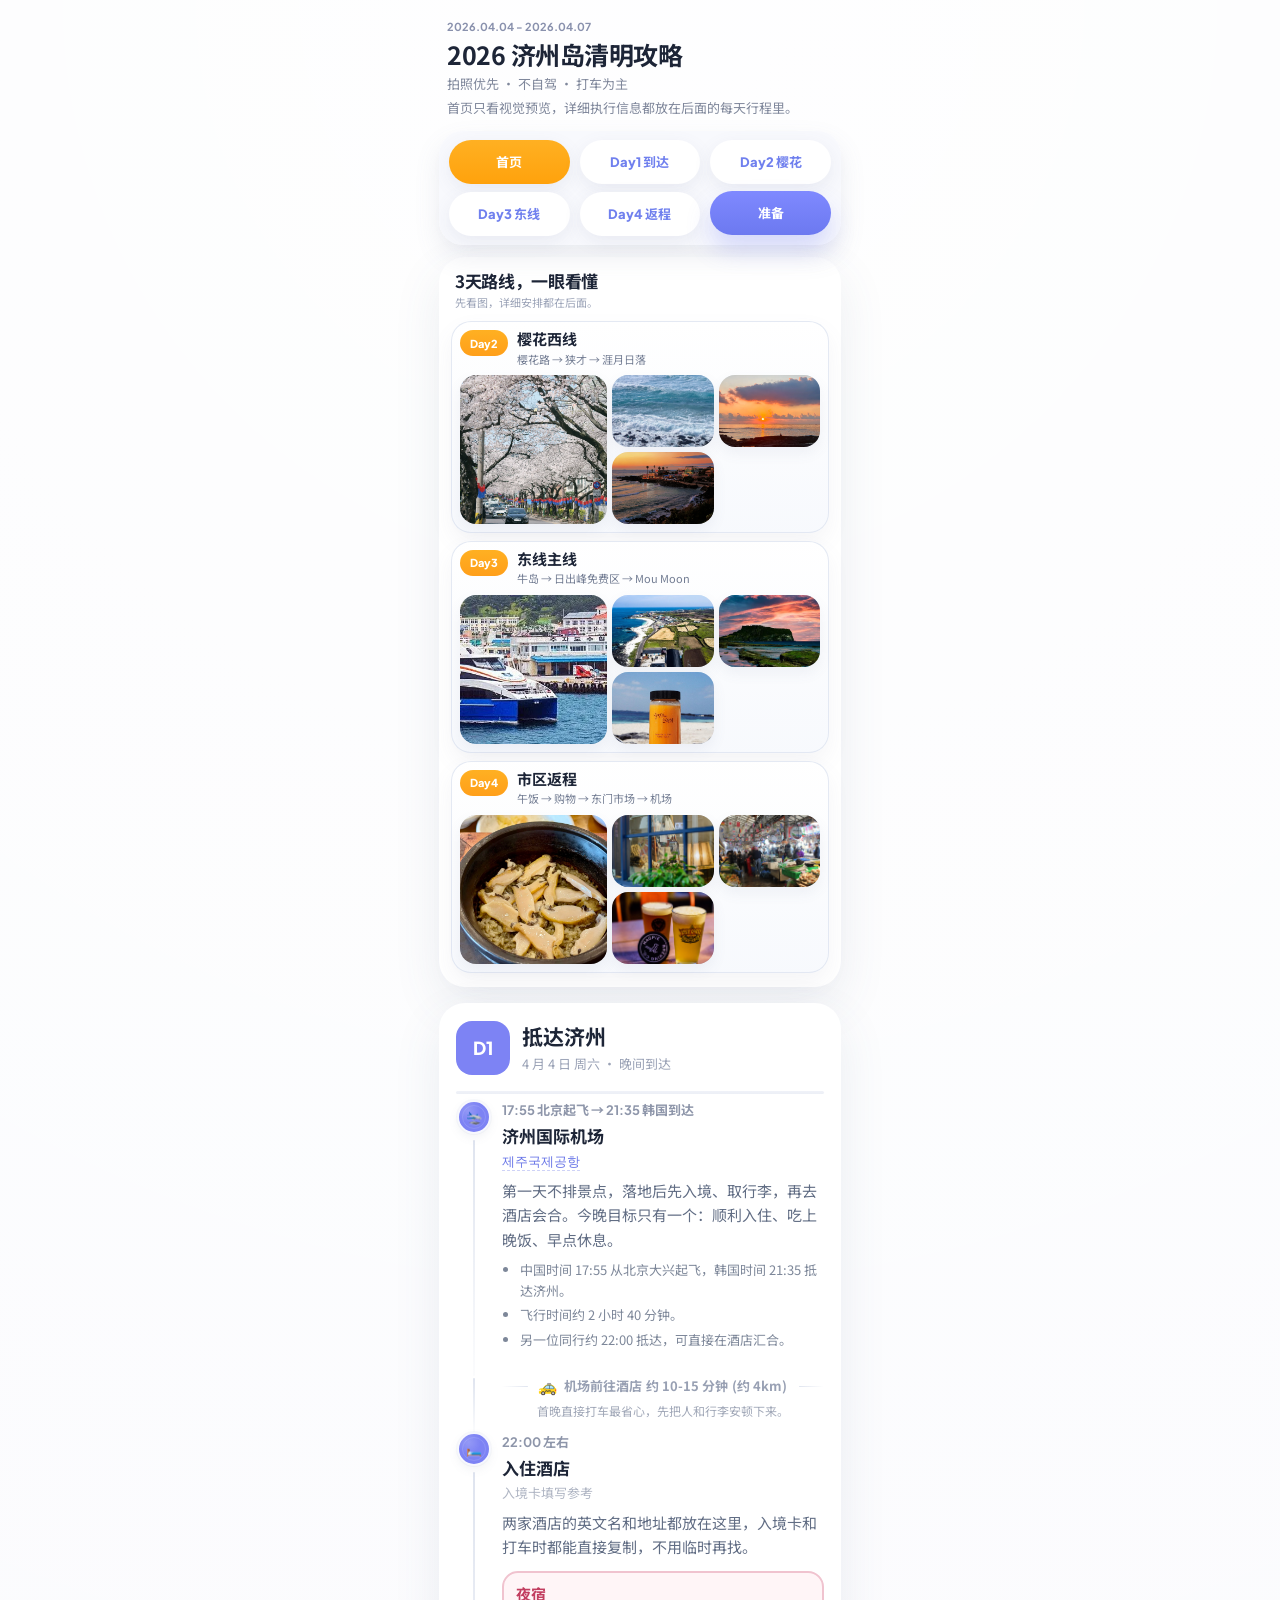
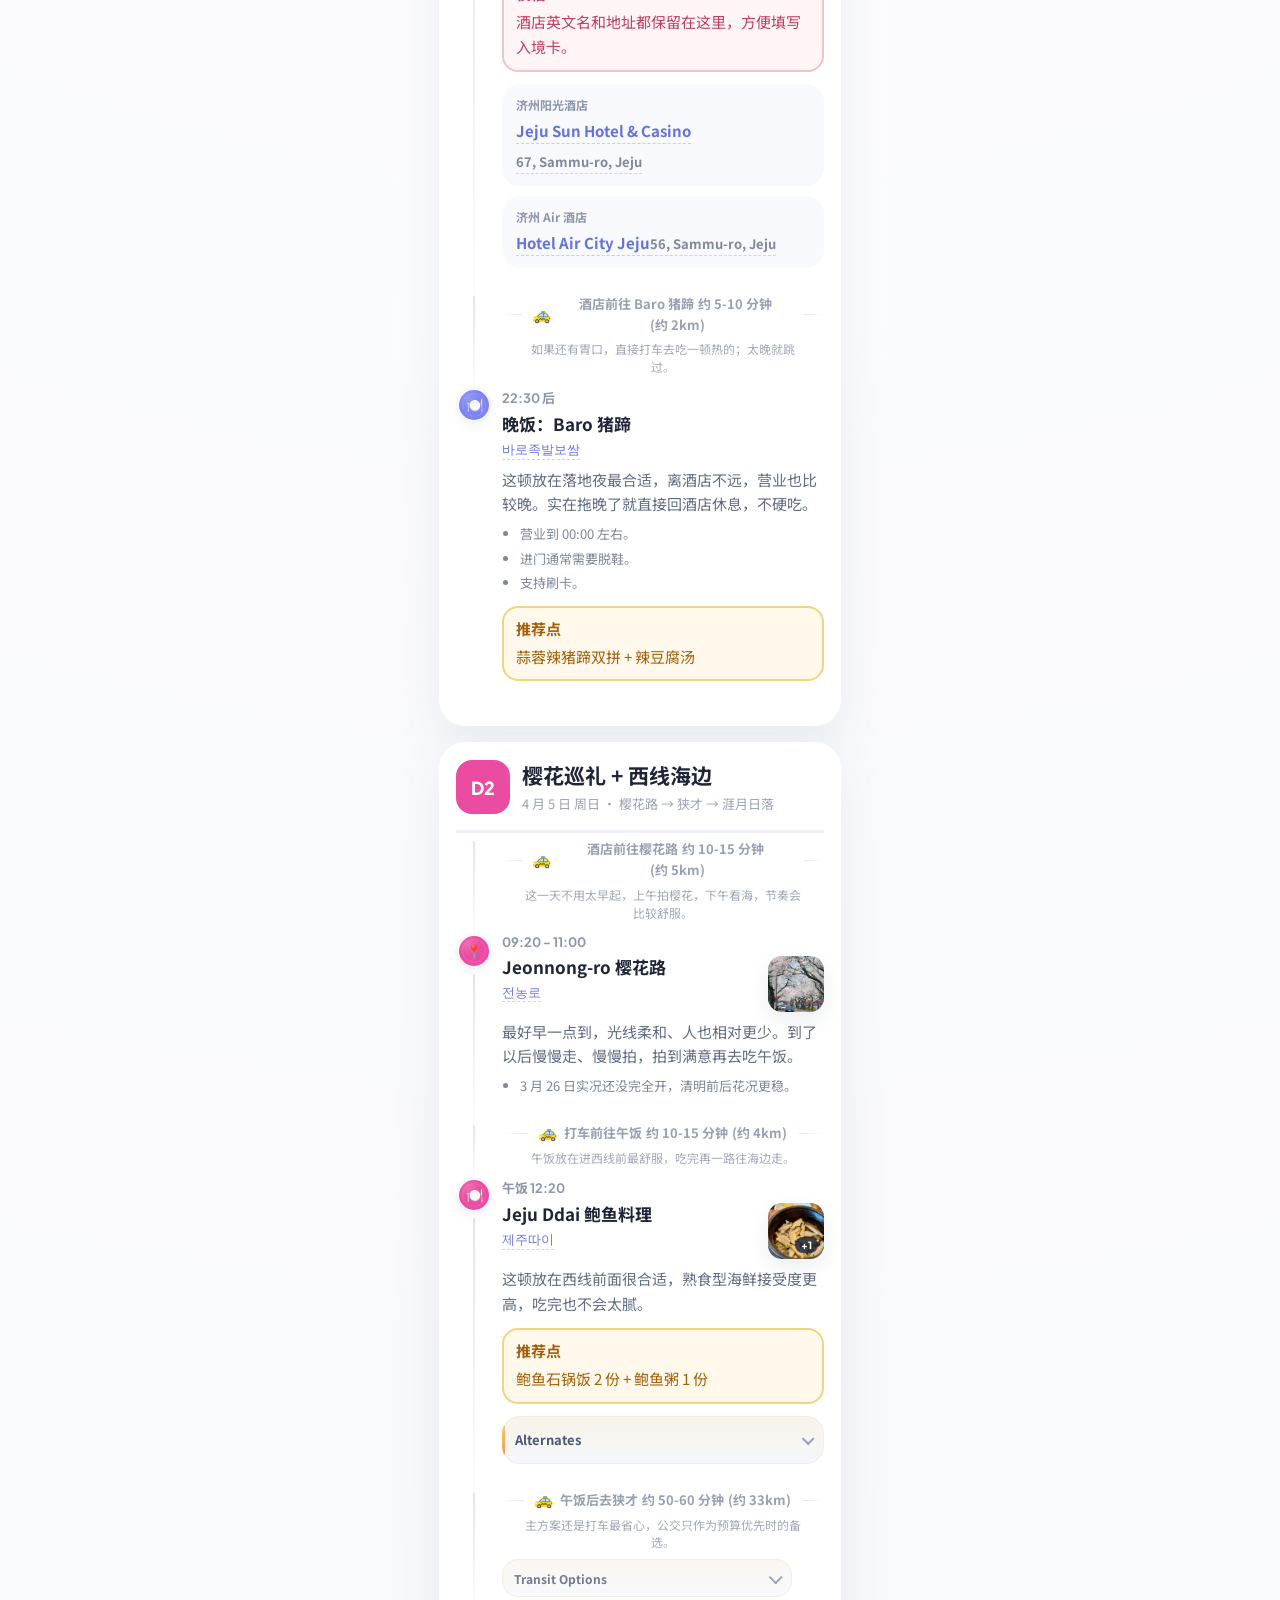
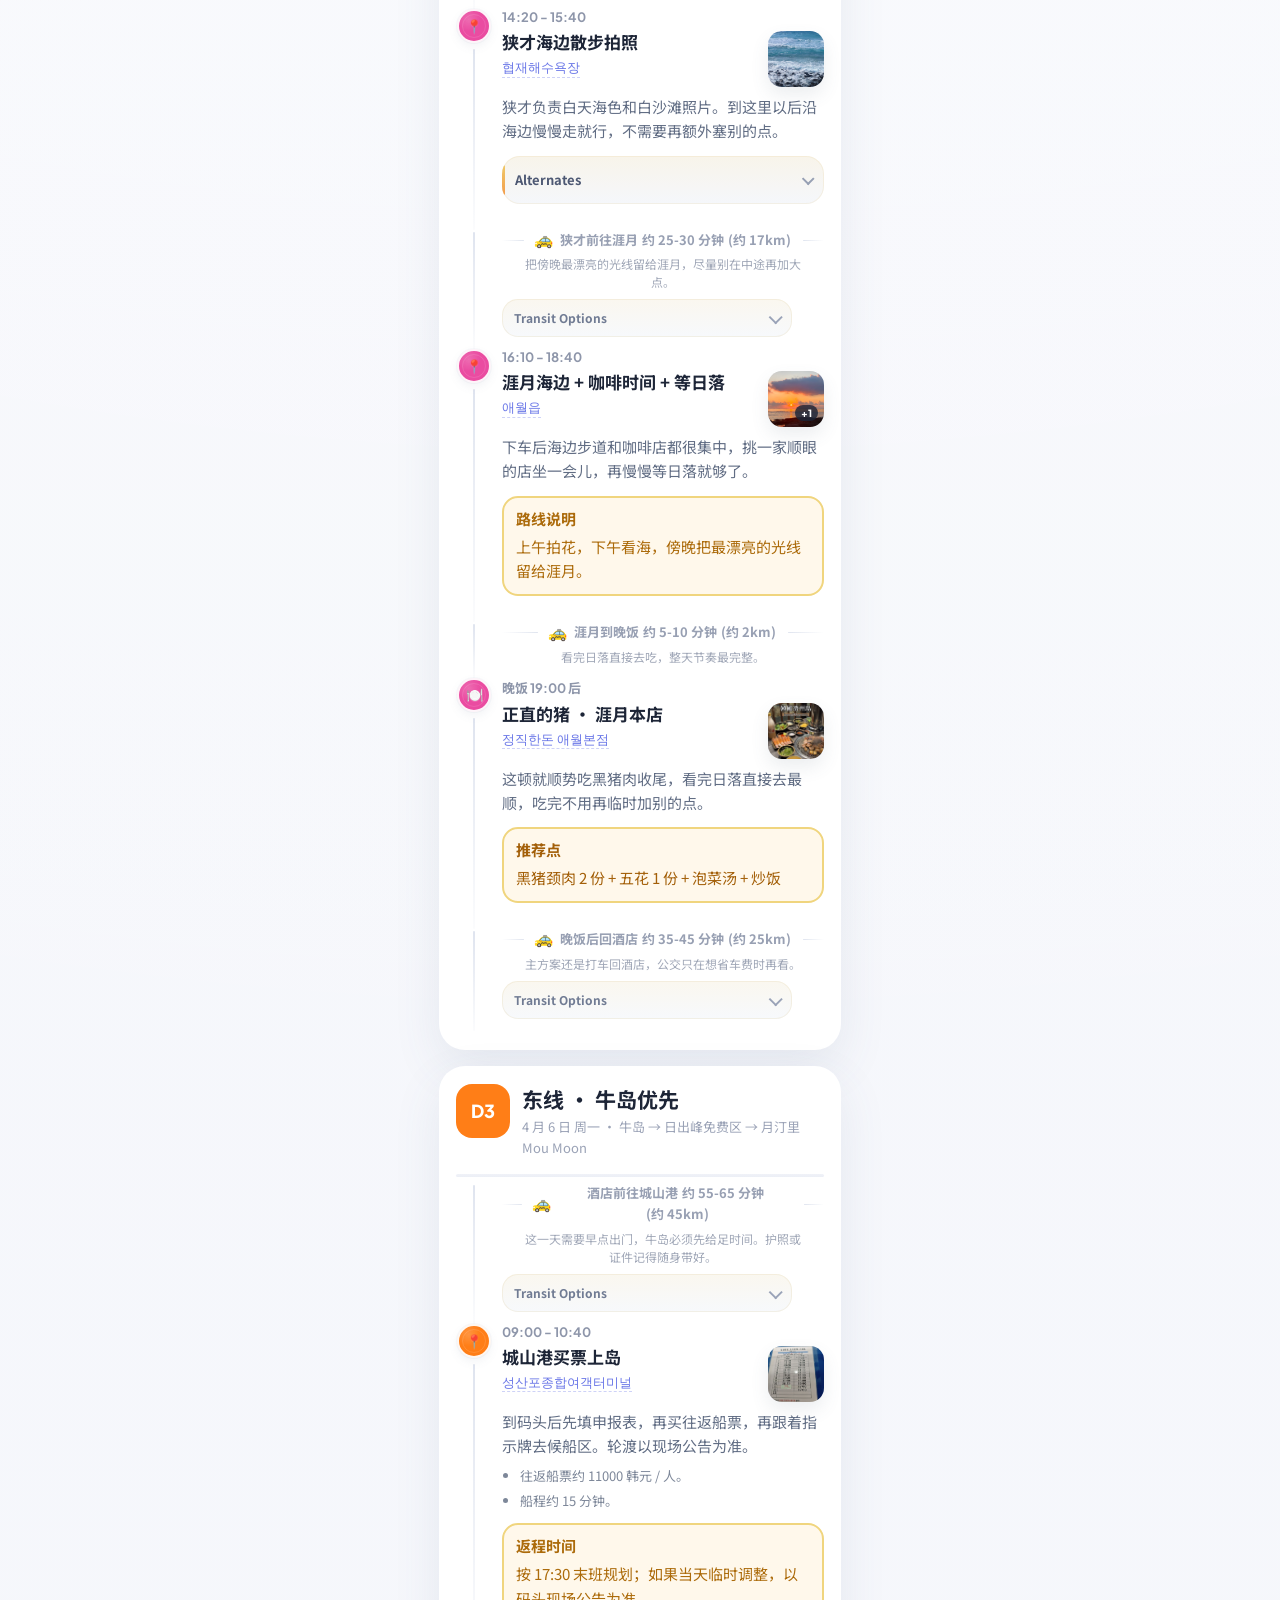
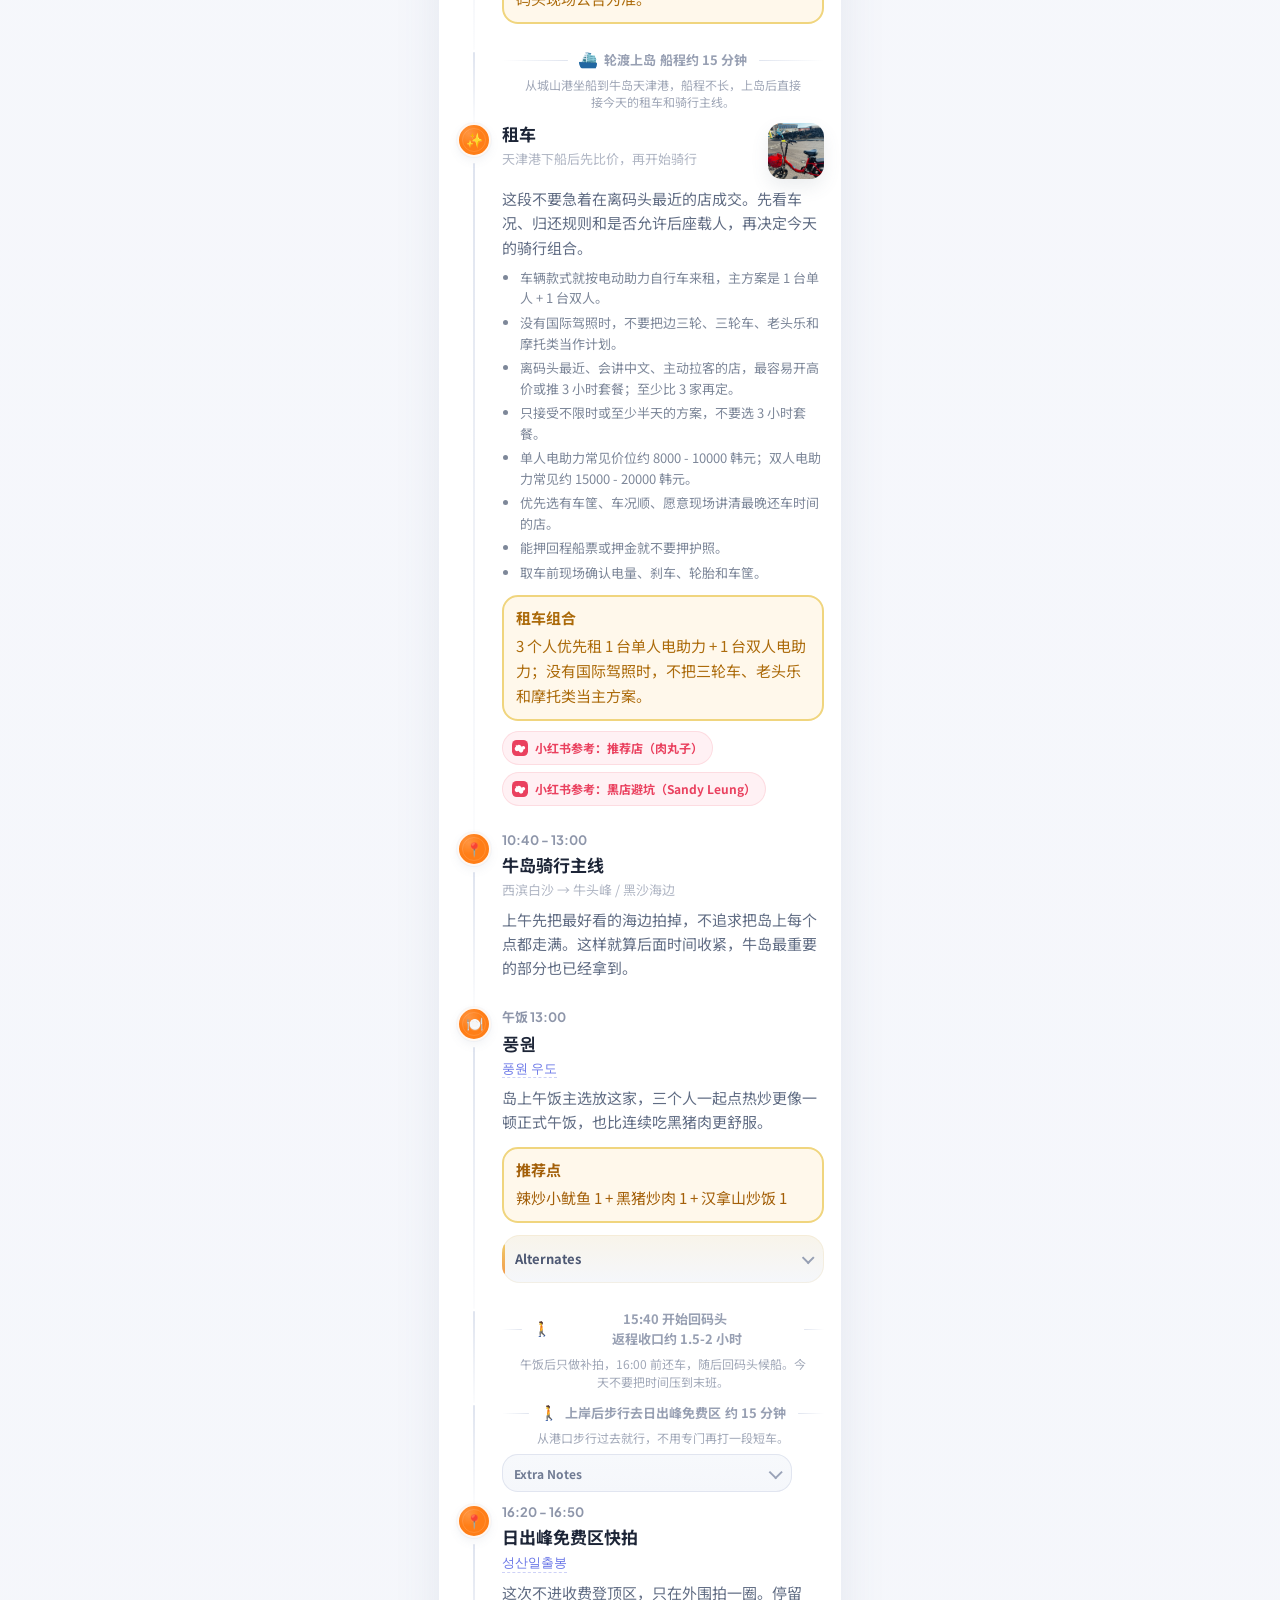
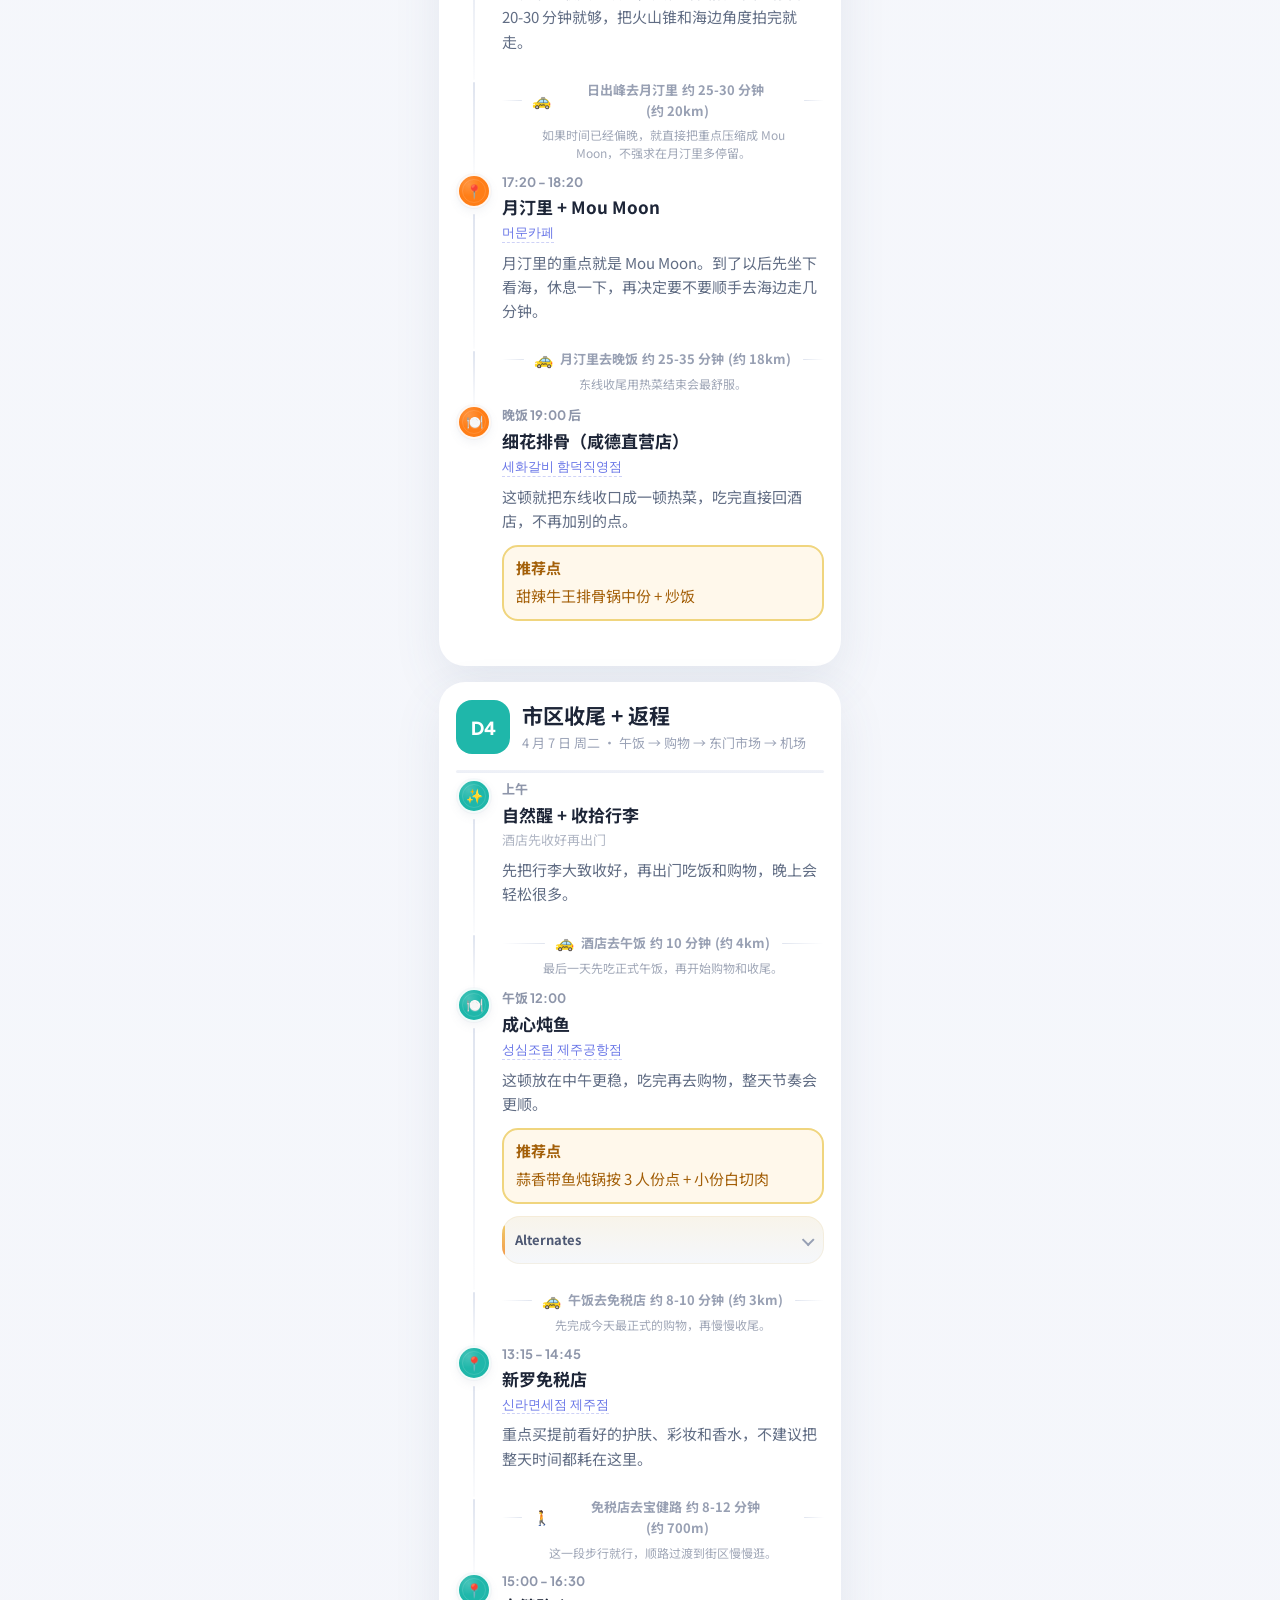
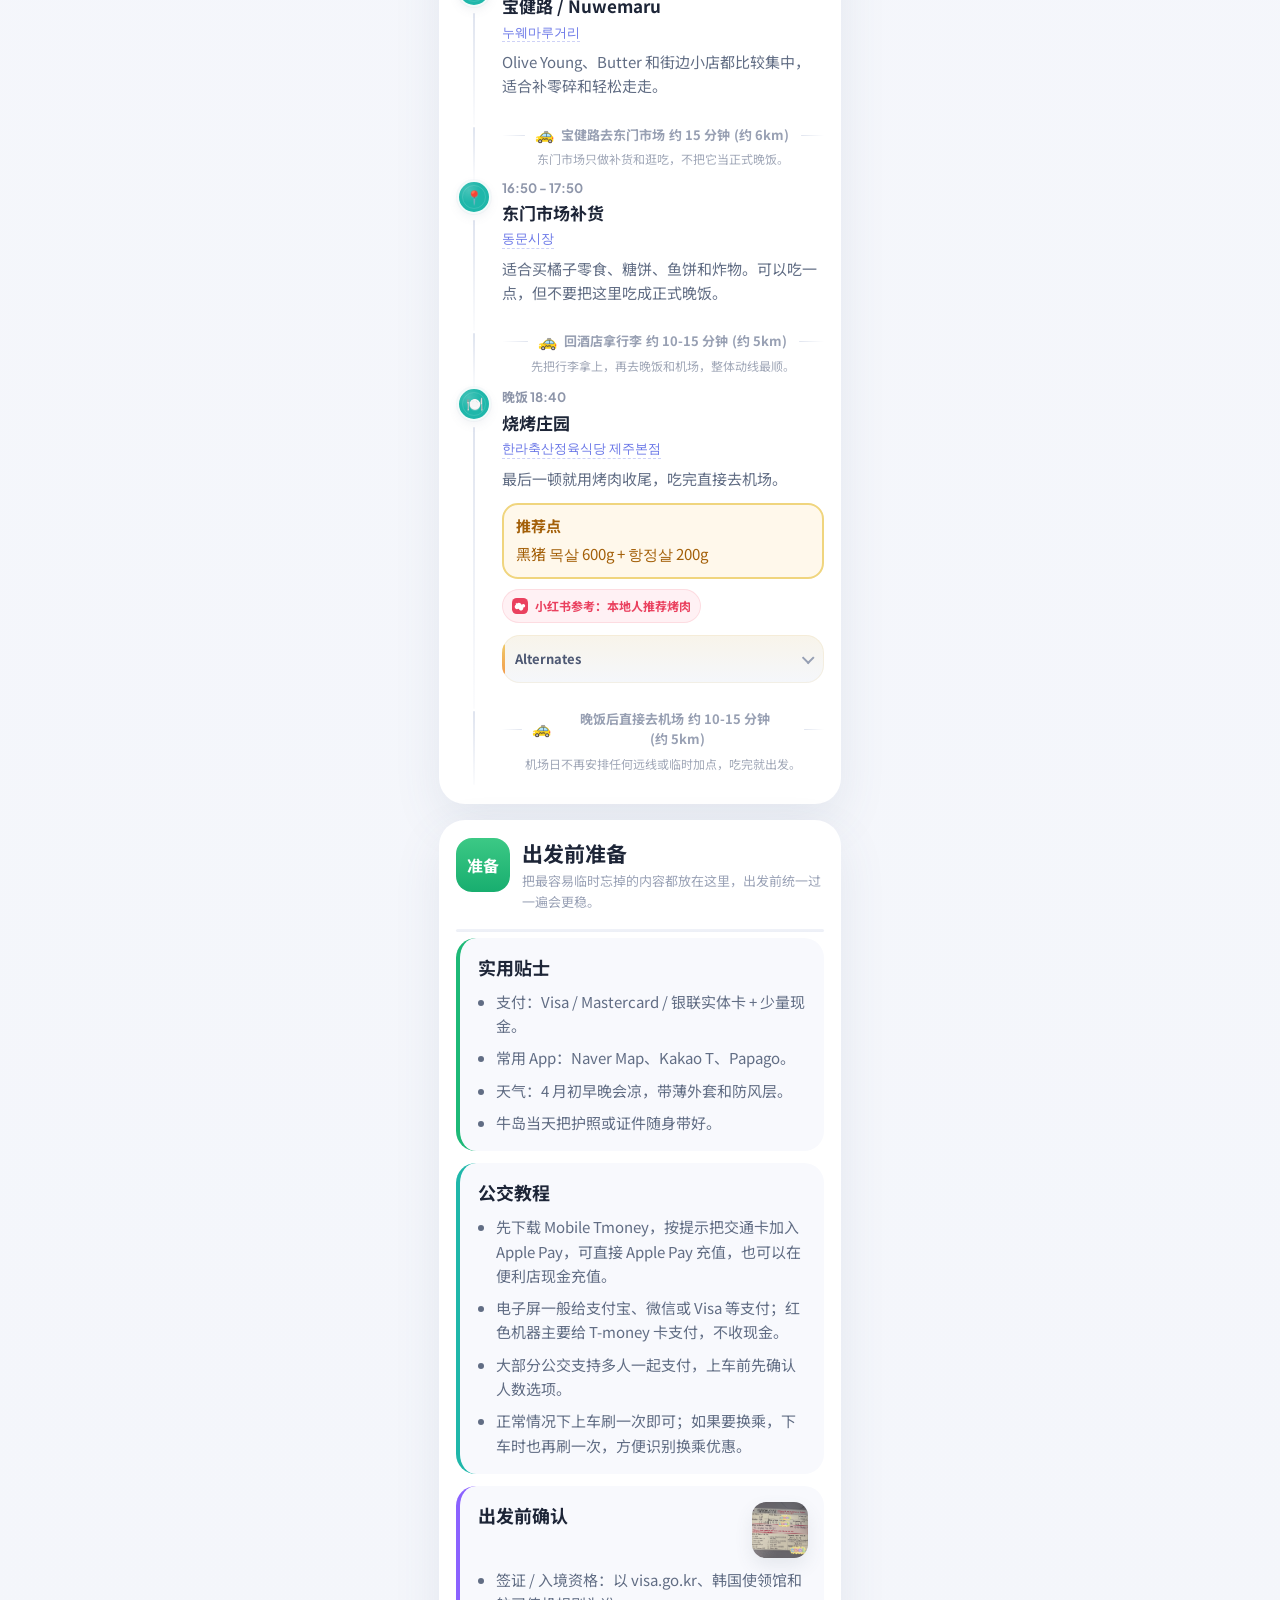
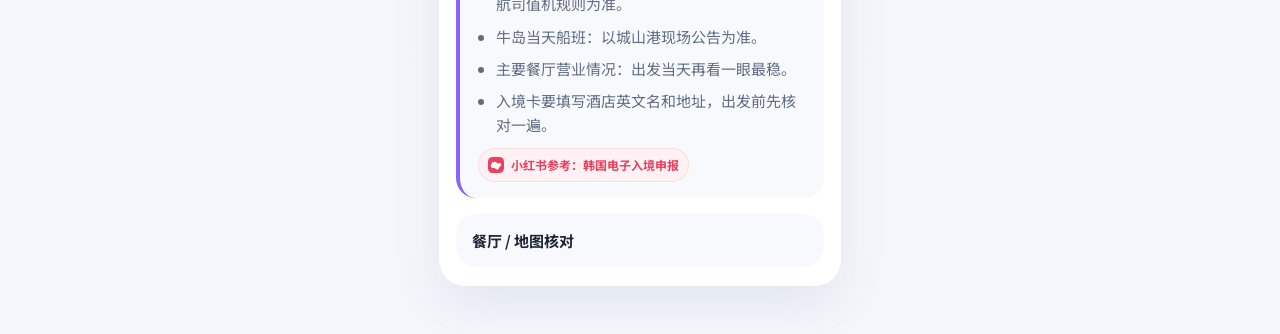
<file: jeju/index.html>
<!doctype html>
<html lang="zh-CN">
  <head>
    <meta charset="UTF-8" />
    <meta name="viewport" content="width=device-width, initial-scale=1.0, viewport-fit=cover" />
    <link rel="icon" type="image/png" sizes="32x32" href="./favicon-32.png" />
    <link rel="apple-touch-icon" sizes="180x180" href="./apple-touch-icon.png" />
    <link rel="manifest" href="./manifest.webmanifest" />
    <title>2026 济州岛清明攻略</title>
    <meta
      name="description"
      content="移动端优先的济州岛清明攻略，包含分日时间轴、打车落点、餐厅备选、购物收尾和出发前提醒。"
    />
    <meta name="theme-color" content="#9adcf7" />
    <meta name="apple-mobile-web-app-capable" content="yes" />
    <meta name="mobile-web-app-capable" content="yes" />
    <meta name="apple-mobile-web-app-title" content="Jeju攻略" />
    <meta name="application-name" content="Jeju攻略" />
    <meta name="apple-mobile-web-app-status-bar-style" content="default" />
    <script type="module" crossorigin src="./assets/index-CFVcEUNM.js"></script>
    <link rel="stylesheet" crossorigin href="./assets/index-BBR-EUDz.css">
  </head>
  <body>
    <div id="root"></div>
  </body>
</html>
</file>
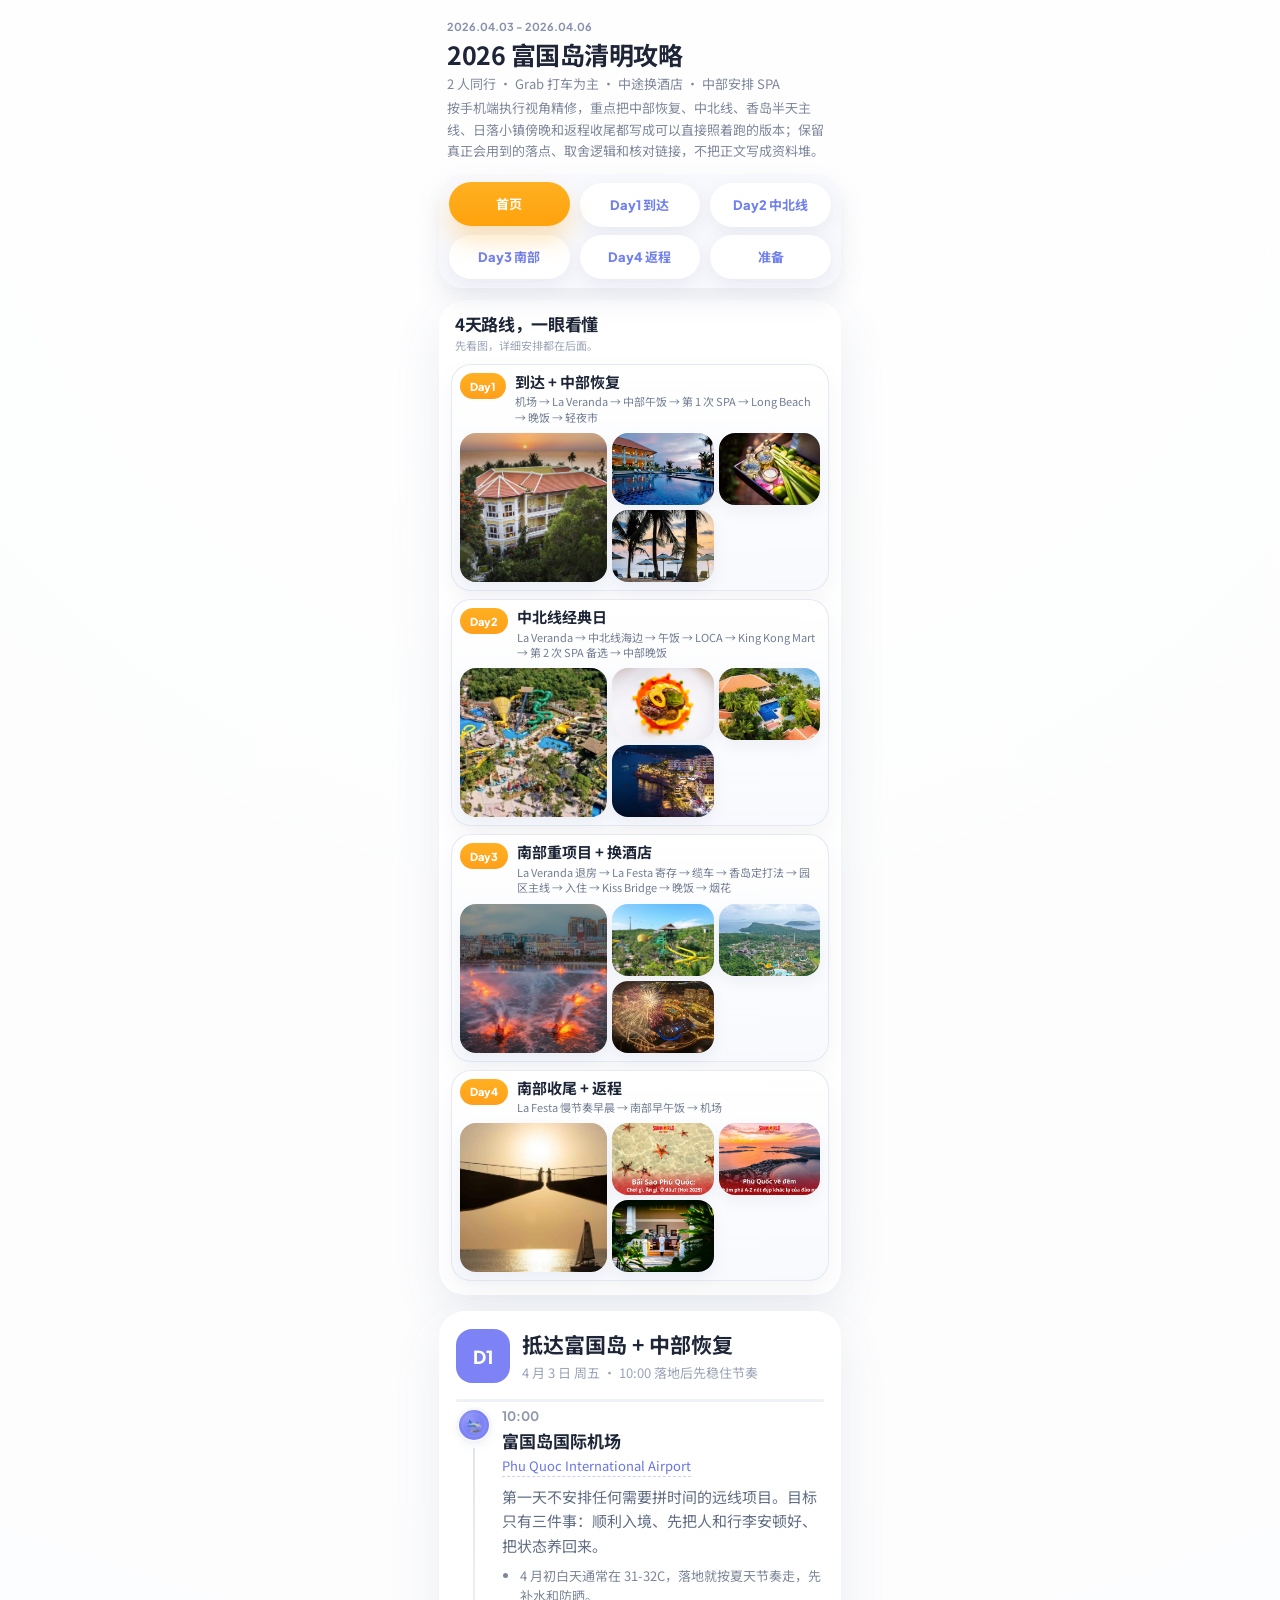
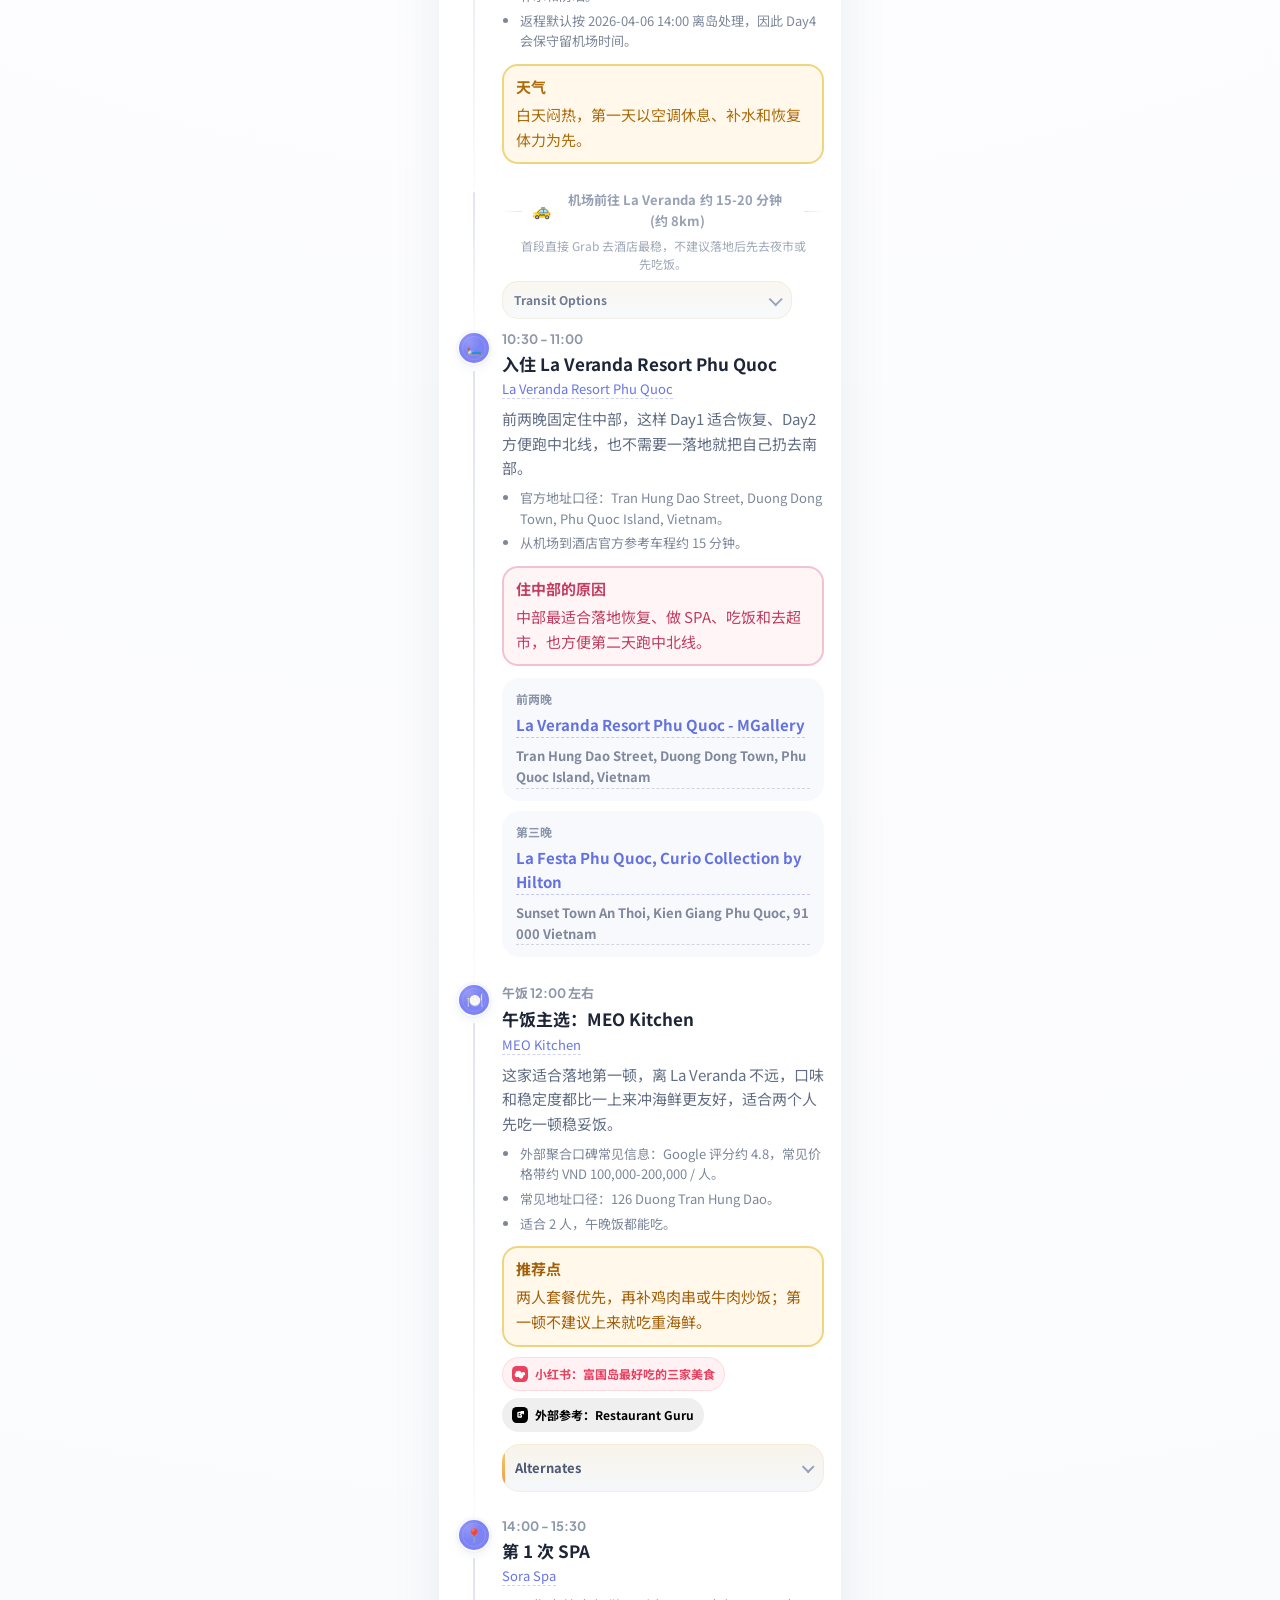
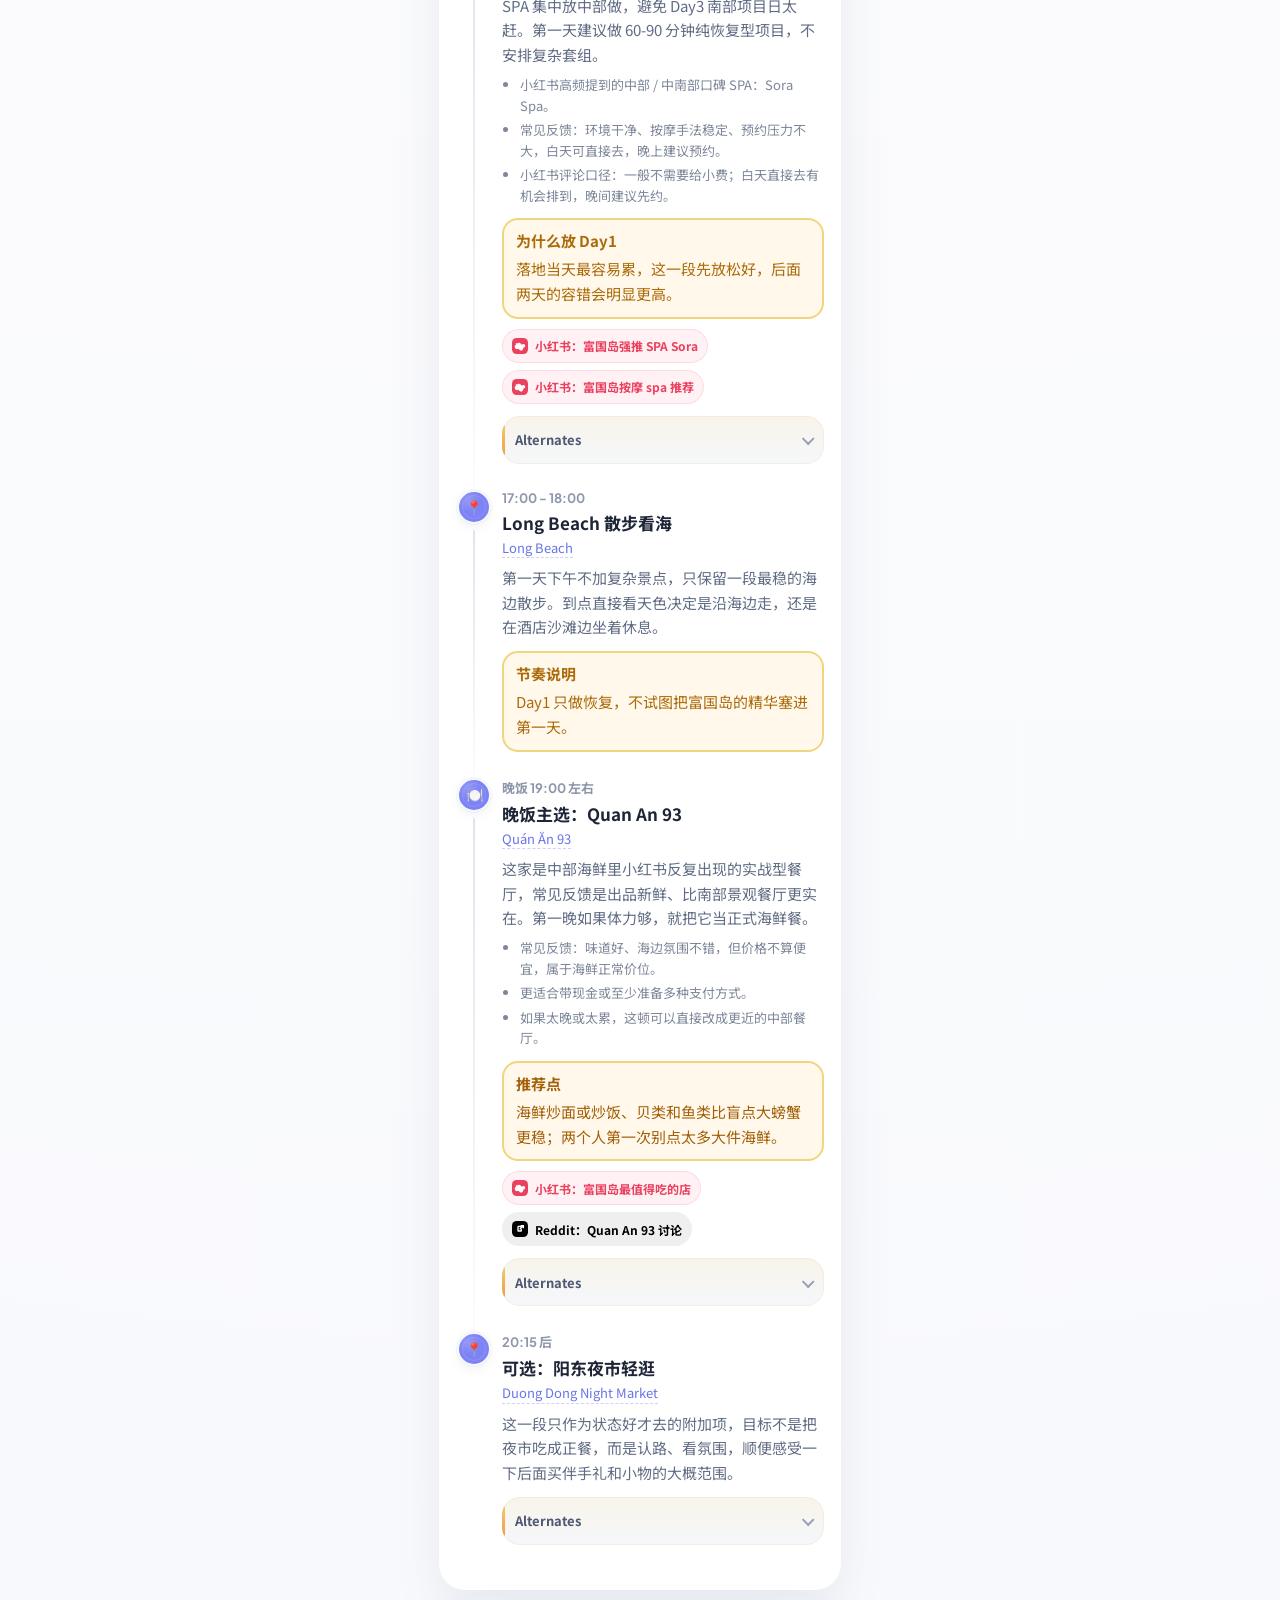
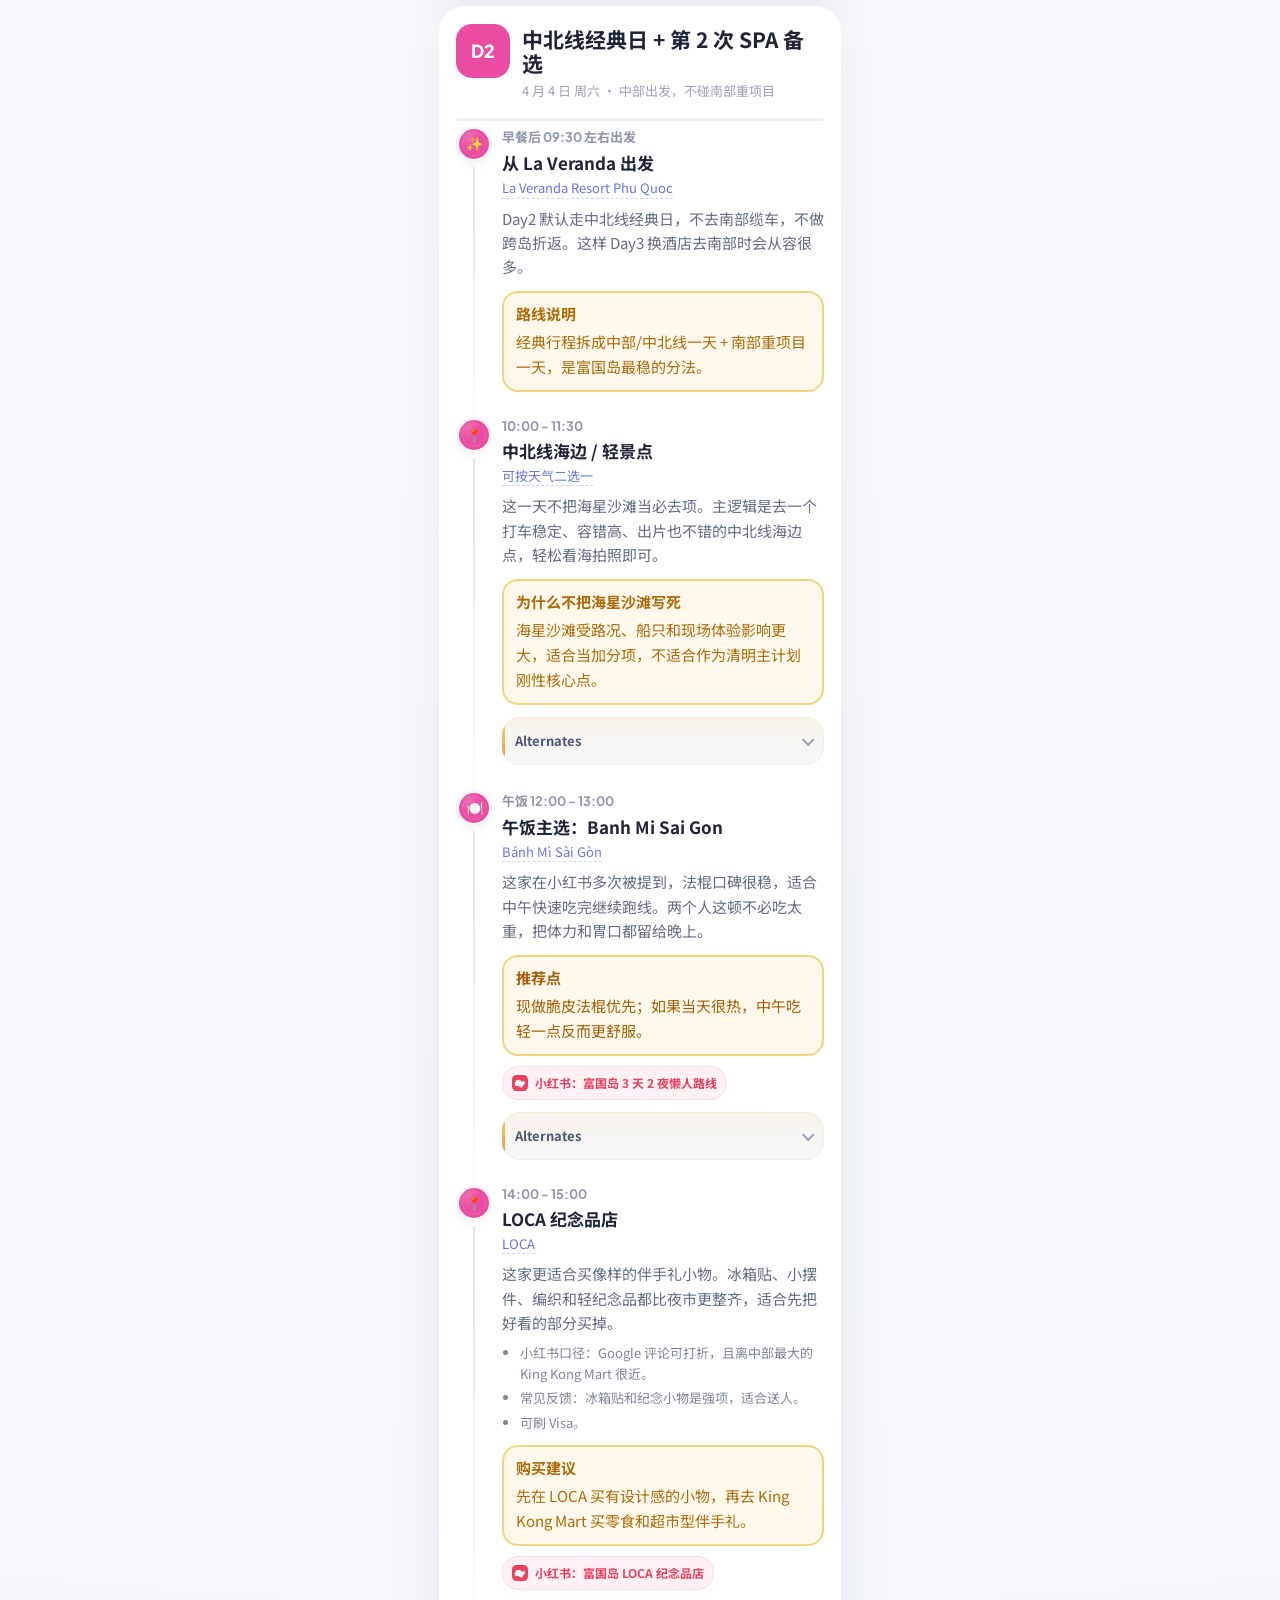
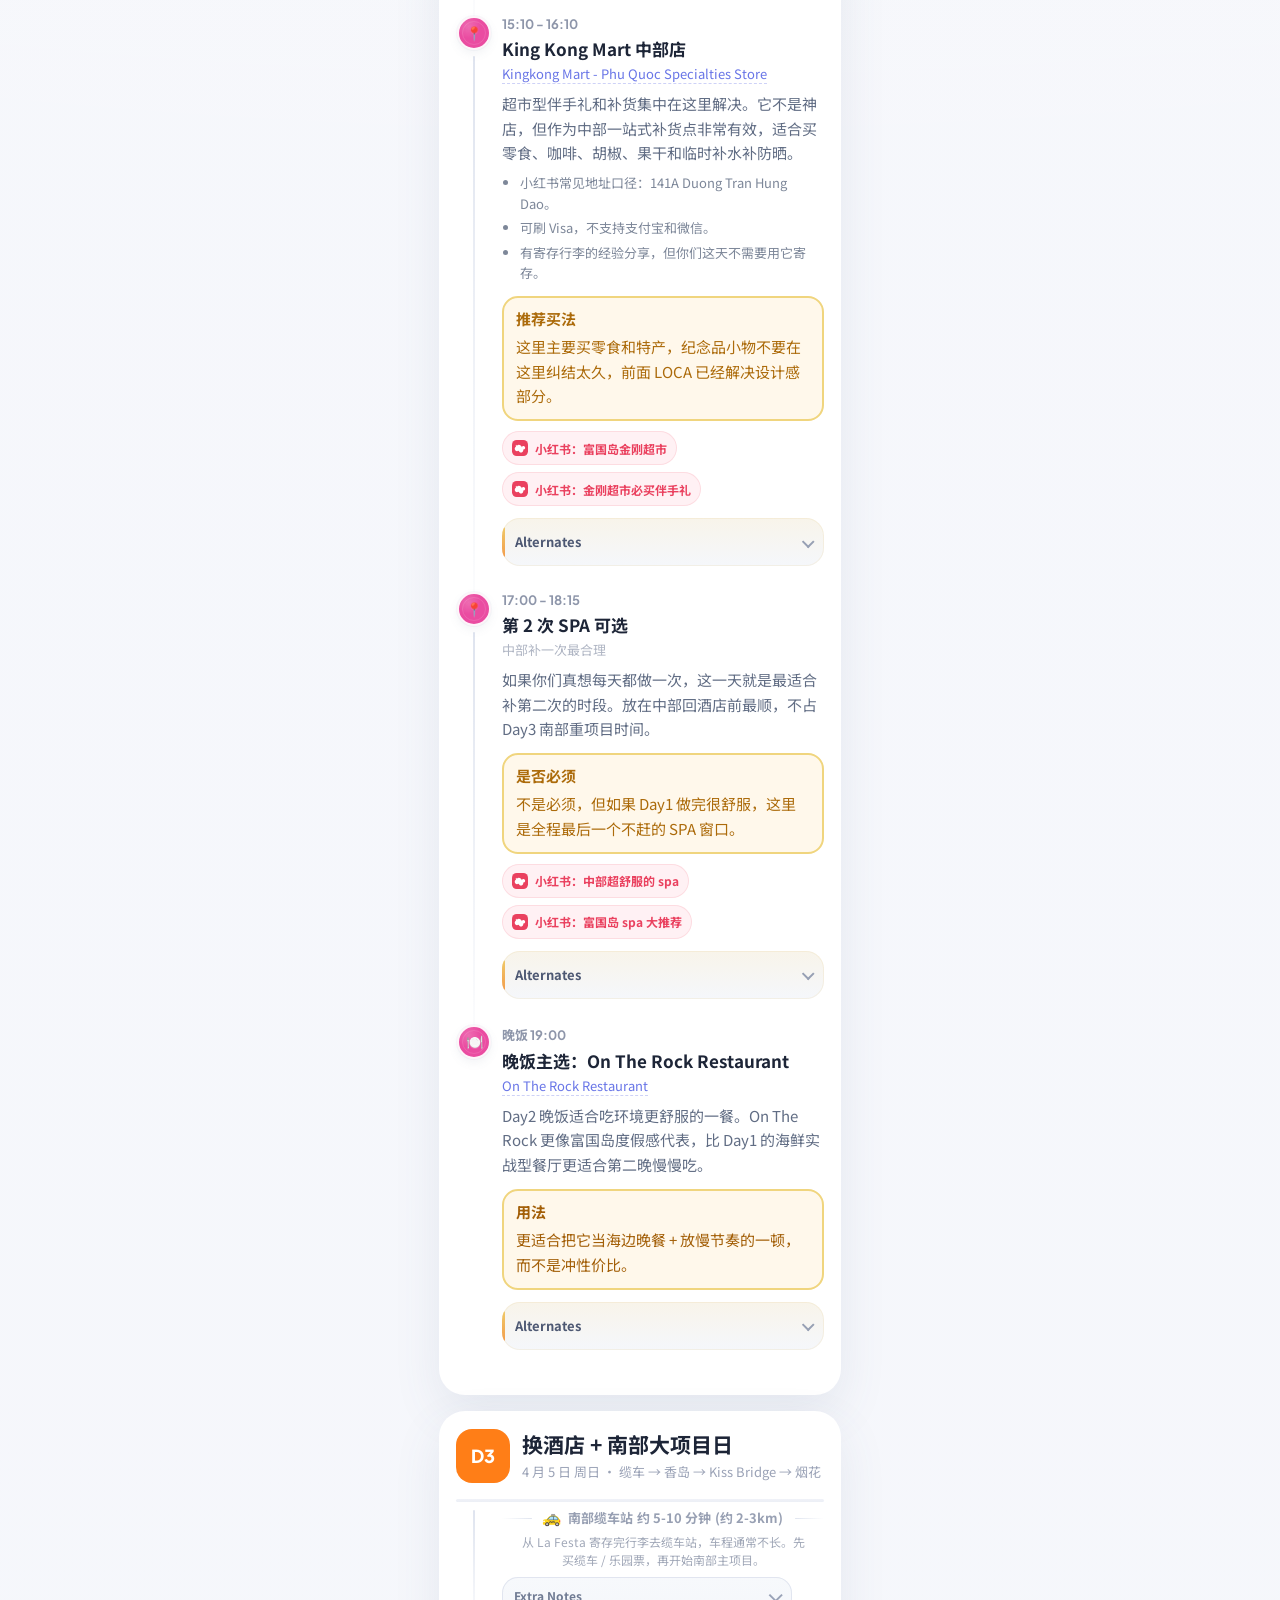
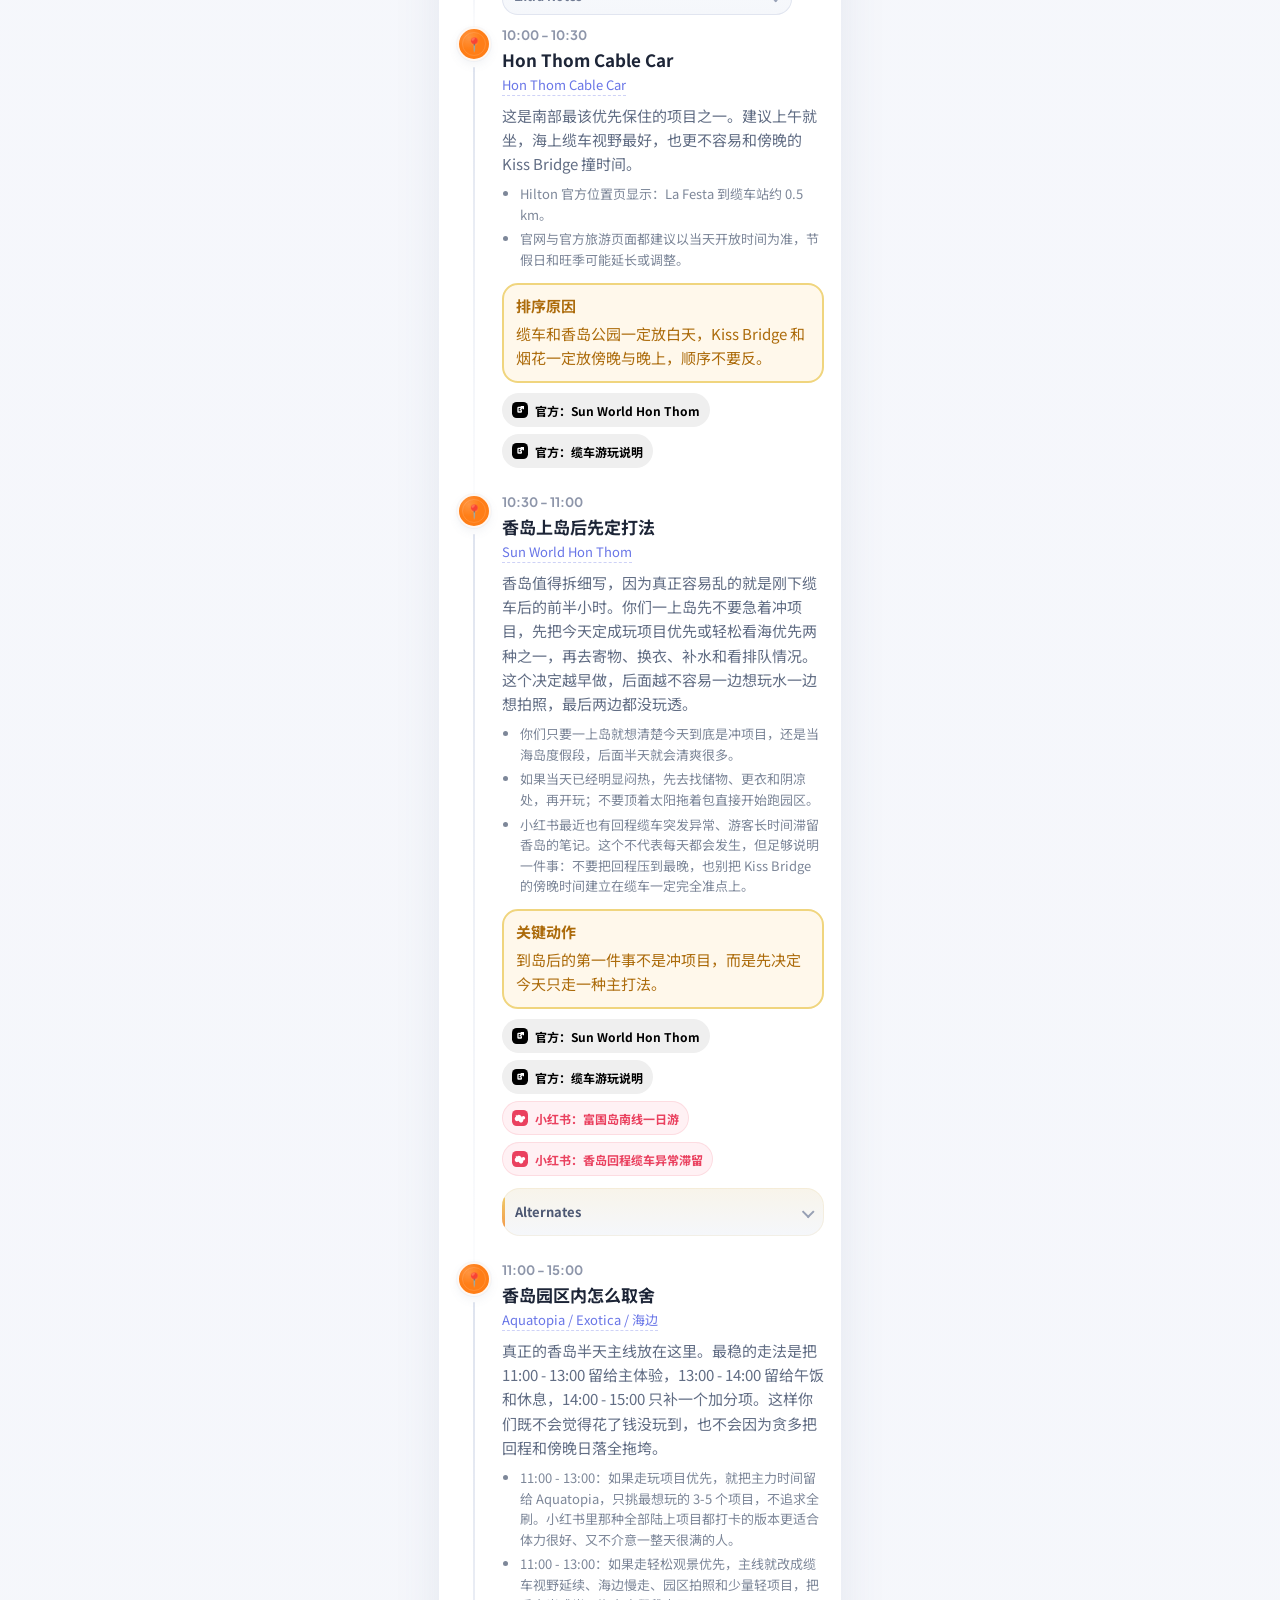
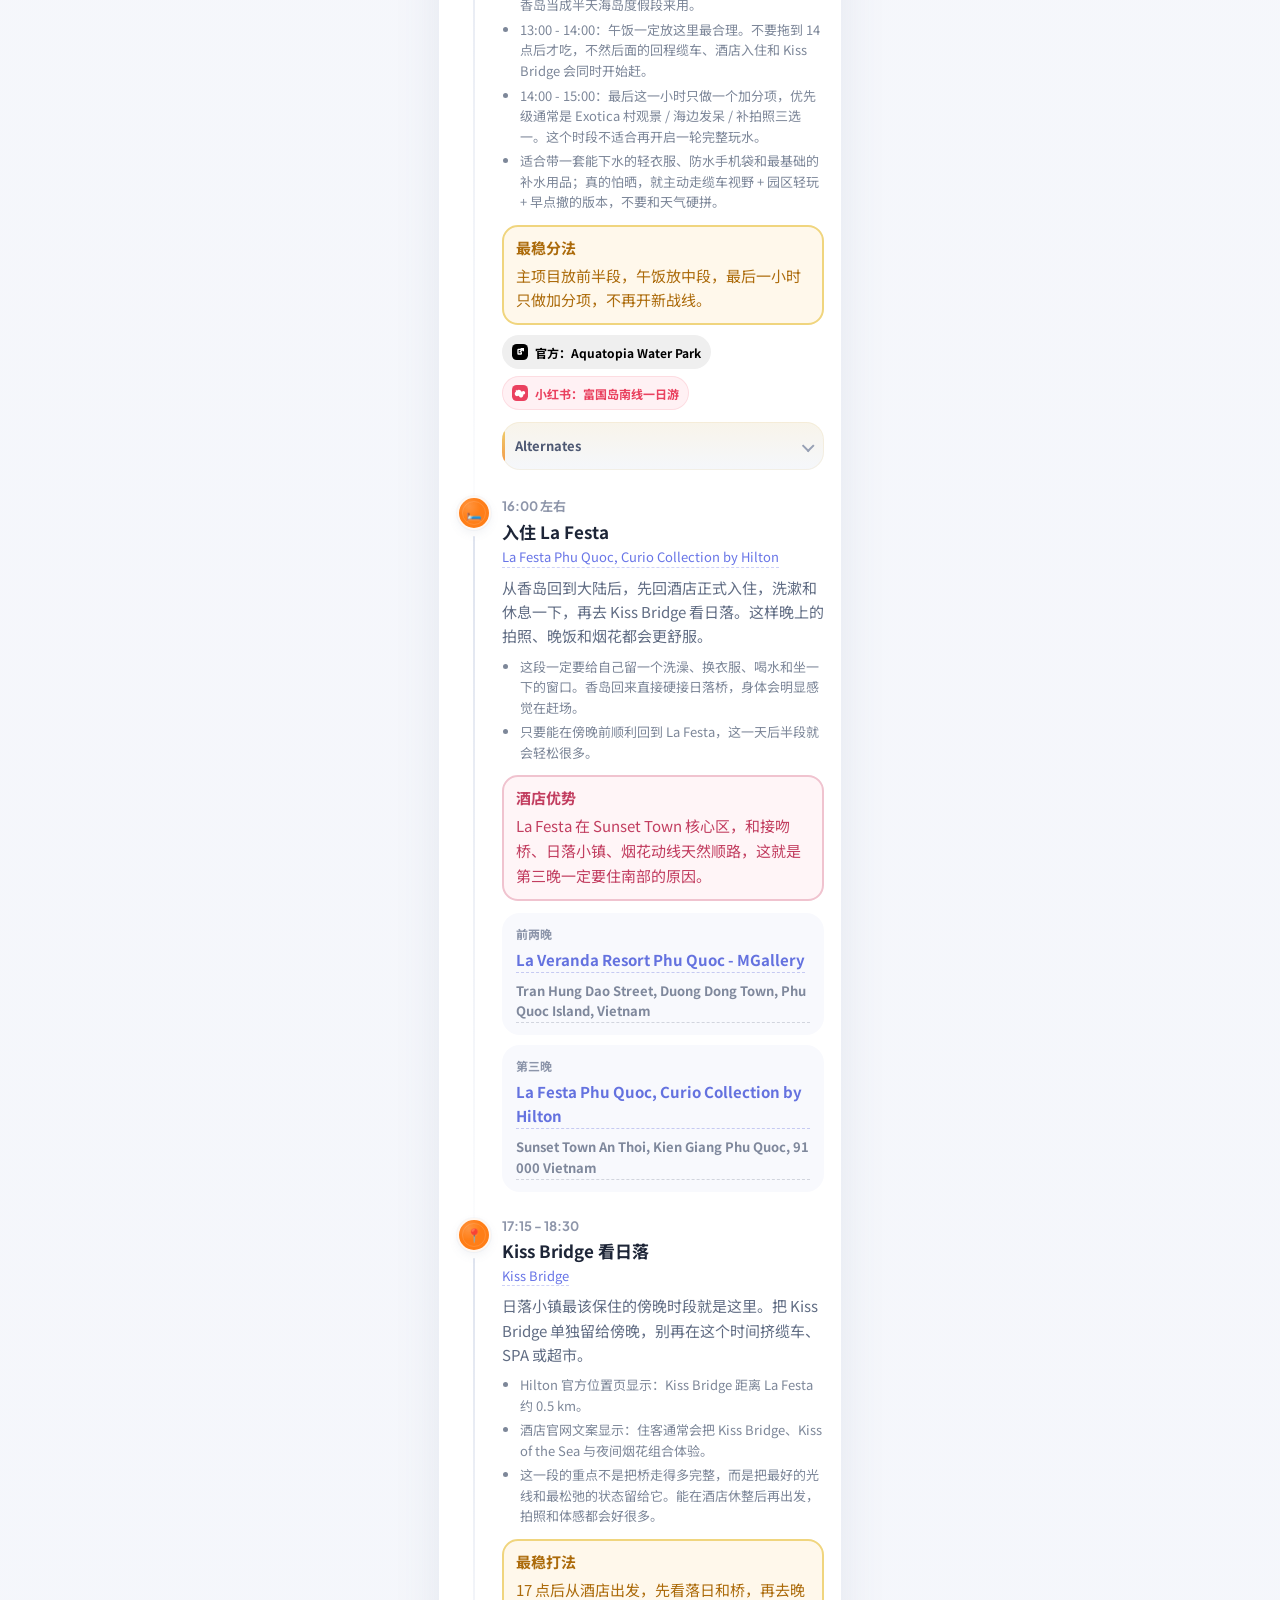
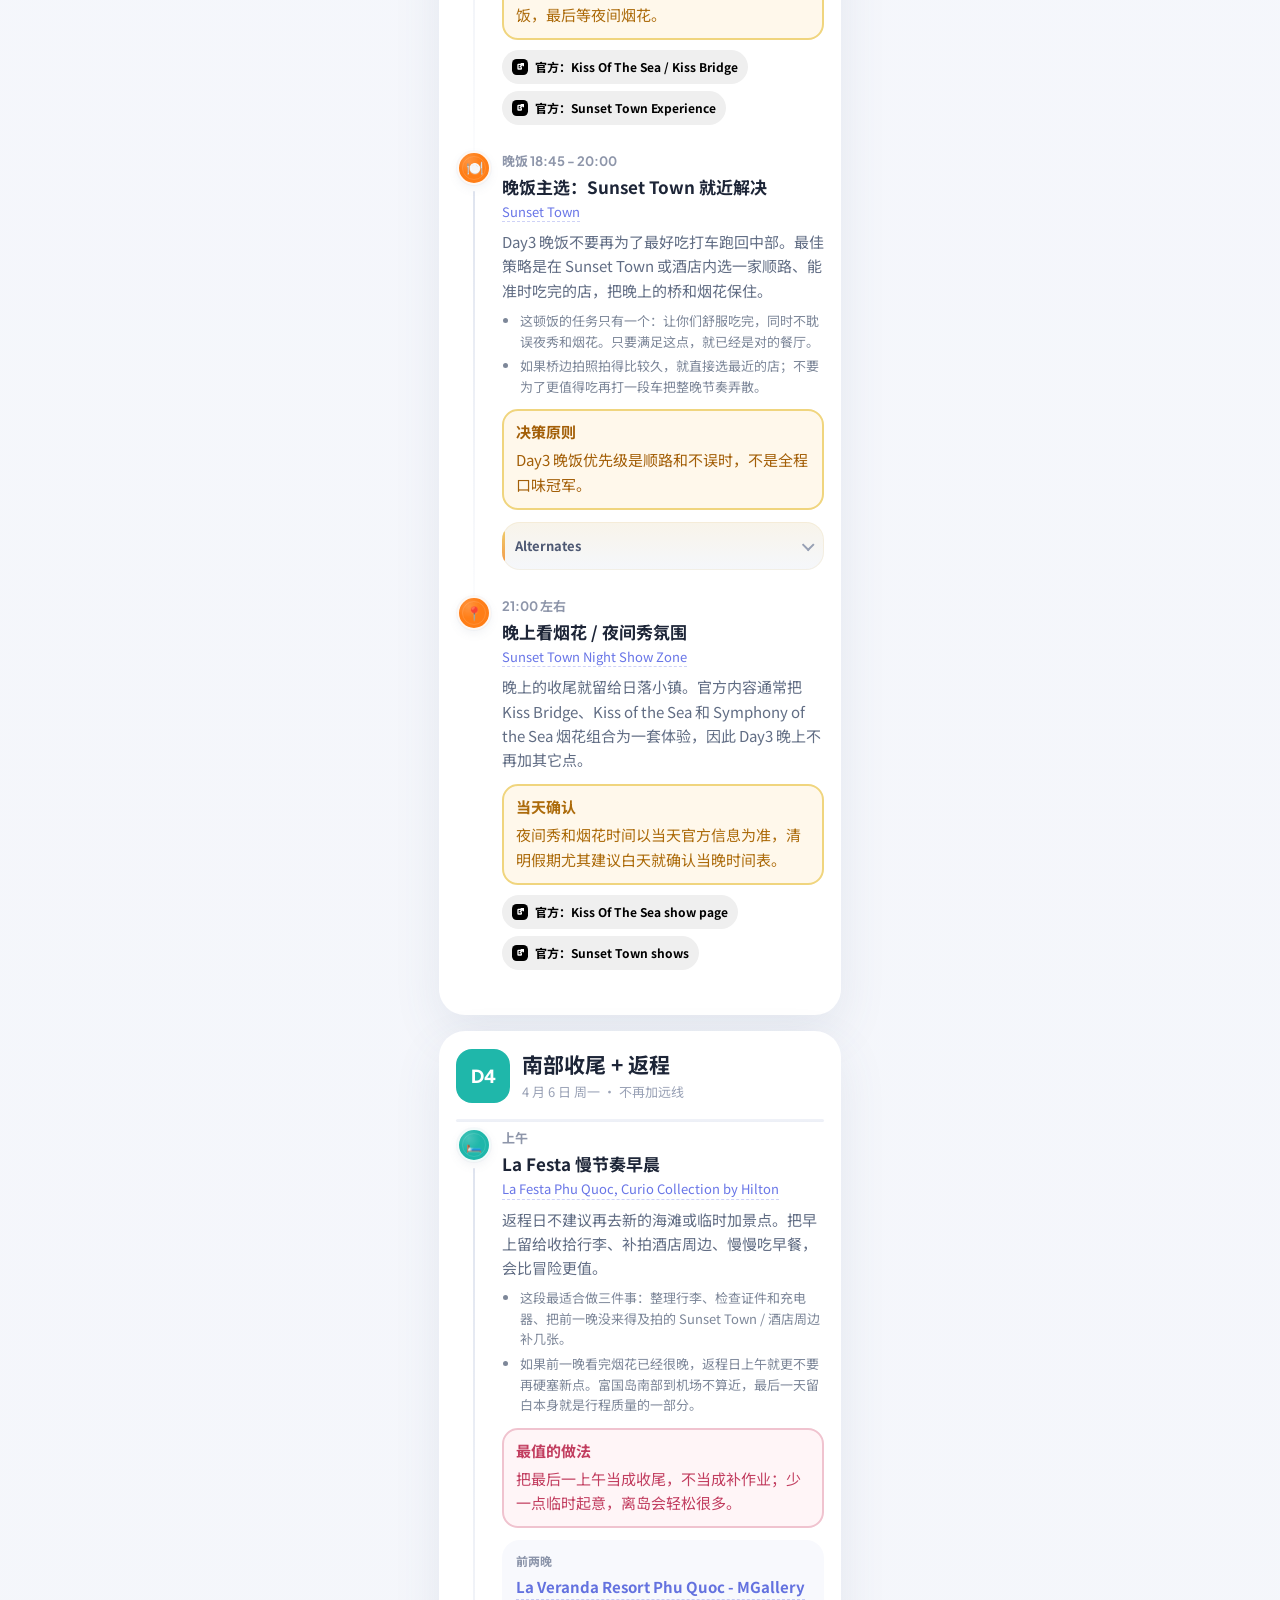
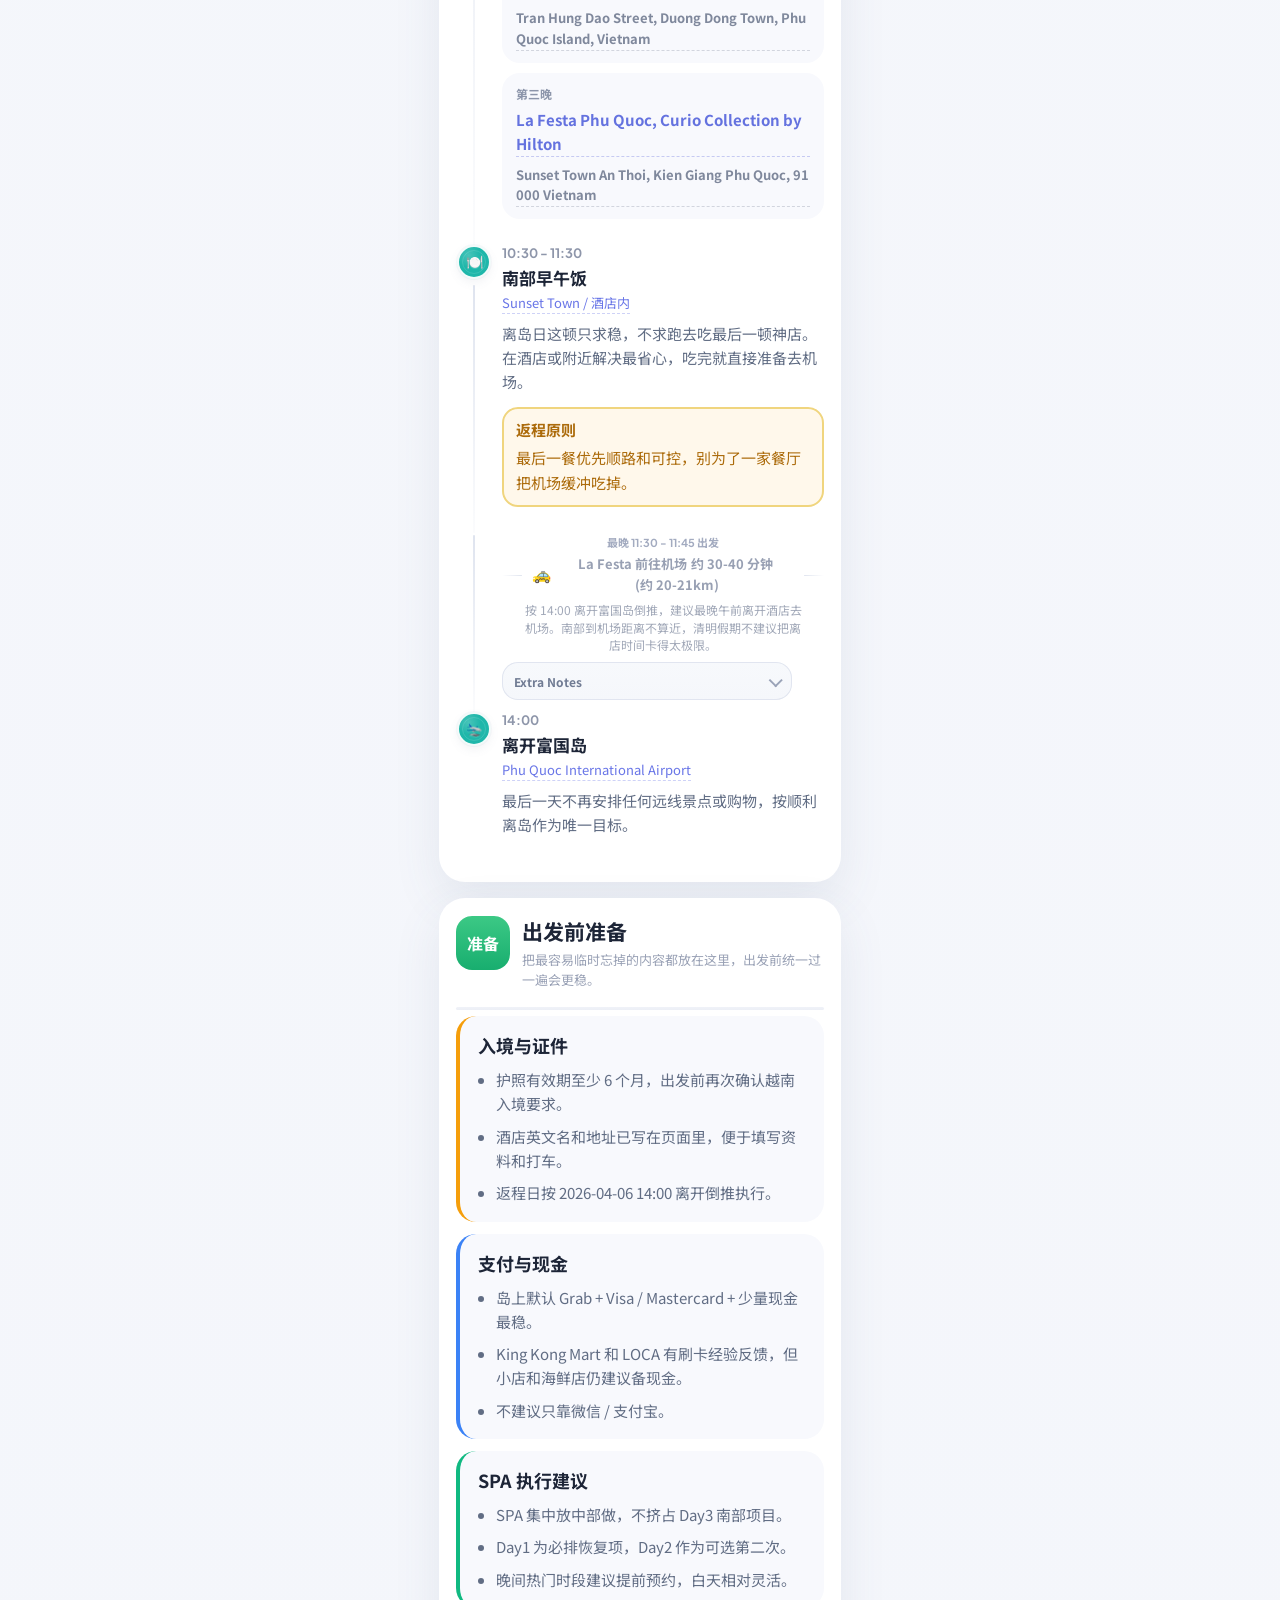
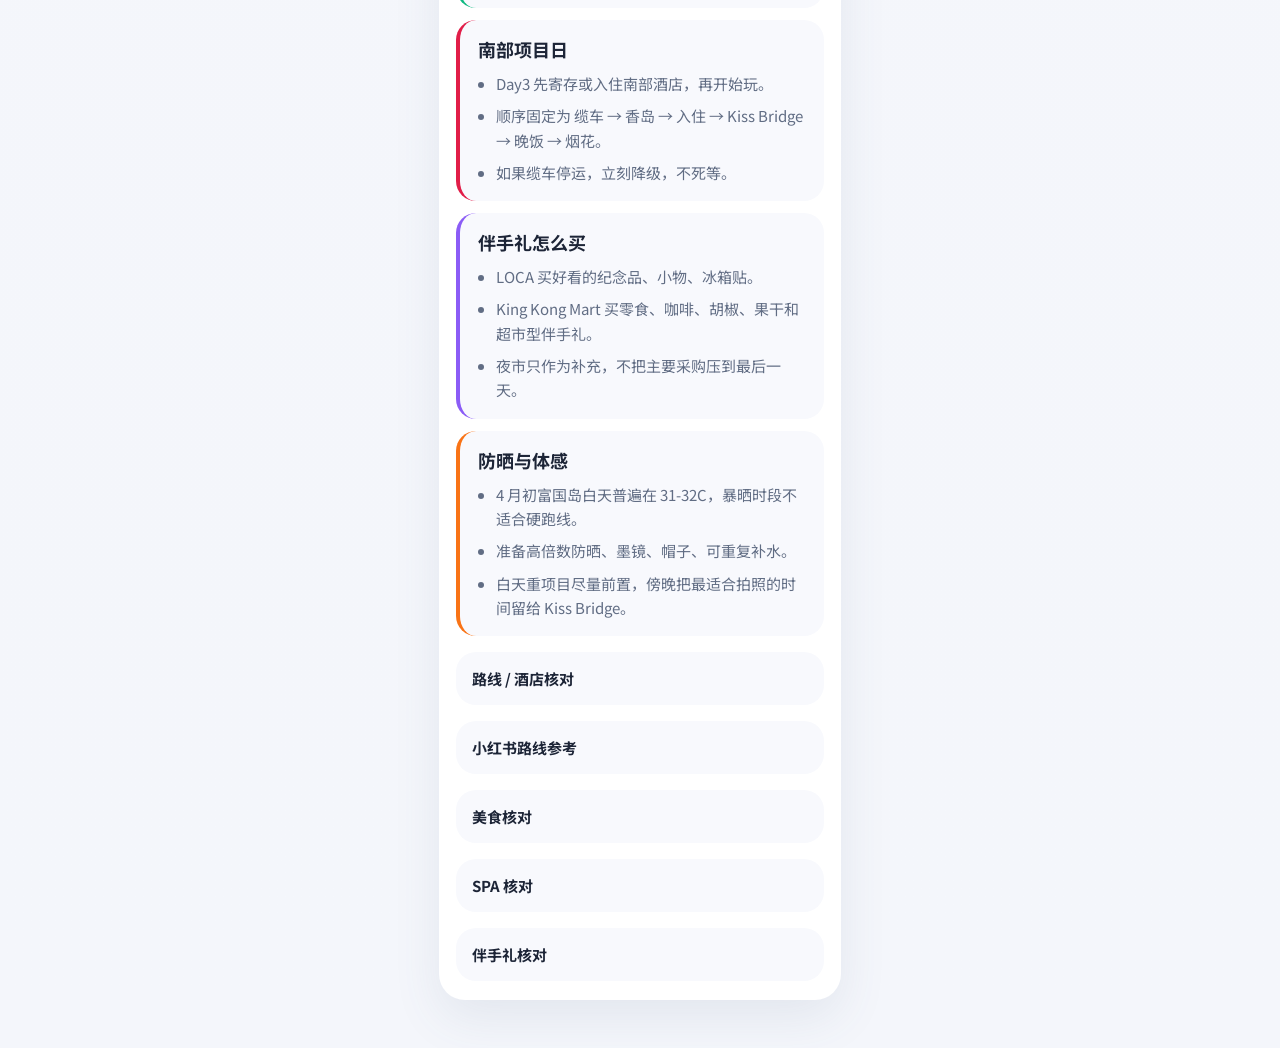
<file: phu/index.html>
<!doctype html>
<html lang="zh-CN">
  <head>
    <meta charset="UTF-8" />
    <meta name="viewport" content="width=device-width, initial-scale=1.0, viewport-fit=cover" />
    <link rel="icon" type="image/png" sizes="32x32" href="./favicon-32.png" />
    <link rel="apple-touch-icon" sizes="180x180" href="./apple-touch-icon.png" />
    <link rel="manifest" href="./manifest.webmanifest" />
    <title>2026 富国岛清明攻略</title>
    <meta
      name="description"
      content="移动端优先的富国岛清明攻略，包含分日时间轴、换酒店、香岛主线、日落小镇和返程提醒。"
    />
    <meta name="theme-color" content="#9adcf7" />
    <meta name="apple-mobile-web-app-capable" content="yes" />
    <meta name="mobile-web-app-capable" content="yes" />
    <meta name="apple-mobile-web-app-title" content="Phu攻略" />
    <meta name="application-name" content="Phu攻略" />
    <meta name="apple-mobile-web-app-status-bar-style" content="default" />
    <script type="module" crossorigin src="./assets/index-DBf4TRur.js"></script>
    <link rel="stylesheet" crossorigin href="./assets/index-BBR-EUDz.css">
  </head>
  <body>
    <div id="root"></div>
  </body>
</html>
</file>
<file: jeju/assets/index-BBR-EUDz.css>
@font-face{font-family:Plus Jakarta Sans;font-style:normal;font-display:swap;font-weight:500;src:url([data-uri]) format("woff2"),url([data-uri]) format("woff");unicode-range:U+0460-052F,U+1C80-1C8A,U+20B4,U+2DE0-2DFF,U+A640-A69F,U+FE2E-FE2F}@font-face{font-family:Plus Jakarta Sans;font-style:normal;font-display:swap;font-weight:500;src:url(./plus-jakarta-sans-vietnamese-500-normal-DiU8zqi-.woff2) format("woff2"),url(./plus-jakarta-sans-vietnamese-500-normal-CvE5C8T-.woff) format("woff");unicode-range:U+0102-0103,U+0110-0111,U+0128-0129,U+0168-0169,U+01A0-01A1,U+01AF-01B0,U+0300-0301,U+0303-0304,U+0308-0309,U+0323,U+0329,U+1EA0-1EF9,U+20AB}@font-face{font-family:Plus Jakarta Sans;font-style:normal;font-display:swap;font-weight:500;src:url(./plus-jakarta-sans-latin-ext-500-normal-9VZagAe1.woff2) format("woff2"),url(./plus-jakarta-sans-latin-ext-500-normal-CqEEAICU.woff) format("woff");unicode-range:U+0100-02BA,U+02BD-02C5,U+02C7-02CC,U+02CE-02D7,U+02DD-02FF,U+0304,U+0308,U+0329,U+1D00-1DBF,U+1E00-1E9F,U+1EF2-1EFF,U+2020,U+20A0-20AB,U+20AD-20C0,U+2113,U+2C60-2C7F,U+A720-A7FF}@font-face{font-family:Plus Jakarta Sans;font-style:normal;font-display:swap;font-weight:500;src:url(./plus-jakarta-sans-latin-500-normal-Bf-nb4oT.woff2) format("woff2"),url(./plus-jakarta-sans-latin-500-normal-DYtqi0QS.woff) format("woff");unicode-range:U+0000-00FF,U+0131,U+0152-0153,U+02BB-02BC,U+02C6,U+02DA,U+02DC,U+0304,U+0308,U+0329,U+2000-206F,U+20AC,U+2122,U+2191,U+2193,U+2212,U+2215,U+FEFF,U+FFFD}@font-face{font-family:Plus Jakarta Sans;font-style:normal;font-display:swap;font-weight:700;src:url([data-uri]) format("woff2"),url([data-uri]) format("woff");unicode-range:U+0460-052F,U+1C80-1C8A,U+20B4,U+2DE0-2DFF,U+A640-A69F,U+FE2E-FE2F}@font-face{font-family:Plus Jakarta Sans;font-style:normal;font-display:swap;font-weight:700;src:url(./plus-jakarta-sans-vietnamese-700-normal-CV6qDkkj.woff2) format("woff2"),url(./plus-jakarta-sans-vietnamese-700-normal-BCh_uG_5.woff) format("woff");unicode-range:U+0102-0103,U+0110-0111,U+0128-0129,U+0168-0169,U+01A0-01A1,U+01AF-01B0,U+0300-0301,U+0303-0304,U+0308-0309,U+0323,U+0329,U+1EA0-1EF9,U+20AB}@font-face{font-family:Plus Jakarta Sans;font-style:normal;font-display:swap;font-weight:700;src:url(./plus-jakarta-sans-latin-ext-700-normal-BajbvANd.woff2) format("woff2"),url(./plus-jakarta-sans-latin-ext-700-normal-8-d-IyIQ.woff) format("woff");unicode-range:U+0100-02BA,U+02BD-02C5,U+02C7-02CC,U+02CE-02D7,U+02DD-02FF,U+0304,U+0308,U+0329,U+1D00-1DBF,U+1E00-1E9F,U+1EF2-1EFF,U+2020,U+20A0-20AB,U+20AD-20C0,U+2113,U+2C60-2C7F,U+A720-A7FF}@font-face{font-family:Plus Jakarta Sans;font-style:normal;font-display:swap;font-weight:700;src:url(./plus-jakarta-sans-latin-700-normal-CfpNZvy6.woff2) format("woff2"),url(./plus-jakarta-sans-latin-700-normal-DqEcQeE5.woff) format("woff");unicode-range:U+0000-00FF,U+0131,U+0152-0153,U+02BB-02BC,U+02C6,U+02DA,U+02DC,U+0304,U+0308,U+0329,U+2000-206F,U+20AC,U+2122,U+2191,U+2193,U+2212,U+2215,U+FEFF,U+FFFD}@font-face{font-family:Plus Jakarta Sans;font-style:normal;font-display:swap;font-weight:800;src:url([data-uri]) format("woff2"),url([data-uri]) format("woff");unicode-range:U+0460-052F,U+1C80-1C8A,U+20B4,U+2DE0-2DFF,U+A640-A69F,U+FE2E-FE2F}@font-face{font-family:Plus Jakarta Sans;font-style:normal;font-display:swap;font-weight:800;src:url(./plus-jakarta-sans-vietnamese-800-normal-CxbopLd3.woff2) format("woff2"),url(./plus-jakarta-sans-vietnamese-800-normal-BkoGl_sr.woff) format("woff");unicode-range:U+0102-0103,U+0110-0111,U+0128-0129,U+0168-0169,U+01A0-01A1,U+01AF-01B0,U+0300-0301,U+0303-0304,U+0308-0309,U+0323,U+0329,U+1EA0-1EF9,U+20AB}@font-face{font-family:Plus Jakarta Sans;font-style:normal;font-display:swap;font-weight:800;src:url(./plus-jakarta-sans-latin-ext-800-normal-B6BjB2Ju.woff2) format("woff2"),url(./plus-jakarta-sans-latin-ext-800-normal-BPkb-LBK.woff) format("woff");unicode-range:U+0100-02BA,U+02BD-02C5,U+02C7-02CC,U+02CE-02D7,U+02DD-02FF,U+0304,U+0308,U+0329,U+1D00-1DBF,U+1E00-1E9F,U+1EF2-1EFF,U+2020,U+20A0-20AB,U+20AD-20C0,U+2113,U+2C60-2C7F,U+A720-A7FF}@font-face{font-family:Plus Jakarta Sans;font-style:normal;font-display:swap;font-weight:800;src:url(./plus-jakarta-sans-latin-800-normal-CusIZhrK.woff2) format("woff2"),url(./plus-jakarta-sans-latin-800-normal-BRNHt2w0.woff) format("woff");unicode-range:U+0000-00FF,U+0131,U+0152-0153,U+02BB-02BC,U+02C6,U+02DA,U+02DC,U+0304,U+0308,U+0329,U+2000-206F,U+20AC,U+2122,U+2191,U+2193,U+2212,U+2215,U+FEFF,U+FFFD}@font-face{font-family:Noto Sans SC;font-style:normal;font-display:swap;font-weight:400;src:url([data-uri]) format("woff2"),url([data-uri]) format("woff");unicode-range:U+1f1e9-1f1f5,U+1f1f7-1f1ff,U+1f21a,U+1f232,U+1f234-1f237,U+1f250-1f251,U+1f300,U+1f302-1f308,U+1f30a-1f311,U+1f315,U+1f319-1f320,U+1f324,U+1f327,U+1f32a,U+1f32c-1f32d,U+1f330-1f357,U+1f359-1f37e}@font-face{font-family:Noto Sans SC;font-style:normal;font-display:swap;font-weight:400;src:url(./noto-sans-sc-5-400-normal-3RzBeGhg.woff2) format("woff2"),url(./noto-sans-sc-5-400-normal-CbEP9VxY.woff) format("woff");unicode-range:U+fee3,U+fef3,U+ff03-ff04,U+ff07,U+ff0a,U+ff17-ff19,U+ff1c-ff1d,U+ff20-ff3a,U+ff3c,U+ff3e-ff5b,U+ff5d,U+ff61-ff65,U+ff67-ff6a,U+ff6c,U+ff6f-ff78,U+ff7a-ff7d,U+ff80-ff84,U+ff86,U+ff89-ff8e,U+ff92,U+ff97-ff9b,U+ff9d-ff9f,U+ffe0-ffe4,U+ffe6,U+ffe9,U+ffeb,U+ffed,U+fffc,U+1f004,U+1f170-1f171,U+1f192-1f195,U+1f198-1f19a,U+1f1e6-1f1e8}@font-face{font-family:Noto Sans SC;font-style:normal;font-display:swap;font-weight:400;src:url(./noto-sans-sc-6-400-normal-D73klzWF.woff2) format("woff2"),url(./noto-sans-sc-6-400-normal-BbNanP_g.woff) format("woff");unicode-range:U+f0a7,U+f0b2,U+f0b7,U+f0c9,U+f0d8,U+f0da,U+f0dc-f0dd,U+f0e0,U+f0e6,U+f0eb,U+f0fc,U+f101,U+f104-f105,U+f107,U+f10b,U+f11b,U+f14b,U+f18a,U+f193,U+f1d6-f1d7,U+f244,U+f27a,U+f296,U+f2ae,U+f471,U+f4b3,U+f610-f611,U+f880-f881,U+f8ec,U+f8f5,U+f8ff,U+f901,U+f90a,U+f92c-f92d,U+f934,U+f937,U+f941,U+f965,U+f967,U+f969,U+f96b,U+f96f,U+f974,U+f978-f979,U+f97e,U+f981,U+f98a,U+f98e,U+f997,U+f99c,U+f9b2,U+f9b5,U+f9ba,U+f9be,U+f9ca,U+f9d0-f9d1,U+f9dd,U+f9e0-f9e1,U+f9e4,U+f9f7,U+fa00-fa01,U+fa08,U+fa0a,U+fa11,U+fb01-fb02,U+fdfc,U+fe0e,U+fe30-fe31,U+fe33-fe44,U+fe49-fe52,U+fe54-fe57,U+fe59-fe66,U+fe68-fe6b,U+fe8e,U+fe92-fe93,U+feae,U+feb8,U+fecb-fecc,U+fee0}@font-face{font-family:Noto Sans SC;font-style:normal;font-display:swap;font-weight:400;src:url(./noto-sans-sc-21-400-normal-Bfz3Xm1a.woff2) format("woff2"),url(./noto-sans-sc-21-400-normal-B-kDkkaE.woff) format("woff");unicode-range:U+9f83,U+9f85-9f8d,U+9f90-9f91,U+9f94-9f96,U+9f98,U+9f9b-9f9c,U+9f9e,U+9fa0,U+9fa2,U+9ff0-9fff,U+a001,U+a007,U+a025,U+a046-a047,U+a057,U+a072,U+a078-a079,U+a083,U+a085,U+a100,U+a118,U+a132,U+a134,U+a1f4,U+a242,U+a4a6,U+a4aa,U+a4b0-a4b1,U+a4b3,U+a9c1-a9c2,U+ac00-ac01,U+ac04,U+ac08,U+ac10-ac11,U+ac13-ac16,U+ac19,U+ac1c-ac1d,U+ac24,U+ac70-ac71,U+ac74,U+ac77-ac78,U+ac80-ac81,U+ac83,U+ac8c,U+ac90,U+ac9f-aca0,U+aca8-aca9,U+acac,U+acb0,U+acbd,U+acc1,U+acc4,U+ace0-ace1,U+ace4,U+ace8,U+acf3,U+acf5,U+acfc-acfd,U+ad00,U+ad0c,U+ad11,U+ad1c,U+ad34,U+ad50,U+ad64,U+ad6c,U+ad70,U+ad74,U+ad7f,U+ad81,U+ad8c,U+adc0,U+adc8,U+addc,U+ade0,U+adf8-adf9,U+adfc,U+ae00,U+ae08-ae09,U+ae0b,U+ae30,U+ae34,U+ae38,U+ae40,U+ae4a,U+ae4c,U+ae54,U+ae68,U+aebc,U+aed8,U+af2c-af2d}@font-face{font-family:Noto Sans SC;font-style:normal;font-display:swap;font-weight:400;src:url(./noto-sans-sc-22-400-normal-yOvQSDF6.woff2) format("woff2"),url(./noto-sans-sc-22-400-normal-Ddldhbk8.woff) format("woff");unicode-range:U+9e30-9e33,U+9e35-9e3b,U+9e3e,U+9e40-9e44,U+9e46-9e4e,U+9e51,U+9e53,U+9e55-9e58,U+9e5a-9e5c,U+9e5e-9e63,U+9e66-9e6e,U+9e71,U+9e73,U+9e75,U+9e78-9e79,U+9e7c-9e7e,U+9e82,U+9e86-9e88,U+9e8b-9e8c,U+9e90-9e91,U+9e93,U+9e95,U+9e97,U+9e9d,U+9ea4-9ea5,U+9ea9-9eaa,U+9eb4-9eb5,U+9eb8-9eba,U+9ebc-9ebf,U+9ec3,U+9ec9,U+9ecd,U+9ed0,U+9ed2-9ed3,U+9ed5-9ed6,U+9ed9,U+9edc-9edd,U+9edf-9ee0,U+9ee2,U+9ee5,U+9ee7-9eea,U+9eef,U+9ef1,U+9ef3-9ef4,U+9ef6,U+9ef9,U+9efb-9efc,U+9efe,U+9f0b,U+9f0d,U+9f10,U+9f14,U+9f17,U+9f19,U+9f22,U+9f29,U+9f2c,U+9f2f,U+9f31,U+9f37,U+9f39,U+9f3d-9f3e,U+9f41,U+9f4a-9f4b,U+9f51-9f52,U+9f61-9f63,U+9f66-9f67,U+9f80-9f81}@font-face{font-family:Noto Sans SC;font-style:normal;font-display:swap;font-weight:400;src:url(./noto-sans-sc-23-400-normal-D0XQUkMM.woff2) format("woff2"),url(./noto-sans-sc-23-400-normal-B63mf8yb.woff) format("woff");unicode-range:U+9c82-9c83,U+9c85-9c8c,U+9c8e-9c92,U+9c94-9c9b,U+9c9e-9ca3,U+9ca5-9ca7,U+9ca9,U+9cab,U+9cad-9cae,U+9cb1-9cb7,U+9cb9-9cbd,U+9cbf-9cc0,U+9cc3,U+9cc5-9cc7,U+9cc9-9cd1,U+9cd3-9cda,U+9cdc-9cdd,U+9cdf,U+9ce1-9ce3,U+9ce5,U+9ce9,U+9cee-9cef,U+9cf3-9cf4,U+9cf6,U+9cfc-9cfd,U+9d02,U+9d08-9d09,U+9d12,U+9d1b,U+9d1e,U+9d26,U+9d28,U+9d37,U+9d3b,U+9d3f,U+9d51,U+9d59,U+9d5c-9d5d,U+9d5f-9d61,U+9d6c,U+9d70,U+9d72,U+9d7a,U+9d7e,U+9d84,U+9d89,U+9d8f,U+9d92,U+9daf,U+9db4,U+9db8,U+9dbc,U+9dc4,U+9dc7,U+9dc9,U+9dd7,U+9ddf,U+9df2,U+9df9-9dfa,U+9e0a,U+9e11,U+9e1a,U+9e1e,U+9e20,U+9e22,U+9e28-9e2c,U+9e2e-9e2f}@font-face{font-family:Noto Sans SC;font-style:normal;font-display:swap;font-weight:400;src:url(./noto-sans-sc-24-400-normal-mI4tDgE1.woff2) format("woff2"),url(./noto-sans-sc-24-400-normal-DBLAZKBQ.woff) format("woff");unicode-range:U+9a80,U+9a83,U+9a85,U+9a88-9a8a,U+9a8d-9a8e,U+9a90,U+9a92-9a93,U+9a95-9a96,U+9a98-9a99,U+9a9b-9aa2,U+9aa5,U+9aa7,U+9aaf-9ab1,U+9ab5-9ab6,U+9ab9-9aba,U+9ac0-9ac4,U+9ac8,U+9acb-9acc,U+9ace-9acf,U+9ad1-9ad2,U+9ad9,U+9adf,U+9ae1,U+9ae3,U+9aea-9aeb,U+9aed-9aef,U+9af4,U+9af9,U+9afb,U+9b03-9b04,U+9b06,U+9b08,U+9b0d,U+9b0f-9b10,U+9b13,U+9b18,U+9b1a,U+9b1f,U+9b22-9b23,U+9b25,U+9b27-9b28,U+9b2a,U+9b2f,U+9b31-9b32,U+9b3b,U+9b43,U+9b46-9b49,U+9b4d-9b4e,U+9b51,U+9b56,U+9b58,U+9b5a,U+9b5c,U+9b5f,U+9b61-9b62,U+9b6f,U+9b77,U+9b80,U+9b88,U+9b8b,U+9b8e,U+9b91,U+9b9f-9ba0,U+9ba8,U+9baa-9bab,U+9bad-9bae,U+9bb0-9bb1,U+9bb8,U+9bc9-9bca,U+9bd3,U+9bd6,U+9bdb,U+9be8,U+9bf0-9bf1,U+9c02,U+9c10,U+9c15,U+9c24,U+9c2d,U+9c32,U+9c39,U+9c3b,U+9c40,U+9c47-9c49,U+9c53,U+9c57,U+9c64,U+9c72,U+9c77-9c78,U+9c7b,U+9c7f-9c80}@font-face{font-family:Noto Sans SC;font-style:normal;font-display:swap;font-weight:400;src:url(./noto-sans-sc-25-400-normal-CD3JKveN.woff2) format("woff2"),url(./noto-sans-sc-25-400-normal-zOs-X-G_.woff) format("woff");unicode-range:U+98dd,U+98e1-98e2,U+98e7-98ea,U+98ec,U+98ee-98ef,U+98f2,U+98f4,U+98fc-98fe,U+9903,U+9905,U+9908,U+990a,U+990c-990d,U+9913-9914,U+9918,U+991a-991b,U+991e,U+9921,U+9928,U+992c,U+992e,U+9935,U+9938-9939,U+993d-993e,U+9945,U+994b-994c,U+9951-9952,U+9954-9955,U+9957,U+995e,U+9963,U+9966-9969,U+996b-996c,U+996f,U+9974-9975,U+9977-9979,U+997d-997e,U+9980-9981,U+9983-9984,U+9987,U+998a-998b,U+998d-9991,U+9993-9995,U+9997-9998,U+99a5,U+99ab,U+99ad-99ae,U+99b1,U+99b3-99b4,U+99bc,U+99bf,U+99c1,U+99c3-99c6,U+99cc,U+99d0,U+99d2,U+99d5,U+99db,U+99dd,U+99e1,U+99ed,U+99f1,U+99ff,U+9a01,U+9a03-9a04,U+9a0e-9a0f,U+9a11-9a13,U+9a19,U+9a1b,U+9a28,U+9a2b,U+9a30,U+9a32,U+9a37,U+9a40,U+9a45,U+9a4a,U+9a4d-9a4e,U+9a52,U+9a55,U+9a57,U+9a5a-9a5b,U+9a5f,U+9a62,U+9a65,U+9a69,U+9a6b,U+9a6e,U+9a75,U+9a77-9a7a,U+9a7d}@font-face{font-family:Noto Sans SC;font-style:normal;font-display:swap;font-weight:400;src:url(./noto-sans-sc-26-400-normal-B306_DcA.woff2) format("woff2"),url(./noto-sans-sc-26-400-normal-CW5LtD6m.woff) format("woff");unicode-range:U+975b-975c,U+9763,U+9765-9766,U+976c-976d,U+9773,U+9776,U+977a,U+977c,U+9784-9785,U+978e-978f,U+9791-9792,U+9794-9795,U+9798,U+979a,U+979e,U+97a3,U+97a5-97a6,U+97a8,U+97ab-97ac,U+97ae-97af,U+97b2,U+97b4,U+97c6,U+97cb-97cc,U+97d3,U+97d8,U+97dc,U+97e1,U+97ea-97eb,U+97ee,U+97fb,U+97fe-97ff,U+9801-9803,U+9805-9806,U+9808,U+980c,U+9810-9814,U+9817-9818,U+981e,U+9820-9821,U+9824,U+9828,U+982b-982d,U+9830,U+9834,U+9838-9839,U+983c,U+9846,U+984d-984f,U+9851-9852,U+9854-9855,U+9857-9858,U+985a-985b,U+9862-9863,U+9865,U+9867,U+986b,U+986f-9871,U+9877-9878,U+987c,U+9880,U+9883,U+9885,U+9889,U+988b-988f,U+9893-9895,U+9899-989b,U+989e-989f,U+98a1-98a2,U+98a5-98a7,U+98a9,U+98af,U+98b1,U+98b6,U+98ba,U+98be,U+98c3-98c4,U+98c6-98c8,U+98cf-98d6,U+98da-98db}@font-face{font-family:Noto Sans SC;font-style:normal;font-display:swap;font-weight:400;src:url(./noto-sans-sc-27-400-normal-LzZF_NqI.woff2) format("woff2"),url(./noto-sans-sc-27-400-normal-D3MarmBt.woff) format("woff");unicode-range:U+95c4-95ca,U+95cc-95cd,U+95d4-95d6,U+95d8,U+95e1-95e2,U+95e9,U+95f0-95f1,U+95f3,U+95f6,U+95fc,U+95fe-95ff,U+9602-9604,U+9606-960d,U+960f,U+9611-9613,U+9615-9617,U+9619-961b,U+961d,U+9621,U+9628,U+962f,U+963c-963e,U+9641-9642,U+9649,U+9654,U+965b-965f,U+9661,U+9663,U+9665,U+9667-9668,U+966c,U+9670,U+9672-9674,U+9678,U+967a,U+967d,U+9682,U+9685,U+9688,U+968a,U+968d-968e,U+9695,U+9697-9698,U+969e,U+96a0,U+96a3-96a4,U+96a8,U+96aa,U+96b0-96b1,U+96b3-96b4,U+96b7-96b9,U+96bb-96bd,U+96c9,U+96cb,U+96ce,U+96d1-96d2,U+96d6,U+96d9,U+96db-96dc,U+96de,U+96e0,U+96e3,U+96e9,U+96eb,U+96f0-96f2,U+96f9,U+96ff,U+9701-9702,U+9705,U+9708,U+970a,U+970e-970f,U+9711,U+9719,U+9727,U+972a,U+972d,U+9730,U+973d,U+9742,U+9744,U+9748-9749,U+9750-9751,U+975a}@font-face{font-family:Noto Sans SC;font-style:normal;font-display:swap;font-weight:400;src:url(./noto-sans-sc-28-400-normal-CEc-bbYn.woff2) format("woff2"),url(./noto-sans-sc-28-400-normal-bDrt87Cu.woff) format("woff");unicode-range:U+94f5,U+94f7,U+94f9,U+94fb-94fd,U+94ff,U+9503-9504,U+9506-9507,U+9509-950a,U+950d-950f,U+9511-9518,U+951a-9520,U+9522,U+9528-952d,U+9530-953a,U+953c-953f,U+9543-9546,U+9548-9550,U+9552-9555,U+9557-955b,U+955d-9568,U+956a-956d,U+9570-9574,U+9583,U+9586,U+9589,U+958e-958f,U+9591-9592,U+9594,U+9598-9599,U+959e-95a0,U+95a2-95a6,U+95a8-95b2,U+95b4,U+95b8-95c3}@font-face{font-family:Noto Sans SC;font-style:normal;font-display:swap;font-weight:400;src:url(./noto-sans-sc-29-400-normal-CTMIENlc.woff2) format("woff2"),url(./noto-sans-sc-29-400-normal-DcvtRzWo.woff) format("woff");unicode-range:U+941c-942b,U+942d-942e,U+9432-9433,U+9435,U+9438,U+943a,U+943e,U+9444,U+944a,U+9451-9452,U+945a,U+9462-9463,U+9465,U+9470-9487,U+948a-9492,U+9494-9498,U+949a,U+949c-949d,U+94a1,U+94a3-94a4,U+94a8,U+94aa-94ad,U+94af,U+94b2,U+94b4-94ba,U+94bc-94c0,U+94c4,U+94c6-94db,U+94de-94ec,U+94ee-94f1,U+94f3}@font-face{font-family:Noto Sans SC;font-style:normal;font-display:swap;font-weight:400;src:url(./noto-sans-sc-30-400-normal-Dzb6Zn8O.woff2) format("woff2"),url(./noto-sans-sc-30-400-normal-CkB3lx0Z.woff) format("woff");unicode-range:U+92ec-92ed,U+92f0,U+92f3,U+92f8,U+92fc,U+9304,U+9306,U+9310,U+9312,U+9315,U+9318,U+931a,U+931e,U+9320-9322,U+9324,U+9326-9329,U+932b-932c,U+932f,U+9331-9332,U+9335-9336,U+933e,U+9340-9341,U+934a-9360,U+9362-9363,U+9365-936b,U+936e,U+9375,U+937e,U+9382,U+938a,U+938c,U+938f,U+9393-9394,U+9396-9397,U+939a,U+93a2,U+93a7,U+93ac-93cd,U+93d0-93d1,U+93d6-93d8,U+93de-93df,U+93e1-93e2,U+93e4,U+93f8,U+93fb,U+93fd,U+940e-941a}@font-face{font-family:Noto Sans SC;font-style:normal;font-display:swap;font-weight:400;src:url(./noto-sans-sc-31-400-normal-Cngcbauu.woff2) format("woff2"),url(./noto-sans-sc-31-400-normal-BPTii1ve.woff) format("woff");unicode-range:U+9163-9164,U+9169,U+9170,U+9172,U+9174,U+9179-917a,U+917d-917e,U+9182-9183,U+9185,U+918c-918d,U+9190-9191,U+919a,U+919c,U+91a1-91a4,U+91a8,U+91aa-91af,U+91b4-91b5,U+91b8,U+91ba,U+91be,U+91c0-91c1,U+91c6,U+91c8,U+91cb,U+91d0,U+91d2,U+91d7-91d8,U+91dd,U+91e3,U+91e6-91e7,U+91ed,U+91f0,U+91f5,U+91f9,U+9200,U+9205,U+9207-920a,U+920d-920e,U+9210,U+9214-9215,U+921c,U+921e,U+9221,U+9223-9227,U+9229-922a,U+922d,U+9234-9235,U+9237,U+9239-923a,U+923c-9240,U+9244-9246,U+9249,U+924e-924f,U+9251,U+9253,U+9257,U+925b,U+925e,U+9262,U+9264-9266,U+9268,U+926c,U+926f,U+9271,U+927b,U+927e,U+9280,U+9283,U+9285-928a,U+928e,U+9291,U+9293,U+9296,U+9298,U+929c-929d,U+92a8,U+92ab-92ae,U+92b3,U+92b6-92b7,U+92b9,U+92c1,U+92c5-92c6,U+92c8,U+92cc,U+92d0,U+92d2,U+92e4,U+92ea}@font-face{font-family:Noto Sans SC;font-style:normal;font-display:swap;font-weight:400;src:url(./noto-sans-sc-32-400-normal-BqAPF1tT.woff2) format("woff2"),url(./noto-sans-sc-32-400-normal-Da_7IxW3.woff) format("woff");unicode-range:U+9004,U+900b,U+9011,U+9015-9016,U+901e,U+9021,U+9026,U+902d,U+902f,U+9031,U+9035-9036,U+9039-903a,U+9041,U+9044-9046,U+904a,U+904f-9052,U+9054-9055,U+9058-9059,U+905b-905e,U+9060-9062,U+9068-9069,U+906f,U+9072,U+9074,U+9076-907a,U+907c-907d,U+9081,U+9083,U+9085,U+9087-908b,U+908f,U+9095,U+9097,U+9099-909b,U+909d,U+90a0-90a1,U+90a8-90a9,U+90ac,U+90b0,U+90b2-90b4,U+90b6,U+90b8,U+90ba,U+90bd-90be,U+90c3-90c5,U+90c7-90c8,U+90cf-90d0,U+90d3,U+90d5,U+90d7,U+90da-90dc,U+90de,U+90e2,U+90e4,U+90e6-90e7,U+90ea-90eb,U+90ef,U+90f4-90f5,U+90f7,U+90fe-9100,U+9104,U+9109,U+910c,U+9112,U+9114-9115,U+9118,U+911c,U+911e,U+9120,U+9122-9123,U+9127,U+912d,U+912f-9132,U+9139-913a,U+9143,U+9146,U+9149-914a,U+914c,U+914e-9150,U+9154,U+9157,U+915a,U+915d-915e,U+9161-9162}@font-face{font-family:Noto Sans SC;font-style:normal;font-display:swap;font-weight:400;src:url(./noto-sans-sc-33-400-normal-CUXtFK-t.woff2) format("woff2"),url(./noto-sans-sc-33-400-normal-Cd3lI6aO.woff) format("woff");unicode-range:U+8e41-8e42,U+8e47,U+8e49-8e4b,U+8e50-8e53,U+8e59-8e5a,U+8e5f-8e60,U+8e64,U+8e69,U+8e6c,U+8e70,U+8e74,U+8e76,U+8e7a-8e7c,U+8e7f,U+8e84-8e85,U+8e87,U+8e89,U+8e8b,U+8e8d,U+8e8f-8e90,U+8e94,U+8e99,U+8e9c,U+8e9e,U+8eaa,U+8eac,U+8eb0,U+8eb6,U+8ec0,U+8ec6,U+8eca-8ece,U+8ed2,U+8eda,U+8edf,U+8ee2,U+8eeb,U+8ef8,U+8efb-8efe,U+8f03,U+8f09,U+8f0b,U+8f12-8f15,U+8f1b,U+8f1d,U+8f1f,U+8f29-8f2a,U+8f2f,U+8f36,U+8f38,U+8f3b,U+8f3e-8f3f,U+8f44-8f45,U+8f49,U+8f4d-8f4e,U+8f5f,U+8f6b,U+8f6d,U+8f71-8f73,U+8f75-8f76,U+8f78-8f7a,U+8f7c,U+8f7e,U+8f81-8f82,U+8f84,U+8f87,U+8f8a-8f8b,U+8f8d-8f8f,U+8f94-8f95,U+8f97-8f9a,U+8fa6,U+8fad-8faf,U+8fb2,U+8fb5-8fb7,U+8fba-8fbc,U+8fbf,U+8fc2,U+8fcb,U+8fcd,U+8fd3,U+8fd5,U+8fd7,U+8fda,U+8fe2-8fe5,U+8fe8-8fe9,U+8fee,U+8ff3-8ff4,U+8ff8,U+8ffa}@font-face{font-family:Noto Sans SC;font-style:normal;font-display:swap;font-weight:400;src:url(./noto-sans-sc-34-400-normal-Djw1IAuw.woff2) format("woff2"),url(./noto-sans-sc-34-400-normal-BN6nGe8Q.woff) format("woff");unicode-range:U+8cbd,U+8cbf-8cc4,U+8cc7-8cc8,U+8cca,U+8ccd,U+8cd1,U+8cd3,U+8cdb-8cdc,U+8cde,U+8ce0,U+8ce2-8ce4,U+8ce6-8ce8,U+8cea,U+8ced,U+8cf4,U+8cf8,U+8cfa,U+8cfc-8cfd,U+8d04-8d05,U+8d07-8d08,U+8d0a,U+8d0d,U+8d0f,U+8d13-8d14,U+8d16,U+8d1b,U+8d20,U+8d30,U+8d32-8d33,U+8d36,U+8d3b,U+8d3d,U+8d40,U+8d42-8d43,U+8d45-8d46,U+8d48-8d4a,U+8d4d,U+8d51,U+8d53,U+8d55,U+8d59,U+8d5c-8d5d,U+8d5f,U+8d61,U+8d66-8d67,U+8d6a,U+8d6d,U+8d71,U+8d73,U+8d84,U+8d90-8d91,U+8d94-8d95,U+8d99,U+8da8,U+8daf,U+8db1,U+8db5,U+8db8,U+8dba,U+8dbc,U+8dbf,U+8dc2,U+8dc4,U+8dc6,U+8dcb,U+8dce-8dcf,U+8dd6-8dd7,U+8dda-8ddb,U+8dde,U+8de1,U+8de3-8de4,U+8de9,U+8deb-8dec,U+8df0-8df1,U+8df6-8dfd,U+8e05,U+8e07,U+8e09-8e0a,U+8e0c,U+8e0e,U+8e10,U+8e14,U+8e1d-8e1f,U+8e23,U+8e26,U+8e2b-8e31,U+8e34-8e35,U+8e39-8e3a,U+8e3d,U+8e40}@font-face{font-family:Noto Sans SC;font-style:normal;font-display:swap;font-weight:400;src:url(./noto-sans-sc-35-400-normal-Chgyqx1E.woff2) format("woff2"),url(./noto-sans-sc-35-400-normal-BFozhrPD.woff) format("woff");unicode-range:U+8b80,U+8b83,U+8b8a,U+8b8c,U+8b90,U+8b93,U+8b99-8b9a,U+8ba0,U+8ba3,U+8ba5-8ba7,U+8baa-8bac,U+8bb4-8bb5,U+8bb7,U+8bb9,U+8bc2-8bc3,U+8bc5,U+8bcb-8bcc,U+8bce-8bd0,U+8bd2-8bd4,U+8bd6,U+8bd8-8bd9,U+8bdc,U+8bdf,U+8be3-8be4,U+8be7-8be9,U+8beb-8bec,U+8bee,U+8bf0,U+8bf2-8bf3,U+8bf6,U+8bf9,U+8bfc-8bfd,U+8bff-8c00,U+8c02,U+8c04,U+8c06-8c07,U+8c0c,U+8c0f,U+8c11-8c12,U+8c14-8c1b,U+8c1d-8c21,U+8c24-8c25,U+8c27,U+8c2a-8c2c,U+8c2e-8c30,U+8c32-8c36,U+8c3f,U+8c47-8c4c,U+8c4e-8c50,U+8c54-8c56,U+8c62,U+8c68,U+8c6c,U+8c73,U+8c78,U+8c7a,U+8c82,U+8c85,U+8c89-8c8a,U+8c8d-8c8e,U+8c90,U+8c93-8c94,U+8c98,U+8c9d-8c9e,U+8ca0-8ca2,U+8ca7-8cac,U+8caf-8cb0,U+8cb3-8cb4,U+8cb6-8cb9,U+8cbb-8cbc}@font-face{font-family:Noto Sans SC;font-style:normal;font-display:swap;font-weight:400;src:url(./noto-sans-sc-36-400-normal-BxBT42kb.woff2) format("woff2"),url(./noto-sans-sc-36-400-normal-DN0g7scF.woff) format("woff");unicode-range:U+8a15-8a18,U+8a1a-8a1b,U+8a1d,U+8a1f,U+8a22-8a23,U+8a25,U+8a2b,U+8a2d,U+8a31,U+8a33-8a34,U+8a36-8a38,U+8a3a,U+8a3c,U+8a3e,U+8a40-8a41,U+8a46,U+8a48,U+8a50,U+8a52,U+8a54-8a55,U+8a58,U+8a5b,U+8a5d-8a63,U+8a66,U+8a69-8a6b,U+8a6d-8a6e,U+8a70,U+8a72-8a73,U+8a7a,U+8a85,U+8a87,U+8a8a,U+8a8c-8a8d,U+8a90-8a92,U+8a95,U+8a98,U+8aa0-8aa1,U+8aa3-8aa6,U+8aa8-8aa9,U+8aac-8aae,U+8ab0,U+8ab2,U+8ab8-8ab9,U+8abc,U+8abe-8abf,U+8ac7,U+8acf,U+8ad2,U+8ad6-8ad7,U+8adb-8adc,U+8adf,U+8ae1,U+8ae6-8ae8,U+8aeb,U+8aed-8aee,U+8af1,U+8af3-8af4,U+8af7-8af8,U+8afa,U+8afe,U+8b00-8b02,U+8b07,U+8b0a,U+8b0c,U+8b0e,U+8b10,U+8b17,U+8b19,U+8b1b,U+8b1d,U+8b20-8b21,U+8b26,U+8b28,U+8b2c,U+8b33,U+8b39,U+8b3e-8b3f,U+8b41,U+8b45,U+8b49,U+8b4c,U+8b4f,U+8b57-8b58,U+8b5a,U+8b5c,U+8b5e,U+8b60,U+8b6c,U+8b6f-8b70,U+8b72,U+8b74,U+8b77,U+8b7d}@font-face{font-family:Noto Sans SC;font-style:normal;font-display:swap;font-weight:400;src:url(./noto-sans-sc-37-400-normal-CjshmOwp.woff2) format("woff2"),url(./noto-sans-sc-37-400-normal-DU1y2gli.woff) format("woff");unicode-range:U+8882,U+8884-8886,U+8888,U+888f,U+8892-8893,U+889b,U+88a2,U+88a4,U+88a6,U+88a8,U+88aa,U+88ae,U+88b1,U+88b4,U+88b7,U+88bc,U+88c0,U+88c6-88c9,U+88ce-88cf,U+88d1-88d3,U+88d8,U+88db-88dd,U+88df,U+88e1-88e3,U+88e5,U+88e8,U+88ec,U+88f0-88f1,U+88f3-88f4,U+88fc-88fe,U+8900,U+8902,U+8906-8907,U+8909-890c,U+8912-8915,U+8918-891b,U+8921,U+8925,U+892b,U+8930,U+8932,U+8934,U+8936,U+893b,U+893d,U+8941,U+894c,U+8955-8956,U+8959,U+895c,U+895e-8960,U+8966,U+896a,U+896c,U+896f-8970,U+8972,U+897b,U+897e,U+8980,U+8983,U+8985,U+8987-8988,U+898c,U+898f,U+8993,U+8997,U+899a,U+89a1,U+89a7,U+89a9-89aa,U+89b2-89b3,U+89b7,U+89c0,U+89c7,U+89ca-89cc,U+89ce-89d1,U+89d6,U+89da,U+89dc,U+89de,U+89e5,U+89e7,U+89eb,U+89ef,U+89f1,U+89f3-89f4,U+89f8,U+89ff,U+8a01-8a03,U+8a07-8a0a,U+8a0e-8a0f,U+8a13}@font-face{font-family:Noto Sans SC;font-style:normal;font-display:swap;font-weight:400;src:url(./noto-sans-sc-38-400-normal-D0ErwWLV.woff2) format("woff2"),url(./noto-sans-sc-38-400-normal-ChDAhN8Z.woff) format("woff");unicode-range:U+86f4,U+86f8-86f9,U+86fb,U+86fe,U+8703,U+8706-870a,U+870d,U+8711-8713,U+871a,U+871e,U+8722-8723,U+8725,U+8729,U+872e,U+8731,U+8734,U+8737,U+873a-873b,U+873e-8740,U+8742,U+8747-8748,U+8753,U+8755,U+8757-8758,U+875d,U+875f,U+8762-8766,U+8768,U+876e,U+8770,U+8772,U+8775,U+8778,U+877b-877e,U+8782,U+8785,U+8788,U+878b,U+8793,U+8797,U+879a,U+879e-87a0,U+87a2-87a3,U+87a8,U+87ab-87ad,U+87af,U+87b3,U+87b5,U+87bd,U+87c0,U+87c4,U+87c6,U+87ca-87cb,U+87d1-87d2,U+87db-87dc,U+87de,U+87e0,U+87e5,U+87ea,U+87ec,U+87ee,U+87f2-87f3,U+87fb,U+87fd-87fe,U+8802-8803,U+8805,U+880a-880b,U+880d,U+8813-8816,U+8819,U+881b,U+881f,U+8821,U+8823,U+8831-8832,U+8835-8836,U+8839,U+883b-883c,U+8844,U+8846,U+884a,U+884e,U+8852-8853,U+8855,U+8859,U+885b,U+885d-885e,U+8862,U+8864,U+8869-886a,U+886e-886f,U+8872,U+8879,U+887d-887f}@font-face{font-family:Noto Sans SC;font-style:normal;font-display:swap;font-weight:400;src:url(./noto-sans-sc-39-400-normal-CNreqa8s.woff2) format("woff2"),url(./noto-sans-sc-39-400-normal-C6Ht4xV2.woff) format("woff");unicode-range:U+8548,U+854e,U+8553,U+8556-8557,U+8559,U+855e,U+8561,U+8564-8565,U+8568-856a,U+856d,U+856f-8570,U+8572,U+8576,U+8579-857b,U+8580,U+8585-8586,U+8588,U+858a,U+858f,U+8591,U+8594,U+8599,U+859c,U+85a2,U+85a4,U+85a6,U+85a8-85a9,U+85ab-85ac,U+85ae,U+85b7-85b9,U+85be,U+85c1,U+85c7,U+85cd,U+85d0,U+85d3,U+85d5,U+85dc-85dd,U+85df-85e0,U+85e5-85e6,U+85e8-85ea,U+85f4,U+85f9,U+85fe-85ff,U+8602,U+8605-8607,U+860a-860b,U+8616,U+8618,U+861a,U+8627,U+8629,U+862d,U+8638,U+863c,U+863f,U+864d,U+864f,U+8652-8655,U+865b-865c,U+865f,U+8662,U+8667,U+866c,U+866e,U+8671,U+8675,U+867a-867c,U+867f,U+868b,U+868d,U+8693,U+869c-869d,U+86a1,U+86a3-86a4,U+86a7-86a9,U+86ac,U+86af-86b1,U+86b4-86b6,U+86ba,U+86c0,U+86c4,U+86c6,U+86c9-86ca,U+86cd-86d1,U+86d4,U+86d8,U+86de-86df,U+86e4,U+86e6,U+86e9,U+86ed,U+86ef-86f3}@font-face{font-family:Noto Sans SC;font-style:normal;font-display:swap;font-weight:400;src:url(./noto-sans-sc-40-400-normal-DcIMWQiP.woff2) format("woff2"),url(./noto-sans-sc-40-400-normal-BD7DpqBx.woff) format("woff");unicode-range:U+83c5,U+83c8-83c9,U+83cb,U+83d1,U+83d3-83d6,U+83d8,U+83db,U+83dd,U+83df,U+83e1,U+83e5,U+83ea-83eb,U+83f0,U+83f4,U+83f8-83f9,U+83fb,U+83fd,U+83ff,U+8401,U+8406,U+840a-840b,U+840f,U+8411,U+8418,U+841c,U+8420,U+8422-8424,U+8426,U+8429,U+842c,U+8438-8439,U+843b-843c,U+843f,U+8446-8447,U+8449,U+844e,U+8451-8452,U+8456,U+8459-845a,U+845c,U+8462,U+8466,U+846d,U+846f-8470,U+8473,U+8476-8478,U+847a,U+847d,U+8484-8485,U+8487,U+8489,U+848c,U+848e,U+8490,U+8493-8494,U+8497,U+849b,U+849e-849f,U+84a1,U+84a5,U+84a8,U+84af,U+84b4,U+84b9-84bf,U+84c1-84c2,U+84c5-84c7,U+84ca-84cb,U+84cd,U+84d0-84d1,U+84d3,U+84d6,U+84df-84e0,U+84e2-84e3,U+84e5-84e7,U+84ee,U+84f3,U+84f6,U+84fa,U+84fc,U+84ff-8500,U+850c,U+8511,U+8514-8515,U+8517-8518,U+851f,U+8523,U+8525-8526,U+8529,U+852b,U+852d,U+8532,U+8534-8535,U+8538-853a,U+853c,U+8543,U+8545}@font-face{font-family:Noto Sans SC;font-style:normal;font-display:swap;font-weight:400;src:url(./noto-sans-sc-41-400-normal-CwF0ysup.woff2) format("woff2"),url(./noto-sans-sc-41-400-normal-vQF1biVP.woff) format("woff");unicode-range:U+82bc,U+82be,U+82c0-82c2,U+82c4-82c8,U+82ca-82cc,U+82ce,U+82d0,U+82d2-82d3,U+82d5-82d6,U+82d8-82d9,U+82dc-82de,U+82e0-82e4,U+82e7,U+82e9-82eb,U+82ed-82ee,U+82f3-82f4,U+82f7-82f8,U+82fa-8301,U+8306-8308,U+830c-830d,U+830f,U+8311,U+8313-8315,U+8318,U+831a-831b,U+831d,U+8324,U+8327,U+832a,U+832c-832d,U+832f,U+8331-8334,U+833a-833c,U+8340,U+8343-8345,U+8347-8348,U+834a,U+834c,U+834f,U+8351,U+8356,U+8358-835c,U+835e,U+8360,U+8364-8366,U+8368-836a,U+836c-836e,U+8373,U+8378,U+837b-837d,U+837f-8380,U+8382,U+8388,U+838a-838b,U+8392,U+8394,U+8396,U+8398-8399,U+839b-839c,U+83a0,U+83a2-83a3,U+83a8-83aa,U+83ae-83b0,U+83b3-83b4,U+83b6,U+83b8,U+83ba,U+83bc-83bd,U+83bf-83c0,U+83c2}@font-face{font-family:Noto Sans SC;font-style:normal;font-display:swap;font-weight:400;src:url(./noto-sans-sc-42-400-normal-ZKOUmsTa.woff2) format("woff2"),url(./noto-sans-sc-42-400-normal-B14lEgGt.woff) format("woff");unicode-range:U+8166-8169,U+816b,U+816d,U+8171,U+8173-8174,U+8178,U+817c-817d,U+8182,U+8188,U+8191,U+8198-819b,U+81a0,U+81a3,U+81a5-81a6,U+81a9,U+81b6,U+81ba-81bb,U+81bd,U+81bf,U+81c1,U+81c3,U+81c6,U+81c9-81ca,U+81cc-81cd,U+81d1,U+81d3-81d4,U+81d8,U+81db-81dc,U+81de-81df,U+81e5,U+81e7-81e9,U+81eb-81ec,U+81ee-81ef,U+81f5,U+81f8,U+81fa,U+81fc,U+81fe,U+8200-8202,U+8204,U+8208-820a,U+820e-8210,U+8216-8218,U+821b-821c,U+8221-8224,U+8226-8228,U+822b,U+822d,U+822f,U+8232-8234,U+8237-8238,U+823a-823b,U+823e,U+8244,U+8249,U+824b,U+824f,U+8259-825a,U+825f,U+8266,U+8268,U+826e,U+8271,U+8276-8279,U+827d,U+827f,U+8283-8284,U+8288-828a,U+828d-8291,U+8293-8294,U+8296-8298,U+829f-82a1,U+82a3-82a4,U+82a7-82ab,U+82ae,U+82b0,U+82b2,U+82b4-82b6}@font-face{font-family:Noto Sans SC;font-style:normal;font-display:swap;font-weight:400;src:url(./noto-sans-sc-43-400-normal-WDsqqjmk.woff2) format("woff2"),url(./noto-sans-sc-43-400-normal-CZXCb8ks.woff) format("woff");unicode-range:U+8016,U+8018-8019,U+801c,U+801e,U+8026-802a,U+8031,U+8034-8035,U+8037,U+8043,U+804b,U+804d,U+8052,U+8056,U+8059,U+805e,U+8061,U+8068-8069,U+806e-8074,U+8076-8078,U+807c-8080,U+8082,U+8084-8085,U+8088,U+808f,U+8093,U+809c,U+809f,U+80ab,U+80ad-80ae,U+80b1,U+80b6-80b8,U+80bc-80bd,U+80c2,U+80c4,U+80ca,U+80cd,U+80d1,U+80d4,U+80d7,U+80d9-80db,U+80dd,U+80e0,U+80e4-80e5,U+80e7-80ed,U+80ef-80f1,U+80f3-80f4,U+80fc,U+8101,U+8104-8105,U+8107-8108,U+810c-810e,U+8112-8115,U+8117-8119,U+811b-811f,U+8121-8130,U+8132-8134,U+8137,U+8139,U+813f-8140,U+8142,U+8146,U+8148,U+814d-814e,U+8151,U+8153,U+8158-815a,U+815e,U+8160}@font-face{font-family:Noto Sans SC;font-style:normal;font-display:swap;font-weight:400;src:url(./noto-sans-sc-44-400-normal-wq9JI-iJ.woff2) format("woff2"),url(./noto-sans-sc-44-400-normal-DnbJBllz.woff) format("woff");unicode-range:U+7ef0-7ef2,U+7ef6,U+7efa-7efb,U+7efe,U+7f01-7f04,U+7f08,U+7f0a-7f12,U+7f17,U+7f19,U+7f1b-7f1c,U+7f1f,U+7f21-7f23,U+7f25-7f28,U+7f2a-7f33,U+7f35-7f37,U+7f3d,U+7f42,U+7f44-7f45,U+7f4c-7f4d,U+7f52,U+7f54,U+7f58-7f59,U+7f5d,U+7f5f-7f61,U+7f63,U+7f65,U+7f68,U+7f70-7f71,U+7f73-7f75,U+7f77,U+7f79,U+7f7d-7f7e,U+7f85-7f86,U+7f88-7f89,U+7f8b-7f8c,U+7f90-7f91,U+7f94-7f96,U+7f98-7f9b,U+7f9d,U+7f9f,U+7fa3,U+7fa7-7fa9,U+7fac-7fb2,U+7fb4,U+7fb6,U+7fb8,U+7fbc,U+7fbf-7fc0,U+7fc3,U+7fca,U+7fcc,U+7fce,U+7fd2,U+7fd5,U+7fd9-7fdb,U+7fdf,U+7fe3,U+7fe5-7fe7,U+7fe9,U+7feb-7fec,U+7fee-7fef,U+7ff1,U+7ff3-7ff4,U+7ff9-7ffa,U+7ffe,U+8004,U+8006,U+800b,U+800e,U+8011-8012,U+8014}@font-face{font-family:Noto Sans SC;font-style:normal;font-display:swap;font-weight:400;src:url(./noto-sans-sc-45-400-normal-DdOuPp0S.woff2) format("woff2"),url(./noto-sans-sc-45-400-normal-CHTNLOI-.woff) format("woff");unicode-range:U+7dd2,U+7dd4,U+7dd6-7dd8,U+7dda-7de0,U+7de2-7de6,U+7de8-7ded,U+7def,U+7df1-7df5,U+7df7,U+7df9,U+7dfb-7dfc,U+7dfe-7e02,U+7e04,U+7e08-7e0b,U+7e12,U+7e1b,U+7e1e,U+7e20,U+7e22-7e23,U+7e26,U+7e29,U+7e2b,U+7e2e-7e2f,U+7e31,U+7e37,U+7e39-7e3e,U+7e40,U+7e43-7e44,U+7e46-7e47,U+7e4a-7e4b,U+7e4d-7e4e,U+7e51,U+7e54-7e56,U+7e58-7e5b,U+7e5d-7e5e,U+7e61,U+7e66-7e67,U+7e69-7e6b,U+7e6d,U+7e70,U+7e73,U+7e77,U+7e79,U+7e7b-7e7d,U+7e81-7e82,U+7e8c-7e8d,U+7e8f,U+7e92-7e94,U+7e96,U+7e98,U+7e9a-7e9c,U+7e9e-7e9f,U+7ea1,U+7ea3,U+7ea5,U+7ea8-7ea9,U+7eab,U+7ead-7eae,U+7eb0,U+7ebb,U+7ebe,U+7ec0-7ec2,U+7ec9,U+7ecb-7ecc,U+7ed0,U+7ed4,U+7ed7,U+7edb,U+7ee0-7ee2,U+7ee5-7ee6,U+7ee8,U+7eeb}@font-face{font-family:Noto Sans SC;font-style:normal;font-display:swap;font-weight:400;src:url(./noto-sans-sc-46-400-normal-DxQ4Lw-z.woff2) format("woff2"),url(./noto-sans-sc-46-400-normal-BWwPqlLB.woff) format("woff");unicode-range:U+7ce8,U+7cec,U+7cf0,U+7cf5-7cf9,U+7cfc,U+7cfe,U+7d00,U+7d04-7d0b,U+7d0d,U+7d10-7d14,U+7d17-7d19,U+7d1b-7d1f,U+7d21,U+7d24-7d26,U+7d28-7d2a,U+7d2c-7d2e,U+7d30-7d31,U+7d33,U+7d35-7d36,U+7d38-7d3a,U+7d40,U+7d42-7d44,U+7d46,U+7d4b-7d4c,U+7d4f,U+7d51,U+7d54-7d56,U+7d58,U+7d5b-7d5c,U+7d5e,U+7d61-7d63,U+7d66,U+7d68,U+7d6a-7d6c,U+7d6f,U+7d71-7d73,U+7d75-7d77,U+7d79-7d7a,U+7d7e,U+7d81,U+7d84-7d8b,U+7d8d,U+7d8f,U+7d91,U+7d94,U+7d96,U+7d98-7d9a,U+7d9c-7da0,U+7da2,U+7da6,U+7daa-7db1,U+7db4-7db8,U+7dba-7dbf,U+7dc1,U+7dc4,U+7dc7-7dc8,U+7dca-7dcd,U+7dcf,U+7dd1}@font-face{font-family:Noto Sans SC;font-style:normal;font-display:swap;font-weight:400;src:url(./noto-sans-sc-47-400-normal-CZbI_HNG.woff2) format("woff2"),url(./noto-sans-sc-47-400-normal-CCY4VgJL.woff) format("woff");unicode-range:U+7bd3-7bd4,U+7bd9-7bda,U+7bdd,U+7be0-7be1,U+7be4-7be6,U+7be9-7bea,U+7bef,U+7bf4,U+7bf6,U+7bfc,U+7bfe,U+7c01,U+7c03,U+7c07-7c08,U+7c0a-7c0d,U+7c0f,U+7c11,U+7c15-7c16,U+7c19,U+7c1e-7c21,U+7c23-7c24,U+7c26,U+7c28-7c33,U+7c35,U+7c37-7c3b,U+7c3d-7c3e,U+7c40-7c41,U+7c43,U+7c47-7c48,U+7c4c,U+7c50,U+7c53-7c54,U+7c59,U+7c5f-7c60,U+7c63-7c65,U+7c6c,U+7c6e,U+7c72,U+7c74,U+7c79-7c7a,U+7c7c,U+7c81-7c82,U+7c84-7c85,U+7c88,U+7c8a-7c91,U+7c93-7c96,U+7c99,U+7c9b-7c9e,U+7ca0-7ca2,U+7ca6-7ca9,U+7cac,U+7caf-7cb3,U+7cb5-7cb7,U+7cba-7cbd,U+7cbf-7cc2,U+7cc5,U+7cc7-7cc9,U+7ccc-7ccd,U+7cd7,U+7cdc,U+7cde,U+7ce0,U+7ce4-7ce5,U+7ce7}@font-face{font-family:Noto Sans SC;font-style:normal;font-display:swap;font-weight:400;src:url(./noto-sans-sc-48-400-normal-JHdMabvg.woff2) format("woff2"),url(./noto-sans-sc-48-400-normal-C9-20xHo.woff) format("woff");unicode-range:U+7ae6,U+7af4-7af7,U+7afa-7afb,U+7afd-7b0a,U+7b0c,U+7b0e-7b0f,U+7b13,U+7b15-7b16,U+7b18-7b19,U+7b1e-7b20,U+7b22-7b25,U+7b29-7b2b,U+7b2d-7b2e,U+7b30-7b3b,U+7b3e-7b3f,U+7b41-7b42,U+7b44-7b47,U+7b4a,U+7b4c-7b50,U+7b58,U+7b5a,U+7b5c,U+7b60,U+7b66-7b67,U+7b69,U+7b6c-7b6f,U+7b72-7b76,U+7b7b-7b7d,U+7b7f,U+7b82,U+7b85,U+7b87,U+7b8b-7b96,U+7b98-7b99,U+7b9b-7b9f,U+7ba2-7ba4,U+7ba6-7bac,U+7bae-7bb0,U+7bb4,U+7bb7-7bb9,U+7bbb,U+7bc0-7bc1,U+7bc3-7bc4,U+7bc6,U+7bc8-7bcc,U+7bd1}@font-face{font-family:Noto Sans SC;font-style:normal;font-display:swap;font-weight:400;src:url(./noto-sans-sc-49-400-normal-B43LfYL1.woff2) format("woff2"),url(./noto-sans-sc-49-400-normal-CPbXvy0J.woff) format("woff");unicode-range:U+798b-798e,U+7992,U+7994-7995,U+7997-7998,U+799a-799c,U+799f,U+79a3-79a6,U+79a8-79ac,U+79ae-79b1,U+79b3-79b5,U+79b8,U+79ba,U+79bf,U+79c2,U+79c6,U+79c8,U+79cf,U+79d5-79d6,U+79dd-79de,U+79e3,U+79e7-79e8,U+79eb,U+79ed,U+79f4,U+79f7-79f8,U+79fa,U+79fe,U+7a02-7a03,U+7a05,U+7a0a,U+7a14,U+7a17,U+7a19,U+7a1c,U+7a1e-7a1f,U+7a23,U+7a25-7a26,U+7a2c,U+7a2e,U+7a30-7a32,U+7a36-7a37,U+7a39,U+7a3c,U+7a40,U+7a42,U+7a47,U+7a49,U+7a4c-7a4f,U+7a51,U+7a55,U+7a5b,U+7a5d-7a5e,U+7a62-7a63,U+7a66,U+7a68-7a69,U+7a6b,U+7a70,U+7a78,U+7a80,U+7a85-7a88,U+7a8a,U+7a90,U+7a93-7a96,U+7a98,U+7a9b-7a9c,U+7a9e,U+7aa0-7aa1,U+7aa3,U+7aa8-7aaa,U+7aac-7ab0,U+7ab3,U+7ab8,U+7aba,U+7abd-7abf,U+7ac4-7ac5,U+7ac7-7ac8,U+7aca,U+7ad1-7ad2,U+7ada-7add,U+7ae1,U+7ae4}@font-face{font-family:Noto Sans SC;font-style:normal;font-display:swap;font-weight:400;src:url(./noto-sans-sc-50-400-normal-BeYaGcbF.woff2) format("woff2"),url(./noto-sans-sc-50-400-normal-CqgE5jGq.woff) format("woff");unicode-range:U+784c,U+784e-7854,U+7856-7857,U+7859-785a,U+7865,U+7869-786a,U+786d,U+786f,U+7876-7877,U+787c,U+787e-787f,U+7881,U+7887-7889,U+7893-7894,U+7898-789e,U+78a1,U+78a3,U+78a5,U+78a9,U+78ad,U+78b2,U+78b4,U+78b6,U+78b9-78ba,U+78bc,U+78bf,U+78c3,U+78c9,U+78cb,U+78d0-78d2,U+78d4,U+78d9-78da,U+78dc,U+78de,U+78e1,U+78e5-78e6,U+78ea,U+78ec,U+78ef,U+78f1-78f2,U+78f4,U+78fa-78fb,U+78fe,U+7901-7902,U+7905,U+7907,U+7909,U+790b-790c,U+790e,U+7910,U+7913,U+7919-791b,U+791e-791f,U+7921,U+7924,U+7926,U+792a-792b,U+7934,U+7936,U+7939,U+793b,U+793d,U+7940,U+7942-7943,U+7945-7947,U+7949-794a,U+794c,U+794e-7951,U+7953-7955,U+7957-795a,U+795c,U+795f-7960,U+7962,U+7964,U+7966-7967,U+7969,U+796b,U+796f,U+7972,U+7974,U+7979,U+797b-797c,U+797e-7980,U+7982,U+7986-7987,U+7989-798a}@font-face{font-family:Noto Sans SC;font-style:normal;font-display:swap;font-weight:400;src:url(./noto-sans-sc-51-400-normal-BXmprHGd.woff2) format("woff2"),url(./noto-sans-sc-51-400-normal-CdQwHzNj.woff) format("woff");unicode-range:U+7722,U+7726,U+7728,U+772b-7730,U+7732-7736,U+7739-773a,U+773d-773f,U+7743,U+7746-7747,U+774c-774f,U+7751-7752,U+7758-775a,U+775c-775e,U+7762,U+7765-7766,U+7768-776a,U+776c-776d,U+7771-7772,U+777a,U+777c-777e,U+7780,U+7785,U+7787,U+778b-778d,U+778f-7791,U+7793,U+779e-77a0,U+77a2,U+77a5,U+77ad,U+77af,U+77b4-77b7,U+77bd-77c0,U+77c2,U+77c5,U+77c7,U+77cd,U+77d6-77d7,U+77d9-77da,U+77dd-77de,U+77e7,U+77ea,U+77ec,U+77ef,U+77f8,U+77fb,U+77fd-77fe,U+7800,U+7803,U+7806,U+7809,U+780f-7812,U+7815,U+7817-7818,U+781a-781f,U+7821-7823,U+7825-7827,U+7829,U+782b-7830,U+7832-7833,U+7835,U+7837,U+7839-783c,U+783e,U+7841-7844,U+7847-7849,U+784b}@font-face{font-family:Noto Sans SC;font-style:normal;font-display:swap;font-weight:400;src:url(./noto-sans-sc-52-400-normal-D6TC2b36.woff2) format("woff2"),url(./noto-sans-sc-52-400-normal-BnqQ1THd.woff) format("woff");unicode-range:U+7613-7619,U+761b-761d,U+761f-7622,U+7625,U+7627-762a,U+762e-7630,U+7632-7635,U+7638-763a,U+763c-763d,U+763f-7640,U+7642-7643,U+7647-7648,U+764d-764e,U+7652,U+7654,U+7658,U+765a,U+765c,U+765e-765f,U+7661-7663,U+7665,U+7669,U+766c,U+766e-766f,U+7671-7673,U+7675-7676,U+7678-767a,U+767f,U+7681,U+7683,U+7688,U+768a-768c,U+768e,U+7690-7692,U+7695,U+7698,U+769a-769b,U+769d-76a0,U+76a2,U+76a4-76a7,U+76ab-76ac,U+76af-76b0,U+76b2,U+76b4-76b5,U+76ba-76bb,U+76bf,U+76c2-76c3,U+76c5,U+76c9,U+76cc-76ce,U+76dc-76de,U+76e1-76ea,U+76f1,U+76f9-76fb,U+76fd,U+76ff-7700,U+7703-7704,U+7707-7708,U+770c-770f,U+7712,U+7714,U+7716,U+7719-771b,U+771e,U+7721}@font-face{font-family:Noto Sans SC;font-style:normal;font-display:swap;font-weight:400;src:url(./noto-sans-sc-53-400-normal-DpzojyPN.woff2) format("woff2"),url(./noto-sans-sc-53-400-normal-BGkD8B0l.woff) format("woff");unicode-range:U+750d,U+750f,U+7511,U+7513,U+7515,U+7517,U+7519,U+7521-7527,U+752a,U+752c-752d,U+752f,U+7534,U+7536,U+753a,U+753e,U+7540,U+7544,U+7547-754b,U+754d-754e,U+7550-7553,U+7556-7557,U+755a-755b,U+755d-755e,U+7560,U+7562,U+7564,U+7566-7568,U+756b-756c,U+756f-7573,U+7575,U+7579-757c,U+757e-757f,U+7581-7584,U+7587,U+7589-758e,U+7590,U+7592,U+7594,U+7596,U+7599-759a,U+759d,U+759f-75a0,U+75a3,U+75a5,U+75a8,U+75ac-75ad,U+75b0-75b1,U+75b3-75b5,U+75b8,U+75bd,U+75c1-75c4,U+75c8-75ca,U+75cc-75cd,U+75d4,U+75d6,U+75d9,U+75de,U+75e0,U+75e2-75e4,U+75e6-75ea,U+75f1-75f3,U+75f7,U+75f9-75fa,U+75fc,U+75fe-7601,U+7603,U+7605-7606,U+7608-760e,U+7610-7612}@font-face{font-family:Noto Sans SC;font-style:normal;font-display:swap;font-weight:400;src:url(./noto-sans-sc-54-400-normal-B9QLYnEh.woff2) format("woff2"),url(./noto-sans-sc-54-400-normal-Uc93Hfze.woff) format("woff");unicode-range:U+73f0,U+73f2,U+73f4-73f5,U+73f7,U+73f9-73fa,U+73fc-73fd,U+73ff-7402,U+7404,U+7407-7408,U+740a-740f,U+7418,U+741a-741c,U+741e,U+7424-7425,U+7428-7429,U+742c-7430,U+7432,U+7435-7436,U+7438-743b,U+743e-7441,U+7443-7446,U+7448,U+744a-744b,U+7452,U+7457,U+745b,U+745d,U+7460,U+7462-7465,U+7467-746a,U+746d,U+746f,U+7471,U+7473-7474,U+7477,U+747a,U+747e,U+7481-7482,U+7484,U+7486,U+7488-748b,U+748e-748f,U+7493,U+7498,U+749a,U+749c-74a0,U+74a3,U+74a6,U+74a9-74aa,U+74ae,U+74b0-74b2,U+74b6,U+74b8-74ba,U+74bd,U+74bf,U+74c1,U+74c3,U+74c5,U+74c8,U+74ca,U+74cc,U+74cf,U+74d1-74d2,U+74d4-74d5,U+74d8-74db,U+74de-74e0,U+74e2,U+74e4-74e5,U+74e7-74e9,U+74ee-74ef,U+74f4,U+74ff,U+7501,U+7503,U+7505,U+7508}@font-face{font-family:Noto Sans SC;font-style:normal;font-display:swap;font-weight:400;src:url(./noto-sans-sc-55-400-normal-CYV3hjnq.woff2) format("woff2"),url(./noto-sans-sc-55-400-normal-BF6C8o6G.woff) format("woff");unicode-range:U+72e6,U+72e8,U+72ef-72f0,U+72f2-72f4,U+72f6-72f7,U+72f9-72fb,U+72fd,U+7300-7304,U+7307,U+730a-730c,U+7313-7317,U+731d-7322,U+7327,U+7329,U+732c-732d,U+7330-7331,U+7333,U+7335-7337,U+7339,U+733d-733e,U+7340,U+7342,U+7344-7345,U+734a,U+734d-7350,U+7352,U+7355,U+7357,U+7359,U+735f-7360,U+7362-7363,U+7365,U+7368,U+736c-736d,U+736f-7370,U+7372,U+7374-7376,U+7378,U+737a-737b,U+737d-737e,U+7382-7383,U+7386,U+7388,U+738a,U+738c-7393,U+7395,U+7397-739a,U+739c,U+739e,U+73a0-73a3,U+73a5-73a8,U+73aa,U+73ad,U+73b1,U+73b3,U+73b6-73b7,U+73b9,U+73c2,U+73c5-73c9,U+73cc,U+73ce-73d0,U+73d2,U+73d6,U+73d9,U+73db-73de,U+73e3,U+73e5-73ea,U+73ee-73ef}@font-face{font-family:Noto Sans SC;font-style:normal;font-display:swap;font-weight:400;src:url(./noto-sans-sc-56-400-normal-B57fiM3p.woff2) format("woff2"),url(./noto-sans-sc-56-400-normal-Bg-NSr13.woff) format("woff");unicode-range:U+71a8,U+71af,U+71b1-71bc,U+71be,U+71c1-71c2,U+71c4,U+71c8-71cb,U+71ce-71d0,U+71d2,U+71d4,U+71d9-71da,U+71dc,U+71df-71e0,U+71e6-71e8,U+71ea,U+71ed-71ee,U+71f4,U+71f6,U+71f9,U+71fb-71fc,U+71ff-7200,U+7207,U+720c-720d,U+7210,U+7216,U+721a-721e,U+7223,U+7228,U+722b,U+722d-722e,U+7230,U+7232,U+723a-723c,U+723e-7242,U+7246,U+724b,U+724d-724e,U+7252,U+7256,U+7258,U+725a,U+725c-725d,U+7260,U+7264-7266,U+726a,U+726c,U+726e-726f,U+7271,U+7273-7274,U+7278,U+727b,U+727d-727e,U+7281-7282,U+7284,U+7287,U+728a,U+728d,U+728f,U+7292,U+729b,U+729f-72a0,U+72a7,U+72ad-72ae,U+72b0-72b5,U+72b7-72b8,U+72ba-72be,U+72c0-72c1,U+72c3,U+72c5-72c6,U+72c8,U+72cc-72ce,U+72d2,U+72d6,U+72db,U+72dd-72df,U+72e1,U+72e5}@font-face{font-family:Noto Sans SC;font-style:normal;font-display:swap;font-weight:400;src:url(./noto-sans-sc-57-400-normal-0KJcqtwa.woff2) format("woff2"),url(./noto-sans-sc-57-400-normal-CW2-fu7m.woff) format("woff");unicode-range:U+700b,U+700d,U+7015,U+7018,U+701b,U+701d-701f,U+7023,U+7026-7028,U+702c,U+702e-7030,U+7035,U+7037,U+7039-703a,U+703c-703e,U+7044,U+7049-704b,U+704f,U+7051,U+7058,U+705a,U+705c-705e,U+7061,U+7064,U+7066,U+706c,U+707d,U+7080-7081,U+7085-7086,U+708a,U+708f,U+7091,U+7094-7095,U+7098-7099,U+709c-709d,U+709f,U+70a4,U+70a9-70aa,U+70af-70b2,U+70b4-70b7,U+70bb,U+70c0,U+70c3,U+70c7,U+70cb,U+70ce-70cf,U+70d4,U+70d9-70da,U+70dc-70dd,U+70e0,U+70e9,U+70ec,U+70f7,U+70fa,U+70fd,U+70ff,U+7104,U+7108-7109,U+710c,U+7110,U+7113-7114,U+7116-7118,U+711c,U+711e,U+7120,U+712e-712f,U+7131,U+713c,U+7142,U+7144-7147,U+7149-714b,U+7150,U+7152,U+7155-7156,U+7159-715a,U+715c,U+7161,U+7165-7166,U+7168-7169,U+716d,U+7173-7174,U+7176,U+7178,U+717a,U+717d,U+717f-7180,U+7184,U+7186-7188,U+7192,U+7198,U+719c,U+71a0,U+71a4-71a5}@font-face{font-family:Noto Sans SC;font-style:normal;font-display:swap;font-weight:400;src:url(./noto-sans-sc-58-400-normal-DHIustpc.woff2) format("woff2"),url(./noto-sans-sc-58-400-normal-BDlalWDa.woff) format("woff");unicode-range:U+6ed9,U+6edb,U+6edd,U+6edf-6ee0,U+6ee2,U+6ee6,U+6eea,U+6eec,U+6eee-6eef,U+6ef2-6ef3,U+6ef7-6efa,U+6efe,U+6f01,U+6f03,U+6f08-6f09,U+6f15-6f16,U+6f19,U+6f22-6f25,U+6f28-6f2a,U+6f2c-6f2d,U+6f2f,U+6f32,U+6f36-6f38,U+6f3f,U+6f43-6f46,U+6f48,U+6f4b,U+6f4e-6f4f,U+6f51,U+6f54-6f57,U+6f59-6f5b,U+6f5e-6f5f,U+6f61,U+6f64-6f67,U+6f69-6f6c,U+6f6f-6f72,U+6f74-6f76,U+6f78-6f7e,U+6f80-6f83,U+6f86,U+6f89,U+6f8b-6f8d,U+6f90,U+6f92,U+6f94,U+6f97-6f98,U+6f9b,U+6fa3-6fa5,U+6fa7,U+6faa,U+6faf,U+6fb1,U+6fb4,U+6fb6,U+6fb9,U+6fc1-6fcb,U+6fd1-6fd3,U+6fd5,U+6fdb,U+6fde-6fe1,U+6fe4,U+6fe9,U+6feb-6fec,U+6fee-6ff1,U+6ffa,U+6ffe,U+7005-7006,U+7009}@font-face{font-family:Noto Sans SC;font-style:normal;font-display:swap;font-weight:400;src:url(./noto-sans-sc-59-400-normal-D7wWmpIm.woff2) format("woff2"),url(./noto-sans-sc-59-400-normal-BiAYxQsU.woff) format("woff");unicode-range:U+6dc3,U+6dc5-6dc6,U+6dc9,U+6dcc,U+6dcf,U+6dd2-6dd3,U+6dd6,U+6dd9-6dde,U+6de0,U+6de4,U+6de6,U+6de8-6dea,U+6dec,U+6def-6df0,U+6df5-6df6,U+6df8,U+6dfa,U+6dfc,U+6e03-6e04,U+6e07-6e09,U+6e0b-6e0c,U+6e0e,U+6e11,U+6e13,U+6e15-6e16,U+6e19-6e1b,U+6e1e-6e1f,U+6e22,U+6e25-6e27,U+6e2b-6e2c,U+6e36-6e37,U+6e39-6e3a,U+6e3c-6e41,U+6e44-6e45,U+6e47,U+6e49-6e4b,U+6e4d-6e4e,U+6e51,U+6e53-6e55,U+6e5c-6e5f,U+6e61-6e63,U+6e65-6e67,U+6e6a-6e6b,U+6e6d-6e70,U+6e72-6e74,U+6e76-6e78,U+6e7c,U+6e80-6e82,U+6e86-6e87,U+6e89,U+6e8d,U+6e8f,U+6e96,U+6e98,U+6e9d-6e9f,U+6ea1,U+6ea5-6ea7,U+6eab,U+6eb1-6eb2,U+6eb4,U+6eb7,U+6ebb-6ebd,U+6ebf-6ec6,U+6ec8-6ec9,U+6ecc,U+6ecf-6ed0,U+6ed3-6ed4,U+6ed7-6ed8}@font-face{font-family:Noto Sans SC;font-style:normal;font-display:swap;font-weight:400;src:url(./noto-sans-sc-60-400-normal-BkgLo8ii.woff2) format("woff2"),url(./noto-sans-sc-60-400-normal-DJkFqFe-.woff) format("woff");unicode-range:U+6cb1-6cb2,U+6cb4-6cb5,U+6cb7,U+6cba,U+6cbc-6cbd,U+6cc1-6cc3,U+6cc5-6cc7,U+6cd0-6cd4,U+6cd6-6cd7,U+6cd9-6cda,U+6cde-6ce0,U+6ce4,U+6ce6,U+6ce9,U+6ceb-6cef,U+6cf1-6cf2,U+6cf6-6cf7,U+6cfa,U+6cfe,U+6d03-6d05,U+6d07-6d08,U+6d0a,U+6d0c,U+6d0e-6d11,U+6d13-6d14,U+6d16,U+6d18-6d1a,U+6d1c,U+6d1f,U+6d22-6d23,U+6d26-6d29,U+6d2b,U+6d2e-6d30,U+6d33,U+6d35-6d36,U+6d38-6d3a,U+6d3c,U+6d3f,U+6d42-6d44,U+6d48-6d49,U+6d4d,U+6d50,U+6d52,U+6d54,U+6d56-6d58,U+6d5a-6d5c,U+6d5e,U+6d60-6d61,U+6d63-6d65,U+6d67,U+6d6c-6d6d,U+6d6f,U+6d75,U+6d7b-6d7d,U+6d87,U+6d8a,U+6d8e,U+6d90-6d9a,U+6d9c-6da0,U+6da2-6da3,U+6da7,U+6daa-6dac,U+6dae,U+6db3-6db4,U+6db6,U+6db8,U+6dbc,U+6dbf,U+6dc2}@font-face{font-family:Noto Sans SC;font-style:normal;font-display:swap;font-weight:400;src:url(./noto-sans-sc-61-400-normal-ggoUFMmb.woff2) format("woff2"),url(./noto-sans-sc-61-400-normal-Yc1oyJEY.woff) format("woff");unicode-range:U+6b83-6b86,U+6b89,U+6b8d,U+6b91-6b93,U+6b95,U+6b97-6b98,U+6b9a-6b9b,U+6b9e,U+6ba1-6ba4,U+6ba9-6baa,U+6bad,U+6baf-6bb0,U+6bb2-6bb3,U+6bba-6bbd,U+6bc0,U+6bc2,U+6bc6,U+6bca-6bcc,U+6bce,U+6bd0-6bd1,U+6bd3,U+6bd6-6bd8,U+6bda,U+6be1,U+6be6,U+6bec,U+6bf1,U+6bf3-6bf5,U+6bf9,U+6bfd,U+6c05-6c08,U+6c0d,U+6c10,U+6c15-6c1a,U+6c21,U+6c23-6c26,U+6c29-6c2d,U+6c30-6c33,U+6c35-6c37,U+6c39-6c3a,U+6c3c-6c3f,U+6c46,U+6c4a-6c4c,U+6c4e-6c50,U+6c54,U+6c56,U+6c59-6c5c,U+6c5e,U+6c63,U+6c67-6c69,U+6c6b,U+6c6d,U+6c6f,U+6c72-6c74,U+6c78-6c7a,U+6c7c,U+6c84-6c87,U+6c8b-6c8c,U+6c8f,U+6c91,U+6c93-6c96,U+6c98,U+6c9a,U+6c9d,U+6ca2-6ca4,U+6ca8-6ca9,U+6cac-6cae}@font-face{font-family:Noto Sans SC;font-style:normal;font-display:swap;font-weight:400;src:url(./noto-sans-sc-62-400-normal-ytbDME29.woff2) format("woff2"),url(./noto-sans-sc-62-400-normal-dP33Mln4.woff) format("woff");unicode-range:U+69fe-6a01,U+6a06,U+6a09,U+6a0b,U+6a11,U+6a13,U+6a17-6a19,U+6a1b,U+6a1e,U+6a23,U+6a28-6a29,U+6a2b,U+6a2f-6a30,U+6a35,U+6a38-6a40,U+6a46-6a48,U+6a4a-6a4b,U+6a4e,U+6a50,U+6a52,U+6a5b,U+6a5e,U+6a62,U+6a65-6a67,U+6a6b,U+6a79,U+6a7c,U+6a7e-6a7f,U+6a84,U+6a86,U+6a8e,U+6a90-6a91,U+6a94,U+6a97,U+6a9c,U+6a9e,U+6aa0,U+6aa2,U+6aa4,U+6aa9,U+6aab,U+6aae-6ab0,U+6ab2-6ab3,U+6ab5,U+6ab7-6ab8,U+6aba-6abb,U+6abd,U+6abf,U+6ac2-6ac4,U+6ac6,U+6ac8,U+6acc,U+6ace,U+6ad2-6ad3,U+6ad8-6adc,U+6adf-6ae0,U+6ae4-6ae5,U+6ae7-6ae8,U+6afb,U+6b04-6b05,U+6b0d-6b13,U+6b16-6b17,U+6b19,U+6b24-6b25,U+6b2c,U+6b37-6b39,U+6b3b,U+6b3d,U+6b43,U+6b46,U+6b4e,U+6b50,U+6b53-6b54,U+6b58-6b59,U+6b5b,U+6b60,U+6b69,U+6b6d,U+6b6f-6b70,U+6b73-6b74,U+6b77-6b7a,U+6b80-6b82}@font-face{font-family:Noto Sans SC;font-style:normal;font-display:swap;font-weight:400;src:url(./noto-sans-sc-63-400-normal-BYQsjKYd.woff2) format("woff2"),url(./noto-sans-sc-63-400-normal-43E68TXB.woff) format("woff");unicode-range:U+68d3,U+68d7,U+68dd,U+68df,U+68e1,U+68e3-68e4,U+68e6-68ed,U+68ef-68f0,U+68f2,U+68f4,U+68f6-68f7,U+68f9,U+68fb-68fd,U+68ff-6902,U+6906-6908,U+690b,U+6910,U+691a-691c,U+691f-6920,U+6924-6925,U+692a,U+692d,U+6934,U+6939,U+693c-6945,U+694a-694b,U+6952-6954,U+6957,U+6959,U+695b,U+695d,U+695f,U+6962-6964,U+6966,U+6968-696c,U+696e-696f,U+6971,U+6973-6974,U+6978-6979,U+697d,U+697f-6980,U+6985,U+6987-698a,U+698d-698e,U+6994-6999,U+699b,U+69a3-69a4,U+69a6-69a7,U+69ab,U+69ad-69ae,U+69b1,U+69b7,U+69bb-69bc,U+69c1,U+69c3-69c5,U+69c7,U+69ca-69ce,U+69d0-69d1,U+69d3-69d4,U+69d7-69da,U+69e0,U+69e4,U+69e6,U+69ec-69ed,U+69f1-69f3,U+69f8,U+69fa-69fc}@font-face{font-family:Noto Sans SC;font-style:normal;font-display:swap;font-weight:400;src:url(./noto-sans-sc-64-400-normal-9n4RwFjr.woff2) format("woff2"),url(./noto-sans-sc-64-400-normal-BdSyTeU5.woff) format("woff");unicode-range:U+678b-678d,U+678f,U+6792-6793,U+6796,U+6798,U+679e-67a1,U+67a5,U+67a7-67a9,U+67ac-67ad,U+67b0-67b1,U+67b3,U+67b5,U+67b7,U+67b9,U+67bb-67bc,U+67c0-67c1,U+67c3,U+67c5-67ca,U+67d1-67d2,U+67d7-67d9,U+67dd-67df,U+67e2-67e4,U+67e6-67e9,U+67f0,U+67f5,U+67f7-67f8,U+67fa-67fb,U+67fd-67fe,U+6800-6801,U+6803-6804,U+6806,U+6809-680a,U+680c,U+680e,U+6812,U+681d-681f,U+6822,U+6824-6829,U+682b-682d,U+6831-6835,U+683b,U+683e,U+6840-6841,U+6844-6845,U+6849,U+684e,U+6853,U+6855-6856,U+685c-685d,U+685f-6862,U+6864,U+6866-6868,U+686b,U+686f,U+6872,U+6874,U+6877,U+687f,U+6883,U+6886,U+688f,U+689b,U+689f-68a0,U+68a2-68a3,U+68b1,U+68b6,U+68b9-68ba,U+68bc-68bf,U+68c1-68c4,U+68c6,U+68c8,U+68ca,U+68cc,U+68d0-68d1}@font-face{font-family:Noto Sans SC;font-style:normal;font-display:swap;font-weight:400;src:url(./noto-sans-sc-65-400-normal-Co4l6Z_j.woff2) format("woff2"),url(./noto-sans-sc-65-400-normal-CZvN3Y2R.woff) format("woff");unicode-range:U+6631,U+6633-6634,U+6636,U+663a-663b,U+663d,U+6641,U+6644-6645,U+6649,U+664c,U+664f,U+6654,U+6659,U+665b,U+665d-665e,U+6660-6667,U+6669,U+666b-666c,U+6671,U+6673,U+6677-6679,U+667c,U+6680-6681,U+6684-6685,U+6688-6689,U+668b-668e,U+6690,U+6692,U+6695,U+6698,U+669a,U+669d,U+669f-66a0,U+66a2-66a3,U+66a6,U+66aa-66ab,U+66b1-66b2,U+66b5,U+66b8-66b9,U+66bb,U+66be,U+66c1,U+66c6-66c9,U+66cc,U+66d5-66d8,U+66da-66dc,U+66de-66e2,U+66e8-66ea,U+66ec,U+66f1,U+66f3,U+66f7,U+66fa,U+66fd,U+6702,U+6705,U+670a,U+670f-6710,U+6713,U+6715,U+6719,U+6722-6723,U+6725-6727,U+6729,U+672d-672e,U+6732-6733,U+6736,U+6739,U+673b,U+673f,U+6744,U+6748,U+674c-674d,U+6753,U+6755,U+6762,U+6767,U+6769-676c,U+676e,U+6772-6773,U+6775,U+6777,U+677a-677d,U+6782-6783,U+6787,U+678a}@font-face{font-family:Noto Sans SC;font-style:normal;font-display:swap;font-weight:400;src:url(./noto-sans-sc-66-400-normal-BELuybXz.woff2) format("woff2"),url(./noto-sans-sc-66-400-normal-p6pVtSnw.woff) format("woff");unicode-range:U+64f1-64f2,U+64f4,U+64f7-64f8,U+64fa,U+64fc,U+64fe-64ff,U+6503,U+6509,U+650f,U+6514,U+6518,U+651c-651e,U+6522-6525,U+652a-652c,U+652e,U+6530-6532,U+6534-6535,U+6537-6538,U+653a,U+653c-653d,U+6542,U+6549-654b,U+654d-654e,U+6553-6555,U+6557-6558,U+655d,U+6564,U+6569,U+656b,U+656d-656f,U+6571,U+6573,U+6575-6576,U+6578-657e,U+6581-6583,U+6585-6586,U+6589,U+658e-658f,U+6592-6593,U+6595-6596,U+659b,U+659d,U+659f-65a1,U+65a3,U+65ab-65ac,U+65b2,U+65b6-65b7,U+65ba-65bb,U+65be-65c0,U+65c2-65c4,U+65c6-65c8,U+65cc,U+65ce,U+65d0,U+65d2-65d3,U+65d6,U+65db,U+65dd,U+65e1,U+65e3,U+65ee-65f0,U+65f3-65f5,U+65f8,U+65fb-65fc,U+65fe-6600,U+6603,U+6607,U+6609,U+660b,U+6610-6611,U+6619-661a,U+661c-661e,U+6621,U+6624,U+6626,U+662a-662c,U+662e,U+6630}@font-face{font-family:Noto Sans SC;font-style:normal;font-display:swap;font-weight:400;src:url(./noto-sans-sc-67-400-normal-BS_2ddPd.woff2) format("woff2"),url(./noto-sans-sc-67-400-normal-CAq65l33.woff) format("woff");unicode-range:U+63b8-63bc,U+63be,U+63c0,U+63c3-63c4,U+63c6,U+63c8,U+63cd-63ce,U+63d1,U+63d6,U+63da-63db,U+63de,U+63e0,U+63e3,U+63e9-63ea,U+63ee,U+63f2,U+63f5-63fa,U+63fc,U+63fe-6400,U+6406,U+640b-640d,U+6410,U+6414,U+6416-6417,U+641b,U+6420-6423,U+6425-6428,U+642a,U+6431-6432,U+6434-6437,U+643d-6442,U+6445,U+6448,U+6450-6452,U+645b-645f,U+6462,U+6465,U+6468,U+646d,U+646f-6471,U+6473,U+6477,U+6479-647d,U+6482-6485,U+6487-6488,U+648c,U+6490,U+6493,U+6496-649a,U+649d,U+64a0,U+64a5,U+64ab-64ac,U+64b1-64b7,U+64b9-64bb,U+64be-64c1,U+64c4,U+64c7,U+64c9-64cb,U+64d0,U+64d4,U+64d7-64d8,U+64da,U+64de,U+64e0-64e2,U+64e4,U+64e9,U+64ec,U+64f0}@font-face{font-family:Noto Sans SC;font-style:normal;font-display:swap;font-weight:400;src:url(./noto-sans-sc-68-400-normal-DhhAKUnY.woff2) format("woff2"),url(./noto-sans-sc-68-400-normal-CKNCGw77.woff) format("woff");unicode-range:U+622c,U+622e-6230,U+6232,U+6238,U+623b,U+623d-623e,U+6243,U+6246,U+6248-6249,U+624c,U+6255,U+6259,U+625e,U+6260-6261,U+6265-6266,U+626a,U+6271,U+627a,U+627c-627d,U+6283,U+6286,U+6289,U+628e,U+6294,U+629c,U+629e-629f,U+62a1,U+62a8,U+62ba-62bb,U+62bf,U+62c2,U+62c4,U+62c8,U+62ca-62cb,U+62cf,U+62d1,U+62d7,U+62d9-62da,U+62dd,U+62e0-62e1,U+62e3-62e4,U+62e7,U+62eb,U+62ee,U+62f0,U+62f4-62f6,U+6308,U+630a-630e,U+6310,U+6312-6313,U+6317,U+6319,U+631b,U+631d-631f,U+6322,U+6326,U+6329,U+6331-6332,U+6334-6337,U+6339,U+633b-633c,U+633e-6340,U+6343,U+6347,U+634b-634e,U+6354,U+635c-635d,U+6368-6369,U+636d,U+636f-6372,U+6376,U+637a-637b,U+637d,U+6382-6383,U+6387,U+638a-638b,U+638d-638e,U+6391,U+6393-6397,U+6399,U+639b,U+639e-639f,U+63a1,U+63a3-63a4,U+63ac-63ae,U+63b1-63b5}@font-face{font-family:Noto Sans SC;font-style:normal;font-display:swap;font-weight:400;src:url(./noto-sans-sc-69-400-normal-o5cK7hs4.woff2) format("woff2"),url(./noto-sans-sc-69-400-normal-CVwnf7oH.woff) format("woff");unicode-range:U+60ed-60ee,U+60f0-60f1,U+60f4,U+60f6,U+60fa,U+6100,U+6106,U+610d-610e,U+6112,U+6114-6115,U+6119,U+611c,U+6120,U+6122-6123,U+6126,U+6128-6130,U+6136-6137,U+613a,U+613d-613e,U+6144,U+6146-6147,U+614a-614b,U+6151,U+6153,U+6158,U+615a,U+615c-615d,U+615f,U+6161,U+6163-6165,U+616b-616c,U+616e,U+6171,U+6173-6177,U+617e,U+6182,U+6187,U+618a,U+618d-618e,U+6190-6191,U+6194,U+6199-619a,U+619c,U+619f,U+61a1,U+61a3-61a4,U+61a7-61a9,U+61ab-61ad,U+61b2-61b3,U+61b5-61b7,U+61ba-61bb,U+61bf,U+61c3-61c4,U+61c6-61c7,U+61c9-61cb,U+61d0-61d1,U+61d3-61d4,U+61d7,U+61da,U+61df-61e1,U+61e6,U+61ee,U+61f0,U+61f2,U+61f6-61f8,U+61fa,U+61fc-61fe,U+6200,U+6206-6207,U+6209,U+620b,U+620d-620e,U+6213-6215,U+6217,U+6219,U+621b-6223,U+6225-6226}@font-face{font-family:Noto Sans SC;font-style:normal;font-display:swap;font-weight:400;src:url(./noto-sans-sc-70-400-normal-BlWmkfgH.woff2) format("woff2"),url(./noto-sans-sc-70-400-normal-Bj2ymydL.woff) format("woff");unicode-range:U+5fc4,U+5fc9,U+5fcb,U+5fce-5fd6,U+5fda-5fde,U+5fe1-5fe2,U+5fe4-5fe5,U+5fea,U+5fed-5fee,U+5ff1-5ff3,U+5ff6,U+5ff8,U+5ffb,U+5ffe-5fff,U+6002-6006,U+600a,U+600d,U+600f,U+6014,U+6019,U+601b,U+6020,U+6023,U+6026,U+6029,U+602b,U+602e-602f,U+6031,U+6033,U+6035,U+6039,U+603f,U+6041-6043,U+6046,U+604f,U+6053-6054,U+6058-605b,U+605d-605e,U+6060,U+6063,U+6065,U+6067,U+606a-606c,U+6075,U+6078-6079,U+607b,U+607d,U+607f,U+6083,U+6085-6087,U+608a,U+608c,U+608e-608f,U+6092-6093,U+6095-6097,U+609b-609d,U+60a2,U+60a7,U+60a9-60ab,U+60ad,U+60af-60b1,U+60b3-60b6,U+60b8,U+60bb,U+60bd-60be,U+60c0-60c3,U+60c6-60c9,U+60cb,U+60ce,U+60d3-60d4,U+60d7-60db,U+60dd,U+60e1-60e4,U+60e6,U+60ea,U+60ec}@font-face{font-family:Noto Sans SC;font-style:normal;font-display:swap;font-weight:400;src:url(./noto-sans-sc-71-400-normal-HYJki_zr.woff2) format("woff2"),url(./noto-sans-sc-71-400-normal-CiT500S9.woff) format("woff");unicode-range:U+5e98,U+5e9b,U+5e9d,U+5ea0-5ea5,U+5ea8,U+5eab,U+5eaf,U+5eb3,U+5eb5-5eb6,U+5eb9,U+5ebe,U+5ec1-5ec3,U+5ec6,U+5ec8,U+5ecb-5ecc,U+5ed1-5ed2,U+5ed4,U+5ed9-5edb,U+5edd,U+5edf-5ee0,U+5ee2-5ee3,U+5ee8,U+5eea,U+5eec,U+5eef-5ef0,U+5ef3-5ef4,U+5ef8,U+5efb-5efc,U+5efe-5eff,U+5f01,U+5f07,U+5f0b-5f0e,U+5f10-5f12,U+5f14,U+5f1a,U+5f22,U+5f28-5f29,U+5f2c-5f2d,U+5f35-5f36,U+5f38,U+5f3b-5f43,U+5f45-5f4a,U+5f4c-5f4e,U+5f50,U+5f54,U+5f56-5f59,U+5f5b-5f5f,U+5f61,U+5f63,U+5f65,U+5f67-5f68,U+5f6b,U+5f6e-5f6f,U+5f72-5f78,U+5f7a,U+5f7e-5f7f,U+5f82-5f83,U+5f87,U+5f89-5f8a,U+5f8d,U+5f91,U+5f93,U+5f95,U+5f98-5f99,U+5f9c,U+5f9e,U+5fa0,U+5fa6-5fa9,U+5fac-5fad,U+5faf,U+5fb3-5fb5,U+5fb9,U+5fbc}@font-face{font-family:Noto Sans SC;font-style:normal;font-display:swap;font-weight:400;src:url(./noto-sans-sc-72-400-normal-BLx1zxYv.woff2) format("woff2"),url(./noto-sans-sc-72-400-normal-Cov3RN_O.woff) format("woff");unicode-range:U+5d26-5d27,U+5d2e-5d34,U+5d3c-5d3e,U+5d41-5d44,U+5d46-5d48,U+5d4a-5d4b,U+5d4e,U+5d50,U+5d52,U+5d55-5d58,U+5d5a-5d5d,U+5d68-5d69,U+5d6b-5d6c,U+5d6f,U+5d74,U+5d7f,U+5d82-5d89,U+5d8b-5d8c,U+5d8f,U+5d92-5d93,U+5d99,U+5d9d,U+5db2,U+5db6-5db7,U+5dba,U+5dbc-5dbd,U+5dc2-5dc3,U+5dc6-5dc7,U+5dc9,U+5dcc,U+5dd2,U+5dd4,U+5dd6-5dd8,U+5ddb-5ddc,U+5de3,U+5ded,U+5def,U+5df3,U+5df6,U+5dfa-5dfd,U+5dff-5e00,U+5e07,U+5e0f,U+5e11,U+5e13-5e14,U+5e19-5e1b,U+5e22,U+5e25,U+5e28,U+5e2a,U+5e2f-5e31,U+5e33-5e34,U+5e36,U+5e39-5e3c,U+5e3e,U+5e40,U+5e44,U+5e46-5e48,U+5e4c,U+5e4f,U+5e53-5e54,U+5e57,U+5e59,U+5e5b,U+5e5e-5e5f,U+5e61,U+5e63,U+5e6a-5e6b,U+5e75,U+5e77,U+5e79-5e7a,U+5e7e,U+5e80-5e81,U+5e83,U+5e85,U+5e87,U+5e8b,U+5e91-5e92,U+5e96}@font-face{font-family:Noto Sans SC;font-style:normal;font-display:swap;font-weight:400;src:url(./noto-sans-sc-73-400-normal-tzRZHUkU.woff2) format("woff2"),url(./noto-sans-sc-73-400-normal-B1YbkDe7.woff) format("woff");unicode-range:U+5bec,U+5bee-5bf0,U+5bf2-5bf3,U+5bf5-5bf6,U+5bfe,U+5c02-5c03,U+5c05,U+5c07-5c09,U+5c0b-5c0c,U+5c0e,U+5c10,U+5c12-5c13,U+5c15,U+5c17,U+5c19,U+5c1b-5c1c,U+5c1e-5c1f,U+5c22,U+5c25,U+5c28,U+5c2a-5c2b,U+5c2f-5c30,U+5c37,U+5c3b,U+5c43-5c44,U+5c46-5c47,U+5c4d,U+5c50,U+5c59,U+5c5b-5c5c,U+5c62-5c64,U+5c66,U+5c6c,U+5c6e,U+5c74,U+5c78-5c7e,U+5c80,U+5c83-5c84,U+5c88,U+5c8b-5c8d,U+5c91,U+5c94-5c96,U+5c98-5c99,U+5c9c,U+5c9e,U+5ca1-5ca3,U+5cab-5cac,U+5cb1,U+5cb5,U+5cb7,U+5cba,U+5cbd-5cbf,U+5cc1,U+5cc3-5cc4,U+5cc7,U+5ccb,U+5cd2,U+5cd8-5cd9,U+5cdf-5ce0,U+5ce3-5ce6,U+5ce8-5cea,U+5ced,U+5cef,U+5cf3-5cf4,U+5cf6,U+5cf8,U+5cfd,U+5d00-5d04,U+5d06,U+5d08,U+5d0b-5d0d,U+5d0f-5d13,U+5d15,U+5d17-5d1a,U+5d1d-5d22,U+5d24-5d25}@font-face{font-family:Noto Sans SC;font-style:normal;font-display:swap;font-weight:400;src:url(./noto-sans-sc-74-400-normal-C40Ur-xi.woff2) format("woff2"),url(./noto-sans-sc-74-400-normal-CkWbRQMz.woff) format("woff");unicode-range:U+5aa0,U+5aa3-5aa4,U+5aaa,U+5aae-5aaf,U+5ab1-5ab2,U+5ab4-5ab5,U+5ab7-5aba,U+5abd-5abf,U+5ac3-5ac4,U+5ac6-5ac8,U+5aca-5acb,U+5acd,U+5acf-5ad2,U+5ad4,U+5ad8-5ada,U+5adc,U+5adf-5ae2,U+5ae4,U+5ae6,U+5ae8,U+5aea-5aed,U+5af0-5af3,U+5af5,U+5af9-5afb,U+5afd,U+5b01,U+5b05,U+5b08,U+5b0b-5b0c,U+5b11,U+5b16-5b17,U+5b1b,U+5b21-5b22,U+5b24,U+5b27-5b2e,U+5b30,U+5b32,U+5b34,U+5b36-5b38,U+5b3e-5b40,U+5b43,U+5b45,U+5b4a-5b4b,U+5b51-5b53,U+5b56,U+5b5a-5b5b,U+5b62,U+5b65,U+5b67,U+5b6a-5b6e,U+5b70-5b71,U+5b73,U+5b7a-5b7b,U+5b7f-5b80,U+5b84,U+5b8d,U+5b91,U+5b93-5b95,U+5b9f,U+5ba5-5ba6,U+5bac,U+5bae,U+5bb8,U+5bc0,U+5bc3,U+5bcb,U+5bd0-5bd1,U+5bd4-5bd8,U+5bda-5bdc,U+5be2,U+5be4-5be5,U+5be7,U+5be9,U+5beb}@font-face{font-family:Noto Sans SC;font-style:normal;font-display:swap;font-weight:400;src:url(./noto-sans-sc-75-400-normal-CUYSz9vA.woff2) format("woff2"),url(./noto-sans-sc-75-400-normal-jdP8Zj87.woff) format("woff");unicode-range:U+596a,U+596c-596e,U+5977,U+597b-597c,U+5981,U+598f,U+5997-5998,U+599a,U+599c-599d,U+59a0-59a1,U+59a3-59a4,U+59a7,U+59aa-59ad,U+59af,U+59b2-59b3,U+59b5-59b6,U+59b8,U+59ba,U+59bd-59be,U+59c0-59c1,U+59c3-59c4,U+59c7-59ca,U+59cc-59cd,U+59cf,U+59d2,U+59d5-59d6,U+59d8-59d9,U+59db,U+59dd-59e0,U+59e2-59e7,U+59e9-59eb,U+59ee,U+59f1,U+59f3,U+59f5,U+59f7-59f9,U+59fd,U+5a06,U+5a08-5a0a,U+5a0c-5a0d,U+5a11-5a13,U+5a15-5a16,U+5a1a-5a1b,U+5a21-5a23,U+5a2d-5a2f,U+5a32,U+5a38,U+5a3c,U+5a3e-5a45,U+5a47,U+5a4a,U+5a4c-5a4d,U+5a4f-5a51,U+5a53,U+5a55-5a57,U+5a5e,U+5a60,U+5a62,U+5a65-5a67,U+5a6a,U+5a6c-5a6d,U+5a72-5a73,U+5a75-5a76,U+5a79-5a7c,U+5a81-5a84,U+5a8c,U+5a8e,U+5a93,U+5a96-5a97,U+5a9c,U+5a9e}@font-face{font-family:Noto Sans SC;font-style:normal;font-display:swap;font-weight:400;src:url(./noto-sans-sc-76-400-normal-JtvMmeCp.woff2) format("woff2"),url(./noto-sans-sc-76-400-normal-DuR1bff8.woff) format("woff");unicode-range:U+5820,U+5822-5823,U+5825-5826,U+582c,U+582f,U+5831,U+583a,U+583d,U+583f-5842,U+5844-5846,U+5848,U+584a,U+584d,U+5852,U+5857,U+5859-585a,U+585c-585d,U+5862,U+5868-5869,U+586c-586d,U+586f-5873,U+5875,U+5879,U+587d-587e,U+5880-5881,U+5888-588a,U+588d,U+5892,U+5896-5898,U+589a,U+589c-589d,U+58a0-58a1,U+58a3,U+58a6,U+58a9,U+58ab-58ae,U+58b0,U+58b3,U+58bb-58bf,U+58c2-58c3,U+58c5-58c8,U+58ca,U+58cc,U+58ce,U+58d1-58d3,U+58d5,U+58d8-58d9,U+58de-58df,U+58e2,U+58e9,U+58ec,U+58ef,U+58f1-58f2,U+58f5,U+58f7-58f8,U+58fa,U+58fd,U+5900,U+5902,U+5906,U+5908-590c,U+590e,U+5910,U+5914,U+5919,U+591b,U+591d-591e,U+5920,U+5922-5925,U+5928,U+592c-592d,U+592f,U+5932,U+5936,U+593c,U+593e,U+5940-5942,U+5944,U+594c-594d,U+5950,U+5953,U+5958,U+595a,U+5961,U+5966-5968}@font-face{font-family:Noto Sans SC;font-style:normal;font-display:swap;font-weight:400;src:url(./noto-sans-sc-77-400-normal-CxYpJvkI.woff2) format("woff2"),url(./noto-sans-sc-77-400-normal-vrZaEvff.woff) format("woff");unicode-range:U+56f9,U+56fc,U+56ff-5700,U+5703-5704,U+5709-570a,U+570c-570d,U+570f,U+5712-5713,U+5718-5719,U+571c,U+571e,U+5725,U+5727,U+5729-572a,U+572c,U+572e-572f,U+5734-5735,U+5739,U+573b,U+5741,U+5743,U+5745,U+5749,U+574c-574d,U+575c,U+5763,U+5768-5769,U+576b,U+576d-576e,U+5770,U+5773,U+5775,U+5777,U+577b-577c,U+5785-5786,U+5788,U+578c,U+578e-578f,U+5793-5795,U+5799-57a1,U+57a3-57a4,U+57a6-57aa,U+57ac-57ad,U+57af-57b2,U+57b4-57b6,U+57b8-57b9,U+57bd-57bf,U+57c2,U+57c4-57c8,U+57cc-57cd,U+57cf,U+57d2,U+57d5-57de,U+57e1-57e2,U+57e4-57e5,U+57e7,U+57eb,U+57ed,U+57ef,U+57f4-57f8,U+57fc-57fd,U+5800-5801,U+5803,U+5805,U+5807,U+5809,U+580b-580e,U+5811,U+5814,U+5819,U+581b-581f}@font-face{font-family:Noto Sans SC;font-style:normal;font-display:swap;font-weight:400;src:url(./noto-sans-sc-78-400-normal-AGz1p3mV.woff2) format("woff2"),url(./noto-sans-sc-78-400-normal-Ci_1_oIA.woff) format("woff");unicode-range:U+55f5-55f7,U+55fb,U+55fe,U+5600-5601,U+5605-5606,U+5608,U+560c-560d,U+560f,U+5614,U+5616-5617,U+561a,U+561c,U+561e,U+5621-5625,U+5627,U+5629,U+562b-5630,U+5636,U+5638-563a,U+563c,U+5640-5642,U+5649,U+564c-5650,U+5653-5655,U+5657-565b,U+5660,U+5663-5664,U+5666,U+566b,U+566f-5671,U+5673-567c,U+567e,U+5684-5687,U+568c,U+568e-5693,U+5695,U+5697,U+569b-569c,U+569e-569f,U+56a1-56a2,U+56a4-56a9,U+56ac-56af,U+56b1,U+56b4,U+56b6-56b8,U+56bf,U+56c1-56c3,U+56c9,U+56cd,U+56d1,U+56d4,U+56d6-56d9,U+56dd,U+56df,U+56e1,U+56e3-56e6,U+56e8-56ec,U+56ee-56ef,U+56f1-56f3,U+56f5,U+56f7-56f8}@font-face{font-family:Noto Sans SC;font-style:normal;font-display:swap;font-weight:400;src:url(./noto-sans-sc-79-400-normal-Bs84SZW2.woff2) format("woff2"),url(./noto-sans-sc-79-400-normal-DdgS4gu-.woff) format("woff");unicode-range:U+550f,U+5511-5514,U+5516-5517,U+5519,U+551b,U+551d-551e,U+5520,U+5522-5523,U+5526-5527,U+552a-552c,U+5530,U+5532-5535,U+5537-5538,U+553b-5541,U+5543-5544,U+5547-5549,U+554b,U+554d,U+5550,U+5553,U+5555-5558,U+555b-555f,U+5567-5569,U+556b-5572,U+5574-5577,U+557b-557c,U+557e-557f,U+5581,U+5583,U+5585-5586,U+5588,U+558b-558c,U+558e-5591,U+5593,U+5599-559a,U+559f,U+55a5-55a6,U+55a8-55ac,U+55ae,U+55b0-55b3,U+55b6,U+55b9-55ba,U+55bc-55be,U+55c4,U+55c6-55c7,U+55c9,U+55cc-55d2,U+55d4-55db,U+55dd-55df,U+55e1,U+55e3-55e6,U+55ea-55ee,U+55f0-55f3}@font-face{font-family:Noto Sans SC;font-style:normal;font-display:swap;font-weight:400;src:url(./noto-sans-sc-80-400-normal-psViYwkz.woff2) format("woff2"),url(./noto-sans-sc-80-400-normal-Dwrnaqm2.woff) format("woff");unicode-range:U+53e7-53e9,U+53f1,U+53f4-53f5,U+53fa-5400,U+5402,U+5405-5407,U+540b,U+540f,U+5412,U+5414,U+5416,U+5418-541a,U+541d,U+5420-5423,U+5425,U+5429-542a,U+542d-542e,U+5431-5433,U+5436,U+543d,U+543f,U+5442-5443,U+5449,U+544b-544c,U+544e,U+5451-5454,U+5456,U+5459,U+545b-545c,U+5461,U+5463-5464,U+546a-5472,U+5474,U+5476-5478,U+547a,U+547e-5484,U+5486,U+548a,U+548d-548e,U+5490-5491,U+5494,U+5497-5499,U+549b,U+549d,U+54a1-54a7,U+54a9,U+54ab,U+54ad,U+54b4-54b5,U+54b9,U+54bb,U+54be-54bf,U+54c2-54c3,U+54c9-54cc,U+54cf-54d0,U+54d3,U+54d5-54d6,U+54d9-54da,U+54dc-54de,U+54e2,U+54e7,U+54f3-54f4,U+54f8-54f9,U+54fd-54ff,U+5501,U+5504-5506,U+550c-550e}@font-face{font-family:Noto Sans SC;font-style:normal;font-display:swap;font-weight:400;src:url(./noto-sans-sc-81-400-normal-BImDXGMr.woff2) format("woff2"),url(./noto-sans-sc-81-400-normal-DYBc8XmL.woff) format("woff");unicode-range:U+5289,U+528b,U+528d,U+528f,U+5291-5293,U+529a,U+52a2,U+52a6-52a7,U+52ac-52ad,U+52af,U+52b4-52b5,U+52b9,U+52bb-52bc,U+52be,U+52c1,U+52c5,U+52ca,U+52cd,U+52d0,U+52d6-52d7,U+52d9,U+52db,U+52dd-52de,U+52e0,U+52e2-52e3,U+52e5,U+52e7-52f0,U+52f2-52f3,U+52f5-52f9,U+52fb-52fc,U+5302,U+5304,U+530b,U+530d,U+530f-5310,U+5315,U+531a,U+531c-531d,U+5321,U+5323,U+5326,U+532e-5331,U+5338,U+533c-533e,U+5344-5345,U+534b-534d,U+5350,U+5354,U+5358,U+535d-535f,U+5363,U+5368-5369,U+536c,U+536e-536f,U+5372,U+5379-537b,U+537d,U+538d-538e,U+5390,U+5393-5394,U+5396,U+539b-539d,U+53a0-53a1,U+53a3-53a5,U+53a9,U+53ad-53ae,U+53b0,U+53b2-53b3,U+53b5-53b8,U+53bc,U+53be,U+53c1,U+53c3-53c7,U+53ce-53cf,U+53d2-53d3,U+53d5,U+53da,U+53de-53df,U+53e1-53e2}@font-face{font-family:Noto Sans SC;font-style:normal;font-display:swap;font-weight:400;src:url(./noto-sans-sc-82-400-normal-BZZDzro0.woff2) format("woff2"),url(./noto-sans-sc-82-400-normal-DQBY4i_c.woff) format("woff");unicode-range:U+5104,U+5106-5107,U+5109-510b,U+510d,U+510f-5110,U+5113,U+5115,U+5117-5118,U+511a-511c,U+511e-511f,U+5121,U+5128,U+512b-512d,U+5131-5135,U+5137-5139,U+513c,U+5140,U+5142,U+5147,U+514c,U+514e-5150,U+5155-5158,U+5162,U+5169,U+5172,U+517f,U+5181-5184,U+5186-5187,U+518b,U+518f,U+5191,U+5195-5197,U+519a,U+51a2-51a3,U+51a6-51ab,U+51ad-51ae,U+51b1,U+51b4,U+51bc-51bd,U+51bf,U+51c3,U+51c7-51c8,U+51ca-51cb,U+51cd-51ce,U+51d4,U+51d6,U+51db-51dc,U+51e6,U+51e8-51eb,U+51f1,U+51f5,U+51fc,U+51ff,U+5202,U+5205,U+5208,U+520b,U+520d-520e,U+5215-5216,U+5228,U+522a,U+522c-522d,U+5233,U+523c-523d,U+523f-5240,U+5245,U+5247,U+5249,U+524b-524c,U+524e,U+5250,U+525b-525f,U+5261,U+5263-5264,U+5270,U+5273,U+5275,U+5277,U+527d,U+527f,U+5281-5285,U+5287}@font-face{font-family:Noto Sans SC;font-style:normal;font-display:swap;font-weight:400;src:url(./noto-sans-sc-83-400-normal-cx8M2qMo.woff2) format("woff2"),url(./noto-sans-sc-83-400-normal-DFsfcicZ.woff) format("woff");unicode-range:U+4fd1,U+4fd3,U+4fda-4fdc,U+4fdf-4fe0,U+4fe2-4fe4,U+4fe6,U+4fe8,U+4feb-4fed,U+4ff3,U+4ff5-4ff6,U+4ff8,U+4ffe,U+5001,U+5005-5006,U+5009,U+500c,U+500f,U+5013-5018,U+501b-501e,U+5022-5025,U+5027-5028,U+502b-502e,U+5030,U+5033-5034,U+5036-5039,U+503b,U+5041-5043,U+5045-5046,U+5048-504a,U+504c-504e,U+5051,U+5053,U+5055-5057,U+505b,U+505e,U+5060,U+5062-5063,U+5067,U+506a,U+506c,U+5070-5072,U+5074-5075,U+5078,U+507b,U+507d-507e,U+5080,U+5088-5089,U+5091-5092,U+5095,U+5097-509e,U+50a2-50a3,U+50a5-50a7,U+50a9,U+50ad,U+50b3,U+50b5,U+50b7,U+50ba,U+50be,U+50c4-50c5,U+50c7,U+50ca,U+50cd,U+50d1,U+50d5-50d6,U+50da,U+50de,U+50e5-50e6,U+50ec-50ee,U+50f0-50f1,U+50f3,U+50f9-50fb,U+50fe-5102}@font-face{font-family:Noto Sans SC;font-style:normal;font-display:swap;font-weight:400;src:url(./noto-sans-sc-84-400-normal-BtmNIfry.woff2) format("woff2"),url(./noto-sans-sc-84-400-normal-BYc3ckpR.woff) format("woff");unicode-range:U+4ea3,U+4ea5,U+4eb0-4eb1,U+4eb3-4eb6,U+4eb8-4eb9,U+4ebb-4ebe,U+4ec2-4ec4,U+4ec8-4ec9,U+4ecc,U+4ecf-4ed0,U+4ed2,U+4eda-4edb,U+4edd-4ee1,U+4ee6-4ee9,U+4eeb,U+4eee-4eef,U+4ef3-4ef5,U+4ef8-4efa,U+4efc,U+4f00,U+4f03-4f05,U+4f08-4f09,U+4f0b,U+4f0e,U+4f12-4f13,U+4f15,U+4f1b,U+4f1d,U+4f21-4f22,U+4f25,U+4f27-4f29,U+4f2b-4f2e,U+4f31-4f33,U+4f36-4f37,U+4f39,U+4f3e,U+4f40-4f41,U+4f43,U+4f47-4f49,U+4f54,U+4f57-4f58,U+4f5d-4f5e,U+4f61-4f62,U+4f64-4f65,U+4f67,U+4f6a,U+4f6e-4f6f,U+4f72,U+4f74-4f7e,U+4f80-4f82,U+4f84,U+4f89-4f8a,U+4f8e-4f98,U+4f9e,U+4fa1,U+4fa5,U+4fa9-4faa,U+4fac,U+4fb3,U+4fb6-4fb8,U+4fbd,U+4fc2,U+4fc5-4fc6,U+4fcd-4fce,U+4fd0}@font-face{font-family:Noto Sans SC;font-style:normal;font-display:swap;font-weight:400;src:url(./noto-sans-sc-85-400-normal-CNc66YTY.woff2) format("woff2"),url(./noto-sans-sc-85-400-normal-DMllyR_f.woff) format("woff");unicode-range:U+3129,U+3131,U+3134,U+3137,U+3139,U+3141-3142,U+3145,U+3147-3148,U+314b,U+314d-314e,U+315c,U+3160-3161,U+3163-3164,U+3186,U+318d,U+3192,U+3196-3198,U+319e-319f,U+3220-3229,U+3231,U+3268,U+3297,U+3299,U+32a3,U+338e-338f,U+3395,U+339c-339e,U+33c4,U+33d1-33d2,U+33d5,U+3434,U+34dc,U+34ee,U+353e,U+355d,U+3566,U+3575,U+3592,U+35a0-35a1,U+35ad,U+35ce,U+36a2,U+36ab,U+38a8,U+3dab,U+3de7,U+3deb,U+3e1a,U+3f1b,U+3f6d,U+4495,U+4723,U+48fa,U+4ca3,U+4db6-4dbf,U+4e02,U+4e04-4e06,U+4e0c,U+4e0f,U+4e15,U+4e17,U+4e1f-4e21,U+4e26,U+4e29,U+4e2c,U+4e2f,U+4e31,U+4e35,U+4e37,U+4e3c,U+4e3f-4e42,U+4e44,U+4e46-4e47,U+4e57,U+4e5a-4e5c,U+4e64-4e65,U+4e67,U+4e69,U+4e6d,U+4e78,U+4e7f-4e82,U+4e85,U+4e87,U+4e8a,U+4e8d,U+4e93,U+4e96,U+4e98-4e99,U+4e9c,U+4e9e-4ea0,U+4ea2}@font-face{font-family:Noto Sans SC;font-style:normal;font-display:swap;font-weight:400;src:url(./noto-sans-sc-86-400-normal-Cs9yXoGU.woff2) format("woff2"),url(./noto-sans-sc-86-400-normal-BsrXDN1H.woff) format("woff");unicode-range:U+279f-27a2,U+27a4-27a5,U+27a8,U+27b0,U+27b2-27b3,U+27b9,U+27e8-27e9,U+27f6,U+2800,U+28ec,U+2913,U+2921-2922,U+2934-2935,U+2a2f,U+2b05-2b07,U+2b50,U+2b55,U+2bc5-2bc6,U+2e1c-2e1d,U+2ebb,U+2f00,U+2f08,U+2f24,U+2f2d,U+2f2f-2f30,U+2f3c,U+2f45,U+2f63-2f64,U+2f74,U+2f83,U+2f8f,U+2fbc,U+3003,U+3005-3007,U+3012-3013,U+301c-301e,U+3021,U+3023-3024,U+3030,U+3034-3035,U+3041,U+3043,U+3045,U+3047,U+3049,U+3056,U+3058,U+305c,U+305e,U+3062,U+306c,U+3074,U+3077,U+307a,U+307c-307d,U+3080,U+308e,U+3090-3091,U+3099-309b,U+309d-309e,U+30a5,U+30bc,U+30be,U+30c2,U+30c5,U+30cc,U+30d8,U+30e2,U+30e8,U+30ee,U+30f0-30f2,U+30f4-30f6,U+30fd-30fe,U+3105-3126,U+3128}@font-face{font-family:Noto Sans SC;font-style:normal;font-display:swap;font-weight:400;src:url(./noto-sans-sc-87-400-normal-BGelIZWt.woff2) format("woff2"),url(./noto-sans-sc-87-400-normal-DQpLjSpx.woff) format("woff");unicode-range:U+2651-2655,U+2658,U+265a-265b,U+265d-265e,U+2660-266d,U+266f,U+267b,U+2688,U+2693-2696,U+2698-2699,U+269c,U+26a0-26a1,U+26a4,U+26aa-26ab,U+26bd-26be,U+26c4-26c5,U+26d4,U+26e9,U+26f0-26f1,U+26f3,U+26f5,U+26fd,U+2702,U+2704-2706,U+2708-270f,U+2712-2718,U+271a-271b,U+271d,U+271f,U+2721,U+2724-2730,U+2732-2734,U+273a,U+273d-2744,U+2747-2749,U+274c,U+274e-274f,U+2753-2757,U+275b,U+275d-275e,U+2763,U+2765-2767,U+276e-276f,U+2776-277e,U+2780-2782,U+278a-278c,U+278e,U+2794-2796,U+279c}@font-face{font-family:Noto Sans SC;font-style:normal;font-display:swap;font-weight:400;src:url(./noto-sans-sc-88-400-normal-D3GwXLyo.woff2) format("woff2"),url(./noto-sans-sc-88-400-normal-qxvR3bf2.woff) format("woff");unicode-range:U+2550-2551,U+2554,U+2557,U+255a-255b,U+255d,U+255f-2560,U+2562-2563,U+2565-2567,U+2569-256a,U+256c-2572,U+2579,U+2580-2595,U+25a1,U+25a3,U+25a9-25ad,U+25b0,U+25b3-25bb,U+25bd-25c2,U+25c4,U+25c8-25cb,U+25cd,U+25d0-25d1,U+25d4-25d5,U+25d8,U+25dc-25e6,U+25ea-25eb,U+25ef,U+25fe,U+2600-2604,U+2609,U+260e-260f,U+2611,U+2614-2615,U+2618,U+261a-2620,U+2622-2623,U+262a,U+262d-2630,U+2639-2640,U+2642,U+2648-2650}@font-face{font-family:Noto Sans SC;font-style:normal;font-display:swap;font-weight:400;src:url(./noto-sans-sc-89-400-normal-acup1U1Z.woff2) format("woff2"),url(./noto-sans-sc-89-400-normal-CdB4uotv.woff) format("woff");unicode-range:U+23f0,U+23f3,U+2445,U+2449,U+2465-2471,U+2474-249b,U+24b8,U+24c2,U+24c7,U+24c9,U+24d0,U+24d2,U+24d4,U+24d8,U+24dd-24de,U+24e3,U+24e6,U+24e8,U+2500-2509,U+250b-2526,U+2528-2534,U+2536-2537,U+253b-2548,U+254a-254b}@font-face{font-family:Noto Sans SC;font-style:normal;font-display:swap;font-weight:400;src:url(./noto-sans-sc-90-400-normal-DRuAc-VY.woff2) format("woff2"),url(./noto-sans-sc-90-400-normal-5erHZz-U.woff) format("woff");unicode-range:U+207c-2083,U+208c-208e,U+2092,U+20a6,U+20a8-20ad,U+20af,U+20b1,U+20b4-20b5,U+20b8-20ba,U+20bd,U+20db,U+20dd,U+20e0,U+20e3,U+2105,U+2109,U+2113,U+2116-2117,U+2120-2121,U+2126,U+212b,U+2133,U+2139,U+2194,U+2196-2199,U+21a0,U+21a9-21aa,U+21af,U+21b3,U+21b5,U+21ba-21bb,U+21c4,U+21ca,U+21cc,U+21d0-21d4,U+21e1,U+21e6-21e9,U+2200,U+2202,U+2205-2208,U+220f,U+2211-2212,U+2215,U+2217-2219,U+221d-2220,U+2223,U+2225,U+2227-222b,U+222e,U+2234-2237,U+223c-223d,U+2248,U+224c,U+2252,U+2256,U+2260-2261,U+2266-2267,U+226a-226b,U+226e-226f,U+2282-2283,U+2295,U+2297,U+2299,U+22a5,U+22b0-22b1,U+22b9,U+22bf,U+22c5-22c6,U+22ef,U+2304,U+2307,U+230b,U+2312-2314,U+2318,U+231a-231b,U+2323,U+239b,U+239d-239e,U+23a0,U+23e9}@font-face{font-family:Noto Sans SC;font-style:normal;font-display:swap;font-weight:400;src:url(./noto-sans-sc-91-400-normal-BdbNZCTz.woff2) format("woff2"),url(./noto-sans-sc-91-400-normal-C6Qii8Vp.woff) format("woff");unicode-range:U+1d34-1d35,U+1d38-1d3a,U+1d3c,U+1d3f-1d40,U+1d49,U+1d4e-1d4f,U+1d52,U+1d55,U+1d5b,U+1d5e,U+1d9c,U+1da0,U+1dc4-1dc5,U+1e69,U+1e73,U+1ea0-1ea9,U+1eab-1ead,U+1eaf,U+1eb1,U+1eb3,U+1eb5,U+1eb7,U+1eb9,U+1ebb,U+1ebd-1ebe,U+1ec0-1ec3,U+1ec5-1ec6,U+1ec9-1ecd,U+1ecf-1ed3,U+1ed5,U+1ed7-1edf,U+1ee1,U+1ee3,U+1ee5-1eeb,U+1eed,U+1eef-1ef1,U+1ef3,U+1ef7,U+1ef9,U+1f62,U+1f7b,U+2001-2002,U+2004-2006,U+2009-200a,U+200c-2012,U+2015-2016,U+201a,U+201e-2021,U+2023,U+2025,U+2028,U+202a-202d,U+202f-2030,U+2032-2033,U+2035,U+2038,U+203c,U+203e-203f,U+2043-2044,U+2049,U+204d-204e,U+2060-2061,U+2070,U+2074-2078,U+207a-207b}@font-face{font-family:Noto Sans SC;font-style:normal;font-display:swap;font-weight:400;src:url([data-uri]) format("woff2"),url([data-uri]) format("woff");unicode-range:U+2ae-2b3,U+2b5-2bf,U+2c2-2c3,U+2c6-2d1,U+2d8-2da,U+2dc,U+2e1-2e3,U+2e5,U+2eb,U+2ee-2f0,U+2f2-2f7,U+2f9-2ff,U+302-30d,U+311,U+31b,U+321-325,U+327-329,U+32b-32c,U+32e-32f,U+331-339,U+33c-33d,U+33f,U+348,U+352,U+35c,U+35e-35f,U+361,U+363,U+368,U+36c,U+36f,U+530-540,U+55d-55e,U+561,U+563,U+565,U+56b,U+56e-579}@font-face{font-family:Noto Sans SC;font-style:normal;font-display:swap;font-weight:400;src:url([data-uri]) format("woff2"),url([data-uri]) format("woff");unicode-range:U+176-17f,U+192,U+194,U+19a-19b,U+19d,U+1a0-1a1,U+1a3-1a4,U+1aa,U+1ac-1ad,U+1af-1bf,U+1d2,U+1d4,U+1d6,U+1d8,U+1da,U+1dc,U+1e3,U+1e7,U+1e9,U+1ee,U+1f0-1f1,U+1f3,U+1f5-1ff,U+219-21b,U+221,U+223-226,U+228,U+22b,U+22f,U+231,U+234-237,U+23a-23b,U+23d,U+250-252,U+254-255,U+259-25e,U+261-263,U+265,U+268,U+26a-26b,U+26f-277,U+279,U+27b-280,U+282-283,U+285,U+28a,U+28c,U+28f,U+292,U+294-296,U+298-29a,U+29c,U+29f,U+2a1-2a4,U+2a6-2a7,U+2a9,U+2ab}@font-face{font-family:Noto Sans SC;font-style:normal;font-display:swap;font-weight:400;src:url(./noto-sans-sc-99-400-normal-BTAaudar.woff2) format("woff2"),url(./noto-sans-sc-99-400-normal-Cm8xLDap.woff) format("woff");unicode-range:U+a1-a4,U+a6-a8,U+aa,U+ac,U+af,U+b1,U+b3-b6,U+b8-ba,U+bc-d6,U+d8-de,U+e6,U+eb,U+ee-f0,U+f5,U+f7-f8,U+fb,U+fd-100,U+102,U+104-107,U+10d,U+10f-112,U+115,U+117,U+119,U+11b,U+11e-11f,U+121,U+123,U+125-127,U+129-12a,U+12d,U+12f-13f,U+141-142,U+144,U+146,U+14b-14c,U+14f-153,U+158-15b,U+15e-160,U+163-165,U+168-16a,U+16d-175}@font-face{font-family:Noto Sans SC;font-style:normal;font-display:swap;font-weight:400;src:url(./noto-sans-sc-100-400-normal-CX-7pUk_.woff2) format("woff2"),url(./noto-sans-sc-100-400-normal-CJZg4ujK.woff) format("woff");unicode-range:U+221a,U+2264,U+2464,U+25a0,U+3008,U+4e10,U+512a,U+5152,U+5201,U+5241,U+5340,U+5352,U+549a,U+54b2,U+54c6,U+54d7,U+54e1,U+5509,U+55c5,U+5618,U+5716,U+576f,U+5784,U+57a2,U+589f,U+5a20,U+5a25,U+5a29,U+5a34,U+5a7f,U+5ad6,U+5b09,U+5b5c,U+5bc7,U+5be6,U+5c27,U+5d2d,U+5dcd,U+5f1b,U+5f37,U+604d,U+6055,U+6073,U+60eb,U+61ff,U+62ce,U+62ed,U+6345,U+6390,U+63b0,U+63b7,U+64ae,U+64c2,U+64d2,U+6556,U+663c,U+667e,U+66d9,U+66f8,U+6756,U+6789,U+689d,U+68f1,U+695e,U+6975,U+6a1f,U+6b0a,U+6b61,U+6b87,U+6c5d,U+6c7e,U+6c92,U+6d31,U+6df9,U+6e0d,U+6e2d,U+6f31,U+6f3e,U+70b3,U+70bd,U+70ca,U+70e8,U+725f,U+733f,U+7396,U+739f,U+7459,U+74a7,U+75a1,U+75f0,U+76cf,U+76d4,U+7729,U+77aa,U+77b0,U+77e3,U+780c,U+78d5,U+7941,U+7977,U+797a,U+79c3,U+7a20,U+7a92,U+7b71,U+7bf1,U+7c9f,U+7eb6,U+7eca,U+7ef7,U+7f07,U+7f09,U+7f15,U+7f81,U+7fb9,U+8038,U+8098,U+80b4,U+8110,U+814b-814c,U+816e,U+818a,U+8205,U+8235,U+828b,U+82a5,U+82b7,U+82d4,U+82db,U+82df,U+8317,U+8338,U+8385-8386,U+83c1,U+83cf,U+8537,U+853b,U+854a,U+8715,U+8783,U+892a,U+8a71,U+8bb3,U+8d2e,U+8d58,U+8dbe,U+8f67,U+8fab,U+8fc4,U+8fe6,U+9023,U+9084,U+9091,U+916a,U+91c9,U+91dc,U+94b3,U+9502,U+9523,U+9551,U+956f,U+960e,U+962a,U+962e,U+9647,U+96f3,U+9739,U+97a0,U+97ed,U+983b,U+985e,U+988a,U+99ac,U+9a6f,U+9a87,U+9a8b,U+9ab7,U+9abc,U+9ac5,U+9e25,U+e608,U+e621,U+ff06,U+ff14-ff16}@font-face{font-family:Noto Sans SC;font-style:normal;font-display:swap;font-weight:400;src:url(./noto-sans-sc-101-400-normal-DYFU5ahq.woff2) format("woff2"),url(./noto-sans-sc-101-400-normal-Dq3acU6l.woff) format("woff");unicode-range:U+161,U+926,U+928,U+939,U+93f-940,U+94d,U+e17,U+e22,U+e44,U+25c7,U+25ce,U+2764,U+3009,U+3016-3017,U+4e4d,U+4e53,U+4f5a,U+4f70,U+4fae,U+4fd8,U+4ffa,U+5011,U+501a,U+51c4,U+5225,U+547b,U+5495,U+54e8,U+54ee,U+5594,U+55d3,U+55dc,U+55fd,U+560e,U+565c,U+5662,U+5669,U+566c,U+56bc,U+5742,U+5824,U+5834,U+598a,U+5992,U+59a9,U+5a04,U+5ac9,U+5b75,U+5b7d,U+5bc5,U+5c49,U+5c90,U+5e1c,U+5e27,U+5e2b,U+5e37,U+5e90,U+618b,U+61f5,U+620a,U+620c,U+6273,U+62c7,U+62f7,U+6320,U+6342,U+6401-6402,U+6413,U+6512,U+655b,U+65a7,U+65f1,U+65f7,U+665f,U+6687,U+66a7,U+673d,U+67b8,U+6854,U+68d8,U+68fa,U+696d,U+6a02,U+6a0a,U+6a80,U+6b7c,U+6bd9,U+6c2e,U+6c76,U+6cf8,U+6d4a,U+6d85,U+6e24,U+6e32,U+6ec7,U+6f88,U+700f,U+701a,U+7078,U+707c,U+70ac,U+70c1,U+72e9,U+7409,U+7422,U+745a,U+7480,U+74a8,U+752b,U+7574,U+7656,U+7699,U+7737,U+785d,U+78be,U+79b9,U+7a3d,U+7a91,U+7a9f,U+7ae3,U+7b77,U+7c3f,U+7d1a,U+7d50,U+7d93,U+8042,U+808b,U+8236,U+82b8-82b9,U+82ef,U+8309,U+836b,U+83ef,U+8431,U+85c9,U+865e,U+868c,U+8759,U+8760,U+8845,U+89ba,U+8a2a,U+8aaa,U+8c41,U+8d2c,U+8d4e,U+8e66,U+8e6d,U+8eaf,U+902e,U+914b,U+916e,U+919b,U+949b,U+94a0,U+94b0,U+9541-9542,U+9556,U+95eb,U+95f5,U+964b,U+968b,U+96cc-96cd,U+96cf,U+9713,U+9890,U+98a8,U+9985,U+9992,U+9a6d,U+9a81,U+9a86,U+9ab8,U+9ca4,U+e606-e607,U+e60a,U+e60c,U+e60e,U+fe0f,U+ff02,U+ff1e}@font-face{font-family:Noto Sans SC;font-style:normal;font-display:swap;font-weight:400;src:url(./noto-sans-sc-102-400-normal-lPQNp5DG.woff2) format("woff2"),url(./noto-sans-sc-102-400-normal-Bh9JnXUa.woff) format("woff");unicode-range:U+10c,U+627-629,U+639,U+644,U+64a,U+203b,U+2265,U+2463,U+2573,U+25b2,U+3448-3449,U+4e1e,U+4e5e,U+4f3a,U+4f5f,U+4fea,U+5026,U+508d,U+516e,U+5189,U+5254,U+5288,U+52d8,U+52fa,U+5306,U+5308,U+5364,U+5384,U+53ed,U+543c,U+5450,U+5455,U+5466,U+54c4,U+5578,U+55a7,U+561f,U+5631,U+572d,U+575f,U+57ae,U+57e0,U+5830,U+594e,U+5984,U+5993,U+5bdd,U+5c0d,U+5c7f,U+5c82,U+5e62,U+5ed3,U+5f08,U+607a,U+60bc,U+625b,U+6292,U+62e2,U+6363,U+6467,U+6714,U+675e,U+6771,U+67a2,U+67ff,U+6805,U+68a7,U+68e0,U+6930,U+6986,U+69a8,U+69df,U+6a44,U+6a5f,U+6c13,U+6c1f,U+6c22,U+6c2f,U+6c40,U+6c81,U+6c9b,U+6ca5,U+6da4,U+6df3,U+6e85,U+6eba,U+6ed5,U+6f13,U+6f33,U+6f62,U+715e,U+72c4,U+73d1,U+7405,U+7487,U+7578,U+75a4,U+75eb,U+7693,U+7738,U+7741,U+776b,U+7792,U+77a7,U+77a9,U+77b3,U+788c,U+7984,U+79a7,U+79e4,U+7a1a,U+7a57,U+7aa6,U+7b0b,U+7b5d,U+7c27,U+7c7d,U+7caa,U+7cd9,U+7cef,U+7eda,U+7ede,U+7f24,U+803f,U+8046,U+80fa,U+81fb,U+8207,U+8258,U+8335,U+8339,U+8354,U+840e,U+85b0,U+85fb,U+8695,U+86aa,U+8717,U+8749,U+874c,U+8996,U+89bd,U+89c5,U+8bdb,U+8bf5,U+8c5a,U+8cec,U+8d3f,U+8d9f,U+8e44,U+8fed,U+9005,U+9019,U+9082,U+90af,U+90dd,U+90e1,U+90f8,U+916f,U+9176,U+949e,U+94a7,U+94c2,U+9525,U+9580,U+95dc,U+96e2,U+96fb,U+9704,U+9a7c,U+9a7f,U+9b41,U+9ca8,U+9cc4,U+9cde,U+9e92,U+9ede,U+9f9a,U+e60b,U+e610,U+ff10,U+ff13,U+ff3b,U+ff3d,U+f012b}@font-face{font-family:Noto Sans SC;font-style:normal;font-display:swap;font-weight:400;src:url(./noto-sans-sc-103-400-normal-DrxRoDmn.woff2) format("woff2"),url(./noto-sans-sc-103-400-normal-DwzII0uz.woff) format("woff");unicode-range:U+60,U+631,U+2606,U+3014-3015,U+309c,U+33a1,U+4e52,U+4ec6,U+4f86,U+4f8d,U+4fde,U+4fef,U+500b,U+502a,U+515c,U+518a,U+51a5,U+51f3,U+5243,U+52c9,U+52d5,U+53a2,U+53ee,U+54ce,U+54fa,U+54fc,U+5580,U+5587,U+563f,U+56da,U+5792,U+5815,U+5960,U+59d7,U+5b78,U+5b9b,U+5be1,U+5c4e,U+5c51,U+5c6f,U+5c9a,U+5cfb,U+5d16,U+5ed6,U+5f27,U+5f6a,U+609a,U+60df,U+6168,U+61c8,U+6236,U+62f1,U+62fd,U+631a,U+6328,U+632b,U+6346,U+638f,U+63a0,U+63c9,U+655e,U+6590,U+6615,U+6627,U+66ae,U+66e6,U+66f0,U+67da,U+67ec,U+6813,U+6816,U+6869,U+6893,U+68ad,U+68f5,U+6977,U+6984,U+69db,U+6b72,U+6bb7,U+6ce3,U+6cfb,U+6d47,U+6da1,U+6dc4,U+6e43,U+6eaf,U+6eff,U+6f8e,U+7011,U+7063,U+7076,U+7096,U+70ba,U+70db,U+70ef,U+7119-711a,U+7172,U+718f,U+7194,U+727a,U+72d9,U+72ed,U+7325,U+73ae,U+73ba,U+73c0,U+73fe,U+7410,U+7426,U+7455,U+7554,U+7576,U+75ae,U+75b9,U+762b,U+766b,U+7682,U+7750,U+7779,U+7784,U+77eb,U+77ee,U+78f7,U+79e9,U+7a79,U+7b1b,U+7b28,U+7bf7,U+7db2,U+7ec5,U+7eee,U+7f14,U+7f1a,U+7fe1,U+8087,U+809b,U+81b3,U+8231,U+830e,U+835f,U+83e9,U+849c,U+851a,U+868a,U+8718,U+874e,U+8822,U+8910,U+8944,U+8a3b,U+8bb6,U+8bbc,U+8e72,U+8f9c,U+900d,U+904b,U+904e,U+9063,U+90a2,U+90b9,U+9119,U+94f2,U+952f,U+9576-9577,U+9593,U+95f8,U+961c,U+969b,U+96a7,U+96c1,U+9716,U+9761,U+97ad,U+97e7,U+98a4,U+997a,U+9a73,U+9b44,U+9e3d,U+9ecf,U+9ed4,U+ff11-ff12,U+fffd}@font-face{font-family:Noto Sans SC;font-style:normal;font-display:swap;font-weight:400;src:url(./noto-sans-sc-104-400-normal-DbzfdvQ5.woff2) format("woff2"),url(./noto-sans-sc-104-400-normal-9L_BvGGN.woff) format("woff");unicode-range:U+2003,U+2193,U+2462,U+4e19,U+4e2b,U+4e36,U+4ea8,U+4ed1,U+4ed7,U+4f51,U+4f63,U+4f83,U+50e7,U+5112,U+5167,U+51a4,U+51b6,U+5239,U+5265,U+532a,U+5351,U+537f,U+5401,U+548f,U+5492,U+54af,U+54b3,U+54bd,U+54d1,U+54df,U+554f,U+5564,U+5598,U+5632,U+56a3,U+56e7,U+574e,U+575d-575e,U+57d4,U+584c,U+58e4,U+5937,U+5955,U+5a05,U+5a1f,U+5a49,U+5ac2,U+5c39,U+5c61,U+5d0e,U+5de9,U+5e9a,U+5eb8,U+5f0a,U+5f13,U+5f6c,U+5f8c,U+603c,U+608d,U+611b,U+6127,U+62a0,U+62d0,U+634f,U+635e,U+63fd,U+6577,U+658b,U+65bc,U+660a,U+6643,U+6656,U+6703,U+6760,U+67af,U+67c4,U+67e0,U+6817,U+68cd,U+690e,U+6960,U+69b4,U+6a71,U+6aac,U+6b67,U+6bb4,U+6c55,U+6c70,U+6c82,U+6ca6,U+6cb8,U+6cbe,U+6ede,U+6ee5,U+6f4d,U+6f84,U+6f9c,U+7115,U+7121,U+722a,U+7261,U+7272,U+7280,U+72f8,U+7504,U+754f,U+75d8,U+767c,U+76ef,U+778e,U+77bb,U+77f6,U+786b,U+78b1,U+7948,U+7985,U+79be,U+7a83,U+7a8d,U+7eac,U+7eef,U+7ef8,U+7efd,U+7f00,U+803d,U+8086,U+810a,U+8165,U+819d,U+81a8,U+8214,U+829c,U+831c,U+832b,U+8367,U+83e0,U+83f1,U+8403,U+846b,U+8475,U+84b2,U+8513,U+8574,U+85af,U+86d9,U+86db,U+8acb,U+8bbd,U+8be0-8be1,U+8c0e,U+8d29,U+8d50,U+8d63,U+8f7f,U+9032,U+9042,U+90b1,U+90b5,U+9165,U+9175,U+94a6,U+94c5,U+950c,U+9610,U+9631,U+9699,U+973e,U+978d,U+97ec,U+97f6,U+984c,U+987d,U+9882,U+9965,U+996a,U+9972,U+9a8f,U+9ad3,U+9ae6,U+9cb8,U+9edb,U+e600,U+e60f,U+e611,U+ff05,U+ff0b}@font-face{font-family:Noto Sans SC;font-style:normal;font-display:swap;font-weight:400;src:url(./noto-sans-sc-105-400-normal-BiKizsW3.woff2) format("woff2"),url(./noto-sans-sc-105-400-normal-DqDMVLHo.woff) format("woff");unicode-range:U+5e,U+2190,U+250a,U+25bc,U+25cf,U+4e56,U+4ea9,U+4f3d,U+4f6c,U+4f88,U+4fa8,U+4fcf,U+5029,U+5188,U+51f9,U+5203,U+524a,U+5256,U+529d,U+5375,U+53db,U+541f,U+5435,U+5457,U+548b,U+54c7,U+54d4,U+54e9,U+556a,U+5589,U+55bb,U+55e8,U+55ef,U+563b,U+566a,U+576a,U+58f9,U+598d,U+599e,U+59a8,U+5a9b,U+5ae3,U+5bb0,U+5bde,U+5c4c,U+5c60,U+5d1b,U+5deb,U+5df7,U+5e18,U+5f26,U+5f64,U+601c,U+6084,U+60e9,U+614c,U+6208,U+621a,U+6233,U+6254,U+62d8,U+62e6,U+62ef,U+6323,U+632a,U+633d,U+6361,U+6405,U+640f,U+6614,U+6642,U+6657,U+67a3,U+6808,U+683d,U+6850,U+6897,U+68b3,U+68b5,U+68d5,U+6a58,U+6b47,U+6b6a,U+6c28,U+6c90,U+6ca7,U+6cf5,U+6d51,U+6da9,U+6dc7,U+6dd1,U+6e0a,U+6e5b,U+6e9c,U+6f47,U+6f6d,U+70ad,U+70f9,U+710a,U+7130,U+71ac,U+745f,U+7476,U+7490,U+7529,U+7538,U+75d2,U+7696,U+76b1,U+76fc,U+777f,U+77dc,U+789f,U+795b,U+79bd,U+79c9,U+7a3b,U+7a46,U+7aa5,U+7ad6,U+7ca5,U+7cb9,U+7cdf,U+7d6e,U+7f06,U+7f38,U+7fa1,U+7fc1,U+8015,U+803b,U+80a2,U+80aa,U+8116,U+813e,U+82bd,U+8305,U+8328,U+8346,U+846c,U+8549,U+859b,U+8611,U+8680,U+87f9,U+884d,U+8877,U+888d,U+88d4,U+898b,U+8a79,U+8a93,U+8c05,U+8c0d,U+8c26,U+8d1e,U+8d31,U+8d81,U+8e22,U+8e81,U+8f90,U+8f96,U+90ca,U+916c,U+917f,U+9187,U+918b,U+9499,U+94a9,U+9524,U+9540,U+958b,U+9600,U+9640,U+96b6,U+96c7,U+96ef,U+98d9,U+9976,U+997f,U+9a74,U+9a84,U+9c8d,U+9e26,U+9e9f,U+ad6d,U+c5b4,U+d55c,U+ff0f}@font-face{font-family:Noto Sans SC;font-style:normal;font-display:swap;font-weight:400;src:url(./noto-sans-sc-106-400-normal-DDMMORp2.woff2) format("woff2"),url(./noto-sans-sc-106-400-normal-Uusbi0kF.woff) format("woff");unicode-range:U+b0,U+2191,U+2460-2461,U+25c6,U+300e-300f,U+4e1b,U+4e7e,U+4ed5,U+4ef2,U+4f10,U+4f1e,U+4f50,U+4fa6,U+4faf,U+5021,U+50f5,U+5179,U+5180,U+51d1,U+522e,U+52a3,U+52c3,U+52cb,U+5300,U+5319,U+5320,U+5349,U+5395,U+53d9,U+541e,U+5428,U+543e,U+54b1,U+54c0,U+54d2,U+570b,U+5858,U+58f6,U+5974,U+59a5,U+59e8,U+59ec,U+5a36,U+5a9a,U+5ab3,U+5b99,U+5baa,U+5ce1,U+5d14,U+5d4c,U+5dc5,U+5de2,U+5e99,U+5e9e,U+5f18,U+5f66,U+5f70,U+6070,U+60d5,U+60e7,U+6101,U+611a,U+61be,U+6241,U+6252,U+626f,U+6296,U+62bc,U+62cc,U+6380,U+63a9,U+644a,U+6454,U+64a9,U+64b8,U+6500,U+6572,U+65a5,U+65a9,U+65ec,U+660f,U+6749,U+6795,U+67ab,U+68da,U+6912,U+6bbf,U+6bef,U+6cab,U+6cca,U+6ccc,U+6cfc,U+6d3d,U+6d78,U+6dee,U+6e17,U+6e34,U+6e83,U+6ea2,U+6eb6,U+6f20,U+6fa1,U+707f,U+70d8,U+70eb,U+714c,U+714e,U+7235,U+7239,U+73ca,U+743c,U+745c,U+7624,U+763e,U+76f2,U+77db,U+77e9,U+780d,U+7838,U+7845,U+78ca,U+796d,U+7a84,U+7aed,U+7b3c,U+7eb2,U+7f05,U+7f20,U+7f34,U+7f62,U+7fc5,U+7fd8,U+7ff0,U+800d,U+8036,U+80ba,U+80be,U+80c0-80c1,U+8155,U+817a,U+8180,U+81e3,U+8206,U+8247,U+8270,U+8299,U+82ad,U+8304,U+8393,U+83b9,U+840d,U+8427,U+8469,U+8471,U+84c4,U+84ec,U+853d,U+8681-8682,U+8721,U+8854,U+88d5,U+88f9,U+8bc0,U+8c0a,U+8c29,U+8c2d,U+8d41,U+8dea,U+8eb2,U+8f9f,U+903b,U+903e,U+9102,U+9493,U+94a5,U+94f8,U+95f7,U+9706,U+9709,U+9774,U+98a0,U+9e64,U+9f9f,U+e603}@font-face{font-family:Noto Sans SC;font-style:normal;font-display:swap;font-weight:400;src:url(./noto-sans-sc-107-400-normal-DUS2YNa3.woff2) format("woff2"),url(./noto-sans-sc-107-400-normal-C2BeKKK_.woff) format("woff");unicode-range:U+200b,U+2103,U+4e18,U+4e27-4e28,U+4e38,U+4e59,U+4e8f,U+4ead,U+4ec7,U+4fe9,U+503a,U+5085,U+5146,U+51af,U+51f8,U+52ab,U+5339,U+535c,U+5378,U+538c,U+5398,U+53f9,U+5415,U+5475,U+54aa,U+54ac,U+54b8,U+5582,U+5760,U+5764,U+57cb,U+5835,U+5885,U+5951,U+5983,U+59da,U+5a77,U+5b5d,U+5b5f,U+5bb5,U+5bc2,U+5be8,U+5bfa,U+5c2c,U+5c34,U+5c41,U+5c48,U+5c65,U+5cad,U+5e06,U+5e42,U+5ef7,U+5f17,U+5f25,U+5f6d,U+5f79,U+6028,U+6064,U+6068,U+606d,U+607c,U+6094,U+6109,U+6124,U+6247,U+626d,U+6291,U+629a,U+62ac,U+62b9,U+62fe,U+6324,U+6349,U+6367,U+6398,U+6495,U+64a4,U+64b0,U+64bc,U+64ce,U+658c,U+65ed,U+6602,U+6674,U+6691,U+66a8,U+674f,U+679a,U+67ef,U+67f4,U+680b,U+6876,U+68a8,U+6a59,U+6a61,U+6b20,U+6bc5,U+6d12,U+6d46,U+6d8c,U+6dc0,U+6e14,U+6e23,U+6f06,U+7164,U+716e,U+7199,U+71e5,U+72ac,U+742a,U+755c,U+75ab,U+75b2,U+75f4,U+7897,U+78b3,U+78c5,U+7978,U+79fd,U+7a74,U+7b4b,U+7b5b,U+7ece,U+7ed2,U+7ee3,U+7ef3,U+7f50,U+7f55,U+7f9e,U+7fe0,U+809d,U+8106,U+814a,U+8154,U+817b,U+818f,U+81c2,U+81ed,U+821f,U+82a6,U+82d1,U+8302,U+83c7,U+83ca,U+845b,U+848b,U+84c9,U+85e4,U+86ee,U+8700,U+8774,U+8881,U+8c1c,U+8c79,U+8d2a,U+8d3c,U+8eba,U+8f70,U+8fa9,U+8fb1,U+900a,U+9017,U+901d,U+9022,U+906e,U+946b,U+94dd,U+94ed,U+953b,U+95ef,U+95fa,U+95fd,U+96c0,U+971e,U+9753,U+9756,U+97e6,U+9881,U+9887,U+9b4f,U+9e2d,U+9f0e,U+e601-e602,U+e604-e605,U+ff5c}@font-face{font-family:Noto Sans SC;font-style:normal;font-display:swap;font-weight:400;src:url(./noto-sans-sc-108-400-normal-D80tGT87.woff2) format("woff2"),url(./noto-sans-sc-108-400-normal-C8R9Wka9.woff) format("woff");unicode-range:U+24,U+4e08,U+4e43,U+4e4f,U+4ef0,U+4f2a,U+507f,U+50ac,U+50bb,U+5151,U+51bb,U+51f6,U+51fd,U+5272,U+52fe,U+5362,U+53c9,U+53d4,U+53e0,U+543b,U+54f2,U+5507,U+5524,U+558a,U+55b5,U+561b,U+56ca,U+5782,U+57c3,U+5893,U+5915,U+5949,U+5962,U+59ae,U+59dc,U+59fb,U+5bd3,U+5c38,U+5cb3,U+5d07,U+5d29,U+5de1,U+5dfe,U+5e15,U+5eca,U+5f2f,U+5f7c,U+5fcc,U+6021,U+609f,U+60f9,U+6108,U+6148,U+6155,U+6170,U+61d2,U+6251,U+629b,U+62ab,U+62e8,U+62f3,U+6321,U+6350,U+6566,U+659c,U+65e8,U+6635,U+6655,U+6670,U+66f9,U+6734,U+679d,U+6851,U+6905,U+6b49,U+6b96,U+6c1b,U+6c41,U+6c6a,U+6c83,U+6cf3,U+6d9b,U+6dcb,U+6e1d,U+6e20-6e21,U+6eaa,U+6ee4,U+6ee9,U+6f58,U+70e4,U+722c,U+7262,U+7267,U+72b9,U+72e0,U+72ee,U+72f1,U+7334,U+73ab,U+7433,U+7470,U+758f,U+75d5,U+764c,U+7686,U+76c6,U+76fe,U+7720,U+77e2,U+7802,U+7816,U+788d,U+7891,U+7a00,U+7a9d,U+7b52,U+7bad,U+7c98,U+7cca,U+7eba,U+7eea,U+7ef5,U+7f1d,U+7f69,U+806a,U+809a,U+80bf,U+80c3,U+81c0,U+820c,U+82ac,U+82af,U+82cd,U+82d7,U+838e,U+839e,U+8404,U+84b8,U+852c,U+8587,U+8650,U+8679,U+86c7,U+8702,U+87ba,U+886b-886c,U+8870,U+8c10,U+8c23,U+8c6b,U+8d3e,U+8d4b-8d4c,U+8d64,U+8d6b,U+8d74,U+8e29,U+8f69,U+8f74,U+8fb0,U+8fdf,U+901b,U+9038,U+9093,U+9171,U+9489,U+94ae,U+94c3,U+9508,U+9510,U+9601,U+9614,U+964c,U+9675,U+971c,U+97f5,U+9888,U+98d8,U+9971,U+9aa4,U+9e3f,U+9e45,U+9e4f,U+9e70,U+9f7f,U+e715}@font-face{font-family:Noto Sans SC;font-style:normal;font-display:swap;font-weight:400;src:url(./noto-sans-sc-109-400-normal-ZEHPyOzB.woff2) format("woff2"),url(./noto-sans-sc-109-400-normal-D2D79WYY.woff) format("woff");unicode-range:U+a5,U+2192,U+2605,U+4e11,U+4e22,U+4e32,U+4f0d,U+4f0f,U+4f69,U+4ff1,U+50b2,U+5154,U+51dd,U+51f0,U+5211,U+5269,U+533f,U+5366-5367,U+5389,U+5413,U+5440,U+5446,U+5561,U+574a,U+5751,U+57ab,U+5806,U+5821,U+582a,U+58f3,U+5938,U+5948,U+5978,U+59d1,U+5a03,U+5a07,U+5ac1,U+5acc,U+5ae9,U+5bb4,U+5bc4,U+5c3f,U+5e3d,U+5e7d,U+5f92,U+5faa,U+5fe0,U+5ffd,U+6016,U+60a0,U+60dc,U+60e8,U+614e,U+6212,U+6284,U+62c6,U+62d3-62d4,U+63f4,U+642c,U+6478,U+6491-6492,U+64e6,U+6591,U+65a4,U+664b,U+6735,U+6746,U+67f1,U+67f3,U+6842,U+68af,U+68c9,U+68cb,U+6a31,U+6b3a,U+6bc1,U+6c0f,U+6c27,U+6c57,U+6cc4,U+6ce5,U+6d2a,U+6d66,U+6d69,U+6daf,U+6e58,U+6ecb,U+6ef4,U+707e,U+7092,U+70ab,U+71d5,U+7275,U+7384,U+73b2,U+7434,U+74e6,U+74f7,U+75bc,U+76c8,U+76d0,U+7709,U+77ac,U+7855,U+78a7,U+78c1,U+7a77,U+7b79,U+7c92,U+7cae,U+7cd5,U+7ea4,U+7eb5,U+7ebd,U+7f5a,U+7fd4,U+7ffc,U+8083,U+8096,U+80a0,U+80d6,U+80de,U+8102,U+8109,U+810f,U+8179,U+8292,U+82b3,U+8352,U+8361,U+83cc,U+841d,U+8461,U+8482,U+8521,U+857e,U+85aa,U+866b,U+8776,U+8896,U+889c,U+88f8,U+8a9e,U+8bc8,U+8bf8,U+8c0b,U+8c28,U+8d2b,U+8d2f,U+8d37,U+8d3a,U+8d54,U+8dc3,U+8dcc,U+8df5,U+8e0f,U+8e48,U+8f86,U+8f88,U+8f9e,U+8fc1,U+8fc8,U+8feb,U+9065,U+90a6,U+90aa,U+90bb,U+90c1,U+94dc,U+9521,U+9676,U+96d5,U+970d,U+9897,U+997c,U+9a70,U+9a76,U+9a9a,U+9ad4,U+9e23,U+9e7f,U+9f3b,U+e675,U+e6b9,U+ffe5}@font-face{font-family:Noto Sans SC;font-style:normal;font-display:swap;font-weight:400;src:url(./noto-sans-sc-110-400-normal-D1IYcvpb.woff2) format("woff2"),url(./noto-sans-sc-110-400-normal-DC8b8TiM.woff) format("woff");unicode-range:U+300c-300d,U+4e54,U+4e58,U+4e95,U+4ec1,U+4f2f,U+4f38,U+4fa3,U+4fca,U+503e,U+5141,U+5144,U+517c,U+51cc,U+51ed,U+5242,U+52b2,U+52d2,U+52e4,U+540a,U+5439,U+5448,U+5496,U+54ed,U+5565,U+5761,U+5766,U+58ee,U+593a,U+594b,U+594f,U+5954,U+5996,U+59c6,U+59ff,U+5b64,U+5bff,U+5c18,U+5c1d,U+5c97,U+5ca9,U+5cb8,U+5e9f,U+5ec9,U+5f04,U+5f7b,U+5fa1,U+5fcd,U+6012,U+60a6,U+60ac,U+60b2,U+60ef,U+626e,U+6270,U+6276,U+62d6,U+62dc,U+6316,U+632f,U+633a,U+6355,U+63aa,U+6447,U+649e,U+64c5,U+654c,U+65c1,U+65cb,U+65e6,U+6606,U+6731,U+675c,U+67cf,U+67dc,U+6846,U+6b8b,U+6beb,U+6c61,U+6c88,U+6cbf,U+6cdb,U+6cea,U+6d45,U+6d53,U+6d74,U+6d82,U+6da8,U+6db5,U+6deb,U+6eda,U+6ee8,U+6f0f,U+706d,U+708e,U+70ae,U+70bc,U+70c2,U+70e6,U+7237-7238,U+72fc,U+730e,U+731b,U+739b,U+73bb,U+7483,U+74dc,U+74f6,U+7586,U+7626,U+775b,U+77ff,U+788e,U+78b0,U+7956,U+7965,U+79e6,U+7af9,U+7bee,U+7c97,U+7eb1,U+7eb7,U+7ed1,U+7ed5,U+7f6a,U+7f72,U+7fbd,U+8017,U+808c,U+80a9,U+80c6,U+80ce,U+8150,U+8170,U+819c,U+820d,U+8230,U+8239,U+827e,U+8377,U+8389,U+83b2,U+8428,U+8463,U+867e,U+88c2,U+88d9,U+8986,U+8bca,U+8bde,U+8c13,U+8c8c,U+8d21,U+8d24,U+8d56,U+8d60,U+8d8b,U+8db4,U+8e2a,U+8f68,U+8f89,U+8f9b,U+8fa8,U+8fbd,U+9003,U+90ce,U+90ed,U+9189,U+94bb,U+9505,U+95f9,U+963b,U+9655,U+966a,U+9677,U+96fe,U+9896,U+99a8,U+9a71,U+9a82,U+9a91,U+9b45,U+9ece,U+9f20,U+feff,U+ff0d}@font-face{font-family:Noto Sans SC;font-style:normal;font-display:swap;font-weight:400;src:url(./noto-sans-sc-111-400-normal-C5Xi9UGz.woff2) format("woff2"),url(./noto-sans-sc-111-400-normal-23lX9UBL.woff) format("woff");unicode-range:U+4e4c,U+4e88,U+4ea1,U+4ea6,U+4ed3-4ed4,U+4eff,U+4f30,U+4fa7,U+4fc4,U+4fd7,U+500d,U+504f,U+5076-5077,U+517d,U+5192,U+51c9,U+51ef,U+5238,U+5251,U+526a,U+52c7,U+52df,U+52ff,U+53a6,U+53a8,U+53ec,U+5410,U+559d,U+55b7,U+5634,U+573e,U+5783,U+585e,U+586b,U+58a8,U+5999,U+59d3,U+5a1c,U+5a46,U+5b54-5b55,U+5b85,U+5b8b,U+5b8f,U+5bbf,U+5bd2,U+5c16,U+5c24,U+5e05,U+5e45,U+5e7c,U+5e84,U+5f03,U+5f1f,U+5f31,U+5f84,U+5f90,U+5fbd,U+5fc6,U+5fd9,U+5fe7,U+6052,U+6062,U+6089,U+60a3,U+60d1,U+6167,U+622a,U+6234,U+624e,U+6269,U+626c,U+62b5,U+62d2,U+6325,U+63e1,U+643a,U+6446,U+6562,U+656c,U+65e2,U+65fa,U+660c,U+6628,U+6652,U+6668,U+6676,U+66fc,U+66ff,U+6717,U+676d,U+67aa,U+67d4,U+6843,U+6881,U+68d2,U+695a,U+69fd,U+6a2a,U+6b8a,U+6c60,U+6c64,U+6c9f,U+6caa,U+6cc9,U+6ce1,U+6cfd,U+6d1b,U+6d1e,U+6d6e,U+6de1,U+6e10,U+6e7f,U+6f5c,U+704c,U+7070,U+7089,U+70b8,U+718a,U+71c3,U+723d,U+732a,U+73cd,U+7518,U+756a,U+75af,U+75be,U+75c7,U+76d2,U+76d7,U+7763,U+78e8,U+795d,U+79df,U+7c4d,U+7d2f,U+7ee9,U+7f13,U+7f8a,U+8000,U+8010,U+80af,U+80f6,U+80f8,U+8212,U+8273,U+82f9,U+83ab,U+83b1,U+83f2,U+8584,U+871c,U+8861,U+888b,U+88c1,U+88e4,U+8bd1,U+8bf1,U+8c31,U+8d5a,U+8d75-8d76,U+8de8,U+8f85,U+8fa3,U+8fc5,U+9006,U+903c,U+904d,U+9075,U+9178,U+9274,U+950b,U+9526,U+95ea,U+9636,U+9686,U+978b,U+987f,U+9a7e,U+9b42,U+9e1f,U+9ea6,U+9f13,U+9f84,U+ff5e}@font-face{font-family:Noto Sans SC;font-style:normal;font-display:swap;font-weight:400;src:url(./noto-sans-sc-112-400-normal-F9zvXQVU.woff2) format("woff2"),url(./noto-sans-sc-112-400-normal-B-VskpJl.woff) format("woff");unicode-range:U+23,U+3d,U+4e01,U+4e39,U+4e73,U+4ecd,U+4ed9,U+4eea,U+4f0a,U+4f1f,U+4f5b,U+4fa0,U+4fc3,U+501f,U+50a8,U+515a,U+5175,U+51a0,U+51c0,U+51e1,U+51e4,U+5200,U+520a,U+5224,U+523a,U+52aa,U+52b1,U+52b3,U+5348,U+5353,U+5360,U+5371,U+5377,U+539a,U+541b,U+5434,U+547c,U+54e6,U+5510,U+5531,U+5609,U+56f0,U+56fa,U+5733,U+574f,U+5851,U+5854,U+5899,U+58c1,U+592e,U+5939,U+5976,U+5986,U+59bb,U+5a18,U+5a74,U+5b59,U+5b87,U+5b97,U+5ba0,U+5bab,U+5bbd-5bbe,U+5bf8,U+5c0a,U+5c3a,U+5c4a,U+5e16,U+5e1d,U+5e2d,U+5e8a,U+6015,U+602a,U+6050,U+6069,U+6162,U+61c2,U+6293,U+6297,U+62b1,U+62bd,U+62df,U+62fc,U+6302,U+635f,U+638c,U+63ed,U+6458,U+6469,U+6563,U+6620,U+6653,U+6696-6697,U+66dd,U+675f,U+676f-6770,U+67d0,U+67d3,U+684c,U+6865,U+6885,U+68b0,U+68ee,U+690d,U+6b23,U+6b32,U+6bd5,U+6c89,U+6d01,U+6d25,U+6d89,U+6da6,U+6db2,U+6df7,U+6ed1,U+6f02,U+70c8,U+70df,U+70e7,U+7126,U+7236,U+7259,U+731c,U+745e,U+74e3,U+751a,U+751c,U+7532,U+7545,U+75db,U+7761,U+7a0d,U+7b51,U+7ca4,U+7cd6,U+7d2b,U+7ea0,U+7eb9,U+7ed8,U+7f18,U+7f29,U+8033,U+804a,U+80a4-80a5,U+80e1,U+817f,U+829d,U+82e6,U+8336,U+840c,U+8499,U+864e,U+8651,U+865a,U+88ad,U+89e6,U+8bd7,U+8bfa,U+8c37,U+8d25,U+8d38,U+8ddd,U+8fea,U+9010,U+9012,U+906d,U+907f-9080,U+90d1,U+9177,U+91ca,U+94fa,U+9501,U+9634-9635,U+9694,U+9707,U+9738,U+9769,U+9a7b,U+9a97,U+9aa8,U+9b3c,U+9c81,U+9ed8}@font-face{font-family:Noto Sans SC;font-style:normal;font-display:swap;font-weight:400;src:url(./noto-sans-sc-113-400-normal-DZoqVzDv.woff2) format("woff2"),url(./noto-sans-sc-113-400-normal-B7cJXcYC.woff) format("woff");unicode-range:U+26,U+3c,U+d7,U+4e4e,U+4e61,U+4e71,U+4ebf,U+4f26,U+5012,U+51ac,U+51b0,U+51b2,U+51b7,U+5218,U+521a,U+5220,U+5237,U+523b,U+526f,U+5385,U+53bf,U+53e5,U+53eb,U+53f3,U+53f6,U+5409,U+5438,U+54c8,U+54e5,U+552f,U+5584,U+5706,U+5723,U+5750,U+575a,U+5987-5988,U+59b9,U+59d0,U+59d4,U+5b88,U+5b9c,U+5bdf,U+5bfb,U+5c01,U+5c04,U+5c3e,U+5c4b,U+5c4f,U+5c9b,U+5cf0,U+5ddd,U+5de6,U+5de8,U+5e01,U+5e78,U+5e7b,U+5e9c,U+5ead,U+5ef6,U+5f39,U+5fd8,U+6000,U+6025,U+604b,U+6076,U+613f,U+6258,U+6263,U+6267,U+6298,U+62a2,U+62e5,U+62ec,U+6311,U+6377,U+6388-6389,U+63a2,U+63d2,U+641e,U+642d,U+654f,U+6551,U+6597,U+65cf,U+65d7,U+65e7,U+6682,U+66f2,U+671d,U+672b,U+6740,U+6751,U+6768,U+6811,U+6863,U+6982,U+6bd2,U+6cf0,U+6d0b,U+6d17,U+6d59,U+6dd8,U+6dfb,U+6e7e,U+6f6e,U+6fb3,U+706f,U+719f,U+72af,U+72d0,U+72d7,U+732b,U+732e,U+7389,U+73e0,U+7530,U+7687,U+76d6,U+76db,U+7840,U+786c,U+79cb,U+79d2,U+7a0e,U+7a33,U+7a3f,U+7a97,U+7ade-7adf,U+7b26,U+7e41,U+7ec3,U+7f3a,U+8089,U+80dc,U+811a,U+8131,U+8138,U+821e,U+8349,U+83dc,U+8457,U+867d,U+86cb,U+8a89,U+8ba8,U+8bad,U+8bef,U+8bfe,U+8c6a,U+8d1d,U+8d4f,U+8d62,U+8dd1,U+8df3,U+8f6e,U+8ff9,U+900f,U+9014,U+9057,U+9192,U+91ce,U+9488,U+94a2,U+9547,U+955c,U+95f2,U+9644,U+964d,U+96c4-96c5,U+96e8,U+96f6-96f7,U+9732,U+9759,U+9760,U+987a,U+989c,U+9910,U+996d-996e,U+9b54,U+9e21,U+9ebb,U+9f50}@font-face{font-family:Noto Sans SC;font-style:normal;font-display:swap;font-weight:400;src:url(./noto-sans-sc-114-400-normal-CZUMxNv_.woff2) format("woff2"),url(./noto-sans-sc-114-400-normal-DlU15Lsl.woff) format("woff");unicode-range:U+7e,U+2026,U+4e03,U+4e25,U+4e30,U+4e34,U+4e45,U+4e5d,U+4e89,U+4eae,U+4ed8,U+4f11,U+4f19,U+4f24,U+4f34,U+4f59,U+4f73,U+4f9d,U+4fb5,U+5047,U+505c,U+5170,U+519c,U+51cf,U+5267,U+5356,U+5374,U+5382,U+538b,U+53e6,U+5426,U+542b,U+542f,U+5462,U+5473,U+554a,U+5566,U+5708,U+571f,U+5757,U+57df,U+57f9,U+5802,U+590f,U+591c,U+591f,U+592b,U+5965,U+5979,U+5a01,U+5a5a,U+5b63,U+5b69,U+5b81,U+5ba1,U+5ba3,U+5c3c,U+5c42,U+5c81,U+5de7,U+5dee,U+5e0c,U+5e10,U+5e55,U+5e86,U+5e8f,U+5ea7,U+5f02,U+5f52,U+5f81,U+5ff5,U+60ca,U+60e0,U+6279,U+62c5,U+62ff,U+63cf,U+6444,U+64cd,U+653b,U+65bd,U+65e9,U+665a,U+66b4,U+66fe,U+6728,U+6742,U+677e,U+67b6,U+680f,U+68a6,U+68c0,U+699c,U+6b4c,U+6b66,U+6b7b,U+6bcd,U+6bdb,U+6c38,U+6c47,U+6c49,U+6cb3,U+6cb9,U+6ce2,U+6d32,U+6d3e,U+6d4f,U+6e56,U+6fc0,U+7075,U+7206,U+725b,U+72c2,U+73ed,U+7565,U+7591,U+7597,U+75c5,U+76ae,U+76d1,U+76df,U+7834,U+7968,U+7981,U+79c0,U+7a7f,U+7a81,U+7ae5,U+7b14,U+7c89,U+7d27,U+7eaf,U+7eb3,U+7eb8,U+7ec7,U+7ee7,U+7eff,U+7f57,U+7ffb,U+805a,U+80a1,U+822c,U+82cf,U+82e5,U+8363,U+836f,U+84dd,U+878d,U+8840,U+8857,U+8863,U+8865,U+8b66,U+8bb2,U+8bda,U+8c01,U+8c08,U+8c46,U+8d1f,U+8d35,U+8d5b,U+8d5e,U+8da3,U+8ddf,U+8f93,U+8fdd,U+8ff0,U+8ff7,U+8ffd,U+9000,U+9047,U+9152,U+949f,U+94c1,U+94f6,U+9646,U+9648,U+9669,U+969c,U+96ea,U+97e9,U+987b,U+987e,U+989d,U+9970,U+9986,U+9c7c,U+9c9c}@font-face{font-family:Noto Sans SC;font-style:normal;font-display:swap;font-weight:400;src:url(./noto-sans-sc-115-400-normal-BQfWDt6M.woff2) format("woff2"),url(./noto-sans-sc-115-400-normal-BmtvHPLK.woff) format("woff");unicode-range:U+25,U+4e14,U+4e1d,U+4e3d,U+4e49,U+4e60,U+4e9a,U+4eb2,U+4ec5,U+4efd,U+4f3c,U+4f4f,U+4f8b,U+4fbf,U+5019,U+5145,U+514b,U+516b,U+516d,U+5174,U+5178,U+517b,U+5199,U+519b,U+51b3,U+51b5,U+5207,U+5212,U+5219,U+521d,U+52bf,U+533b,U+5343,U+5347,U+534a,U+536b,U+5370,U+53e4,U+53f2,U+5403,U+542c,U+547d,U+54a8,U+54cd,U+54ea,U+552e,U+56f4,U+5747,U+575b,U+5883,U+589e,U+5931,U+5947,U+5956-5957,U+5a92,U+5b83,U+5ba4,U+5bb3,U+5bcc,U+5c14,U+5c1a,U+5c3d,U+5c40,U+5c45,U+5c5e,U+5df4,U+5e72,U+5e95,U+5f80,U+5f85,U+5fb7,U+5fd7,U+601d,U+626b,U+627f,U+62c9,U+62cd,U+6309,U+63a7,U+6545,U+65ad,U+65af,U+65c5,U+666e,U+667a,U+670b,U+671b,U+674e,U+677f,U+6781,U+6790,U+6797,U+6821,U+6838-6839,U+697c,U+6b27,U+6b62,U+6bb5,U+6c7d,U+6c99,U+6d4b,U+6d4e,U+6d6a,U+6e29,U+6e2f,U+6ee1,U+6f14,U+6f2b,U+72b6,U+72ec,U+7387,U+7533,U+753b,U+76ca,U+76d8,U+7701,U+773c,U+77ed,U+77f3,U+7814,U+793c,U+79bb,U+79c1,U+79d8,U+79ef,U+79fb,U+7a76,U+7b11,U+7b54,U+7b56,U+7b97,U+7bc7,U+7c73,U+7d20,U+7eaa,U+7ec8,U+7edd,U+7eed,U+7efc,U+7fa4,U+804c,U+8058,U+80cc,U+8111,U+817e,U+826f,U+8303,U+843d,U+89c9,U+89d2,U+8ba2,U+8bbf,U+8bc9,U+8bcd,U+8be6,U+8c22,U+8c61,U+8d22,U+8d26-8d27,U+8d8a,U+8f6f,U+8f7b,U+8f83,U+8f91,U+8fb9,U+8fd4,U+8fdc,U+9002,U+94b1,U+9519,U+95ed,U+961f,U+9632-9633,U+963f,U+968f-9690,U+96be,U+9876,U+9884,U+98de,U+9988,U+9999,U+9ec4,U+ff1b}@font-face{font-family:Noto Sans SC;font-style:normal;font-display:swap;font-weight:400;src:url(./noto-sans-sc-116-400-normal-B9rv4EzF.woff2) format("woff2"),url(./noto-sans-sc-116-400-normal-gCBeyT9X.woff) format("woff");unicode-range:U+2b,U+40,U+3000,U+300a-300b,U+4e16,U+4e66,U+4e70,U+4e91-4e92,U+4e94,U+4e9b,U+4ec0,U+4eca,U+4f01,U+4f17-4f18,U+4f46,U+4f4e,U+4f9b,U+4fee,U+503c,U+5065,U+50cf,U+513f,U+5148,U+518d,U+51c6,U+51e0,U+5217,U+529e-529f,U+5341,U+534f,U+5361,U+5386,U+53c2,U+53c8,U+53cc,U+53d7-53d8,U+53ea,U+5404,U+5411,U+5417,U+5427,U+5468,U+559c,U+5668,U+56e0,U+56e2,U+56ed,U+5740,U+57fa,U+58eb,U+5904,U+592a,U+59cb,U+5a31,U+5b58,U+5b9d,U+5bc6,U+5c71,U+5dde,U+5df1,U+5e08,U+5e26,U+5e2e,U+5e93,U+5e97,U+5eb7,U+5f15,U+5f20,U+5f3a,U+5f62,U+5f69,U+5f88,U+5f8b,U+5fc5,U+600e,U+620f,U+6218,U+623f,U+627e,U+628a,U+62a4,U+62db,U+62e9,U+6307,U+6362,U+636e,U+64ad,U+6539,U+653f,U+6548,U+6574,U+6613,U+6625,U+663e,U+666f,U+672a,U+6750,U+6784,U+6a21,U+6b3e,U+6b65,U+6bcf,U+6c11,U+6c5f,U+6df1,U+706b,U+7167,U+724c,U+738b,U+73a9,U+73af,U+7403,U+7537,U+754c,U+7559,U+767d,U+7740,U+786e,U+795e,U+798f,U+79f0,U+7aef,U+7b7e,U+7bb1,U+7ea2,U+7ea6,U+7ec4,U+7ec6,U+7ecd,U+7edc,U+7ef4,U+8003,U+80b2,U+81f3-81f4,U+822a,U+827a,U+82f1,U+83b7,U+8425,U+89c2,U+89c8,U+8ba9,U+8bb8,U+8bc6,U+8bd5,U+8be2,U+8be5,U+8bed,U+8c03,U+8d23,U+8d2d,U+8d34,U+8d70,U+8db3,U+8fbe,U+8fce,U+8fd1,U+8fde,U+9001,U+901f-9020,U+90a3,U+914d,U+91c7,U+94fe,U+9500,U+952e,U+9605,U+9645,U+9662,U+9664,U+9700,U+9752,U+975e,U+97f3,U+9879,U+9886,U+98df,U+9a6c,U+9a8c,U+9ed1,U+9f99}@font-face{font-family:Noto Sans SC;font-style:normal;font-display:swap;font-weight:400;src:url(./noto-sans-sc-117-400-normal-QPrBdlQO.woff2) format("woff2"),url(./noto-sans-sc-117-400-normal-Bbe_I_Wd.woff) format("woff");unicode-range:U+4e,U+201c-201d,U+3010-3011,U+4e07,U+4e1c,U+4e24,U+4e3e,U+4e48,U+4e50,U+4e5f,U+4e8b-4e8c,U+4ea4,U+4eab-4eac,U+4ecb,U+4ece,U+4ed6,U+4ee3,U+4ef6-4ef7,U+4efb,U+4f20,U+4f55,U+4f7f,U+4fdd,U+505a,U+5143,U+5149,U+514d,U+5171,U+5177,U+518c,U+51fb,U+521b,U+5229,U+522b,U+52a9,U+5305,U+5317,U+534e,U+5355,U+5357,U+535a,U+5373,U+539f,U+53bb,U+53ca,U+53cd,U+53d6,U+53e3,U+53f0,U+5458,U+5546,U+56db,U+573a,U+578b,U+57ce,U+58f0,U+590d,U+5934,U+5973,U+5b57,U+5b8c,U+5b98,U+5bb9,U+5bfc,U+5c06,U+5c11,U+5c31,U+5c55,U+5df2,U+5e03,U+5e38,U+5e76,U+5e94,U+5efa,U+5f71,U+5f97,U+5feb,U+6001,U+603b,U+60f3,U+611f,U+6216,U+624d,U+6253,U+6295,U+6301,U+6392,U+641c,U+652f,U+653e,U+6559,U+6599,U+661f,U+671f,U+672f,U+6761,U+67e5,U+6807,U+6837,U+683c,U+6848,U+6b22,U+6b64,U+6bd4,U+6c14,U+6c34,U+6c42,U+6ca1,U+6d41,U+6d77,U+6d88,U+6e05,U+6e38,U+6e90,U+7136,U+7231,U+7531,U+767e,U+76ee,U+76f4,U+771f,U+7801,U+793a,U+79cd,U+7a0b,U+7a7a,U+7acb,U+7ae0,U+7b2c,U+7b80,U+7ba1,U+7cbe,U+7d22,U+7ea7,U+7ed3,U+7ed9,U+7edf,U+7f16,U+7f6e,U+8001,U+800c,U+8272,U+8282,U+82b1,U+8350,U+88ab,U+88c5,U+897f,U+89c1,U+89c4,U+89e3,U+8a00,U+8ba1,U+8ba4,U+8bae-8bb0,U+8bbe,U+8bc1,U+8bc4,U+8bfb,U+8d28,U+8d39,U+8d77,U+8d85,U+8def,U+8eab,U+8f66,U+8f6c,U+8f7d,U+8fd0,U+9009,U+90ae,U+90fd,U+91cc-91cd,U+91cf,U+95fb,U+9650,U+96c6,U+9891,U+98ce,U+ff1f}@font-face{font-family:Noto Sans SC;font-style:normal;font-display:swap;font-weight:400;src:url(./noto-sans-sc-118-400-normal-CqQ_A8sl.woff2) format("woff2"),url(./noto-sans-sc-118-400-normal-DVWlknTu.woff) format("woff");unicode-range:U+d,U+3e,U+5f,U+7c,U+a0,U+a9,U+4e09-4e0b,U+4e0d-4e0e,U+4e13,U+4e1a,U+4e2a,U+4e3a-4e3b,U+4e4b,U+4e86,U+4e8e,U+4ea7,U+4eba,U+4ee4-4ee5,U+4eec,U+4f1a,U+4f4d,U+4f53,U+4f5c,U+4f60,U+4fe1,U+5165,U+5168,U+516c,U+5173,U+5176,U+5185,U+51fa,U+5206,U+5230,U+5236,U+524d,U+529b,U+52a0-52a1,U+52a8,U+5316,U+533a,U+53cb,U+53d1,U+53ef,U+53f7-53f8,U+5408,U+540c-540e,U+544a,U+548c,U+54c1,U+56de,U+56fd-56fe,U+5728,U+5730,U+5907,U+5916,U+591a,U+5927,U+5929,U+597d,U+5982,U+5b50,U+5b66,U+5b89,U+5b9a,U+5b9e,U+5ba2,U+5bb6,U+5bf9,U+5c0f,U+5de5,U+5e02,U+5e73-5e74,U+5e7f,U+5ea6,U+5f00,U+5f0f,U+5f53,U+5f55,U+5fae,U+5fc3,U+6027,U+606f,U+60a8,U+60c5,U+610f,U+6210-6211,U+6237,U+6240,U+624b,U+6280,U+62a5,U+63a5,U+63a8,U+63d0,U+6536,U+6570,U+6587,U+65b9,U+65e0,U+65f6,U+660e,U+662d,U+662f,U+66f4,U+6700,U+670d,U+672c,U+673a,U+6743,U+6765,U+679c,U+682a,U+6b21,U+6b63,U+6cbb,U+6cd5,U+6ce8,U+6d3b,U+70ed,U+7247-7248,U+7269,U+7279,U+73b0,U+7406,U+751f,U+7528,U+7535,U+767b,U+76f8,U+770b,U+77e5,U+793e,U+79d1,U+7ad9,U+7b49,U+7c7b,U+7cfb,U+7ebf,U+7ecf,U+7f8e,U+8005,U+8054,U+80fd,U+81ea,U+85cf,U+884c,U+8868,U+8981,U+89c6,U+8bba,U+8bdd,U+8bf4,U+8bf7,U+8d44,U+8fc7,U+8fd8-8fd9,U+8fdb,U+901a,U+9053,U+90e8,U+91d1,U+957f,U+95e8,U+95ee,U+95f4,U+9762,U+9875,U+9898,U+9996,U+9ad8,U+ff01,U+ff08-ff09}@font-face{font-family:Noto Sans SC;font-style:normal;font-display:swap;font-weight:400;src:url(./noto-sans-sc-119-400-normal-flOVnW3A.woff2) format("woff2"),url(./noto-sans-sc-119-400-normal-D625KYTf.woff) format("woff");unicode-range:U+20-22,U+27-2a,U+2c-3b,U+3f,U+41-4d,U+4f-5d,U+61-7b,U+7d,U+ab,U+ae,U+b2,U+b7,U+bb,U+df-e5,U+e7-ea,U+ec-ed,U+f1-f4,U+f6,U+f9-fa,U+fc,U+101,U+103,U+113,U+12b,U+148,U+14d,U+16b,U+1ce,U+1d0,U+300-301,U+1ebf,U+1ec7,U+2013-2014,U+2022,U+2027,U+2039-203a,U+2122,U+3001-3002,U+3042,U+3044,U+3046,U+3048,U+304a-3055,U+3057,U+3059-305b,U+305d,U+305f-3061,U+3063-306b,U+306d-3073,U+3075-3076,U+3078-3079,U+307b,U+307e-307f,U+3081-308d,U+308f,U+3092-3093,U+30a1-30a4,U+30a6-30bb,U+30bd,U+30bf-30c1,U+30c3-30c4,U+30c6-30cb,U+30cd-30d7,U+30d9-30e1,U+30e3-30e7,U+30e9-30ed,U+30ef,U+30f3,U+30fb-30fc,U+3127,U+4e00,U+4e2d,U+65b0,U+65e5,U+6708-6709,U+70b9,U+7684,U+7f51,U+ff0c,U+ff0e,U+ff1a}@font-face{font-family:Noto Sans SC;font-style:normal;font-display:swap;font-weight:400;src:url(./noto-sans-sc-cyrillic-400-normal-CgZvxLpU.woff2) format("woff2"),url(./noto-sans-sc-cyrillic-400-normal-CxeT_sQD.woff) format("woff");unicode-range:U+0301,U+0400-045F,U+0490-0491,U+04B0-04B1,U+2116}@font-face{font-family:Noto Sans SC;font-style:normal;font-display:swap;font-weight:400;src:url(./noto-sans-sc-vietnamese-400-normal-Bi2eM1Po.woff2) format("woff2"),url(./noto-sans-sc-vietnamese-400-normal-DSLtAGFP.woff) format("woff");unicode-range:U+0102-0103,U+0110-0111,U+0128-0129,U+0168-0169,U+01A0-01A1,U+01AF-01B0,U+0300-0301,U+0303-0304,U+0308-0309,U+0323,U+0329,U+1EA0-1EF9,U+20AB}@font-face{font-family:Noto Sans SC;font-style:normal;font-display:swap;font-weight:400;src:url(./noto-sans-sc-latin-ext-400-normal-KRK7eeLK.woff2) format("woff2"),url(./noto-sans-sc-latin-ext-400-normal-BZA_LfXq.woff) format("woff");unicode-range:U+0100-02BA,U+02BD-02C5,U+02C7-02CC,U+02CE-02D7,U+02DD-02FF,U+0304,U+0308,U+0329,U+1D00-1DBF,U+1E00-1E9F,U+1EF2-1EFF,U+2020,U+20A0-20AB,U+20AD-20C0,U+2113,U+2C60-2C7F,U+A720-A7FF}@font-face{font-family:Noto Sans SC;font-style:normal;font-display:swap;font-weight:400;src:url(./noto-sans-sc-latin-400-normal-C8q2FS1w.woff2) format("woff2"),url(./noto-sans-sc-latin-400-normal-ned8RRXO.woff) format("woff");unicode-range:U+0000-00FF,U+0131,U+0152-0153,U+02BB-02BC,U+02C6,U+02DA,U+02DC,U+0304,U+0308,U+0329,U+2000-206F,U+20AC,U+2122,U+2191,U+2193,U+2212,U+2215,U+FEFF,U+FFFD}@font-face{font-family:Noto Sans SC;font-style:normal;font-display:swap;font-weight:500;src:url([data-uri]) format("woff2"),url([data-uri]) format("woff");unicode-range:U+1f1e9-1f1f5,U+1f1f7-1f1ff,U+1f21a,U+1f232,U+1f234-1f237,U+1f250-1f251,U+1f300,U+1f302-1f308,U+1f30a-1f311,U+1f315,U+1f319-1f320,U+1f324,U+1f327,U+1f32a,U+1f32c-1f32d,U+1f330-1f357,U+1f359-1f37e}@font-face{font-family:Noto Sans SC;font-style:normal;font-display:swap;font-weight:500;src:url(./noto-sans-sc-5-500-normal-BdqLNb8-.woff2) format("woff2"),url(./noto-sans-sc-5-500-normal-m39LDTOV.woff) format("woff");unicode-range:U+fee3,U+fef3,U+ff03-ff04,U+ff07,U+ff0a,U+ff17-ff19,U+ff1c-ff1d,U+ff20-ff3a,U+ff3c,U+ff3e-ff5b,U+ff5d,U+ff61-ff65,U+ff67-ff6a,U+ff6c,U+ff6f-ff78,U+ff7a-ff7d,U+ff80-ff84,U+ff86,U+ff89-ff8e,U+ff92,U+ff97-ff9b,U+ff9d-ff9f,U+ffe0-ffe4,U+ffe6,U+ffe9,U+ffeb,U+ffed,U+fffc,U+1f004,U+1f170-1f171,U+1f192-1f195,U+1f198-1f19a,U+1f1e6-1f1e8}@font-face{font-family:Noto Sans SC;font-style:normal;font-display:swap;font-weight:500;src:url(./noto-sans-sc-6-500-normal-ClybqCn5.woff2) format("woff2"),url(./noto-sans-sc-6-500-normal-B1ik41kx.woff) format("woff");unicode-range:U+f0a7,U+f0b2,U+f0b7,U+f0c9,U+f0d8,U+f0da,U+f0dc-f0dd,U+f0e0,U+f0e6,U+f0eb,U+f0fc,U+f101,U+f104-f105,U+f107,U+f10b,U+f11b,U+f14b,U+f18a,U+f193,U+f1d6-f1d7,U+f244,U+f27a,U+f296,U+f2ae,U+f471,U+f4b3,U+f610-f611,U+f880-f881,U+f8ec,U+f8f5,U+f8ff,U+f901,U+f90a,U+f92c-f92d,U+f934,U+f937,U+f941,U+f965,U+f967,U+f969,U+f96b,U+f96f,U+f974,U+f978-f979,U+f97e,U+f981,U+f98a,U+f98e,U+f997,U+f99c,U+f9b2,U+f9b5,U+f9ba,U+f9be,U+f9ca,U+f9d0-f9d1,U+f9dd,U+f9e0-f9e1,U+f9e4,U+f9f7,U+fa00-fa01,U+fa08,U+fa0a,U+fa11,U+fb01-fb02,U+fdfc,U+fe0e,U+fe30-fe31,U+fe33-fe44,U+fe49-fe52,U+fe54-fe57,U+fe59-fe66,U+fe68-fe6b,U+fe8e,U+fe92-fe93,U+feae,U+feb8,U+fecb-fecc,U+fee0}@font-face{font-family:Noto Sans SC;font-style:normal;font-display:swap;font-weight:500;src:url(./noto-sans-sc-21-500-normal-Dsw-xocd.woff2) format("woff2"),url(./noto-sans-sc-21-500-normal-WlgWrgNw.woff) format("woff");unicode-range:U+9f83,U+9f85-9f8d,U+9f90-9f91,U+9f94-9f96,U+9f98,U+9f9b-9f9c,U+9f9e,U+9fa0,U+9fa2,U+9ff0-9fff,U+a001,U+a007,U+a025,U+a046-a047,U+a057,U+a072,U+a078-a079,U+a083,U+a085,U+a100,U+a118,U+a132,U+a134,U+a1f4,U+a242,U+a4a6,U+a4aa,U+a4b0-a4b1,U+a4b3,U+a9c1-a9c2,U+ac00-ac01,U+ac04,U+ac08,U+ac10-ac11,U+ac13-ac16,U+ac19,U+ac1c-ac1d,U+ac24,U+ac70-ac71,U+ac74,U+ac77-ac78,U+ac80-ac81,U+ac83,U+ac8c,U+ac90,U+ac9f-aca0,U+aca8-aca9,U+acac,U+acb0,U+acbd,U+acc1,U+acc4,U+ace0-ace1,U+ace4,U+ace8,U+acf3,U+acf5,U+acfc-acfd,U+ad00,U+ad0c,U+ad11,U+ad1c,U+ad34,U+ad50,U+ad64,U+ad6c,U+ad70,U+ad74,U+ad7f,U+ad81,U+ad8c,U+adc0,U+adc8,U+addc,U+ade0,U+adf8-adf9,U+adfc,U+ae00,U+ae08-ae09,U+ae0b,U+ae30,U+ae34,U+ae38,U+ae40,U+ae4a,U+ae4c,U+ae54,U+ae68,U+aebc,U+aed8,U+af2c-af2d}@font-face{font-family:Noto Sans SC;font-style:normal;font-display:swap;font-weight:500;src:url(./noto-sans-sc-22-500-normal-Duo_NxTl.woff2) format("woff2"),url(./noto-sans-sc-22-500-normal-Cxl44hxS.woff) format("woff");unicode-range:U+9e30-9e33,U+9e35-9e3b,U+9e3e,U+9e40-9e44,U+9e46-9e4e,U+9e51,U+9e53,U+9e55-9e58,U+9e5a-9e5c,U+9e5e-9e63,U+9e66-9e6e,U+9e71,U+9e73,U+9e75,U+9e78-9e79,U+9e7c-9e7e,U+9e82,U+9e86-9e88,U+9e8b-9e8c,U+9e90-9e91,U+9e93,U+9e95,U+9e97,U+9e9d,U+9ea4-9ea5,U+9ea9-9eaa,U+9eb4-9eb5,U+9eb8-9eba,U+9ebc-9ebf,U+9ec3,U+9ec9,U+9ecd,U+9ed0,U+9ed2-9ed3,U+9ed5-9ed6,U+9ed9,U+9edc-9edd,U+9edf-9ee0,U+9ee2,U+9ee5,U+9ee7-9eea,U+9eef,U+9ef1,U+9ef3-9ef4,U+9ef6,U+9ef9,U+9efb-9efc,U+9efe,U+9f0b,U+9f0d,U+9f10,U+9f14,U+9f17,U+9f19,U+9f22,U+9f29,U+9f2c,U+9f2f,U+9f31,U+9f37,U+9f39,U+9f3d-9f3e,U+9f41,U+9f4a-9f4b,U+9f51-9f52,U+9f61-9f63,U+9f66-9f67,U+9f80-9f81}@font-face{font-family:Noto Sans SC;font-style:normal;font-display:swap;font-weight:500;src:url(./noto-sans-sc-23-500-normal-BvADtLGk.woff2) format("woff2"),url(./noto-sans-sc-23-500-normal-CeoVwp7h.woff) format("woff");unicode-range:U+9c82-9c83,U+9c85-9c8c,U+9c8e-9c92,U+9c94-9c9b,U+9c9e-9ca3,U+9ca5-9ca7,U+9ca9,U+9cab,U+9cad-9cae,U+9cb1-9cb7,U+9cb9-9cbd,U+9cbf-9cc0,U+9cc3,U+9cc5-9cc7,U+9cc9-9cd1,U+9cd3-9cda,U+9cdc-9cdd,U+9cdf,U+9ce1-9ce3,U+9ce5,U+9ce9,U+9cee-9cef,U+9cf3-9cf4,U+9cf6,U+9cfc-9cfd,U+9d02,U+9d08-9d09,U+9d12,U+9d1b,U+9d1e,U+9d26,U+9d28,U+9d37,U+9d3b,U+9d3f,U+9d51,U+9d59,U+9d5c-9d5d,U+9d5f-9d61,U+9d6c,U+9d70,U+9d72,U+9d7a,U+9d7e,U+9d84,U+9d89,U+9d8f,U+9d92,U+9daf,U+9db4,U+9db8,U+9dbc,U+9dc4,U+9dc7,U+9dc9,U+9dd7,U+9ddf,U+9df2,U+9df9-9dfa,U+9e0a,U+9e11,U+9e1a,U+9e1e,U+9e20,U+9e22,U+9e28-9e2c,U+9e2e-9e2f}@font-face{font-family:Noto Sans SC;font-style:normal;font-display:swap;font-weight:500;src:url(./noto-sans-sc-24-500-normal-DMJ84PR8.woff2) format("woff2"),url(./noto-sans-sc-24-500-normal-BKgjshnM.woff) format("woff");unicode-range:U+9a80,U+9a83,U+9a85,U+9a88-9a8a,U+9a8d-9a8e,U+9a90,U+9a92-9a93,U+9a95-9a96,U+9a98-9a99,U+9a9b-9aa2,U+9aa5,U+9aa7,U+9aaf-9ab1,U+9ab5-9ab6,U+9ab9-9aba,U+9ac0-9ac4,U+9ac8,U+9acb-9acc,U+9ace-9acf,U+9ad1-9ad2,U+9ad9,U+9adf,U+9ae1,U+9ae3,U+9aea-9aeb,U+9aed-9aef,U+9af4,U+9af9,U+9afb,U+9b03-9b04,U+9b06,U+9b08,U+9b0d,U+9b0f-9b10,U+9b13,U+9b18,U+9b1a,U+9b1f,U+9b22-9b23,U+9b25,U+9b27-9b28,U+9b2a,U+9b2f,U+9b31-9b32,U+9b3b,U+9b43,U+9b46-9b49,U+9b4d-9b4e,U+9b51,U+9b56,U+9b58,U+9b5a,U+9b5c,U+9b5f,U+9b61-9b62,U+9b6f,U+9b77,U+9b80,U+9b88,U+9b8b,U+9b8e,U+9b91,U+9b9f-9ba0,U+9ba8,U+9baa-9bab,U+9bad-9bae,U+9bb0-9bb1,U+9bb8,U+9bc9-9bca,U+9bd3,U+9bd6,U+9bdb,U+9be8,U+9bf0-9bf1,U+9c02,U+9c10,U+9c15,U+9c24,U+9c2d,U+9c32,U+9c39,U+9c3b,U+9c40,U+9c47-9c49,U+9c53,U+9c57,U+9c64,U+9c72,U+9c77-9c78,U+9c7b,U+9c7f-9c80}@font-face{font-family:Noto Sans SC;font-style:normal;font-display:swap;font-weight:500;src:url(./noto-sans-sc-25-500-normal-DKB1lxHE.woff2) format("woff2"),url(./noto-sans-sc-25-500-normal-q9nJXXPW.woff) format("woff");unicode-range:U+98dd,U+98e1-98e2,U+98e7-98ea,U+98ec,U+98ee-98ef,U+98f2,U+98f4,U+98fc-98fe,U+9903,U+9905,U+9908,U+990a,U+990c-990d,U+9913-9914,U+9918,U+991a-991b,U+991e,U+9921,U+9928,U+992c,U+992e,U+9935,U+9938-9939,U+993d-993e,U+9945,U+994b-994c,U+9951-9952,U+9954-9955,U+9957,U+995e,U+9963,U+9966-9969,U+996b-996c,U+996f,U+9974-9975,U+9977-9979,U+997d-997e,U+9980-9981,U+9983-9984,U+9987,U+998a-998b,U+998d-9991,U+9993-9995,U+9997-9998,U+99a5,U+99ab,U+99ad-99ae,U+99b1,U+99b3-99b4,U+99bc,U+99bf,U+99c1,U+99c3-99c6,U+99cc,U+99d0,U+99d2,U+99d5,U+99db,U+99dd,U+99e1,U+99ed,U+99f1,U+99ff,U+9a01,U+9a03-9a04,U+9a0e-9a0f,U+9a11-9a13,U+9a19,U+9a1b,U+9a28,U+9a2b,U+9a30,U+9a32,U+9a37,U+9a40,U+9a45,U+9a4a,U+9a4d-9a4e,U+9a52,U+9a55,U+9a57,U+9a5a-9a5b,U+9a5f,U+9a62,U+9a65,U+9a69,U+9a6b,U+9a6e,U+9a75,U+9a77-9a7a,U+9a7d}@font-face{font-family:Noto Sans SC;font-style:normal;font-display:swap;font-weight:500;src:url(./noto-sans-sc-26-500-normal-Bc3Q36GO.woff2) format("woff2"),url(./noto-sans-sc-26-500-normal-BW3UcLnD.woff) format("woff");unicode-range:U+975b-975c,U+9763,U+9765-9766,U+976c-976d,U+9773,U+9776,U+977a,U+977c,U+9784-9785,U+978e-978f,U+9791-9792,U+9794-9795,U+9798,U+979a,U+979e,U+97a3,U+97a5-97a6,U+97a8,U+97ab-97ac,U+97ae-97af,U+97b2,U+97b4,U+97c6,U+97cb-97cc,U+97d3,U+97d8,U+97dc,U+97e1,U+97ea-97eb,U+97ee,U+97fb,U+97fe-97ff,U+9801-9803,U+9805-9806,U+9808,U+980c,U+9810-9814,U+9817-9818,U+981e,U+9820-9821,U+9824,U+9828,U+982b-982d,U+9830,U+9834,U+9838-9839,U+983c,U+9846,U+984d-984f,U+9851-9852,U+9854-9855,U+9857-9858,U+985a-985b,U+9862-9863,U+9865,U+9867,U+986b,U+986f-9871,U+9877-9878,U+987c,U+9880,U+9883,U+9885,U+9889,U+988b-988f,U+9893-9895,U+9899-989b,U+989e-989f,U+98a1-98a2,U+98a5-98a7,U+98a9,U+98af,U+98b1,U+98b6,U+98ba,U+98be,U+98c3-98c4,U+98c6-98c8,U+98cf-98d6,U+98da-98db}@font-face{font-family:Noto Sans SC;font-style:normal;font-display:swap;font-weight:500;src:url(./noto-sans-sc-27-500-normal-8q_kP--H.woff2) format("woff2"),url(./noto-sans-sc-27-500-normal-CuKXBDWb.woff) format("woff");unicode-range:U+95c4-95ca,U+95cc-95cd,U+95d4-95d6,U+95d8,U+95e1-95e2,U+95e9,U+95f0-95f1,U+95f3,U+95f6,U+95fc,U+95fe-95ff,U+9602-9604,U+9606-960d,U+960f,U+9611-9613,U+9615-9617,U+9619-961b,U+961d,U+9621,U+9628,U+962f,U+963c-963e,U+9641-9642,U+9649,U+9654,U+965b-965f,U+9661,U+9663,U+9665,U+9667-9668,U+966c,U+9670,U+9672-9674,U+9678,U+967a,U+967d,U+9682,U+9685,U+9688,U+968a,U+968d-968e,U+9695,U+9697-9698,U+969e,U+96a0,U+96a3-96a4,U+96a8,U+96aa,U+96b0-96b1,U+96b3-96b4,U+96b7-96b9,U+96bb-96bd,U+96c9,U+96cb,U+96ce,U+96d1-96d2,U+96d6,U+96d9,U+96db-96dc,U+96de,U+96e0,U+96e3,U+96e9,U+96eb,U+96f0-96f2,U+96f9,U+96ff,U+9701-9702,U+9705,U+9708,U+970a,U+970e-970f,U+9711,U+9719,U+9727,U+972a,U+972d,U+9730,U+973d,U+9742,U+9744,U+9748-9749,U+9750-9751,U+975a}@font-face{font-family:Noto Sans SC;font-style:normal;font-display:swap;font-weight:500;src:url(./noto-sans-sc-28-500-normal-CivsKE7T.woff2) format("woff2"),url(./noto-sans-sc-28-500-normal-BL3cgMas.woff) format("woff");unicode-range:U+94f5,U+94f7,U+94f9,U+94fb-94fd,U+94ff,U+9503-9504,U+9506-9507,U+9509-950a,U+950d-950f,U+9511-9518,U+951a-9520,U+9522,U+9528-952d,U+9530-953a,U+953c-953f,U+9543-9546,U+9548-9550,U+9552-9555,U+9557-955b,U+955d-9568,U+956a-956d,U+9570-9574,U+9583,U+9586,U+9589,U+958e-958f,U+9591-9592,U+9594,U+9598-9599,U+959e-95a0,U+95a2-95a6,U+95a8-95b2,U+95b4,U+95b8-95c3}@font-face{font-family:Noto Sans SC;font-style:normal;font-display:swap;font-weight:500;src:url(./noto-sans-sc-29-500-normal-BTXg8v_Z.woff2) format("woff2"),url(./noto-sans-sc-29-500-normal-BEBtMOtk.woff) format("woff");unicode-range:U+941c-942b,U+942d-942e,U+9432-9433,U+9435,U+9438,U+943a,U+943e,U+9444,U+944a,U+9451-9452,U+945a,U+9462-9463,U+9465,U+9470-9487,U+948a-9492,U+9494-9498,U+949a,U+949c-949d,U+94a1,U+94a3-94a4,U+94a8,U+94aa-94ad,U+94af,U+94b2,U+94b4-94ba,U+94bc-94c0,U+94c4,U+94c6-94db,U+94de-94ec,U+94ee-94f1,U+94f3}@font-face{font-family:Noto Sans SC;font-style:normal;font-display:swap;font-weight:500;src:url(./noto-sans-sc-30-500-normal-BvVSvPAW.woff2) format("woff2"),url(./noto-sans-sc-30-500-normal--r7G7aYC.woff) format("woff");unicode-range:U+92ec-92ed,U+92f0,U+92f3,U+92f8,U+92fc,U+9304,U+9306,U+9310,U+9312,U+9315,U+9318,U+931a,U+931e,U+9320-9322,U+9324,U+9326-9329,U+932b-932c,U+932f,U+9331-9332,U+9335-9336,U+933e,U+9340-9341,U+934a-9360,U+9362-9363,U+9365-936b,U+936e,U+9375,U+937e,U+9382,U+938a,U+938c,U+938f,U+9393-9394,U+9396-9397,U+939a,U+93a2,U+93a7,U+93ac-93cd,U+93d0-93d1,U+93d6-93d8,U+93de-93df,U+93e1-93e2,U+93e4,U+93f8,U+93fb,U+93fd,U+940e-941a}@font-face{font-family:Noto Sans SC;font-style:normal;font-display:swap;font-weight:500;src:url(./noto-sans-sc-31-500-normal-CXR93Yl5.woff2) format("woff2"),url(./noto-sans-sc-31-500-normal-DQa8xzJN.woff) format("woff");unicode-range:U+9163-9164,U+9169,U+9170,U+9172,U+9174,U+9179-917a,U+917d-917e,U+9182-9183,U+9185,U+918c-918d,U+9190-9191,U+919a,U+919c,U+91a1-91a4,U+91a8,U+91aa-91af,U+91b4-91b5,U+91b8,U+91ba,U+91be,U+91c0-91c1,U+91c6,U+91c8,U+91cb,U+91d0,U+91d2,U+91d7-91d8,U+91dd,U+91e3,U+91e6-91e7,U+91ed,U+91f0,U+91f5,U+91f9,U+9200,U+9205,U+9207-920a,U+920d-920e,U+9210,U+9214-9215,U+921c,U+921e,U+9221,U+9223-9227,U+9229-922a,U+922d,U+9234-9235,U+9237,U+9239-923a,U+923c-9240,U+9244-9246,U+9249,U+924e-924f,U+9251,U+9253,U+9257,U+925b,U+925e,U+9262,U+9264-9266,U+9268,U+926c,U+926f,U+9271,U+927b,U+927e,U+9280,U+9283,U+9285-928a,U+928e,U+9291,U+9293,U+9296,U+9298,U+929c-929d,U+92a8,U+92ab-92ae,U+92b3,U+92b6-92b7,U+92b9,U+92c1,U+92c5-92c6,U+92c8,U+92cc,U+92d0,U+92d2,U+92e4,U+92ea}@font-face{font-family:Noto Sans SC;font-style:normal;font-display:swap;font-weight:500;src:url(./noto-sans-sc-32-500-normal-bEbagM5b.woff2) format("woff2"),url(./noto-sans-sc-32-500-normal-B17XySA0.woff) format("woff");unicode-range:U+9004,U+900b,U+9011,U+9015-9016,U+901e,U+9021,U+9026,U+902d,U+902f,U+9031,U+9035-9036,U+9039-903a,U+9041,U+9044-9046,U+904a,U+904f-9052,U+9054-9055,U+9058-9059,U+905b-905e,U+9060-9062,U+9068-9069,U+906f,U+9072,U+9074,U+9076-907a,U+907c-907d,U+9081,U+9083,U+9085,U+9087-908b,U+908f,U+9095,U+9097,U+9099-909b,U+909d,U+90a0-90a1,U+90a8-90a9,U+90ac,U+90b0,U+90b2-90b4,U+90b6,U+90b8,U+90ba,U+90bd-90be,U+90c3-90c5,U+90c7-90c8,U+90cf-90d0,U+90d3,U+90d5,U+90d7,U+90da-90dc,U+90de,U+90e2,U+90e4,U+90e6-90e7,U+90ea-90eb,U+90ef,U+90f4-90f5,U+90f7,U+90fe-9100,U+9104,U+9109,U+910c,U+9112,U+9114-9115,U+9118,U+911c,U+911e,U+9120,U+9122-9123,U+9127,U+912d,U+912f-9132,U+9139-913a,U+9143,U+9146,U+9149-914a,U+914c,U+914e-9150,U+9154,U+9157,U+915a,U+915d-915e,U+9161-9162}@font-face{font-family:Noto Sans SC;font-style:normal;font-display:swap;font-weight:500;src:url(./noto-sans-sc-33-500-normal-Co2VsUhm.woff2) format("woff2"),url(./noto-sans-sc-33-500-normal-Cn8IAQqY.woff) format("woff");unicode-range:U+8e41-8e42,U+8e47,U+8e49-8e4b,U+8e50-8e53,U+8e59-8e5a,U+8e5f-8e60,U+8e64,U+8e69,U+8e6c,U+8e70,U+8e74,U+8e76,U+8e7a-8e7c,U+8e7f,U+8e84-8e85,U+8e87,U+8e89,U+8e8b,U+8e8d,U+8e8f-8e90,U+8e94,U+8e99,U+8e9c,U+8e9e,U+8eaa,U+8eac,U+8eb0,U+8eb6,U+8ec0,U+8ec6,U+8eca-8ece,U+8ed2,U+8eda,U+8edf,U+8ee2,U+8eeb,U+8ef8,U+8efb-8efe,U+8f03,U+8f09,U+8f0b,U+8f12-8f15,U+8f1b,U+8f1d,U+8f1f,U+8f29-8f2a,U+8f2f,U+8f36,U+8f38,U+8f3b,U+8f3e-8f3f,U+8f44-8f45,U+8f49,U+8f4d-8f4e,U+8f5f,U+8f6b,U+8f6d,U+8f71-8f73,U+8f75-8f76,U+8f78-8f7a,U+8f7c,U+8f7e,U+8f81-8f82,U+8f84,U+8f87,U+8f8a-8f8b,U+8f8d-8f8f,U+8f94-8f95,U+8f97-8f9a,U+8fa6,U+8fad-8faf,U+8fb2,U+8fb5-8fb7,U+8fba-8fbc,U+8fbf,U+8fc2,U+8fcb,U+8fcd,U+8fd3,U+8fd5,U+8fd7,U+8fda,U+8fe2-8fe5,U+8fe8-8fe9,U+8fee,U+8ff3-8ff4,U+8ff8,U+8ffa}@font-face{font-family:Noto Sans SC;font-style:normal;font-display:swap;font-weight:500;src:url(./noto-sans-sc-34-500-normal-Bs1nGgXz.woff2) format("woff2"),url(./noto-sans-sc-34-500-normal-CQXas5iD.woff) format("woff");unicode-range:U+8cbd,U+8cbf-8cc4,U+8cc7-8cc8,U+8cca,U+8ccd,U+8cd1,U+8cd3,U+8cdb-8cdc,U+8cde,U+8ce0,U+8ce2-8ce4,U+8ce6-8ce8,U+8cea,U+8ced,U+8cf4,U+8cf8,U+8cfa,U+8cfc-8cfd,U+8d04-8d05,U+8d07-8d08,U+8d0a,U+8d0d,U+8d0f,U+8d13-8d14,U+8d16,U+8d1b,U+8d20,U+8d30,U+8d32-8d33,U+8d36,U+8d3b,U+8d3d,U+8d40,U+8d42-8d43,U+8d45-8d46,U+8d48-8d4a,U+8d4d,U+8d51,U+8d53,U+8d55,U+8d59,U+8d5c-8d5d,U+8d5f,U+8d61,U+8d66-8d67,U+8d6a,U+8d6d,U+8d71,U+8d73,U+8d84,U+8d90-8d91,U+8d94-8d95,U+8d99,U+8da8,U+8daf,U+8db1,U+8db5,U+8db8,U+8dba,U+8dbc,U+8dbf,U+8dc2,U+8dc4,U+8dc6,U+8dcb,U+8dce-8dcf,U+8dd6-8dd7,U+8dda-8ddb,U+8dde,U+8de1,U+8de3-8de4,U+8de9,U+8deb-8dec,U+8df0-8df1,U+8df6-8dfd,U+8e05,U+8e07,U+8e09-8e0a,U+8e0c,U+8e0e,U+8e10,U+8e14,U+8e1d-8e1f,U+8e23,U+8e26,U+8e2b-8e31,U+8e34-8e35,U+8e39-8e3a,U+8e3d,U+8e40}@font-face{font-family:Noto Sans SC;font-style:normal;font-display:swap;font-weight:500;src:url(./noto-sans-sc-35-500-normal-_sfdXfug.woff2) format("woff2"),url(./noto-sans-sc-35-500-normal-CdekmrfQ.woff) format("woff");unicode-range:U+8b80,U+8b83,U+8b8a,U+8b8c,U+8b90,U+8b93,U+8b99-8b9a,U+8ba0,U+8ba3,U+8ba5-8ba7,U+8baa-8bac,U+8bb4-8bb5,U+8bb7,U+8bb9,U+8bc2-8bc3,U+8bc5,U+8bcb-8bcc,U+8bce-8bd0,U+8bd2-8bd4,U+8bd6,U+8bd8-8bd9,U+8bdc,U+8bdf,U+8be3-8be4,U+8be7-8be9,U+8beb-8bec,U+8bee,U+8bf0,U+8bf2-8bf3,U+8bf6,U+8bf9,U+8bfc-8bfd,U+8bff-8c00,U+8c02,U+8c04,U+8c06-8c07,U+8c0c,U+8c0f,U+8c11-8c12,U+8c14-8c1b,U+8c1d-8c21,U+8c24-8c25,U+8c27,U+8c2a-8c2c,U+8c2e-8c30,U+8c32-8c36,U+8c3f,U+8c47-8c4c,U+8c4e-8c50,U+8c54-8c56,U+8c62,U+8c68,U+8c6c,U+8c73,U+8c78,U+8c7a,U+8c82,U+8c85,U+8c89-8c8a,U+8c8d-8c8e,U+8c90,U+8c93-8c94,U+8c98,U+8c9d-8c9e,U+8ca0-8ca2,U+8ca7-8cac,U+8caf-8cb0,U+8cb3-8cb4,U+8cb6-8cb9,U+8cbb-8cbc}@font-face{font-family:Noto Sans SC;font-style:normal;font-display:swap;font-weight:500;src:url(./noto-sans-sc-36-500-normal-CaI-3T3h.woff2) format("woff2"),url(./noto-sans-sc-36-500-normal-B2QtfesO.woff) format("woff");unicode-range:U+8a15-8a18,U+8a1a-8a1b,U+8a1d,U+8a1f,U+8a22-8a23,U+8a25,U+8a2b,U+8a2d,U+8a31,U+8a33-8a34,U+8a36-8a38,U+8a3a,U+8a3c,U+8a3e,U+8a40-8a41,U+8a46,U+8a48,U+8a50,U+8a52,U+8a54-8a55,U+8a58,U+8a5b,U+8a5d-8a63,U+8a66,U+8a69-8a6b,U+8a6d-8a6e,U+8a70,U+8a72-8a73,U+8a7a,U+8a85,U+8a87,U+8a8a,U+8a8c-8a8d,U+8a90-8a92,U+8a95,U+8a98,U+8aa0-8aa1,U+8aa3-8aa6,U+8aa8-8aa9,U+8aac-8aae,U+8ab0,U+8ab2,U+8ab8-8ab9,U+8abc,U+8abe-8abf,U+8ac7,U+8acf,U+8ad2,U+8ad6-8ad7,U+8adb-8adc,U+8adf,U+8ae1,U+8ae6-8ae8,U+8aeb,U+8aed-8aee,U+8af1,U+8af3-8af4,U+8af7-8af8,U+8afa,U+8afe,U+8b00-8b02,U+8b07,U+8b0a,U+8b0c,U+8b0e,U+8b10,U+8b17,U+8b19,U+8b1b,U+8b1d,U+8b20-8b21,U+8b26,U+8b28,U+8b2c,U+8b33,U+8b39,U+8b3e-8b3f,U+8b41,U+8b45,U+8b49,U+8b4c,U+8b4f,U+8b57-8b58,U+8b5a,U+8b5c,U+8b5e,U+8b60,U+8b6c,U+8b6f-8b70,U+8b72,U+8b74,U+8b77,U+8b7d}@font-face{font-family:Noto Sans SC;font-style:normal;font-display:swap;font-weight:500;src:url(./noto-sans-sc-37-500-normal-B98IgClf.woff2) format("woff2"),url(./noto-sans-sc-37-500-normal-Vc9y1M8J.woff) format("woff");unicode-range:U+8882,U+8884-8886,U+8888,U+888f,U+8892-8893,U+889b,U+88a2,U+88a4,U+88a6,U+88a8,U+88aa,U+88ae,U+88b1,U+88b4,U+88b7,U+88bc,U+88c0,U+88c6-88c9,U+88ce-88cf,U+88d1-88d3,U+88d8,U+88db-88dd,U+88df,U+88e1-88e3,U+88e5,U+88e8,U+88ec,U+88f0-88f1,U+88f3-88f4,U+88fc-88fe,U+8900,U+8902,U+8906-8907,U+8909-890c,U+8912-8915,U+8918-891b,U+8921,U+8925,U+892b,U+8930,U+8932,U+8934,U+8936,U+893b,U+893d,U+8941,U+894c,U+8955-8956,U+8959,U+895c,U+895e-8960,U+8966,U+896a,U+896c,U+896f-8970,U+8972,U+897b,U+897e,U+8980,U+8983,U+8985,U+8987-8988,U+898c,U+898f,U+8993,U+8997,U+899a,U+89a1,U+89a7,U+89a9-89aa,U+89b2-89b3,U+89b7,U+89c0,U+89c7,U+89ca-89cc,U+89ce-89d1,U+89d6,U+89da,U+89dc,U+89de,U+89e5,U+89e7,U+89eb,U+89ef,U+89f1,U+89f3-89f4,U+89f8,U+89ff,U+8a01-8a03,U+8a07-8a0a,U+8a0e-8a0f,U+8a13}@font-face{font-family:Noto Sans SC;font-style:normal;font-display:swap;font-weight:500;src:url(./noto-sans-sc-38-500-normal-DRw4QbjB.woff2) format("woff2"),url(./noto-sans-sc-38-500-normal-BB5K_eYn.woff) format("woff");unicode-range:U+86f4,U+86f8-86f9,U+86fb,U+86fe,U+8703,U+8706-870a,U+870d,U+8711-8713,U+871a,U+871e,U+8722-8723,U+8725,U+8729,U+872e,U+8731,U+8734,U+8737,U+873a-873b,U+873e-8740,U+8742,U+8747-8748,U+8753,U+8755,U+8757-8758,U+875d,U+875f,U+8762-8766,U+8768,U+876e,U+8770,U+8772,U+8775,U+8778,U+877b-877e,U+8782,U+8785,U+8788,U+878b,U+8793,U+8797,U+879a,U+879e-87a0,U+87a2-87a3,U+87a8,U+87ab-87ad,U+87af,U+87b3,U+87b5,U+87bd,U+87c0,U+87c4,U+87c6,U+87ca-87cb,U+87d1-87d2,U+87db-87dc,U+87de,U+87e0,U+87e5,U+87ea,U+87ec,U+87ee,U+87f2-87f3,U+87fb,U+87fd-87fe,U+8802-8803,U+8805,U+880a-880b,U+880d,U+8813-8816,U+8819,U+881b,U+881f,U+8821,U+8823,U+8831-8832,U+8835-8836,U+8839,U+883b-883c,U+8844,U+8846,U+884a,U+884e,U+8852-8853,U+8855,U+8859,U+885b,U+885d-885e,U+8862,U+8864,U+8869-886a,U+886e-886f,U+8872,U+8879,U+887d-887f}@font-face{font-family:Noto Sans SC;font-style:normal;font-display:swap;font-weight:500;src:url(./noto-sans-sc-39-500-normal-CAOP0xX7.woff2) format("woff2"),url(./noto-sans-sc-39-500-normal-b7DPO8je.woff) format("woff");unicode-range:U+8548,U+854e,U+8553,U+8556-8557,U+8559,U+855e,U+8561,U+8564-8565,U+8568-856a,U+856d,U+856f-8570,U+8572,U+8576,U+8579-857b,U+8580,U+8585-8586,U+8588,U+858a,U+858f,U+8591,U+8594,U+8599,U+859c,U+85a2,U+85a4,U+85a6,U+85a8-85a9,U+85ab-85ac,U+85ae,U+85b7-85b9,U+85be,U+85c1,U+85c7,U+85cd,U+85d0,U+85d3,U+85d5,U+85dc-85dd,U+85df-85e0,U+85e5-85e6,U+85e8-85ea,U+85f4,U+85f9,U+85fe-85ff,U+8602,U+8605-8607,U+860a-860b,U+8616,U+8618,U+861a,U+8627,U+8629,U+862d,U+8638,U+863c,U+863f,U+864d,U+864f,U+8652-8655,U+865b-865c,U+865f,U+8662,U+8667,U+866c,U+866e,U+8671,U+8675,U+867a-867c,U+867f,U+868b,U+868d,U+8693,U+869c-869d,U+86a1,U+86a3-86a4,U+86a7-86a9,U+86ac,U+86af-86b1,U+86b4-86b6,U+86ba,U+86c0,U+86c4,U+86c6,U+86c9-86ca,U+86cd-86d1,U+86d4,U+86d8,U+86de-86df,U+86e4,U+86e6,U+86e9,U+86ed,U+86ef-86f3}@font-face{font-family:Noto Sans SC;font-style:normal;font-display:swap;font-weight:500;src:url(./noto-sans-sc-40-500-normal-CFdw4jgZ.woff2) format("woff2"),url(./noto-sans-sc-40-500-normal-D6ByDKp7.woff) format("woff");unicode-range:U+83c5,U+83c8-83c9,U+83cb,U+83d1,U+83d3-83d6,U+83d8,U+83db,U+83dd,U+83df,U+83e1,U+83e5,U+83ea-83eb,U+83f0,U+83f4,U+83f8-83f9,U+83fb,U+83fd,U+83ff,U+8401,U+8406,U+840a-840b,U+840f,U+8411,U+8418,U+841c,U+8420,U+8422-8424,U+8426,U+8429,U+842c,U+8438-8439,U+843b-843c,U+843f,U+8446-8447,U+8449,U+844e,U+8451-8452,U+8456,U+8459-845a,U+845c,U+8462,U+8466,U+846d,U+846f-8470,U+8473,U+8476-8478,U+847a,U+847d,U+8484-8485,U+8487,U+8489,U+848c,U+848e,U+8490,U+8493-8494,U+8497,U+849b,U+849e-849f,U+84a1,U+84a5,U+84a8,U+84af,U+84b4,U+84b9-84bf,U+84c1-84c2,U+84c5-84c7,U+84ca-84cb,U+84cd,U+84d0-84d1,U+84d3,U+84d6,U+84df-84e0,U+84e2-84e3,U+84e5-84e7,U+84ee,U+84f3,U+84f6,U+84fa,U+84fc,U+84ff-8500,U+850c,U+8511,U+8514-8515,U+8517-8518,U+851f,U+8523,U+8525-8526,U+8529,U+852b,U+852d,U+8532,U+8534-8535,U+8538-853a,U+853c,U+8543,U+8545}@font-face{font-family:Noto Sans SC;font-style:normal;font-display:swap;font-weight:500;src:url(./noto-sans-sc-41-500-normal-DxaQVwJP.woff2) format("woff2"),url(./noto-sans-sc-41-500-normal-Bo36dSjP.woff) format("woff");unicode-range:U+82bc,U+82be,U+82c0-82c2,U+82c4-82c8,U+82ca-82cc,U+82ce,U+82d0,U+82d2-82d3,U+82d5-82d6,U+82d8-82d9,U+82dc-82de,U+82e0-82e4,U+82e7,U+82e9-82eb,U+82ed-82ee,U+82f3-82f4,U+82f7-82f8,U+82fa-8301,U+8306-8308,U+830c-830d,U+830f,U+8311,U+8313-8315,U+8318,U+831a-831b,U+831d,U+8324,U+8327,U+832a,U+832c-832d,U+832f,U+8331-8334,U+833a-833c,U+8340,U+8343-8345,U+8347-8348,U+834a,U+834c,U+834f,U+8351,U+8356,U+8358-835c,U+835e,U+8360,U+8364-8366,U+8368-836a,U+836c-836e,U+8373,U+8378,U+837b-837d,U+837f-8380,U+8382,U+8388,U+838a-838b,U+8392,U+8394,U+8396,U+8398-8399,U+839b-839c,U+83a0,U+83a2-83a3,U+83a8-83aa,U+83ae-83b0,U+83b3-83b4,U+83b6,U+83b8,U+83ba,U+83bc-83bd,U+83bf-83c0,U+83c2}@font-face{font-family:Noto Sans SC;font-style:normal;font-display:swap;font-weight:500;src:url(./noto-sans-sc-42-500-normal-BqjPf_lN.woff2) format("woff2"),url(./noto-sans-sc-42-500-normal-Ae6Z2TU4.woff) format("woff");unicode-range:U+8166-8169,U+816b,U+816d,U+8171,U+8173-8174,U+8178,U+817c-817d,U+8182,U+8188,U+8191,U+8198-819b,U+81a0,U+81a3,U+81a5-81a6,U+81a9,U+81b6,U+81ba-81bb,U+81bd,U+81bf,U+81c1,U+81c3,U+81c6,U+81c9-81ca,U+81cc-81cd,U+81d1,U+81d3-81d4,U+81d8,U+81db-81dc,U+81de-81df,U+81e5,U+81e7-81e9,U+81eb-81ec,U+81ee-81ef,U+81f5,U+81f8,U+81fa,U+81fc,U+81fe,U+8200-8202,U+8204,U+8208-820a,U+820e-8210,U+8216-8218,U+821b-821c,U+8221-8224,U+8226-8228,U+822b,U+822d,U+822f,U+8232-8234,U+8237-8238,U+823a-823b,U+823e,U+8244,U+8249,U+824b,U+824f,U+8259-825a,U+825f,U+8266,U+8268,U+826e,U+8271,U+8276-8279,U+827d,U+827f,U+8283-8284,U+8288-828a,U+828d-8291,U+8293-8294,U+8296-8298,U+829f-82a1,U+82a3-82a4,U+82a7-82ab,U+82ae,U+82b0,U+82b2,U+82b4-82b6}@font-face{font-family:Noto Sans SC;font-style:normal;font-display:swap;font-weight:500;src:url(./noto-sans-sc-43-500-normal-Btkg4xpj.woff2) format("woff2"),url(./noto-sans-sc-43-500-normal-Y0JMOtXV.woff) format("woff");unicode-range:U+8016,U+8018-8019,U+801c,U+801e,U+8026-802a,U+8031,U+8034-8035,U+8037,U+8043,U+804b,U+804d,U+8052,U+8056,U+8059,U+805e,U+8061,U+8068-8069,U+806e-8074,U+8076-8078,U+807c-8080,U+8082,U+8084-8085,U+8088,U+808f,U+8093,U+809c,U+809f,U+80ab,U+80ad-80ae,U+80b1,U+80b6-80b8,U+80bc-80bd,U+80c2,U+80c4,U+80ca,U+80cd,U+80d1,U+80d4,U+80d7,U+80d9-80db,U+80dd,U+80e0,U+80e4-80e5,U+80e7-80ed,U+80ef-80f1,U+80f3-80f4,U+80fc,U+8101,U+8104-8105,U+8107-8108,U+810c-810e,U+8112-8115,U+8117-8119,U+811b-811f,U+8121-8130,U+8132-8134,U+8137,U+8139,U+813f-8140,U+8142,U+8146,U+8148,U+814d-814e,U+8151,U+8153,U+8158-815a,U+815e,U+8160}@font-face{font-family:Noto Sans SC;font-style:normal;font-display:swap;font-weight:500;src:url(./noto-sans-sc-44-500-normal-DX-NL8hl.woff2) format("woff2"),url(./noto-sans-sc-44-500-normal-rMiRG68k.woff) format("woff");unicode-range:U+7ef0-7ef2,U+7ef6,U+7efa-7efb,U+7efe,U+7f01-7f04,U+7f08,U+7f0a-7f12,U+7f17,U+7f19,U+7f1b-7f1c,U+7f1f,U+7f21-7f23,U+7f25-7f28,U+7f2a-7f33,U+7f35-7f37,U+7f3d,U+7f42,U+7f44-7f45,U+7f4c-7f4d,U+7f52,U+7f54,U+7f58-7f59,U+7f5d,U+7f5f-7f61,U+7f63,U+7f65,U+7f68,U+7f70-7f71,U+7f73-7f75,U+7f77,U+7f79,U+7f7d-7f7e,U+7f85-7f86,U+7f88-7f89,U+7f8b-7f8c,U+7f90-7f91,U+7f94-7f96,U+7f98-7f9b,U+7f9d,U+7f9f,U+7fa3,U+7fa7-7fa9,U+7fac-7fb2,U+7fb4,U+7fb6,U+7fb8,U+7fbc,U+7fbf-7fc0,U+7fc3,U+7fca,U+7fcc,U+7fce,U+7fd2,U+7fd5,U+7fd9-7fdb,U+7fdf,U+7fe3,U+7fe5-7fe7,U+7fe9,U+7feb-7fec,U+7fee-7fef,U+7ff1,U+7ff3-7ff4,U+7ff9-7ffa,U+7ffe,U+8004,U+8006,U+800b,U+800e,U+8011-8012,U+8014}@font-face{font-family:Noto Sans SC;font-style:normal;font-display:swap;font-weight:500;src:url(./noto-sans-sc-45-500-normal-BQ7H7gEJ.woff2) format("woff2"),url(./noto-sans-sc-45-500-normal-W_NCciw4.woff) format("woff");unicode-range:U+7dd2,U+7dd4,U+7dd6-7dd8,U+7dda-7de0,U+7de2-7de6,U+7de8-7ded,U+7def,U+7df1-7df5,U+7df7,U+7df9,U+7dfb-7dfc,U+7dfe-7e02,U+7e04,U+7e08-7e0b,U+7e12,U+7e1b,U+7e1e,U+7e20,U+7e22-7e23,U+7e26,U+7e29,U+7e2b,U+7e2e-7e2f,U+7e31,U+7e37,U+7e39-7e3e,U+7e40,U+7e43-7e44,U+7e46-7e47,U+7e4a-7e4b,U+7e4d-7e4e,U+7e51,U+7e54-7e56,U+7e58-7e5b,U+7e5d-7e5e,U+7e61,U+7e66-7e67,U+7e69-7e6b,U+7e6d,U+7e70,U+7e73,U+7e77,U+7e79,U+7e7b-7e7d,U+7e81-7e82,U+7e8c-7e8d,U+7e8f,U+7e92-7e94,U+7e96,U+7e98,U+7e9a-7e9c,U+7e9e-7e9f,U+7ea1,U+7ea3,U+7ea5,U+7ea8-7ea9,U+7eab,U+7ead-7eae,U+7eb0,U+7ebb,U+7ebe,U+7ec0-7ec2,U+7ec9,U+7ecb-7ecc,U+7ed0,U+7ed4,U+7ed7,U+7edb,U+7ee0-7ee2,U+7ee5-7ee6,U+7ee8,U+7eeb}@font-face{font-family:Noto Sans SC;font-style:normal;font-display:swap;font-weight:500;src:url(./noto-sans-sc-46-500-normal-B_dRUXQz.woff2) format("woff2"),url(./noto-sans-sc-46-500-normal-2EPnv0Tr.woff) format("woff");unicode-range:U+7ce8,U+7cec,U+7cf0,U+7cf5-7cf9,U+7cfc,U+7cfe,U+7d00,U+7d04-7d0b,U+7d0d,U+7d10-7d14,U+7d17-7d19,U+7d1b-7d1f,U+7d21,U+7d24-7d26,U+7d28-7d2a,U+7d2c-7d2e,U+7d30-7d31,U+7d33,U+7d35-7d36,U+7d38-7d3a,U+7d40,U+7d42-7d44,U+7d46,U+7d4b-7d4c,U+7d4f,U+7d51,U+7d54-7d56,U+7d58,U+7d5b-7d5c,U+7d5e,U+7d61-7d63,U+7d66,U+7d68,U+7d6a-7d6c,U+7d6f,U+7d71-7d73,U+7d75-7d77,U+7d79-7d7a,U+7d7e,U+7d81,U+7d84-7d8b,U+7d8d,U+7d8f,U+7d91,U+7d94,U+7d96,U+7d98-7d9a,U+7d9c-7da0,U+7da2,U+7da6,U+7daa-7db1,U+7db4-7db8,U+7dba-7dbf,U+7dc1,U+7dc4,U+7dc7-7dc8,U+7dca-7dcd,U+7dcf,U+7dd1}@font-face{font-family:Noto Sans SC;font-style:normal;font-display:swap;font-weight:500;src:url(./noto-sans-sc-47-500-normal-D7tRwN0h.woff2) format("woff2"),url(./noto-sans-sc-47-500-normal-CQxzf5Sr.woff) format("woff");unicode-range:U+7bd3-7bd4,U+7bd9-7bda,U+7bdd,U+7be0-7be1,U+7be4-7be6,U+7be9-7bea,U+7bef,U+7bf4,U+7bf6,U+7bfc,U+7bfe,U+7c01,U+7c03,U+7c07-7c08,U+7c0a-7c0d,U+7c0f,U+7c11,U+7c15-7c16,U+7c19,U+7c1e-7c21,U+7c23-7c24,U+7c26,U+7c28-7c33,U+7c35,U+7c37-7c3b,U+7c3d-7c3e,U+7c40-7c41,U+7c43,U+7c47-7c48,U+7c4c,U+7c50,U+7c53-7c54,U+7c59,U+7c5f-7c60,U+7c63-7c65,U+7c6c,U+7c6e,U+7c72,U+7c74,U+7c79-7c7a,U+7c7c,U+7c81-7c82,U+7c84-7c85,U+7c88,U+7c8a-7c91,U+7c93-7c96,U+7c99,U+7c9b-7c9e,U+7ca0-7ca2,U+7ca6-7ca9,U+7cac,U+7caf-7cb3,U+7cb5-7cb7,U+7cba-7cbd,U+7cbf-7cc2,U+7cc5,U+7cc7-7cc9,U+7ccc-7ccd,U+7cd7,U+7cdc,U+7cde,U+7ce0,U+7ce4-7ce5,U+7ce7}@font-face{font-family:Noto Sans SC;font-style:normal;font-display:swap;font-weight:500;src:url(./noto-sans-sc-48-500-normal-Bqt1gTC7.woff2) format("woff2"),url(./noto-sans-sc-48-500-normal-BULppnTq.woff) format("woff");unicode-range:U+7ae6,U+7af4-7af7,U+7afa-7afb,U+7afd-7b0a,U+7b0c,U+7b0e-7b0f,U+7b13,U+7b15-7b16,U+7b18-7b19,U+7b1e-7b20,U+7b22-7b25,U+7b29-7b2b,U+7b2d-7b2e,U+7b30-7b3b,U+7b3e-7b3f,U+7b41-7b42,U+7b44-7b47,U+7b4a,U+7b4c-7b50,U+7b58,U+7b5a,U+7b5c,U+7b60,U+7b66-7b67,U+7b69,U+7b6c-7b6f,U+7b72-7b76,U+7b7b-7b7d,U+7b7f,U+7b82,U+7b85,U+7b87,U+7b8b-7b96,U+7b98-7b99,U+7b9b-7b9f,U+7ba2-7ba4,U+7ba6-7bac,U+7bae-7bb0,U+7bb4,U+7bb7-7bb9,U+7bbb,U+7bc0-7bc1,U+7bc3-7bc4,U+7bc6,U+7bc8-7bcc,U+7bd1}@font-face{font-family:Noto Sans SC;font-style:normal;font-display:swap;font-weight:500;src:url(./noto-sans-sc-49-500-normal-BZeNF2SD.woff2) format("woff2"),url(./noto-sans-sc-49-500-normal-DYio7PDj.woff) format("woff");unicode-range:U+798b-798e,U+7992,U+7994-7995,U+7997-7998,U+799a-799c,U+799f,U+79a3-79a6,U+79a8-79ac,U+79ae-79b1,U+79b3-79b5,U+79b8,U+79ba,U+79bf,U+79c2,U+79c6,U+79c8,U+79cf,U+79d5-79d6,U+79dd-79de,U+79e3,U+79e7-79e8,U+79eb,U+79ed,U+79f4,U+79f7-79f8,U+79fa,U+79fe,U+7a02-7a03,U+7a05,U+7a0a,U+7a14,U+7a17,U+7a19,U+7a1c,U+7a1e-7a1f,U+7a23,U+7a25-7a26,U+7a2c,U+7a2e,U+7a30-7a32,U+7a36-7a37,U+7a39,U+7a3c,U+7a40,U+7a42,U+7a47,U+7a49,U+7a4c-7a4f,U+7a51,U+7a55,U+7a5b,U+7a5d-7a5e,U+7a62-7a63,U+7a66,U+7a68-7a69,U+7a6b,U+7a70,U+7a78,U+7a80,U+7a85-7a88,U+7a8a,U+7a90,U+7a93-7a96,U+7a98,U+7a9b-7a9c,U+7a9e,U+7aa0-7aa1,U+7aa3,U+7aa8-7aaa,U+7aac-7ab0,U+7ab3,U+7ab8,U+7aba,U+7abd-7abf,U+7ac4-7ac5,U+7ac7-7ac8,U+7aca,U+7ad1-7ad2,U+7ada-7add,U+7ae1,U+7ae4}@font-face{font-family:Noto Sans SC;font-style:normal;font-display:swap;font-weight:500;src:url(./noto-sans-sc-50-500-normal-DlintQvq.woff2) format("woff2"),url(./noto-sans-sc-50-500-normal-WYEo6LaY.woff) format("woff");unicode-range:U+784c,U+784e-7854,U+7856-7857,U+7859-785a,U+7865,U+7869-786a,U+786d,U+786f,U+7876-7877,U+787c,U+787e-787f,U+7881,U+7887-7889,U+7893-7894,U+7898-789e,U+78a1,U+78a3,U+78a5,U+78a9,U+78ad,U+78b2,U+78b4,U+78b6,U+78b9-78ba,U+78bc,U+78bf,U+78c3,U+78c9,U+78cb,U+78d0-78d2,U+78d4,U+78d9-78da,U+78dc,U+78de,U+78e1,U+78e5-78e6,U+78ea,U+78ec,U+78ef,U+78f1-78f2,U+78f4,U+78fa-78fb,U+78fe,U+7901-7902,U+7905,U+7907,U+7909,U+790b-790c,U+790e,U+7910,U+7913,U+7919-791b,U+791e-791f,U+7921,U+7924,U+7926,U+792a-792b,U+7934,U+7936,U+7939,U+793b,U+793d,U+7940,U+7942-7943,U+7945-7947,U+7949-794a,U+794c,U+794e-7951,U+7953-7955,U+7957-795a,U+795c,U+795f-7960,U+7962,U+7964,U+7966-7967,U+7969,U+796b,U+796f,U+7972,U+7974,U+7979,U+797b-797c,U+797e-7980,U+7982,U+7986-7987,U+7989-798a}@font-face{font-family:Noto Sans SC;font-style:normal;font-display:swap;font-weight:500;src:url(./noto-sans-sc-51-500-normal-B5-dbmQ8.woff2) format("woff2"),url(./noto-sans-sc-51-500-normal-DZrtrgZU.woff) format("woff");unicode-range:U+7722,U+7726,U+7728,U+772b-7730,U+7732-7736,U+7739-773a,U+773d-773f,U+7743,U+7746-7747,U+774c-774f,U+7751-7752,U+7758-775a,U+775c-775e,U+7762,U+7765-7766,U+7768-776a,U+776c-776d,U+7771-7772,U+777a,U+777c-777e,U+7780,U+7785,U+7787,U+778b-778d,U+778f-7791,U+7793,U+779e-77a0,U+77a2,U+77a5,U+77ad,U+77af,U+77b4-77b7,U+77bd-77c0,U+77c2,U+77c5,U+77c7,U+77cd,U+77d6-77d7,U+77d9-77da,U+77dd-77de,U+77e7,U+77ea,U+77ec,U+77ef,U+77f8,U+77fb,U+77fd-77fe,U+7800,U+7803,U+7806,U+7809,U+780f-7812,U+7815,U+7817-7818,U+781a-781f,U+7821-7823,U+7825-7827,U+7829,U+782b-7830,U+7832-7833,U+7835,U+7837,U+7839-783c,U+783e,U+7841-7844,U+7847-7849,U+784b}@font-face{font-family:Noto Sans SC;font-style:normal;font-display:swap;font-weight:500;src:url(./noto-sans-sc-52-500-normal-C_fGT2yH.woff2) format("woff2"),url(./noto-sans-sc-52-500-normal-6SdaaFwV.woff) format("woff");unicode-range:U+7613-7619,U+761b-761d,U+761f-7622,U+7625,U+7627-762a,U+762e-7630,U+7632-7635,U+7638-763a,U+763c-763d,U+763f-7640,U+7642-7643,U+7647-7648,U+764d-764e,U+7652,U+7654,U+7658,U+765a,U+765c,U+765e-765f,U+7661-7663,U+7665,U+7669,U+766c,U+766e-766f,U+7671-7673,U+7675-7676,U+7678-767a,U+767f,U+7681,U+7683,U+7688,U+768a-768c,U+768e,U+7690-7692,U+7695,U+7698,U+769a-769b,U+769d-76a0,U+76a2,U+76a4-76a7,U+76ab-76ac,U+76af-76b0,U+76b2,U+76b4-76b5,U+76ba-76bb,U+76bf,U+76c2-76c3,U+76c5,U+76c9,U+76cc-76ce,U+76dc-76de,U+76e1-76ea,U+76f1,U+76f9-76fb,U+76fd,U+76ff-7700,U+7703-7704,U+7707-7708,U+770c-770f,U+7712,U+7714,U+7716,U+7719-771b,U+771e,U+7721}@font-face{font-family:Noto Sans SC;font-style:normal;font-display:swap;font-weight:500;src:url(./noto-sans-sc-53-500-normal-4I_fEgQd.woff2) format("woff2"),url(./noto-sans-sc-53-500-normal-h3p8yfgx.woff) format("woff");unicode-range:U+750d,U+750f,U+7511,U+7513,U+7515,U+7517,U+7519,U+7521-7527,U+752a,U+752c-752d,U+752f,U+7534,U+7536,U+753a,U+753e,U+7540,U+7544,U+7547-754b,U+754d-754e,U+7550-7553,U+7556-7557,U+755a-755b,U+755d-755e,U+7560,U+7562,U+7564,U+7566-7568,U+756b-756c,U+756f-7573,U+7575,U+7579-757c,U+757e-757f,U+7581-7584,U+7587,U+7589-758e,U+7590,U+7592,U+7594,U+7596,U+7599-759a,U+759d,U+759f-75a0,U+75a3,U+75a5,U+75a8,U+75ac-75ad,U+75b0-75b1,U+75b3-75b5,U+75b8,U+75bd,U+75c1-75c4,U+75c8-75ca,U+75cc-75cd,U+75d4,U+75d6,U+75d9,U+75de,U+75e0,U+75e2-75e4,U+75e6-75ea,U+75f1-75f3,U+75f7,U+75f9-75fa,U+75fc,U+75fe-7601,U+7603,U+7605-7606,U+7608-760e,U+7610-7612}@font-face{font-family:Noto Sans SC;font-style:normal;font-display:swap;font-weight:500;src:url(./noto-sans-sc-54-500-normal-D-1v3FoB.woff2) format("woff2"),url(./noto-sans-sc-54-500-normal-CbAgDkiC.woff) format("woff");unicode-range:U+73f0,U+73f2,U+73f4-73f5,U+73f7,U+73f9-73fa,U+73fc-73fd,U+73ff-7402,U+7404,U+7407-7408,U+740a-740f,U+7418,U+741a-741c,U+741e,U+7424-7425,U+7428-7429,U+742c-7430,U+7432,U+7435-7436,U+7438-743b,U+743e-7441,U+7443-7446,U+7448,U+744a-744b,U+7452,U+7457,U+745b,U+745d,U+7460,U+7462-7465,U+7467-746a,U+746d,U+746f,U+7471,U+7473-7474,U+7477,U+747a,U+747e,U+7481-7482,U+7484,U+7486,U+7488-748b,U+748e-748f,U+7493,U+7498,U+749a,U+749c-74a0,U+74a3,U+74a6,U+74a9-74aa,U+74ae,U+74b0-74b2,U+74b6,U+74b8-74ba,U+74bd,U+74bf,U+74c1,U+74c3,U+74c5,U+74c8,U+74ca,U+74cc,U+74cf,U+74d1-74d2,U+74d4-74d5,U+74d8-74db,U+74de-74e0,U+74e2,U+74e4-74e5,U+74e7-74e9,U+74ee-74ef,U+74f4,U+74ff,U+7501,U+7503,U+7505,U+7508}@font-face{font-family:Noto Sans SC;font-style:normal;font-display:swap;font-weight:500;src:url(./noto-sans-sc-55-500-normal-Dx0OnOTe.woff2) format("woff2"),url(./noto-sans-sc-55-500-normal-C9_jB6rN.woff) format("woff");unicode-range:U+72e6,U+72e8,U+72ef-72f0,U+72f2-72f4,U+72f6-72f7,U+72f9-72fb,U+72fd,U+7300-7304,U+7307,U+730a-730c,U+7313-7317,U+731d-7322,U+7327,U+7329,U+732c-732d,U+7330-7331,U+7333,U+7335-7337,U+7339,U+733d-733e,U+7340,U+7342,U+7344-7345,U+734a,U+734d-7350,U+7352,U+7355,U+7357,U+7359,U+735f-7360,U+7362-7363,U+7365,U+7368,U+736c-736d,U+736f-7370,U+7372,U+7374-7376,U+7378,U+737a-737b,U+737d-737e,U+7382-7383,U+7386,U+7388,U+738a,U+738c-7393,U+7395,U+7397-739a,U+739c,U+739e,U+73a0-73a3,U+73a5-73a8,U+73aa,U+73ad,U+73b1,U+73b3,U+73b6-73b7,U+73b9,U+73c2,U+73c5-73c9,U+73cc,U+73ce-73d0,U+73d2,U+73d6,U+73d9,U+73db-73de,U+73e3,U+73e5-73ea,U+73ee-73ef}@font-face{font-family:Noto Sans SC;font-style:normal;font-display:swap;font-weight:500;src:url(./noto-sans-sc-56-500-normal-l5dSnWaL.woff2) format("woff2"),url(./noto-sans-sc-56-500-normal-D__8AxqG.woff) format("woff");unicode-range:U+71a8,U+71af,U+71b1-71bc,U+71be,U+71c1-71c2,U+71c4,U+71c8-71cb,U+71ce-71d0,U+71d2,U+71d4,U+71d9-71da,U+71dc,U+71df-71e0,U+71e6-71e8,U+71ea,U+71ed-71ee,U+71f4,U+71f6,U+71f9,U+71fb-71fc,U+71ff-7200,U+7207,U+720c-720d,U+7210,U+7216,U+721a-721e,U+7223,U+7228,U+722b,U+722d-722e,U+7230,U+7232,U+723a-723c,U+723e-7242,U+7246,U+724b,U+724d-724e,U+7252,U+7256,U+7258,U+725a,U+725c-725d,U+7260,U+7264-7266,U+726a,U+726c,U+726e-726f,U+7271,U+7273-7274,U+7278,U+727b,U+727d-727e,U+7281-7282,U+7284,U+7287,U+728a,U+728d,U+728f,U+7292,U+729b,U+729f-72a0,U+72a7,U+72ad-72ae,U+72b0-72b5,U+72b7-72b8,U+72ba-72be,U+72c0-72c1,U+72c3,U+72c5-72c6,U+72c8,U+72cc-72ce,U+72d2,U+72d6,U+72db,U+72dd-72df,U+72e1,U+72e5}@font-face{font-family:Noto Sans SC;font-style:normal;font-display:swap;font-weight:500;src:url(./noto-sans-sc-57-500-normal-CInU2z8g.woff2) format("woff2"),url(./noto-sans-sc-57-500-normal-BtRL1Ue4.woff) format("woff");unicode-range:U+700b,U+700d,U+7015,U+7018,U+701b,U+701d-701f,U+7023,U+7026-7028,U+702c,U+702e-7030,U+7035,U+7037,U+7039-703a,U+703c-703e,U+7044,U+7049-704b,U+704f,U+7051,U+7058,U+705a,U+705c-705e,U+7061,U+7064,U+7066,U+706c,U+707d,U+7080-7081,U+7085-7086,U+708a,U+708f,U+7091,U+7094-7095,U+7098-7099,U+709c-709d,U+709f,U+70a4,U+70a9-70aa,U+70af-70b2,U+70b4-70b7,U+70bb,U+70c0,U+70c3,U+70c7,U+70cb,U+70ce-70cf,U+70d4,U+70d9-70da,U+70dc-70dd,U+70e0,U+70e9,U+70ec,U+70f7,U+70fa,U+70fd,U+70ff,U+7104,U+7108-7109,U+710c,U+7110,U+7113-7114,U+7116-7118,U+711c,U+711e,U+7120,U+712e-712f,U+7131,U+713c,U+7142,U+7144-7147,U+7149-714b,U+7150,U+7152,U+7155-7156,U+7159-715a,U+715c,U+7161,U+7165-7166,U+7168-7169,U+716d,U+7173-7174,U+7176,U+7178,U+717a,U+717d,U+717f-7180,U+7184,U+7186-7188,U+7192,U+7198,U+719c,U+71a0,U+71a4-71a5}@font-face{font-family:Noto Sans SC;font-style:normal;font-display:swap;font-weight:500;src:url(./noto-sans-sc-58-500-normal-DUnNpYKw.woff2) format("woff2"),url(./noto-sans-sc-58-500-normal-B36yolqf.woff) format("woff");unicode-range:U+6ed9,U+6edb,U+6edd,U+6edf-6ee0,U+6ee2,U+6ee6,U+6eea,U+6eec,U+6eee-6eef,U+6ef2-6ef3,U+6ef7-6efa,U+6efe,U+6f01,U+6f03,U+6f08-6f09,U+6f15-6f16,U+6f19,U+6f22-6f25,U+6f28-6f2a,U+6f2c-6f2d,U+6f2f,U+6f32,U+6f36-6f38,U+6f3f,U+6f43-6f46,U+6f48,U+6f4b,U+6f4e-6f4f,U+6f51,U+6f54-6f57,U+6f59-6f5b,U+6f5e-6f5f,U+6f61,U+6f64-6f67,U+6f69-6f6c,U+6f6f-6f72,U+6f74-6f76,U+6f78-6f7e,U+6f80-6f83,U+6f86,U+6f89,U+6f8b-6f8d,U+6f90,U+6f92,U+6f94,U+6f97-6f98,U+6f9b,U+6fa3-6fa5,U+6fa7,U+6faa,U+6faf,U+6fb1,U+6fb4,U+6fb6,U+6fb9,U+6fc1-6fcb,U+6fd1-6fd3,U+6fd5,U+6fdb,U+6fde-6fe1,U+6fe4,U+6fe9,U+6feb-6fec,U+6fee-6ff1,U+6ffa,U+6ffe,U+7005-7006,U+7009}@font-face{font-family:Noto Sans SC;font-style:normal;font-display:swap;font-weight:500;src:url(./noto-sans-sc-59-500-normal-BxaY6bmN.woff2) format("woff2"),url(./noto-sans-sc-59-500-normal-D5y4TkRi.woff) format("woff");unicode-range:U+6dc3,U+6dc5-6dc6,U+6dc9,U+6dcc,U+6dcf,U+6dd2-6dd3,U+6dd6,U+6dd9-6dde,U+6de0,U+6de4,U+6de6,U+6de8-6dea,U+6dec,U+6def-6df0,U+6df5-6df6,U+6df8,U+6dfa,U+6dfc,U+6e03-6e04,U+6e07-6e09,U+6e0b-6e0c,U+6e0e,U+6e11,U+6e13,U+6e15-6e16,U+6e19-6e1b,U+6e1e-6e1f,U+6e22,U+6e25-6e27,U+6e2b-6e2c,U+6e36-6e37,U+6e39-6e3a,U+6e3c-6e41,U+6e44-6e45,U+6e47,U+6e49-6e4b,U+6e4d-6e4e,U+6e51,U+6e53-6e55,U+6e5c-6e5f,U+6e61-6e63,U+6e65-6e67,U+6e6a-6e6b,U+6e6d-6e70,U+6e72-6e74,U+6e76-6e78,U+6e7c,U+6e80-6e82,U+6e86-6e87,U+6e89,U+6e8d,U+6e8f,U+6e96,U+6e98,U+6e9d-6e9f,U+6ea1,U+6ea5-6ea7,U+6eab,U+6eb1-6eb2,U+6eb4,U+6eb7,U+6ebb-6ebd,U+6ebf-6ec6,U+6ec8-6ec9,U+6ecc,U+6ecf-6ed0,U+6ed3-6ed4,U+6ed7-6ed8}@font-face{font-family:Noto Sans SC;font-style:normal;font-display:swap;font-weight:500;src:url(./noto-sans-sc-60-500-normal-DFqPQqQq.woff2) format("woff2"),url(./noto-sans-sc-60-500-normal-CVwOLIba.woff) format("woff");unicode-range:U+6cb1-6cb2,U+6cb4-6cb5,U+6cb7,U+6cba,U+6cbc-6cbd,U+6cc1-6cc3,U+6cc5-6cc7,U+6cd0-6cd4,U+6cd6-6cd7,U+6cd9-6cda,U+6cde-6ce0,U+6ce4,U+6ce6,U+6ce9,U+6ceb-6cef,U+6cf1-6cf2,U+6cf6-6cf7,U+6cfa,U+6cfe,U+6d03-6d05,U+6d07-6d08,U+6d0a,U+6d0c,U+6d0e-6d11,U+6d13-6d14,U+6d16,U+6d18-6d1a,U+6d1c,U+6d1f,U+6d22-6d23,U+6d26-6d29,U+6d2b,U+6d2e-6d30,U+6d33,U+6d35-6d36,U+6d38-6d3a,U+6d3c,U+6d3f,U+6d42-6d44,U+6d48-6d49,U+6d4d,U+6d50,U+6d52,U+6d54,U+6d56-6d58,U+6d5a-6d5c,U+6d5e,U+6d60-6d61,U+6d63-6d65,U+6d67,U+6d6c-6d6d,U+6d6f,U+6d75,U+6d7b-6d7d,U+6d87,U+6d8a,U+6d8e,U+6d90-6d9a,U+6d9c-6da0,U+6da2-6da3,U+6da7,U+6daa-6dac,U+6dae,U+6db3-6db4,U+6db6,U+6db8,U+6dbc,U+6dbf,U+6dc2}@font-face{font-family:Noto Sans SC;font-style:normal;font-display:swap;font-weight:500;src:url(./noto-sans-sc-61-500-normal-BB7Zjp1f.woff2) format("woff2"),url(./noto-sans-sc-61-500-normal-Bl8oSe0h.woff) format("woff");unicode-range:U+6b83-6b86,U+6b89,U+6b8d,U+6b91-6b93,U+6b95,U+6b97-6b98,U+6b9a-6b9b,U+6b9e,U+6ba1-6ba4,U+6ba9-6baa,U+6bad,U+6baf-6bb0,U+6bb2-6bb3,U+6bba-6bbd,U+6bc0,U+6bc2,U+6bc6,U+6bca-6bcc,U+6bce,U+6bd0-6bd1,U+6bd3,U+6bd6-6bd8,U+6bda,U+6be1,U+6be6,U+6bec,U+6bf1,U+6bf3-6bf5,U+6bf9,U+6bfd,U+6c05-6c08,U+6c0d,U+6c10,U+6c15-6c1a,U+6c21,U+6c23-6c26,U+6c29-6c2d,U+6c30-6c33,U+6c35-6c37,U+6c39-6c3a,U+6c3c-6c3f,U+6c46,U+6c4a-6c4c,U+6c4e-6c50,U+6c54,U+6c56,U+6c59-6c5c,U+6c5e,U+6c63,U+6c67-6c69,U+6c6b,U+6c6d,U+6c6f,U+6c72-6c74,U+6c78-6c7a,U+6c7c,U+6c84-6c87,U+6c8b-6c8c,U+6c8f,U+6c91,U+6c93-6c96,U+6c98,U+6c9a,U+6c9d,U+6ca2-6ca4,U+6ca8-6ca9,U+6cac-6cae}@font-face{font-family:Noto Sans SC;font-style:normal;font-display:swap;font-weight:500;src:url(./noto-sans-sc-62-500-normal-U8mQETkr.woff2) format("woff2"),url(./noto-sans-sc-62-500-normal-CwRzSXnn.woff) format("woff");unicode-range:U+69fe-6a01,U+6a06,U+6a09,U+6a0b,U+6a11,U+6a13,U+6a17-6a19,U+6a1b,U+6a1e,U+6a23,U+6a28-6a29,U+6a2b,U+6a2f-6a30,U+6a35,U+6a38-6a40,U+6a46-6a48,U+6a4a-6a4b,U+6a4e,U+6a50,U+6a52,U+6a5b,U+6a5e,U+6a62,U+6a65-6a67,U+6a6b,U+6a79,U+6a7c,U+6a7e-6a7f,U+6a84,U+6a86,U+6a8e,U+6a90-6a91,U+6a94,U+6a97,U+6a9c,U+6a9e,U+6aa0,U+6aa2,U+6aa4,U+6aa9,U+6aab,U+6aae-6ab0,U+6ab2-6ab3,U+6ab5,U+6ab7-6ab8,U+6aba-6abb,U+6abd,U+6abf,U+6ac2-6ac4,U+6ac6,U+6ac8,U+6acc,U+6ace,U+6ad2-6ad3,U+6ad8-6adc,U+6adf-6ae0,U+6ae4-6ae5,U+6ae7-6ae8,U+6afb,U+6b04-6b05,U+6b0d-6b13,U+6b16-6b17,U+6b19,U+6b24-6b25,U+6b2c,U+6b37-6b39,U+6b3b,U+6b3d,U+6b43,U+6b46,U+6b4e,U+6b50,U+6b53-6b54,U+6b58-6b59,U+6b5b,U+6b60,U+6b69,U+6b6d,U+6b6f-6b70,U+6b73-6b74,U+6b77-6b7a,U+6b80-6b82}@font-face{font-family:Noto Sans SC;font-style:normal;font-display:swap;font-weight:500;src:url(./noto-sans-sc-63-500-normal-BUjOaASF.woff2) format("woff2"),url(./noto-sans-sc-63-500-normal-CW4hpvUm.woff) format("woff");unicode-range:U+68d3,U+68d7,U+68dd,U+68df,U+68e1,U+68e3-68e4,U+68e6-68ed,U+68ef-68f0,U+68f2,U+68f4,U+68f6-68f7,U+68f9,U+68fb-68fd,U+68ff-6902,U+6906-6908,U+690b,U+6910,U+691a-691c,U+691f-6920,U+6924-6925,U+692a,U+692d,U+6934,U+6939,U+693c-6945,U+694a-694b,U+6952-6954,U+6957,U+6959,U+695b,U+695d,U+695f,U+6962-6964,U+6966,U+6968-696c,U+696e-696f,U+6971,U+6973-6974,U+6978-6979,U+697d,U+697f-6980,U+6985,U+6987-698a,U+698d-698e,U+6994-6999,U+699b,U+69a3-69a4,U+69a6-69a7,U+69ab,U+69ad-69ae,U+69b1,U+69b7,U+69bb-69bc,U+69c1,U+69c3-69c5,U+69c7,U+69ca-69ce,U+69d0-69d1,U+69d3-69d4,U+69d7-69da,U+69e0,U+69e4,U+69e6,U+69ec-69ed,U+69f1-69f3,U+69f8,U+69fa-69fc}@font-face{font-family:Noto Sans SC;font-style:normal;font-display:swap;font-weight:500;src:url(./noto-sans-sc-64-500-normal-B5UNeVXi.woff2) format("woff2"),url(./noto-sans-sc-64-500-normal-d-GSIW15.woff) format("woff");unicode-range:U+678b-678d,U+678f,U+6792-6793,U+6796,U+6798,U+679e-67a1,U+67a5,U+67a7-67a9,U+67ac-67ad,U+67b0-67b1,U+67b3,U+67b5,U+67b7,U+67b9,U+67bb-67bc,U+67c0-67c1,U+67c3,U+67c5-67ca,U+67d1-67d2,U+67d7-67d9,U+67dd-67df,U+67e2-67e4,U+67e6-67e9,U+67f0,U+67f5,U+67f7-67f8,U+67fa-67fb,U+67fd-67fe,U+6800-6801,U+6803-6804,U+6806,U+6809-680a,U+680c,U+680e,U+6812,U+681d-681f,U+6822,U+6824-6829,U+682b-682d,U+6831-6835,U+683b,U+683e,U+6840-6841,U+6844-6845,U+6849,U+684e,U+6853,U+6855-6856,U+685c-685d,U+685f-6862,U+6864,U+6866-6868,U+686b,U+686f,U+6872,U+6874,U+6877,U+687f,U+6883,U+6886,U+688f,U+689b,U+689f-68a0,U+68a2-68a3,U+68b1,U+68b6,U+68b9-68ba,U+68bc-68bf,U+68c1-68c4,U+68c6,U+68c8,U+68ca,U+68cc,U+68d0-68d1}@font-face{font-family:Noto Sans SC;font-style:normal;font-display:swap;font-weight:500;src:url(./noto-sans-sc-65-500-normal-CFOLBwGK.woff2) format("woff2"),url(./noto-sans-sc-65-500-normal-CBhf8-YN.woff) format("woff");unicode-range:U+6631,U+6633-6634,U+6636,U+663a-663b,U+663d,U+6641,U+6644-6645,U+6649,U+664c,U+664f,U+6654,U+6659,U+665b,U+665d-665e,U+6660-6667,U+6669,U+666b-666c,U+6671,U+6673,U+6677-6679,U+667c,U+6680-6681,U+6684-6685,U+6688-6689,U+668b-668e,U+6690,U+6692,U+6695,U+6698,U+669a,U+669d,U+669f-66a0,U+66a2-66a3,U+66a6,U+66aa-66ab,U+66b1-66b2,U+66b5,U+66b8-66b9,U+66bb,U+66be,U+66c1,U+66c6-66c9,U+66cc,U+66d5-66d8,U+66da-66dc,U+66de-66e2,U+66e8-66ea,U+66ec,U+66f1,U+66f3,U+66f7,U+66fa,U+66fd,U+6702,U+6705,U+670a,U+670f-6710,U+6713,U+6715,U+6719,U+6722-6723,U+6725-6727,U+6729,U+672d-672e,U+6732-6733,U+6736,U+6739,U+673b,U+673f,U+6744,U+6748,U+674c-674d,U+6753,U+6755,U+6762,U+6767,U+6769-676c,U+676e,U+6772-6773,U+6775,U+6777,U+677a-677d,U+6782-6783,U+6787,U+678a}@font-face{font-family:Noto Sans SC;font-style:normal;font-display:swap;font-weight:500;src:url(./noto-sans-sc-66-500-normal-BH_NxZif.woff2) format("woff2"),url(./noto-sans-sc-66-500-normal-BI7p3gjr.woff) format("woff");unicode-range:U+64f1-64f2,U+64f4,U+64f7-64f8,U+64fa,U+64fc,U+64fe-64ff,U+6503,U+6509,U+650f,U+6514,U+6518,U+651c-651e,U+6522-6525,U+652a-652c,U+652e,U+6530-6532,U+6534-6535,U+6537-6538,U+653a,U+653c-653d,U+6542,U+6549-654b,U+654d-654e,U+6553-6555,U+6557-6558,U+655d,U+6564,U+6569,U+656b,U+656d-656f,U+6571,U+6573,U+6575-6576,U+6578-657e,U+6581-6583,U+6585-6586,U+6589,U+658e-658f,U+6592-6593,U+6595-6596,U+659b,U+659d,U+659f-65a1,U+65a3,U+65ab-65ac,U+65b2,U+65b6-65b7,U+65ba-65bb,U+65be-65c0,U+65c2-65c4,U+65c6-65c8,U+65cc,U+65ce,U+65d0,U+65d2-65d3,U+65d6,U+65db,U+65dd,U+65e1,U+65e3,U+65ee-65f0,U+65f3-65f5,U+65f8,U+65fb-65fc,U+65fe-6600,U+6603,U+6607,U+6609,U+660b,U+6610-6611,U+6619-661a,U+661c-661e,U+6621,U+6624,U+6626,U+662a-662c,U+662e,U+6630}@font-face{font-family:Noto Sans SC;font-style:normal;font-display:swap;font-weight:500;src:url(./noto-sans-sc-67-500-normal-DWzpSa9_.woff2) format("woff2"),url(./noto-sans-sc-67-500-normal-BTUyW6x1.woff) format("woff");unicode-range:U+63b8-63bc,U+63be,U+63c0,U+63c3-63c4,U+63c6,U+63c8,U+63cd-63ce,U+63d1,U+63d6,U+63da-63db,U+63de,U+63e0,U+63e3,U+63e9-63ea,U+63ee,U+63f2,U+63f5-63fa,U+63fc,U+63fe-6400,U+6406,U+640b-640d,U+6410,U+6414,U+6416-6417,U+641b,U+6420-6423,U+6425-6428,U+642a,U+6431-6432,U+6434-6437,U+643d-6442,U+6445,U+6448,U+6450-6452,U+645b-645f,U+6462,U+6465,U+6468,U+646d,U+646f-6471,U+6473,U+6477,U+6479-647d,U+6482-6485,U+6487-6488,U+648c,U+6490,U+6493,U+6496-649a,U+649d,U+64a0,U+64a5,U+64ab-64ac,U+64b1-64b7,U+64b9-64bb,U+64be-64c1,U+64c4,U+64c7,U+64c9-64cb,U+64d0,U+64d4,U+64d7-64d8,U+64da,U+64de,U+64e0-64e2,U+64e4,U+64e9,U+64ec,U+64f0}@font-face{font-family:Noto Sans SC;font-style:normal;font-display:swap;font-weight:500;src:url(./noto-sans-sc-68-500-normal-BRRTtSYi.woff2) format("woff2"),url(./noto-sans-sc-68-500-normal-CFuVMgUR.woff) format("woff");unicode-range:U+622c,U+622e-6230,U+6232,U+6238,U+623b,U+623d-623e,U+6243,U+6246,U+6248-6249,U+624c,U+6255,U+6259,U+625e,U+6260-6261,U+6265-6266,U+626a,U+6271,U+627a,U+627c-627d,U+6283,U+6286,U+6289,U+628e,U+6294,U+629c,U+629e-629f,U+62a1,U+62a8,U+62ba-62bb,U+62bf,U+62c2,U+62c4,U+62c8,U+62ca-62cb,U+62cf,U+62d1,U+62d7,U+62d9-62da,U+62dd,U+62e0-62e1,U+62e3-62e4,U+62e7,U+62eb,U+62ee,U+62f0,U+62f4-62f6,U+6308,U+630a-630e,U+6310,U+6312-6313,U+6317,U+6319,U+631b,U+631d-631f,U+6322,U+6326,U+6329,U+6331-6332,U+6334-6337,U+6339,U+633b-633c,U+633e-6340,U+6343,U+6347,U+634b-634e,U+6354,U+635c-635d,U+6368-6369,U+636d,U+636f-6372,U+6376,U+637a-637b,U+637d,U+6382-6383,U+6387,U+638a-638b,U+638d-638e,U+6391,U+6393-6397,U+6399,U+639b,U+639e-639f,U+63a1,U+63a3-63a4,U+63ac-63ae,U+63b1-63b5}@font-face{font-family:Noto Sans SC;font-style:normal;font-display:swap;font-weight:500;src:url(./noto-sans-sc-69-500-normal-CyfyID68.woff2) format("woff2"),url(./noto-sans-sc-69-500-normal-D80fOm9i.woff) format("woff");unicode-range:U+60ed-60ee,U+60f0-60f1,U+60f4,U+60f6,U+60fa,U+6100,U+6106,U+610d-610e,U+6112,U+6114-6115,U+6119,U+611c,U+6120,U+6122-6123,U+6126,U+6128-6130,U+6136-6137,U+613a,U+613d-613e,U+6144,U+6146-6147,U+614a-614b,U+6151,U+6153,U+6158,U+615a,U+615c-615d,U+615f,U+6161,U+6163-6165,U+616b-616c,U+616e,U+6171,U+6173-6177,U+617e,U+6182,U+6187,U+618a,U+618d-618e,U+6190-6191,U+6194,U+6199-619a,U+619c,U+619f,U+61a1,U+61a3-61a4,U+61a7-61a9,U+61ab-61ad,U+61b2-61b3,U+61b5-61b7,U+61ba-61bb,U+61bf,U+61c3-61c4,U+61c6-61c7,U+61c9-61cb,U+61d0-61d1,U+61d3-61d4,U+61d7,U+61da,U+61df-61e1,U+61e6,U+61ee,U+61f0,U+61f2,U+61f6-61f8,U+61fa,U+61fc-61fe,U+6200,U+6206-6207,U+6209,U+620b,U+620d-620e,U+6213-6215,U+6217,U+6219,U+621b-6223,U+6225-6226}@font-face{font-family:Noto Sans SC;font-style:normal;font-display:swap;font-weight:500;src:url(./noto-sans-sc-70-500-normal-CUVD271H.woff2) format("woff2"),url(./noto-sans-sc-70-500-normal-B7ouqNxU.woff) format("woff");unicode-range:U+5fc4,U+5fc9,U+5fcb,U+5fce-5fd6,U+5fda-5fde,U+5fe1-5fe2,U+5fe4-5fe5,U+5fea,U+5fed-5fee,U+5ff1-5ff3,U+5ff6,U+5ff8,U+5ffb,U+5ffe-5fff,U+6002-6006,U+600a,U+600d,U+600f,U+6014,U+6019,U+601b,U+6020,U+6023,U+6026,U+6029,U+602b,U+602e-602f,U+6031,U+6033,U+6035,U+6039,U+603f,U+6041-6043,U+6046,U+604f,U+6053-6054,U+6058-605b,U+605d-605e,U+6060,U+6063,U+6065,U+6067,U+606a-606c,U+6075,U+6078-6079,U+607b,U+607d,U+607f,U+6083,U+6085-6087,U+608a,U+608c,U+608e-608f,U+6092-6093,U+6095-6097,U+609b-609d,U+60a2,U+60a7,U+60a9-60ab,U+60ad,U+60af-60b1,U+60b3-60b6,U+60b8,U+60bb,U+60bd-60be,U+60c0-60c3,U+60c6-60c9,U+60cb,U+60ce,U+60d3-60d4,U+60d7-60db,U+60dd,U+60e1-60e4,U+60e6,U+60ea,U+60ec}@font-face{font-family:Noto Sans SC;font-style:normal;font-display:swap;font-weight:500;src:url(./noto-sans-sc-71-500-normal-Dz2iPqSM.woff2) format("woff2"),url(./noto-sans-sc-71-500-normal-bJyEzs_P.woff) format("woff");unicode-range:U+5e98,U+5e9b,U+5e9d,U+5ea0-5ea5,U+5ea8,U+5eab,U+5eaf,U+5eb3,U+5eb5-5eb6,U+5eb9,U+5ebe,U+5ec1-5ec3,U+5ec6,U+5ec8,U+5ecb-5ecc,U+5ed1-5ed2,U+5ed4,U+5ed9-5edb,U+5edd,U+5edf-5ee0,U+5ee2-5ee3,U+5ee8,U+5eea,U+5eec,U+5eef-5ef0,U+5ef3-5ef4,U+5ef8,U+5efb-5efc,U+5efe-5eff,U+5f01,U+5f07,U+5f0b-5f0e,U+5f10-5f12,U+5f14,U+5f1a,U+5f22,U+5f28-5f29,U+5f2c-5f2d,U+5f35-5f36,U+5f38,U+5f3b-5f43,U+5f45-5f4a,U+5f4c-5f4e,U+5f50,U+5f54,U+5f56-5f59,U+5f5b-5f5f,U+5f61,U+5f63,U+5f65,U+5f67-5f68,U+5f6b,U+5f6e-5f6f,U+5f72-5f78,U+5f7a,U+5f7e-5f7f,U+5f82-5f83,U+5f87,U+5f89-5f8a,U+5f8d,U+5f91,U+5f93,U+5f95,U+5f98-5f99,U+5f9c,U+5f9e,U+5fa0,U+5fa6-5fa9,U+5fac-5fad,U+5faf,U+5fb3-5fb5,U+5fb9,U+5fbc}@font-face{font-family:Noto Sans SC;font-style:normal;font-display:swap;font-weight:500;src:url(./noto-sans-sc-72-500-normal-DTeK03yK.woff2) format("woff2"),url(./noto-sans-sc-72-500-normal-DA8vyDo_.woff) format("woff");unicode-range:U+5d26-5d27,U+5d2e-5d34,U+5d3c-5d3e,U+5d41-5d44,U+5d46-5d48,U+5d4a-5d4b,U+5d4e,U+5d50,U+5d52,U+5d55-5d58,U+5d5a-5d5d,U+5d68-5d69,U+5d6b-5d6c,U+5d6f,U+5d74,U+5d7f,U+5d82-5d89,U+5d8b-5d8c,U+5d8f,U+5d92-5d93,U+5d99,U+5d9d,U+5db2,U+5db6-5db7,U+5dba,U+5dbc-5dbd,U+5dc2-5dc3,U+5dc6-5dc7,U+5dc9,U+5dcc,U+5dd2,U+5dd4,U+5dd6-5dd8,U+5ddb-5ddc,U+5de3,U+5ded,U+5def,U+5df3,U+5df6,U+5dfa-5dfd,U+5dff-5e00,U+5e07,U+5e0f,U+5e11,U+5e13-5e14,U+5e19-5e1b,U+5e22,U+5e25,U+5e28,U+5e2a,U+5e2f-5e31,U+5e33-5e34,U+5e36,U+5e39-5e3c,U+5e3e,U+5e40,U+5e44,U+5e46-5e48,U+5e4c,U+5e4f,U+5e53-5e54,U+5e57,U+5e59,U+5e5b,U+5e5e-5e5f,U+5e61,U+5e63,U+5e6a-5e6b,U+5e75,U+5e77,U+5e79-5e7a,U+5e7e,U+5e80-5e81,U+5e83,U+5e85,U+5e87,U+5e8b,U+5e91-5e92,U+5e96}@font-face{font-family:Noto Sans SC;font-style:normal;font-display:swap;font-weight:500;src:url(./noto-sans-sc-73-500-normal-Cw_tnR9p.woff2) format("woff2"),url(./noto-sans-sc-73-500-normal-I9SOtShl.woff) format("woff");unicode-range:U+5bec,U+5bee-5bf0,U+5bf2-5bf3,U+5bf5-5bf6,U+5bfe,U+5c02-5c03,U+5c05,U+5c07-5c09,U+5c0b-5c0c,U+5c0e,U+5c10,U+5c12-5c13,U+5c15,U+5c17,U+5c19,U+5c1b-5c1c,U+5c1e-5c1f,U+5c22,U+5c25,U+5c28,U+5c2a-5c2b,U+5c2f-5c30,U+5c37,U+5c3b,U+5c43-5c44,U+5c46-5c47,U+5c4d,U+5c50,U+5c59,U+5c5b-5c5c,U+5c62-5c64,U+5c66,U+5c6c,U+5c6e,U+5c74,U+5c78-5c7e,U+5c80,U+5c83-5c84,U+5c88,U+5c8b-5c8d,U+5c91,U+5c94-5c96,U+5c98-5c99,U+5c9c,U+5c9e,U+5ca1-5ca3,U+5cab-5cac,U+5cb1,U+5cb5,U+5cb7,U+5cba,U+5cbd-5cbf,U+5cc1,U+5cc3-5cc4,U+5cc7,U+5ccb,U+5cd2,U+5cd8-5cd9,U+5cdf-5ce0,U+5ce3-5ce6,U+5ce8-5cea,U+5ced,U+5cef,U+5cf3-5cf4,U+5cf6,U+5cf8,U+5cfd,U+5d00-5d04,U+5d06,U+5d08,U+5d0b-5d0d,U+5d0f-5d13,U+5d15,U+5d17-5d1a,U+5d1d-5d22,U+5d24-5d25}@font-face{font-family:Noto Sans SC;font-style:normal;font-display:swap;font-weight:500;src:url(./noto-sans-sc-74-500-normal-DkeJ_Z7u.woff2) format("woff2"),url(./noto-sans-sc-74-500-normal-CLV9ffdu.woff) format("woff");unicode-range:U+5aa0,U+5aa3-5aa4,U+5aaa,U+5aae-5aaf,U+5ab1-5ab2,U+5ab4-5ab5,U+5ab7-5aba,U+5abd-5abf,U+5ac3-5ac4,U+5ac6-5ac8,U+5aca-5acb,U+5acd,U+5acf-5ad2,U+5ad4,U+5ad8-5ada,U+5adc,U+5adf-5ae2,U+5ae4,U+5ae6,U+5ae8,U+5aea-5aed,U+5af0-5af3,U+5af5,U+5af9-5afb,U+5afd,U+5b01,U+5b05,U+5b08,U+5b0b-5b0c,U+5b11,U+5b16-5b17,U+5b1b,U+5b21-5b22,U+5b24,U+5b27-5b2e,U+5b30,U+5b32,U+5b34,U+5b36-5b38,U+5b3e-5b40,U+5b43,U+5b45,U+5b4a-5b4b,U+5b51-5b53,U+5b56,U+5b5a-5b5b,U+5b62,U+5b65,U+5b67,U+5b6a-5b6e,U+5b70-5b71,U+5b73,U+5b7a-5b7b,U+5b7f-5b80,U+5b84,U+5b8d,U+5b91,U+5b93-5b95,U+5b9f,U+5ba5-5ba6,U+5bac,U+5bae,U+5bb8,U+5bc0,U+5bc3,U+5bcb,U+5bd0-5bd1,U+5bd4-5bd8,U+5bda-5bdc,U+5be2,U+5be4-5be5,U+5be7,U+5be9,U+5beb}@font-face{font-family:Noto Sans SC;font-style:normal;font-display:swap;font-weight:500;src:url(./noto-sans-sc-75-500-normal-RnXI8R7b.woff2) format("woff2"),url(./noto-sans-sc-75-500-normal-CWbgoMjz.woff) format("woff");unicode-range:U+596a,U+596c-596e,U+5977,U+597b-597c,U+5981,U+598f,U+5997-5998,U+599a,U+599c-599d,U+59a0-59a1,U+59a3-59a4,U+59a7,U+59aa-59ad,U+59af,U+59b2-59b3,U+59b5-59b6,U+59b8,U+59ba,U+59bd-59be,U+59c0-59c1,U+59c3-59c4,U+59c7-59ca,U+59cc-59cd,U+59cf,U+59d2,U+59d5-59d6,U+59d8-59d9,U+59db,U+59dd-59e0,U+59e2-59e7,U+59e9-59eb,U+59ee,U+59f1,U+59f3,U+59f5,U+59f7-59f9,U+59fd,U+5a06,U+5a08-5a0a,U+5a0c-5a0d,U+5a11-5a13,U+5a15-5a16,U+5a1a-5a1b,U+5a21-5a23,U+5a2d-5a2f,U+5a32,U+5a38,U+5a3c,U+5a3e-5a45,U+5a47,U+5a4a,U+5a4c-5a4d,U+5a4f-5a51,U+5a53,U+5a55-5a57,U+5a5e,U+5a60,U+5a62,U+5a65-5a67,U+5a6a,U+5a6c-5a6d,U+5a72-5a73,U+5a75-5a76,U+5a79-5a7c,U+5a81-5a84,U+5a8c,U+5a8e,U+5a93,U+5a96-5a97,U+5a9c,U+5a9e}@font-face{font-family:Noto Sans SC;font-style:normal;font-display:swap;font-weight:500;src:url(./noto-sans-sc-76-500-normal-B9Jbkcne.woff2) format("woff2"),url(./noto-sans-sc-76-500-normal-DMdFaTOn.woff) format("woff");unicode-range:U+5820,U+5822-5823,U+5825-5826,U+582c,U+582f,U+5831,U+583a,U+583d,U+583f-5842,U+5844-5846,U+5848,U+584a,U+584d,U+5852,U+5857,U+5859-585a,U+585c-585d,U+5862,U+5868-5869,U+586c-586d,U+586f-5873,U+5875,U+5879,U+587d-587e,U+5880-5881,U+5888-588a,U+588d,U+5892,U+5896-5898,U+589a,U+589c-589d,U+58a0-58a1,U+58a3,U+58a6,U+58a9,U+58ab-58ae,U+58b0,U+58b3,U+58bb-58bf,U+58c2-58c3,U+58c5-58c8,U+58ca,U+58cc,U+58ce,U+58d1-58d3,U+58d5,U+58d8-58d9,U+58de-58df,U+58e2,U+58e9,U+58ec,U+58ef,U+58f1-58f2,U+58f5,U+58f7-58f8,U+58fa,U+58fd,U+5900,U+5902,U+5906,U+5908-590c,U+590e,U+5910,U+5914,U+5919,U+591b,U+591d-591e,U+5920,U+5922-5925,U+5928,U+592c-592d,U+592f,U+5932,U+5936,U+593c,U+593e,U+5940-5942,U+5944,U+594c-594d,U+5950,U+5953,U+5958,U+595a,U+5961,U+5966-5968}@font-face{font-family:Noto Sans SC;font-style:normal;font-display:swap;font-weight:500;src:url(./noto-sans-sc-77-500-normal-3BTwE5uB.woff2) format("woff2"),url(./noto-sans-sc-77-500-normal-DoweSMr1.woff) format("woff");unicode-range:U+56f9,U+56fc,U+56ff-5700,U+5703-5704,U+5709-570a,U+570c-570d,U+570f,U+5712-5713,U+5718-5719,U+571c,U+571e,U+5725,U+5727,U+5729-572a,U+572c,U+572e-572f,U+5734-5735,U+5739,U+573b,U+5741,U+5743,U+5745,U+5749,U+574c-574d,U+575c,U+5763,U+5768-5769,U+576b,U+576d-576e,U+5770,U+5773,U+5775,U+5777,U+577b-577c,U+5785-5786,U+5788,U+578c,U+578e-578f,U+5793-5795,U+5799-57a1,U+57a3-57a4,U+57a6-57aa,U+57ac-57ad,U+57af-57b2,U+57b4-57b6,U+57b8-57b9,U+57bd-57bf,U+57c2,U+57c4-57c8,U+57cc-57cd,U+57cf,U+57d2,U+57d5-57de,U+57e1-57e2,U+57e4-57e5,U+57e7,U+57eb,U+57ed,U+57ef,U+57f4-57f8,U+57fc-57fd,U+5800-5801,U+5803,U+5805,U+5807,U+5809,U+580b-580e,U+5811,U+5814,U+5819,U+581b-581f}@font-face{font-family:Noto Sans SC;font-style:normal;font-display:swap;font-weight:500;src:url(./noto-sans-sc-78-500-normal-BVk9bSPD.woff2) format("woff2"),url(./noto-sans-sc-78-500-normal-BYy6elmt.woff) format("woff");unicode-range:U+55f5-55f7,U+55fb,U+55fe,U+5600-5601,U+5605-5606,U+5608,U+560c-560d,U+560f,U+5614,U+5616-5617,U+561a,U+561c,U+561e,U+5621-5625,U+5627,U+5629,U+562b-5630,U+5636,U+5638-563a,U+563c,U+5640-5642,U+5649,U+564c-5650,U+5653-5655,U+5657-565b,U+5660,U+5663-5664,U+5666,U+566b,U+566f-5671,U+5673-567c,U+567e,U+5684-5687,U+568c,U+568e-5693,U+5695,U+5697,U+569b-569c,U+569e-569f,U+56a1-56a2,U+56a4-56a9,U+56ac-56af,U+56b1,U+56b4,U+56b6-56b8,U+56bf,U+56c1-56c3,U+56c9,U+56cd,U+56d1,U+56d4,U+56d6-56d9,U+56dd,U+56df,U+56e1,U+56e3-56e6,U+56e8-56ec,U+56ee-56ef,U+56f1-56f3,U+56f5,U+56f7-56f8}@font-face{font-family:Noto Sans SC;font-style:normal;font-display:swap;font-weight:500;src:url(./noto-sans-sc-79-500-normal-C-QvHj7p.woff2) format("woff2"),url(./noto-sans-sc-79-500-normal-C0AR2XOO.woff) format("woff");unicode-range:U+550f,U+5511-5514,U+5516-5517,U+5519,U+551b,U+551d-551e,U+5520,U+5522-5523,U+5526-5527,U+552a-552c,U+5530,U+5532-5535,U+5537-5538,U+553b-5541,U+5543-5544,U+5547-5549,U+554b,U+554d,U+5550,U+5553,U+5555-5558,U+555b-555f,U+5567-5569,U+556b-5572,U+5574-5577,U+557b-557c,U+557e-557f,U+5581,U+5583,U+5585-5586,U+5588,U+558b-558c,U+558e-5591,U+5593,U+5599-559a,U+559f,U+55a5-55a6,U+55a8-55ac,U+55ae,U+55b0-55b3,U+55b6,U+55b9-55ba,U+55bc-55be,U+55c4,U+55c6-55c7,U+55c9,U+55cc-55d2,U+55d4-55db,U+55dd-55df,U+55e1,U+55e3-55e6,U+55ea-55ee,U+55f0-55f3}@font-face{font-family:Noto Sans SC;font-style:normal;font-display:swap;font-weight:500;src:url(./noto-sans-sc-80-500-normal-Di8G0AhH.woff2) format("woff2"),url(./noto-sans-sc-80-500-normal-pkF20v8D.woff) format("woff");unicode-range:U+53e7-53e9,U+53f1,U+53f4-53f5,U+53fa-5400,U+5402,U+5405-5407,U+540b,U+540f,U+5412,U+5414,U+5416,U+5418-541a,U+541d,U+5420-5423,U+5425,U+5429-542a,U+542d-542e,U+5431-5433,U+5436,U+543d,U+543f,U+5442-5443,U+5449,U+544b-544c,U+544e,U+5451-5454,U+5456,U+5459,U+545b-545c,U+5461,U+5463-5464,U+546a-5472,U+5474,U+5476-5478,U+547a,U+547e-5484,U+5486,U+548a,U+548d-548e,U+5490-5491,U+5494,U+5497-5499,U+549b,U+549d,U+54a1-54a7,U+54a9,U+54ab,U+54ad,U+54b4-54b5,U+54b9,U+54bb,U+54be-54bf,U+54c2-54c3,U+54c9-54cc,U+54cf-54d0,U+54d3,U+54d5-54d6,U+54d9-54da,U+54dc-54de,U+54e2,U+54e7,U+54f3-54f4,U+54f8-54f9,U+54fd-54ff,U+5501,U+5504-5506,U+550c-550e}@font-face{font-family:Noto Sans SC;font-style:normal;font-display:swap;font-weight:500;src:url(./noto-sans-sc-81-500-normal-DUcTi26F.woff2) format("woff2"),url(./noto-sans-sc-81-500-normal-DsxxgBny.woff) format("woff");unicode-range:U+5289,U+528b,U+528d,U+528f,U+5291-5293,U+529a,U+52a2,U+52a6-52a7,U+52ac-52ad,U+52af,U+52b4-52b5,U+52b9,U+52bb-52bc,U+52be,U+52c1,U+52c5,U+52ca,U+52cd,U+52d0,U+52d6-52d7,U+52d9,U+52db,U+52dd-52de,U+52e0,U+52e2-52e3,U+52e5,U+52e7-52f0,U+52f2-52f3,U+52f5-52f9,U+52fb-52fc,U+5302,U+5304,U+530b,U+530d,U+530f-5310,U+5315,U+531a,U+531c-531d,U+5321,U+5323,U+5326,U+532e-5331,U+5338,U+533c-533e,U+5344-5345,U+534b-534d,U+5350,U+5354,U+5358,U+535d-535f,U+5363,U+5368-5369,U+536c,U+536e-536f,U+5372,U+5379-537b,U+537d,U+538d-538e,U+5390,U+5393-5394,U+5396,U+539b-539d,U+53a0-53a1,U+53a3-53a5,U+53a9,U+53ad-53ae,U+53b0,U+53b2-53b3,U+53b5-53b8,U+53bc,U+53be,U+53c1,U+53c3-53c7,U+53ce-53cf,U+53d2-53d3,U+53d5,U+53da,U+53de-53df,U+53e1-53e2}@font-face{font-family:Noto Sans SC;font-style:normal;font-display:swap;font-weight:500;src:url(./noto-sans-sc-82-500-normal-DyyUtoXj.woff2) format("woff2"),url(./noto-sans-sc-82-500-normal-COwBshwl.woff) format("woff");unicode-range:U+5104,U+5106-5107,U+5109-510b,U+510d,U+510f-5110,U+5113,U+5115,U+5117-5118,U+511a-511c,U+511e-511f,U+5121,U+5128,U+512b-512d,U+5131-5135,U+5137-5139,U+513c,U+5140,U+5142,U+5147,U+514c,U+514e-5150,U+5155-5158,U+5162,U+5169,U+5172,U+517f,U+5181-5184,U+5186-5187,U+518b,U+518f,U+5191,U+5195-5197,U+519a,U+51a2-51a3,U+51a6-51ab,U+51ad-51ae,U+51b1,U+51b4,U+51bc-51bd,U+51bf,U+51c3,U+51c7-51c8,U+51ca-51cb,U+51cd-51ce,U+51d4,U+51d6,U+51db-51dc,U+51e6,U+51e8-51eb,U+51f1,U+51f5,U+51fc,U+51ff,U+5202,U+5205,U+5208,U+520b,U+520d-520e,U+5215-5216,U+5228,U+522a,U+522c-522d,U+5233,U+523c-523d,U+523f-5240,U+5245,U+5247,U+5249,U+524b-524c,U+524e,U+5250,U+525b-525f,U+5261,U+5263-5264,U+5270,U+5273,U+5275,U+5277,U+527d,U+527f,U+5281-5285,U+5287}@font-face{font-family:Noto Sans SC;font-style:normal;font-display:swap;font-weight:500;src:url(./noto-sans-sc-83-500-normal-CngP5iwW.woff2) format("woff2"),url(./noto-sans-sc-83-500-normal-DoN7qDgS.woff) format("woff");unicode-range:U+4fd1,U+4fd3,U+4fda-4fdc,U+4fdf-4fe0,U+4fe2-4fe4,U+4fe6,U+4fe8,U+4feb-4fed,U+4ff3,U+4ff5-4ff6,U+4ff8,U+4ffe,U+5001,U+5005-5006,U+5009,U+500c,U+500f,U+5013-5018,U+501b-501e,U+5022-5025,U+5027-5028,U+502b-502e,U+5030,U+5033-5034,U+5036-5039,U+503b,U+5041-5043,U+5045-5046,U+5048-504a,U+504c-504e,U+5051,U+5053,U+5055-5057,U+505b,U+505e,U+5060,U+5062-5063,U+5067,U+506a,U+506c,U+5070-5072,U+5074-5075,U+5078,U+507b,U+507d-507e,U+5080,U+5088-5089,U+5091-5092,U+5095,U+5097-509e,U+50a2-50a3,U+50a5-50a7,U+50a9,U+50ad,U+50b3,U+50b5,U+50b7,U+50ba,U+50be,U+50c4-50c5,U+50c7,U+50ca,U+50cd,U+50d1,U+50d5-50d6,U+50da,U+50de,U+50e5-50e6,U+50ec-50ee,U+50f0-50f1,U+50f3,U+50f9-50fb,U+50fe-5102}@font-face{font-family:Noto Sans SC;font-style:normal;font-display:swap;font-weight:500;src:url(./noto-sans-sc-84-500-normal-3O-pFZPI.woff2) format("woff2"),url(./noto-sans-sc-84-500-normal-BXlAVyFt.woff) format("woff");unicode-range:U+4ea3,U+4ea5,U+4eb0-4eb1,U+4eb3-4eb6,U+4eb8-4eb9,U+4ebb-4ebe,U+4ec2-4ec4,U+4ec8-4ec9,U+4ecc,U+4ecf-4ed0,U+4ed2,U+4eda-4edb,U+4edd-4ee1,U+4ee6-4ee9,U+4eeb,U+4eee-4eef,U+4ef3-4ef5,U+4ef8-4efa,U+4efc,U+4f00,U+4f03-4f05,U+4f08-4f09,U+4f0b,U+4f0e,U+4f12-4f13,U+4f15,U+4f1b,U+4f1d,U+4f21-4f22,U+4f25,U+4f27-4f29,U+4f2b-4f2e,U+4f31-4f33,U+4f36-4f37,U+4f39,U+4f3e,U+4f40-4f41,U+4f43,U+4f47-4f49,U+4f54,U+4f57-4f58,U+4f5d-4f5e,U+4f61-4f62,U+4f64-4f65,U+4f67,U+4f6a,U+4f6e-4f6f,U+4f72,U+4f74-4f7e,U+4f80-4f82,U+4f84,U+4f89-4f8a,U+4f8e-4f98,U+4f9e,U+4fa1,U+4fa5,U+4fa9-4faa,U+4fac,U+4fb3,U+4fb6-4fb8,U+4fbd,U+4fc2,U+4fc5-4fc6,U+4fcd-4fce,U+4fd0}@font-face{font-family:Noto Sans SC;font-style:normal;font-display:swap;font-weight:500;src:url(./noto-sans-sc-85-500-normal-BHnspF-n.woff2) format("woff2"),url(./noto-sans-sc-85-500-normal-D036mTIk.woff) format("woff");unicode-range:U+3129,U+3131,U+3134,U+3137,U+3139,U+3141-3142,U+3145,U+3147-3148,U+314b,U+314d-314e,U+315c,U+3160-3161,U+3163-3164,U+3186,U+318d,U+3192,U+3196-3198,U+319e-319f,U+3220-3229,U+3231,U+3268,U+3297,U+3299,U+32a3,U+338e-338f,U+3395,U+339c-339e,U+33c4,U+33d1-33d2,U+33d5,U+3434,U+34dc,U+34ee,U+353e,U+355d,U+3566,U+3575,U+3592,U+35a0-35a1,U+35ad,U+35ce,U+36a2,U+36ab,U+38a8,U+3dab,U+3de7,U+3deb,U+3e1a,U+3f1b,U+3f6d,U+4495,U+4723,U+48fa,U+4ca3,U+4db6-4dbf,U+4e02,U+4e04-4e06,U+4e0c,U+4e0f,U+4e15,U+4e17,U+4e1f-4e21,U+4e26,U+4e29,U+4e2c,U+4e2f,U+4e31,U+4e35,U+4e37,U+4e3c,U+4e3f-4e42,U+4e44,U+4e46-4e47,U+4e57,U+4e5a-4e5c,U+4e64-4e65,U+4e67,U+4e69,U+4e6d,U+4e78,U+4e7f-4e82,U+4e85,U+4e87,U+4e8a,U+4e8d,U+4e93,U+4e96,U+4e98-4e99,U+4e9c,U+4e9e-4ea0,U+4ea2}@font-face{font-family:Noto Sans SC;font-style:normal;font-display:swap;font-weight:500;src:url(./noto-sans-sc-86-500-normal-BdmmPOi_.woff2) format("woff2"),url(./noto-sans-sc-86-500-normal-DBO--cXc.woff) format("woff");unicode-range:U+279f-27a2,U+27a4-27a5,U+27a8,U+27b0,U+27b2-27b3,U+27b9,U+27e8-27e9,U+27f6,U+2800,U+28ec,U+2913,U+2921-2922,U+2934-2935,U+2a2f,U+2b05-2b07,U+2b50,U+2b55,U+2bc5-2bc6,U+2e1c-2e1d,U+2ebb,U+2f00,U+2f08,U+2f24,U+2f2d,U+2f2f-2f30,U+2f3c,U+2f45,U+2f63-2f64,U+2f74,U+2f83,U+2f8f,U+2fbc,U+3003,U+3005-3007,U+3012-3013,U+301c-301e,U+3021,U+3023-3024,U+3030,U+3034-3035,U+3041,U+3043,U+3045,U+3047,U+3049,U+3056,U+3058,U+305c,U+305e,U+3062,U+306c,U+3074,U+3077,U+307a,U+307c-307d,U+3080,U+308e,U+3090-3091,U+3099-309b,U+309d-309e,U+30a5,U+30bc,U+30be,U+30c2,U+30c5,U+30cc,U+30d8,U+30e2,U+30e8,U+30ee,U+30f0-30f2,U+30f4-30f6,U+30fd-30fe,U+3105-3126,U+3128}@font-face{font-family:Noto Sans SC;font-style:normal;font-display:swap;font-weight:500;src:url(./noto-sans-sc-87-500-normal-CyNxmc60.woff2) format("woff2"),url(./noto-sans-sc-87-500-normal-DsIQtlth.woff) format("woff");unicode-range:U+2651-2655,U+2658,U+265a-265b,U+265d-265e,U+2660-266d,U+266f,U+267b,U+2688,U+2693-2696,U+2698-2699,U+269c,U+26a0-26a1,U+26a4,U+26aa-26ab,U+26bd-26be,U+26c4-26c5,U+26d4,U+26e9,U+26f0-26f1,U+26f3,U+26f5,U+26fd,U+2702,U+2704-2706,U+2708-270f,U+2712-2718,U+271a-271b,U+271d,U+271f,U+2721,U+2724-2730,U+2732-2734,U+273a,U+273d-2744,U+2747-2749,U+274c,U+274e-274f,U+2753-2757,U+275b,U+275d-275e,U+2763,U+2765-2767,U+276e-276f,U+2776-277e,U+2780-2782,U+278a-278c,U+278e,U+2794-2796,U+279c}@font-face{font-family:Noto Sans SC;font-style:normal;font-display:swap;font-weight:500;src:url(./noto-sans-sc-88-500-normal-BfIgc9Wa.woff2) format("woff2"),url(./noto-sans-sc-88-500-normal-DJBmTWTX.woff) format("woff");unicode-range:U+2550-2551,U+2554,U+2557,U+255a-255b,U+255d,U+255f-2560,U+2562-2563,U+2565-2567,U+2569-256a,U+256c-2572,U+2579,U+2580-2595,U+25a1,U+25a3,U+25a9-25ad,U+25b0,U+25b3-25bb,U+25bd-25c2,U+25c4,U+25c8-25cb,U+25cd,U+25d0-25d1,U+25d4-25d5,U+25d8,U+25dc-25e6,U+25ea-25eb,U+25ef,U+25fe,U+2600-2604,U+2609,U+260e-260f,U+2611,U+2614-2615,U+2618,U+261a-2620,U+2622-2623,U+262a,U+262d-2630,U+2639-2640,U+2642,U+2648-2650}@font-face{font-family:Noto Sans SC;font-style:normal;font-display:swap;font-weight:500;src:url(./noto-sans-sc-89-500-normal-z-0TkXtN.woff2) format("woff2"),url(./noto-sans-sc-89-500-normal-BozrAalc.woff) format("woff");unicode-range:U+23f0,U+23f3,U+2445,U+2449,U+2465-2471,U+2474-249b,U+24b8,U+24c2,U+24c7,U+24c9,U+24d0,U+24d2,U+24d4,U+24d8,U+24dd-24de,U+24e3,U+24e6,U+24e8,U+2500-2509,U+250b-2526,U+2528-2534,U+2536-2537,U+253b-2548,U+254a-254b}@font-face{font-family:Noto Sans SC;font-style:normal;font-display:swap;font-weight:500;src:url(./noto-sans-sc-90-500-normal-CzRUd9Y4.woff2) format("woff2"),url(./noto-sans-sc-90-500-normal-D7_0OMic.woff) format("woff");unicode-range:U+207c-2083,U+208c-208e,U+2092,U+20a6,U+20a8-20ad,U+20af,U+20b1,U+20b4-20b5,U+20b8-20ba,U+20bd,U+20db,U+20dd,U+20e0,U+20e3,U+2105,U+2109,U+2113,U+2116-2117,U+2120-2121,U+2126,U+212b,U+2133,U+2139,U+2194,U+2196-2199,U+21a0,U+21a9-21aa,U+21af,U+21b3,U+21b5,U+21ba-21bb,U+21c4,U+21ca,U+21cc,U+21d0-21d4,U+21e1,U+21e6-21e9,U+2200,U+2202,U+2205-2208,U+220f,U+2211-2212,U+2215,U+2217-2219,U+221d-2220,U+2223,U+2225,U+2227-222b,U+222e,U+2234-2237,U+223c-223d,U+2248,U+224c,U+2252,U+2256,U+2260-2261,U+2266-2267,U+226a-226b,U+226e-226f,U+2282-2283,U+2295,U+2297,U+2299,U+22a5,U+22b0-22b1,U+22b9,U+22bf,U+22c5-22c6,U+22ef,U+2304,U+2307,U+230b,U+2312-2314,U+2318,U+231a-231b,U+2323,U+239b,U+239d-239e,U+23a0,U+23e9}@font-face{font-family:Noto Sans SC;font-style:normal;font-display:swap;font-weight:500;src:url(./noto-sans-sc-91-500-normal-i0u1m_iB.woff2) format("woff2"),url(./noto-sans-sc-91-500-normal-Be7m2sWM.woff) format("woff");unicode-range:U+1d34-1d35,U+1d38-1d3a,U+1d3c,U+1d3f-1d40,U+1d49,U+1d4e-1d4f,U+1d52,U+1d55,U+1d5b,U+1d5e,U+1d9c,U+1da0,U+1dc4-1dc5,U+1e69,U+1e73,U+1ea0-1ea9,U+1eab-1ead,U+1eaf,U+1eb1,U+1eb3,U+1eb5,U+1eb7,U+1eb9,U+1ebb,U+1ebd-1ebe,U+1ec0-1ec3,U+1ec5-1ec6,U+1ec9-1ecd,U+1ecf-1ed3,U+1ed5,U+1ed7-1edf,U+1ee1,U+1ee3,U+1ee5-1eeb,U+1eed,U+1eef-1ef1,U+1ef3,U+1ef7,U+1ef9,U+1f62,U+1f7b,U+2001-2002,U+2004-2006,U+2009-200a,U+200c-2012,U+2015-2016,U+201a,U+201e-2021,U+2023,U+2025,U+2028,U+202a-202d,U+202f-2030,U+2032-2033,U+2035,U+2038,U+203c,U+203e-203f,U+2043-2044,U+2049,U+204d-204e,U+2060-2061,U+2070,U+2074-2078,U+207a-207b}@font-face{font-family:Noto Sans SC;font-style:normal;font-display:swap;font-weight:500;src:url([data-uri]) format("woff2"),url([data-uri]) format("woff");unicode-range:U+2ae-2b3,U+2b5-2bf,U+2c2-2c3,U+2c6-2d1,U+2d8-2da,U+2dc,U+2e1-2e3,U+2e5,U+2eb,U+2ee-2f0,U+2f2-2f7,U+2f9-2ff,U+302-30d,U+311,U+31b,U+321-325,U+327-329,U+32b-32c,U+32e-32f,U+331-339,U+33c-33d,U+33f,U+348,U+352,U+35c,U+35e-35f,U+361,U+363,U+368,U+36c,U+36f,U+530-540,U+55d-55e,U+561,U+563,U+565,U+56b,U+56e-579}@font-face{font-family:Noto Sans SC;font-style:normal;font-display:swap;font-weight:500;src:url([data-uri]) format("woff2"),url([data-uri]) format("woff");unicode-range:U+176-17f,U+192,U+194,U+19a-19b,U+19d,U+1a0-1a1,U+1a3-1a4,U+1aa,U+1ac-1ad,U+1af-1bf,U+1d2,U+1d4,U+1d6,U+1d8,U+1da,U+1dc,U+1e3,U+1e7,U+1e9,U+1ee,U+1f0-1f1,U+1f3,U+1f5-1ff,U+219-21b,U+221,U+223-226,U+228,U+22b,U+22f,U+231,U+234-237,U+23a-23b,U+23d,U+250-252,U+254-255,U+259-25e,U+261-263,U+265,U+268,U+26a-26b,U+26f-277,U+279,U+27b-280,U+282-283,U+285,U+28a,U+28c,U+28f,U+292,U+294-296,U+298-29a,U+29c,U+29f,U+2a1-2a4,U+2a6-2a7,U+2a9,U+2ab}@font-face{font-family:Noto Sans SC;font-style:normal;font-display:swap;font-weight:500;src:url(./noto-sans-sc-99-500-normal-BWS8QmEB.woff2) format("woff2"),url(./noto-sans-sc-99-500-normal-DqWEBWBE.woff) format("woff");unicode-range:U+a1-a4,U+a6-a8,U+aa,U+ac,U+af,U+b1,U+b3-b6,U+b8-ba,U+bc-d6,U+d8-de,U+e6,U+eb,U+ee-f0,U+f5,U+f7-f8,U+fb,U+fd-100,U+102,U+104-107,U+10d,U+10f-112,U+115,U+117,U+119,U+11b,U+11e-11f,U+121,U+123,U+125-127,U+129-12a,U+12d,U+12f-13f,U+141-142,U+144,U+146,U+14b-14c,U+14f-153,U+158-15b,U+15e-160,U+163-165,U+168-16a,U+16d-175}@font-face{font-family:Noto Sans SC;font-style:normal;font-display:swap;font-weight:500;src:url(./noto-sans-sc-100-500-normal-LjZqvEsR.woff2) format("woff2"),url(./noto-sans-sc-100-500-normal-CH5Kc3eP.woff) format("woff");unicode-range:U+221a,U+2264,U+2464,U+25a0,U+3008,U+4e10,U+512a,U+5152,U+5201,U+5241,U+5340,U+5352,U+549a,U+54b2,U+54c6,U+54d7,U+54e1,U+5509,U+55c5,U+5618,U+5716,U+576f,U+5784,U+57a2,U+589f,U+5a20,U+5a25,U+5a29,U+5a34,U+5a7f,U+5ad6,U+5b09,U+5b5c,U+5bc7,U+5be6,U+5c27,U+5d2d,U+5dcd,U+5f1b,U+5f37,U+604d,U+6055,U+6073,U+60eb,U+61ff,U+62ce,U+62ed,U+6345,U+6390,U+63b0,U+63b7,U+64ae,U+64c2,U+64d2,U+6556,U+663c,U+667e,U+66d9,U+66f8,U+6756,U+6789,U+689d,U+68f1,U+695e,U+6975,U+6a1f,U+6b0a,U+6b61,U+6b87,U+6c5d,U+6c7e,U+6c92,U+6d31,U+6df9,U+6e0d,U+6e2d,U+6f31,U+6f3e,U+70b3,U+70bd,U+70ca,U+70e8,U+725f,U+733f,U+7396,U+739f,U+7459,U+74a7,U+75a1,U+75f0,U+76cf,U+76d4,U+7729,U+77aa,U+77b0,U+77e3,U+780c,U+78d5,U+7941,U+7977,U+797a,U+79c3,U+7a20,U+7a92,U+7b71,U+7bf1,U+7c9f,U+7eb6,U+7eca,U+7ef7,U+7f07,U+7f09,U+7f15,U+7f81,U+7fb9,U+8038,U+8098,U+80b4,U+8110,U+814b-814c,U+816e,U+818a,U+8205,U+8235,U+828b,U+82a5,U+82b7,U+82d4,U+82db,U+82df,U+8317,U+8338,U+8385-8386,U+83c1,U+83cf,U+8537,U+853b,U+854a,U+8715,U+8783,U+892a,U+8a71,U+8bb3,U+8d2e,U+8d58,U+8dbe,U+8f67,U+8fab,U+8fc4,U+8fe6,U+9023,U+9084,U+9091,U+916a,U+91c9,U+91dc,U+94b3,U+9502,U+9523,U+9551,U+956f,U+960e,U+962a,U+962e,U+9647,U+96f3,U+9739,U+97a0,U+97ed,U+983b,U+985e,U+988a,U+99ac,U+9a6f,U+9a87,U+9a8b,U+9ab7,U+9abc,U+9ac5,U+9e25,U+e608,U+e621,U+ff06,U+ff14-ff16}@font-face{font-family:Noto Sans SC;font-style:normal;font-display:swap;font-weight:500;src:url(./noto-sans-sc-101-500-normal-CjWROJGG.woff2) format("woff2"),url(./noto-sans-sc-101-500-normal-CwMv3vYI.woff) format("woff");unicode-range:U+161,U+926,U+928,U+939,U+93f-940,U+94d,U+e17,U+e22,U+e44,U+25c7,U+25ce,U+2764,U+3009,U+3016-3017,U+4e4d,U+4e53,U+4f5a,U+4f70,U+4fae,U+4fd8,U+4ffa,U+5011,U+501a,U+51c4,U+5225,U+547b,U+5495,U+54e8,U+54ee,U+5594,U+55d3,U+55dc,U+55fd,U+560e,U+565c,U+5662,U+5669,U+566c,U+56bc,U+5742,U+5824,U+5834,U+598a,U+5992,U+59a9,U+5a04,U+5ac9,U+5b75,U+5b7d,U+5bc5,U+5c49,U+5c90,U+5e1c,U+5e27,U+5e2b,U+5e37,U+5e90,U+618b,U+61f5,U+620a,U+620c,U+6273,U+62c7,U+62f7,U+6320,U+6342,U+6401-6402,U+6413,U+6512,U+655b,U+65a7,U+65f1,U+65f7,U+665f,U+6687,U+66a7,U+673d,U+67b8,U+6854,U+68d8,U+68fa,U+696d,U+6a02,U+6a0a,U+6a80,U+6b7c,U+6bd9,U+6c2e,U+6c76,U+6cf8,U+6d4a,U+6d85,U+6e24,U+6e32,U+6ec7,U+6f88,U+700f,U+701a,U+7078,U+707c,U+70ac,U+70c1,U+72e9,U+7409,U+7422,U+745a,U+7480,U+74a8,U+752b,U+7574,U+7656,U+7699,U+7737,U+785d,U+78be,U+79b9,U+7a3d,U+7a91,U+7a9f,U+7ae3,U+7b77,U+7c3f,U+7d1a,U+7d50,U+7d93,U+8042,U+808b,U+8236,U+82b8-82b9,U+82ef,U+8309,U+836b,U+83ef,U+8431,U+85c9,U+865e,U+868c,U+8759,U+8760,U+8845,U+89ba,U+8a2a,U+8aaa,U+8c41,U+8d2c,U+8d4e,U+8e66,U+8e6d,U+8eaf,U+902e,U+914b,U+916e,U+919b,U+949b,U+94a0,U+94b0,U+9541-9542,U+9556,U+95eb,U+95f5,U+964b,U+968b,U+96cc-96cd,U+96cf,U+9713,U+9890,U+98a8,U+9985,U+9992,U+9a6d,U+9a81,U+9a86,U+9ab8,U+9ca4,U+e606-e607,U+e60a,U+e60c,U+e60e,U+fe0f,U+ff02,U+ff1e}@font-face{font-family:Noto Sans SC;font-style:normal;font-display:swap;font-weight:500;src:url(./noto-sans-sc-102-500-normal-BuRimFGI.woff2) format("woff2"),url(./noto-sans-sc-102-500-normal-C2Im1n3z.woff) format("woff");unicode-range:U+10c,U+627-629,U+639,U+644,U+64a,U+203b,U+2265,U+2463,U+2573,U+25b2,U+3448-3449,U+4e1e,U+4e5e,U+4f3a,U+4f5f,U+4fea,U+5026,U+508d,U+516e,U+5189,U+5254,U+5288,U+52d8,U+52fa,U+5306,U+5308,U+5364,U+5384,U+53ed,U+543c,U+5450,U+5455,U+5466,U+54c4,U+5578,U+55a7,U+561f,U+5631,U+572d,U+575f,U+57ae,U+57e0,U+5830,U+594e,U+5984,U+5993,U+5bdd,U+5c0d,U+5c7f,U+5c82,U+5e62,U+5ed3,U+5f08,U+607a,U+60bc,U+625b,U+6292,U+62e2,U+6363,U+6467,U+6714,U+675e,U+6771,U+67a2,U+67ff,U+6805,U+68a7,U+68e0,U+6930,U+6986,U+69a8,U+69df,U+6a44,U+6a5f,U+6c13,U+6c1f,U+6c22,U+6c2f,U+6c40,U+6c81,U+6c9b,U+6ca5,U+6da4,U+6df3,U+6e85,U+6eba,U+6ed5,U+6f13,U+6f33,U+6f62,U+715e,U+72c4,U+73d1,U+7405,U+7487,U+7578,U+75a4,U+75eb,U+7693,U+7738,U+7741,U+776b,U+7792,U+77a7,U+77a9,U+77b3,U+788c,U+7984,U+79a7,U+79e4,U+7a1a,U+7a57,U+7aa6,U+7b0b,U+7b5d,U+7c27,U+7c7d,U+7caa,U+7cd9,U+7cef,U+7eda,U+7ede,U+7f24,U+803f,U+8046,U+80fa,U+81fb,U+8207,U+8258,U+8335,U+8339,U+8354,U+840e,U+85b0,U+85fb,U+8695,U+86aa,U+8717,U+8749,U+874c,U+8996,U+89bd,U+89c5,U+8bdb,U+8bf5,U+8c5a,U+8cec,U+8d3f,U+8d9f,U+8e44,U+8fed,U+9005,U+9019,U+9082,U+90af,U+90dd,U+90e1,U+90f8,U+916f,U+9176,U+949e,U+94a7,U+94c2,U+9525,U+9580,U+95dc,U+96e2,U+96fb,U+9704,U+9a7c,U+9a7f,U+9b41,U+9ca8,U+9cc4,U+9cde,U+9e92,U+9ede,U+9f9a,U+e60b,U+e610,U+ff10,U+ff13,U+ff3b,U+ff3d,U+f012b}@font-face{font-family:Noto Sans SC;font-style:normal;font-display:swap;font-weight:500;src:url(./noto-sans-sc-103-500-normal-BvWkBJSJ.woff2) format("woff2"),url(./noto-sans-sc-103-500-normal-P2_o0oGP.woff) format("woff");unicode-range:U+60,U+631,U+2606,U+3014-3015,U+309c,U+33a1,U+4e52,U+4ec6,U+4f86,U+4f8d,U+4fde,U+4fef,U+500b,U+502a,U+515c,U+518a,U+51a5,U+51f3,U+5243,U+52c9,U+52d5,U+53a2,U+53ee,U+54ce,U+54fa,U+54fc,U+5580,U+5587,U+563f,U+56da,U+5792,U+5815,U+5960,U+59d7,U+5b78,U+5b9b,U+5be1,U+5c4e,U+5c51,U+5c6f,U+5c9a,U+5cfb,U+5d16,U+5ed6,U+5f27,U+5f6a,U+609a,U+60df,U+6168,U+61c8,U+6236,U+62f1,U+62fd,U+631a,U+6328,U+632b,U+6346,U+638f,U+63a0,U+63c9,U+655e,U+6590,U+6615,U+6627,U+66ae,U+66e6,U+66f0,U+67da,U+67ec,U+6813,U+6816,U+6869,U+6893,U+68ad,U+68f5,U+6977,U+6984,U+69db,U+6b72,U+6bb7,U+6ce3,U+6cfb,U+6d47,U+6da1,U+6dc4,U+6e43,U+6eaf,U+6eff,U+6f8e,U+7011,U+7063,U+7076,U+7096,U+70ba,U+70db,U+70ef,U+7119-711a,U+7172,U+718f,U+7194,U+727a,U+72d9,U+72ed,U+7325,U+73ae,U+73ba,U+73c0,U+73fe,U+7410,U+7426,U+7455,U+7554,U+7576,U+75ae,U+75b9,U+762b,U+766b,U+7682,U+7750,U+7779,U+7784,U+77eb,U+77ee,U+78f7,U+79e9,U+7a79,U+7b1b,U+7b28,U+7bf7,U+7db2,U+7ec5,U+7eee,U+7f14,U+7f1a,U+7fe1,U+8087,U+809b,U+81b3,U+8231,U+830e,U+835f,U+83e9,U+849c,U+851a,U+868a,U+8718,U+874e,U+8822,U+8910,U+8944,U+8a3b,U+8bb6,U+8bbc,U+8e72,U+8f9c,U+900d,U+904b,U+904e,U+9063,U+90a2,U+90b9,U+9119,U+94f2,U+952f,U+9576-9577,U+9593,U+95f8,U+961c,U+969b,U+96a7,U+96c1,U+9716,U+9761,U+97ad,U+97e7,U+98a4,U+997a,U+9a73,U+9b44,U+9e3d,U+9ecf,U+9ed4,U+ff11-ff12,U+fffd}@font-face{font-family:Noto Sans SC;font-style:normal;font-display:swap;font-weight:500;src:url(./noto-sans-sc-104-500-normal-jDvxI4uY.woff2) format("woff2"),url(./noto-sans-sc-104-500-normal-C6b6k6yZ.woff) format("woff");unicode-range:U+2003,U+2193,U+2462,U+4e19,U+4e2b,U+4e36,U+4ea8,U+4ed1,U+4ed7,U+4f51,U+4f63,U+4f83,U+50e7,U+5112,U+5167,U+51a4,U+51b6,U+5239,U+5265,U+532a,U+5351,U+537f,U+5401,U+548f,U+5492,U+54af,U+54b3,U+54bd,U+54d1,U+54df,U+554f,U+5564,U+5598,U+5632,U+56a3,U+56e7,U+574e,U+575d-575e,U+57d4,U+584c,U+58e4,U+5937,U+5955,U+5a05,U+5a1f,U+5a49,U+5ac2,U+5c39,U+5c61,U+5d0e,U+5de9,U+5e9a,U+5eb8,U+5f0a,U+5f13,U+5f6c,U+5f8c,U+603c,U+608d,U+611b,U+6127,U+62a0,U+62d0,U+634f,U+635e,U+63fd,U+6577,U+658b,U+65bc,U+660a,U+6643,U+6656,U+6703,U+6760,U+67af,U+67c4,U+67e0,U+6817,U+68cd,U+690e,U+6960,U+69b4,U+6a71,U+6aac,U+6b67,U+6bb4,U+6c55,U+6c70,U+6c82,U+6ca6,U+6cb8,U+6cbe,U+6ede,U+6ee5,U+6f4d,U+6f84,U+6f9c,U+7115,U+7121,U+722a,U+7261,U+7272,U+7280,U+72f8,U+7504,U+754f,U+75d8,U+767c,U+76ef,U+778e,U+77bb,U+77f6,U+786b,U+78b1,U+7948,U+7985,U+79be,U+7a83,U+7a8d,U+7eac,U+7eef,U+7ef8,U+7efd,U+7f00,U+803d,U+8086,U+810a,U+8165,U+819d,U+81a8,U+8214,U+829c,U+831c,U+832b,U+8367,U+83e0,U+83f1,U+8403,U+846b,U+8475,U+84b2,U+8513,U+8574,U+85af,U+86d9,U+86db,U+8acb,U+8bbd,U+8be0-8be1,U+8c0e,U+8d29,U+8d50,U+8d63,U+8f7f,U+9032,U+9042,U+90b1,U+90b5,U+9165,U+9175,U+94a6,U+94c5,U+950c,U+9610,U+9631,U+9699,U+973e,U+978d,U+97ec,U+97f6,U+984c,U+987d,U+9882,U+9965,U+996a,U+9972,U+9a8f,U+9ad3,U+9ae6,U+9cb8,U+9edb,U+e600,U+e60f,U+e611,U+ff05,U+ff0b}@font-face{font-family:Noto Sans SC;font-style:normal;font-display:swap;font-weight:500;src:url(./noto-sans-sc-105-500-normal-DXW7JQ-g.woff2) format("woff2"),url(./noto-sans-sc-105-500-normal-BBrVcssH.woff) format("woff");unicode-range:U+5e,U+2190,U+250a,U+25bc,U+25cf,U+4e56,U+4ea9,U+4f3d,U+4f6c,U+4f88,U+4fa8,U+4fcf,U+5029,U+5188,U+51f9,U+5203,U+524a,U+5256,U+529d,U+5375,U+53db,U+541f,U+5435,U+5457,U+548b,U+54c7,U+54d4,U+54e9,U+556a,U+5589,U+55bb,U+55e8,U+55ef,U+563b,U+566a,U+576a,U+58f9,U+598d,U+599e,U+59a8,U+5a9b,U+5ae3,U+5bb0,U+5bde,U+5c4c,U+5c60,U+5d1b,U+5deb,U+5df7,U+5e18,U+5f26,U+5f64,U+601c,U+6084,U+60e9,U+614c,U+6208,U+621a,U+6233,U+6254,U+62d8,U+62e6,U+62ef,U+6323,U+632a,U+633d,U+6361,U+6405,U+640f,U+6614,U+6642,U+6657,U+67a3,U+6808,U+683d,U+6850,U+6897,U+68b3,U+68b5,U+68d5,U+6a58,U+6b47,U+6b6a,U+6c28,U+6c90,U+6ca7,U+6cf5,U+6d51,U+6da9,U+6dc7,U+6dd1,U+6e0a,U+6e5b,U+6e9c,U+6f47,U+6f6d,U+70ad,U+70f9,U+710a,U+7130,U+71ac,U+745f,U+7476,U+7490,U+7529,U+7538,U+75d2,U+7696,U+76b1,U+76fc,U+777f,U+77dc,U+789f,U+795b,U+79bd,U+79c9,U+7a3b,U+7a46,U+7aa5,U+7ad6,U+7ca5,U+7cb9,U+7cdf,U+7d6e,U+7f06,U+7f38,U+7fa1,U+7fc1,U+8015,U+803b,U+80a2,U+80aa,U+8116,U+813e,U+82bd,U+8305,U+8328,U+8346,U+846c,U+8549,U+859b,U+8611,U+8680,U+87f9,U+884d,U+8877,U+888d,U+88d4,U+898b,U+8a79,U+8a93,U+8c05,U+8c0d,U+8c26,U+8d1e,U+8d31,U+8d81,U+8e22,U+8e81,U+8f90,U+8f96,U+90ca,U+916c,U+917f,U+9187,U+918b,U+9499,U+94a9,U+9524,U+9540,U+958b,U+9600,U+9640,U+96b6,U+96c7,U+96ef,U+98d9,U+9976,U+997f,U+9a74,U+9a84,U+9c8d,U+9e26,U+9e9f,U+ad6d,U+c5b4,U+d55c,U+ff0f}@font-face{font-family:Noto Sans SC;font-style:normal;font-display:swap;font-weight:500;src:url(./noto-sans-sc-106-500-normal-9h6-MSep.woff2) format("woff2"),url(./noto-sans-sc-106-500-normal-B1OOXxQo.woff) format("woff");unicode-range:U+b0,U+2191,U+2460-2461,U+25c6,U+300e-300f,U+4e1b,U+4e7e,U+4ed5,U+4ef2,U+4f10,U+4f1e,U+4f50,U+4fa6,U+4faf,U+5021,U+50f5,U+5179,U+5180,U+51d1,U+522e,U+52a3,U+52c3,U+52cb,U+5300,U+5319,U+5320,U+5349,U+5395,U+53d9,U+541e,U+5428,U+543e,U+54b1,U+54c0,U+54d2,U+570b,U+5858,U+58f6,U+5974,U+59a5,U+59e8,U+59ec,U+5a36,U+5a9a,U+5ab3,U+5b99,U+5baa,U+5ce1,U+5d14,U+5d4c,U+5dc5,U+5de2,U+5e99,U+5e9e,U+5f18,U+5f66,U+5f70,U+6070,U+60d5,U+60e7,U+6101,U+611a,U+61be,U+6241,U+6252,U+626f,U+6296,U+62bc,U+62cc,U+6380,U+63a9,U+644a,U+6454,U+64a9,U+64b8,U+6500,U+6572,U+65a5,U+65a9,U+65ec,U+660f,U+6749,U+6795,U+67ab,U+68da,U+6912,U+6bbf,U+6bef,U+6cab,U+6cca,U+6ccc,U+6cfc,U+6d3d,U+6d78,U+6dee,U+6e17,U+6e34,U+6e83,U+6ea2,U+6eb6,U+6f20,U+6fa1,U+707f,U+70d8,U+70eb,U+714c,U+714e,U+7235,U+7239,U+73ca,U+743c,U+745c,U+7624,U+763e,U+76f2,U+77db,U+77e9,U+780d,U+7838,U+7845,U+78ca,U+796d,U+7a84,U+7aed,U+7b3c,U+7eb2,U+7f05,U+7f20,U+7f34,U+7f62,U+7fc5,U+7fd8,U+7ff0,U+800d,U+8036,U+80ba,U+80be,U+80c0-80c1,U+8155,U+817a,U+8180,U+81e3,U+8206,U+8247,U+8270,U+8299,U+82ad,U+8304,U+8393,U+83b9,U+840d,U+8427,U+8469,U+8471,U+84c4,U+84ec,U+853d,U+8681-8682,U+8721,U+8854,U+88d5,U+88f9,U+8bc0,U+8c0a,U+8c29,U+8c2d,U+8d41,U+8dea,U+8eb2,U+8f9f,U+903b,U+903e,U+9102,U+9493,U+94a5,U+94f8,U+95f7,U+9706,U+9709,U+9774,U+98a0,U+9e64,U+9f9f,U+e603}@font-face{font-family:Noto Sans SC;font-style:normal;font-display:swap;font-weight:500;src:url(./noto-sans-sc-107-500-normal-SPtoRxRh.woff2) format("woff2"),url(./noto-sans-sc-107-500-normal-CkBJ97ZT.woff) format("woff");unicode-range:U+200b,U+2103,U+4e18,U+4e27-4e28,U+4e38,U+4e59,U+4e8f,U+4ead,U+4ec7,U+4fe9,U+503a,U+5085,U+5146,U+51af,U+51f8,U+52ab,U+5339,U+535c,U+5378,U+538c,U+5398,U+53f9,U+5415,U+5475,U+54aa,U+54ac,U+54b8,U+5582,U+5760,U+5764,U+57cb,U+5835,U+5885,U+5951,U+5983,U+59da,U+5a77,U+5b5d,U+5b5f,U+5bb5,U+5bc2,U+5be8,U+5bfa,U+5c2c,U+5c34,U+5c41,U+5c48,U+5c65,U+5cad,U+5e06,U+5e42,U+5ef7,U+5f17,U+5f25,U+5f6d,U+5f79,U+6028,U+6064,U+6068,U+606d,U+607c,U+6094,U+6109,U+6124,U+6247,U+626d,U+6291,U+629a,U+62ac,U+62b9,U+62fe,U+6324,U+6349,U+6367,U+6398,U+6495,U+64a4,U+64b0,U+64bc,U+64ce,U+658c,U+65ed,U+6602,U+6674,U+6691,U+66a8,U+674f,U+679a,U+67ef,U+67f4,U+680b,U+6876,U+68a8,U+6a59,U+6a61,U+6b20,U+6bc5,U+6d12,U+6d46,U+6d8c,U+6dc0,U+6e14,U+6e23,U+6f06,U+7164,U+716e,U+7199,U+71e5,U+72ac,U+742a,U+755c,U+75ab,U+75b2,U+75f4,U+7897,U+78b3,U+78c5,U+7978,U+79fd,U+7a74,U+7b4b,U+7b5b,U+7ece,U+7ed2,U+7ee3,U+7ef3,U+7f50,U+7f55,U+7f9e,U+7fe0,U+809d,U+8106,U+814a,U+8154,U+817b,U+818f,U+81c2,U+81ed,U+821f,U+82a6,U+82d1,U+8302,U+83c7,U+83ca,U+845b,U+848b,U+84c9,U+85e4,U+86ee,U+8700,U+8774,U+8881,U+8c1c,U+8c79,U+8d2a,U+8d3c,U+8eba,U+8f70,U+8fa9,U+8fb1,U+900a,U+9017,U+901d,U+9022,U+906e,U+946b,U+94dd,U+94ed,U+953b,U+95ef,U+95fa,U+95fd,U+96c0,U+971e,U+9753,U+9756,U+97e6,U+9881,U+9887,U+9b4f,U+9e2d,U+9f0e,U+e601-e602,U+e604-e605,U+ff5c}@font-face{font-family:Noto Sans SC;font-style:normal;font-display:swap;font-weight:500;src:url(./noto-sans-sc-108-500-normal-clZ-BISV.woff2) format("woff2"),url(./noto-sans-sc-108-500-normal-C_zp3ctC.woff) format("woff");unicode-range:U+24,U+4e08,U+4e43,U+4e4f,U+4ef0,U+4f2a,U+507f,U+50ac,U+50bb,U+5151,U+51bb,U+51f6,U+51fd,U+5272,U+52fe,U+5362,U+53c9,U+53d4,U+53e0,U+543b,U+54f2,U+5507,U+5524,U+558a,U+55b5,U+561b,U+56ca,U+5782,U+57c3,U+5893,U+5915,U+5949,U+5962,U+59ae,U+59dc,U+59fb,U+5bd3,U+5c38,U+5cb3,U+5d07,U+5d29,U+5de1,U+5dfe,U+5e15,U+5eca,U+5f2f,U+5f7c,U+5fcc,U+6021,U+609f,U+60f9,U+6108,U+6148,U+6155,U+6170,U+61d2,U+6251,U+629b,U+62ab,U+62e8,U+62f3,U+6321,U+6350,U+6566,U+659c,U+65e8,U+6635,U+6655,U+6670,U+66f9,U+6734,U+679d,U+6851,U+6905,U+6b49,U+6b96,U+6c1b,U+6c41,U+6c6a,U+6c83,U+6cf3,U+6d9b,U+6dcb,U+6e1d,U+6e20-6e21,U+6eaa,U+6ee4,U+6ee9,U+6f58,U+70e4,U+722c,U+7262,U+7267,U+72b9,U+72e0,U+72ee,U+72f1,U+7334,U+73ab,U+7433,U+7470,U+758f,U+75d5,U+764c,U+7686,U+76c6,U+76fe,U+7720,U+77e2,U+7802,U+7816,U+788d,U+7891,U+7a00,U+7a9d,U+7b52,U+7bad,U+7c98,U+7cca,U+7eba,U+7eea,U+7ef5,U+7f1d,U+7f69,U+806a,U+809a,U+80bf,U+80c3,U+81c0,U+820c,U+82ac,U+82af,U+82cd,U+82d7,U+838e,U+839e,U+8404,U+84b8,U+852c,U+8587,U+8650,U+8679,U+86c7,U+8702,U+87ba,U+886b-886c,U+8870,U+8c10,U+8c23,U+8c6b,U+8d3e,U+8d4b-8d4c,U+8d64,U+8d6b,U+8d74,U+8e29,U+8f69,U+8f74,U+8fb0,U+8fdf,U+901b,U+9038,U+9093,U+9171,U+9489,U+94ae,U+94c3,U+9508,U+9510,U+9601,U+9614,U+964c,U+9675,U+971c,U+97f5,U+9888,U+98d8,U+9971,U+9aa4,U+9e3f,U+9e45,U+9e4f,U+9e70,U+9f7f,U+e715}@font-face{font-family:Noto Sans SC;font-style:normal;font-display:swap;font-weight:500;src:url(./noto-sans-sc-109-500-normal-CMa8AMM8.woff2) format("woff2"),url(./noto-sans-sc-109-500-normal-CdLYJL9i.woff) format("woff");unicode-range:U+a5,U+2192,U+2605,U+4e11,U+4e22,U+4e32,U+4f0d,U+4f0f,U+4f69,U+4ff1,U+50b2,U+5154,U+51dd,U+51f0,U+5211,U+5269,U+533f,U+5366-5367,U+5389,U+5413,U+5440,U+5446,U+5561,U+574a,U+5751,U+57ab,U+5806,U+5821,U+582a,U+58f3,U+5938,U+5948,U+5978,U+59d1,U+5a03,U+5a07,U+5ac1,U+5acc,U+5ae9,U+5bb4,U+5bc4,U+5c3f,U+5e3d,U+5e7d,U+5f92,U+5faa,U+5fe0,U+5ffd,U+6016,U+60a0,U+60dc,U+60e8,U+614e,U+6212,U+6284,U+62c6,U+62d3-62d4,U+63f4,U+642c,U+6478,U+6491-6492,U+64e6,U+6591,U+65a4,U+664b,U+6735,U+6746,U+67f1,U+67f3,U+6842,U+68af,U+68c9,U+68cb,U+6a31,U+6b3a,U+6bc1,U+6c0f,U+6c27,U+6c57,U+6cc4,U+6ce5,U+6d2a,U+6d66,U+6d69,U+6daf,U+6e58,U+6ecb,U+6ef4,U+707e,U+7092,U+70ab,U+71d5,U+7275,U+7384,U+73b2,U+7434,U+74e6,U+74f7,U+75bc,U+76c8,U+76d0,U+7709,U+77ac,U+7855,U+78a7,U+78c1,U+7a77,U+7b79,U+7c92,U+7cae,U+7cd5,U+7ea4,U+7eb5,U+7ebd,U+7f5a,U+7fd4,U+7ffc,U+8083,U+8096,U+80a0,U+80d6,U+80de,U+8102,U+8109,U+810f,U+8179,U+8292,U+82b3,U+8352,U+8361,U+83cc,U+841d,U+8461,U+8482,U+8521,U+857e,U+85aa,U+866b,U+8776,U+8896,U+889c,U+88f8,U+8a9e,U+8bc8,U+8bf8,U+8c0b,U+8c28,U+8d2b,U+8d2f,U+8d37,U+8d3a,U+8d54,U+8dc3,U+8dcc,U+8df5,U+8e0f,U+8e48,U+8f86,U+8f88,U+8f9e,U+8fc1,U+8fc8,U+8feb,U+9065,U+90a6,U+90aa,U+90bb,U+90c1,U+94dc,U+9521,U+9676,U+96d5,U+970d,U+9897,U+997c,U+9a70,U+9a76,U+9a9a,U+9ad4,U+9e23,U+9e7f,U+9f3b,U+e675,U+e6b9,U+ffe5}@font-face{font-family:Noto Sans SC;font-style:normal;font-display:swap;font-weight:500;src:url(./noto-sans-sc-110-500-normal-jlYZJC5i.woff2) format("woff2"),url(./noto-sans-sc-110-500-normal-0FbokW-C.woff) format("woff");unicode-range:U+300c-300d,U+4e54,U+4e58,U+4e95,U+4ec1,U+4f2f,U+4f38,U+4fa3,U+4fca,U+503e,U+5141,U+5144,U+517c,U+51cc,U+51ed,U+5242,U+52b2,U+52d2,U+52e4,U+540a,U+5439,U+5448,U+5496,U+54ed,U+5565,U+5761,U+5766,U+58ee,U+593a,U+594b,U+594f,U+5954,U+5996,U+59c6,U+59ff,U+5b64,U+5bff,U+5c18,U+5c1d,U+5c97,U+5ca9,U+5cb8,U+5e9f,U+5ec9,U+5f04,U+5f7b,U+5fa1,U+5fcd,U+6012,U+60a6,U+60ac,U+60b2,U+60ef,U+626e,U+6270,U+6276,U+62d6,U+62dc,U+6316,U+632f,U+633a,U+6355,U+63aa,U+6447,U+649e,U+64c5,U+654c,U+65c1,U+65cb,U+65e6,U+6606,U+6731,U+675c,U+67cf,U+67dc,U+6846,U+6b8b,U+6beb,U+6c61,U+6c88,U+6cbf,U+6cdb,U+6cea,U+6d45,U+6d53,U+6d74,U+6d82,U+6da8,U+6db5,U+6deb,U+6eda,U+6ee8,U+6f0f,U+706d,U+708e,U+70ae,U+70bc,U+70c2,U+70e6,U+7237-7238,U+72fc,U+730e,U+731b,U+739b,U+73bb,U+7483,U+74dc,U+74f6,U+7586,U+7626,U+775b,U+77ff,U+788e,U+78b0,U+7956,U+7965,U+79e6,U+7af9,U+7bee,U+7c97,U+7eb1,U+7eb7,U+7ed1,U+7ed5,U+7f6a,U+7f72,U+7fbd,U+8017,U+808c,U+80a9,U+80c6,U+80ce,U+8150,U+8170,U+819c,U+820d,U+8230,U+8239,U+827e,U+8377,U+8389,U+83b2,U+8428,U+8463,U+867e,U+88c2,U+88d9,U+8986,U+8bca,U+8bde,U+8c13,U+8c8c,U+8d21,U+8d24,U+8d56,U+8d60,U+8d8b,U+8db4,U+8e2a,U+8f68,U+8f89,U+8f9b,U+8fa8,U+8fbd,U+9003,U+90ce,U+90ed,U+9189,U+94bb,U+9505,U+95f9,U+963b,U+9655,U+966a,U+9677,U+96fe,U+9896,U+99a8,U+9a71,U+9a82,U+9a91,U+9b45,U+9ece,U+9f20,U+feff,U+ff0d}@font-face{font-family:Noto Sans SC;font-style:normal;font-display:swap;font-weight:500;src:url(./noto-sans-sc-111-500-normal-BSdshYmW.woff2) format("woff2"),url(./noto-sans-sc-111-500-normal-8QdsF8Hf.woff) format("woff");unicode-range:U+4e4c,U+4e88,U+4ea1,U+4ea6,U+4ed3-4ed4,U+4eff,U+4f30,U+4fa7,U+4fc4,U+4fd7,U+500d,U+504f,U+5076-5077,U+517d,U+5192,U+51c9,U+51ef,U+5238,U+5251,U+526a,U+52c7,U+52df,U+52ff,U+53a6,U+53a8,U+53ec,U+5410,U+559d,U+55b7,U+5634,U+573e,U+5783,U+585e,U+586b,U+58a8,U+5999,U+59d3,U+5a1c,U+5a46,U+5b54-5b55,U+5b85,U+5b8b,U+5b8f,U+5bbf,U+5bd2,U+5c16,U+5c24,U+5e05,U+5e45,U+5e7c,U+5e84,U+5f03,U+5f1f,U+5f31,U+5f84,U+5f90,U+5fbd,U+5fc6,U+5fd9,U+5fe7,U+6052,U+6062,U+6089,U+60a3,U+60d1,U+6167,U+622a,U+6234,U+624e,U+6269,U+626c,U+62b5,U+62d2,U+6325,U+63e1,U+643a,U+6446,U+6562,U+656c,U+65e2,U+65fa,U+660c,U+6628,U+6652,U+6668,U+6676,U+66fc,U+66ff,U+6717,U+676d,U+67aa,U+67d4,U+6843,U+6881,U+68d2,U+695a,U+69fd,U+6a2a,U+6b8a,U+6c60,U+6c64,U+6c9f,U+6caa,U+6cc9,U+6ce1,U+6cfd,U+6d1b,U+6d1e,U+6d6e,U+6de1,U+6e10,U+6e7f,U+6f5c,U+704c,U+7070,U+7089,U+70b8,U+718a,U+71c3,U+723d,U+732a,U+73cd,U+7518,U+756a,U+75af,U+75be,U+75c7,U+76d2,U+76d7,U+7763,U+78e8,U+795d,U+79df,U+7c4d,U+7d2f,U+7ee9,U+7f13,U+7f8a,U+8000,U+8010,U+80af,U+80f6,U+80f8,U+8212,U+8273,U+82f9,U+83ab,U+83b1,U+83f2,U+8584,U+871c,U+8861,U+888b,U+88c1,U+88e4,U+8bd1,U+8bf1,U+8c31,U+8d5a,U+8d75-8d76,U+8de8,U+8f85,U+8fa3,U+8fc5,U+9006,U+903c,U+904d,U+9075,U+9178,U+9274,U+950b,U+9526,U+95ea,U+9636,U+9686,U+978b,U+987f,U+9a7e,U+9b42,U+9e1f,U+9ea6,U+9f13,U+9f84,U+ff5e}@font-face{font-family:Noto Sans SC;font-style:normal;font-display:swap;font-weight:500;src:url(./noto-sans-sc-112-500-normal-p2Brug1G.woff2) format("woff2"),url(./noto-sans-sc-112-500-normal-YiAdImja.woff) format("woff");unicode-range:U+23,U+3d,U+4e01,U+4e39,U+4e73,U+4ecd,U+4ed9,U+4eea,U+4f0a,U+4f1f,U+4f5b,U+4fa0,U+4fc3,U+501f,U+50a8,U+515a,U+5175,U+51a0,U+51c0,U+51e1,U+51e4,U+5200,U+520a,U+5224,U+523a,U+52aa,U+52b1,U+52b3,U+5348,U+5353,U+5360,U+5371,U+5377,U+539a,U+541b,U+5434,U+547c,U+54e6,U+5510,U+5531,U+5609,U+56f0,U+56fa,U+5733,U+574f,U+5851,U+5854,U+5899,U+58c1,U+592e,U+5939,U+5976,U+5986,U+59bb,U+5a18,U+5a74,U+5b59,U+5b87,U+5b97,U+5ba0,U+5bab,U+5bbd-5bbe,U+5bf8,U+5c0a,U+5c3a,U+5c4a,U+5e16,U+5e1d,U+5e2d,U+5e8a,U+6015,U+602a,U+6050,U+6069,U+6162,U+61c2,U+6293,U+6297,U+62b1,U+62bd,U+62df,U+62fc,U+6302,U+635f,U+638c,U+63ed,U+6458,U+6469,U+6563,U+6620,U+6653,U+6696-6697,U+66dd,U+675f,U+676f-6770,U+67d0,U+67d3,U+684c,U+6865,U+6885,U+68b0,U+68ee,U+690d,U+6b23,U+6b32,U+6bd5,U+6c89,U+6d01,U+6d25,U+6d89,U+6da6,U+6db2,U+6df7,U+6ed1,U+6f02,U+70c8,U+70df,U+70e7,U+7126,U+7236,U+7259,U+731c,U+745e,U+74e3,U+751a,U+751c,U+7532,U+7545,U+75db,U+7761,U+7a0d,U+7b51,U+7ca4,U+7cd6,U+7d2b,U+7ea0,U+7eb9,U+7ed8,U+7f18,U+7f29,U+8033,U+804a,U+80a4-80a5,U+80e1,U+817f,U+829d,U+82e6,U+8336,U+840c,U+8499,U+864e,U+8651,U+865a,U+88ad,U+89e6,U+8bd7,U+8bfa,U+8c37,U+8d25,U+8d38,U+8ddd,U+8fea,U+9010,U+9012,U+906d,U+907f-9080,U+90d1,U+9177,U+91ca,U+94fa,U+9501,U+9634-9635,U+9694,U+9707,U+9738,U+9769,U+9a7b,U+9a97,U+9aa8,U+9b3c,U+9c81,U+9ed8}@font-face{font-family:Noto Sans SC;font-style:normal;font-display:swap;font-weight:500;src:url(./noto-sans-sc-113-500-normal-C8tnUFPA.woff2) format("woff2"),url(./noto-sans-sc-113-500-normal-COFHEv0b.woff) format("woff");unicode-range:U+26,U+3c,U+d7,U+4e4e,U+4e61,U+4e71,U+4ebf,U+4f26,U+5012,U+51ac,U+51b0,U+51b2,U+51b7,U+5218,U+521a,U+5220,U+5237,U+523b,U+526f,U+5385,U+53bf,U+53e5,U+53eb,U+53f3,U+53f6,U+5409,U+5438,U+54c8,U+54e5,U+552f,U+5584,U+5706,U+5723,U+5750,U+575a,U+5987-5988,U+59b9,U+59d0,U+59d4,U+5b88,U+5b9c,U+5bdf,U+5bfb,U+5c01,U+5c04,U+5c3e,U+5c4b,U+5c4f,U+5c9b,U+5cf0,U+5ddd,U+5de6,U+5de8,U+5e01,U+5e78,U+5e7b,U+5e9c,U+5ead,U+5ef6,U+5f39,U+5fd8,U+6000,U+6025,U+604b,U+6076,U+613f,U+6258,U+6263,U+6267,U+6298,U+62a2,U+62e5,U+62ec,U+6311,U+6377,U+6388-6389,U+63a2,U+63d2,U+641e,U+642d,U+654f,U+6551,U+6597,U+65cf,U+65d7,U+65e7,U+6682,U+66f2,U+671d,U+672b,U+6740,U+6751,U+6768,U+6811,U+6863,U+6982,U+6bd2,U+6cf0,U+6d0b,U+6d17,U+6d59,U+6dd8,U+6dfb,U+6e7e,U+6f6e,U+6fb3,U+706f,U+719f,U+72af,U+72d0,U+72d7,U+732b,U+732e,U+7389,U+73e0,U+7530,U+7687,U+76d6,U+76db,U+7840,U+786c,U+79cb,U+79d2,U+7a0e,U+7a33,U+7a3f,U+7a97,U+7ade-7adf,U+7b26,U+7e41,U+7ec3,U+7f3a,U+8089,U+80dc,U+811a,U+8131,U+8138,U+821e,U+8349,U+83dc,U+8457,U+867d,U+86cb,U+8a89,U+8ba8,U+8bad,U+8bef,U+8bfe,U+8c6a,U+8d1d,U+8d4f,U+8d62,U+8dd1,U+8df3,U+8f6e,U+8ff9,U+900f,U+9014,U+9057,U+9192,U+91ce,U+9488,U+94a2,U+9547,U+955c,U+95f2,U+9644,U+964d,U+96c4-96c5,U+96e8,U+96f6-96f7,U+9732,U+9759,U+9760,U+987a,U+989c,U+9910,U+996d-996e,U+9b54,U+9e21,U+9ebb,U+9f50}@font-face{font-family:Noto Sans SC;font-style:normal;font-display:swap;font-weight:500;src:url(./noto-sans-sc-114-500-normal-Dz3EZ57H.woff2) format("woff2"),url(./noto-sans-sc-114-500-normal-B9ihajv1.woff) format("woff");unicode-range:U+7e,U+2026,U+4e03,U+4e25,U+4e30,U+4e34,U+4e45,U+4e5d,U+4e89,U+4eae,U+4ed8,U+4f11,U+4f19,U+4f24,U+4f34,U+4f59,U+4f73,U+4f9d,U+4fb5,U+5047,U+505c,U+5170,U+519c,U+51cf,U+5267,U+5356,U+5374,U+5382,U+538b,U+53e6,U+5426,U+542b,U+542f,U+5462,U+5473,U+554a,U+5566,U+5708,U+571f,U+5757,U+57df,U+57f9,U+5802,U+590f,U+591c,U+591f,U+592b,U+5965,U+5979,U+5a01,U+5a5a,U+5b63,U+5b69,U+5b81,U+5ba1,U+5ba3,U+5c3c,U+5c42,U+5c81,U+5de7,U+5dee,U+5e0c,U+5e10,U+5e55,U+5e86,U+5e8f,U+5ea7,U+5f02,U+5f52,U+5f81,U+5ff5,U+60ca,U+60e0,U+6279,U+62c5,U+62ff,U+63cf,U+6444,U+64cd,U+653b,U+65bd,U+65e9,U+665a,U+66b4,U+66fe,U+6728,U+6742,U+677e,U+67b6,U+680f,U+68a6,U+68c0,U+699c,U+6b4c,U+6b66,U+6b7b,U+6bcd,U+6bdb,U+6c38,U+6c47,U+6c49,U+6cb3,U+6cb9,U+6ce2,U+6d32,U+6d3e,U+6d4f,U+6e56,U+6fc0,U+7075,U+7206,U+725b,U+72c2,U+73ed,U+7565,U+7591,U+7597,U+75c5,U+76ae,U+76d1,U+76df,U+7834,U+7968,U+7981,U+79c0,U+7a7f,U+7a81,U+7ae5,U+7b14,U+7c89,U+7d27,U+7eaf,U+7eb3,U+7eb8,U+7ec7,U+7ee7,U+7eff,U+7f57,U+7ffb,U+805a,U+80a1,U+822c,U+82cf,U+82e5,U+8363,U+836f,U+84dd,U+878d,U+8840,U+8857,U+8863,U+8865,U+8b66,U+8bb2,U+8bda,U+8c01,U+8c08,U+8c46,U+8d1f,U+8d35,U+8d5b,U+8d5e,U+8da3,U+8ddf,U+8f93,U+8fdd,U+8ff0,U+8ff7,U+8ffd,U+9000,U+9047,U+9152,U+949f,U+94c1,U+94f6,U+9646,U+9648,U+9669,U+969c,U+96ea,U+97e9,U+987b,U+987e,U+989d,U+9970,U+9986,U+9c7c,U+9c9c}@font-face{font-family:Noto Sans SC;font-style:normal;font-display:swap;font-weight:500;src:url(./noto-sans-sc-115-500-normal-BO06SmMa.woff2) format("woff2"),url(./noto-sans-sc-115-500-normal-DobR3Z2J.woff) format("woff");unicode-range:U+25,U+4e14,U+4e1d,U+4e3d,U+4e49,U+4e60,U+4e9a,U+4eb2,U+4ec5,U+4efd,U+4f3c,U+4f4f,U+4f8b,U+4fbf,U+5019,U+5145,U+514b,U+516b,U+516d,U+5174,U+5178,U+517b,U+5199,U+519b,U+51b3,U+51b5,U+5207,U+5212,U+5219,U+521d,U+52bf,U+533b,U+5343,U+5347,U+534a,U+536b,U+5370,U+53e4,U+53f2,U+5403,U+542c,U+547d,U+54a8,U+54cd,U+54ea,U+552e,U+56f4,U+5747,U+575b,U+5883,U+589e,U+5931,U+5947,U+5956-5957,U+5a92,U+5b83,U+5ba4,U+5bb3,U+5bcc,U+5c14,U+5c1a,U+5c3d,U+5c40,U+5c45,U+5c5e,U+5df4,U+5e72,U+5e95,U+5f80,U+5f85,U+5fb7,U+5fd7,U+601d,U+626b,U+627f,U+62c9,U+62cd,U+6309,U+63a7,U+6545,U+65ad,U+65af,U+65c5,U+666e,U+667a,U+670b,U+671b,U+674e,U+677f,U+6781,U+6790,U+6797,U+6821,U+6838-6839,U+697c,U+6b27,U+6b62,U+6bb5,U+6c7d,U+6c99,U+6d4b,U+6d4e,U+6d6a,U+6e29,U+6e2f,U+6ee1,U+6f14,U+6f2b,U+72b6,U+72ec,U+7387,U+7533,U+753b,U+76ca,U+76d8,U+7701,U+773c,U+77ed,U+77f3,U+7814,U+793c,U+79bb,U+79c1,U+79d8,U+79ef,U+79fb,U+7a76,U+7b11,U+7b54,U+7b56,U+7b97,U+7bc7,U+7c73,U+7d20,U+7eaa,U+7ec8,U+7edd,U+7eed,U+7efc,U+7fa4,U+804c,U+8058,U+80cc,U+8111,U+817e,U+826f,U+8303,U+843d,U+89c9,U+89d2,U+8ba2,U+8bbf,U+8bc9,U+8bcd,U+8be6,U+8c22,U+8c61,U+8d22,U+8d26-8d27,U+8d8a,U+8f6f,U+8f7b,U+8f83,U+8f91,U+8fb9,U+8fd4,U+8fdc,U+9002,U+94b1,U+9519,U+95ed,U+961f,U+9632-9633,U+963f,U+968f-9690,U+96be,U+9876,U+9884,U+98de,U+9988,U+9999,U+9ec4,U+ff1b}@font-face{font-family:Noto Sans SC;font-style:normal;font-display:swap;font-weight:500;src:url(./noto-sans-sc-116-500-normal-Cn7hj0Qe.woff2) format("woff2"),url(./noto-sans-sc-116-500-normal-DPf05Kqc.woff) format("woff");unicode-range:U+2b,U+40,U+3000,U+300a-300b,U+4e16,U+4e66,U+4e70,U+4e91-4e92,U+4e94,U+4e9b,U+4ec0,U+4eca,U+4f01,U+4f17-4f18,U+4f46,U+4f4e,U+4f9b,U+4fee,U+503c,U+5065,U+50cf,U+513f,U+5148,U+518d,U+51c6,U+51e0,U+5217,U+529e-529f,U+5341,U+534f,U+5361,U+5386,U+53c2,U+53c8,U+53cc,U+53d7-53d8,U+53ea,U+5404,U+5411,U+5417,U+5427,U+5468,U+559c,U+5668,U+56e0,U+56e2,U+56ed,U+5740,U+57fa,U+58eb,U+5904,U+592a,U+59cb,U+5a31,U+5b58,U+5b9d,U+5bc6,U+5c71,U+5dde,U+5df1,U+5e08,U+5e26,U+5e2e,U+5e93,U+5e97,U+5eb7,U+5f15,U+5f20,U+5f3a,U+5f62,U+5f69,U+5f88,U+5f8b,U+5fc5,U+600e,U+620f,U+6218,U+623f,U+627e,U+628a,U+62a4,U+62db,U+62e9,U+6307,U+6362,U+636e,U+64ad,U+6539,U+653f,U+6548,U+6574,U+6613,U+6625,U+663e,U+666f,U+672a,U+6750,U+6784,U+6a21,U+6b3e,U+6b65,U+6bcf,U+6c11,U+6c5f,U+6df1,U+706b,U+7167,U+724c,U+738b,U+73a9,U+73af,U+7403,U+7537,U+754c,U+7559,U+767d,U+7740,U+786e,U+795e,U+798f,U+79f0,U+7aef,U+7b7e,U+7bb1,U+7ea2,U+7ea6,U+7ec4,U+7ec6,U+7ecd,U+7edc,U+7ef4,U+8003,U+80b2,U+81f3-81f4,U+822a,U+827a,U+82f1,U+83b7,U+8425,U+89c2,U+89c8,U+8ba9,U+8bb8,U+8bc6,U+8bd5,U+8be2,U+8be5,U+8bed,U+8c03,U+8d23,U+8d2d,U+8d34,U+8d70,U+8db3,U+8fbe,U+8fce,U+8fd1,U+8fde,U+9001,U+901f-9020,U+90a3,U+914d,U+91c7,U+94fe,U+9500,U+952e,U+9605,U+9645,U+9662,U+9664,U+9700,U+9752,U+975e,U+97f3,U+9879,U+9886,U+98df,U+9a6c,U+9a8c,U+9ed1,U+9f99}@font-face{font-family:Noto Sans SC;font-style:normal;font-display:swap;font-weight:500;src:url(./noto-sans-sc-117-500-normal-ma0iM6M2.woff2) format("woff2"),url(./noto-sans-sc-117-500-normal-Dx8xuboZ.woff) format("woff");unicode-range:U+4e,U+201c-201d,U+3010-3011,U+4e07,U+4e1c,U+4e24,U+4e3e,U+4e48,U+4e50,U+4e5f,U+4e8b-4e8c,U+4ea4,U+4eab-4eac,U+4ecb,U+4ece,U+4ed6,U+4ee3,U+4ef6-4ef7,U+4efb,U+4f20,U+4f55,U+4f7f,U+4fdd,U+505a,U+5143,U+5149,U+514d,U+5171,U+5177,U+518c,U+51fb,U+521b,U+5229,U+522b,U+52a9,U+5305,U+5317,U+534e,U+5355,U+5357,U+535a,U+5373,U+539f,U+53bb,U+53ca,U+53cd,U+53d6,U+53e3,U+53f0,U+5458,U+5546,U+56db,U+573a,U+578b,U+57ce,U+58f0,U+590d,U+5934,U+5973,U+5b57,U+5b8c,U+5b98,U+5bb9,U+5bfc,U+5c06,U+5c11,U+5c31,U+5c55,U+5df2,U+5e03,U+5e38,U+5e76,U+5e94,U+5efa,U+5f71,U+5f97,U+5feb,U+6001,U+603b,U+60f3,U+611f,U+6216,U+624d,U+6253,U+6295,U+6301,U+6392,U+641c,U+652f,U+653e,U+6559,U+6599,U+661f,U+671f,U+672f,U+6761,U+67e5,U+6807,U+6837,U+683c,U+6848,U+6b22,U+6b64,U+6bd4,U+6c14,U+6c34,U+6c42,U+6ca1,U+6d41,U+6d77,U+6d88,U+6e05,U+6e38,U+6e90,U+7136,U+7231,U+7531,U+767e,U+76ee,U+76f4,U+771f,U+7801,U+793a,U+79cd,U+7a0b,U+7a7a,U+7acb,U+7ae0,U+7b2c,U+7b80,U+7ba1,U+7cbe,U+7d22,U+7ea7,U+7ed3,U+7ed9,U+7edf,U+7f16,U+7f6e,U+8001,U+800c,U+8272,U+8282,U+82b1,U+8350,U+88ab,U+88c5,U+897f,U+89c1,U+89c4,U+89e3,U+8a00,U+8ba1,U+8ba4,U+8bae-8bb0,U+8bbe,U+8bc1,U+8bc4,U+8bfb,U+8d28,U+8d39,U+8d77,U+8d85,U+8def,U+8eab,U+8f66,U+8f6c,U+8f7d,U+8fd0,U+9009,U+90ae,U+90fd,U+91cc-91cd,U+91cf,U+95fb,U+9650,U+96c6,U+9891,U+98ce,U+ff1f}@font-face{font-family:Noto Sans SC;font-style:normal;font-display:swap;font-weight:500;src:url(./noto-sans-sc-118-500-normal-BkdpJ3OC.woff2) format("woff2"),url(./noto-sans-sc-118-500-normal-DlcvZ0X5.woff) format("woff");unicode-range:U+d,U+3e,U+5f,U+7c,U+a0,U+a9,U+4e09-4e0b,U+4e0d-4e0e,U+4e13,U+4e1a,U+4e2a,U+4e3a-4e3b,U+4e4b,U+4e86,U+4e8e,U+4ea7,U+4eba,U+4ee4-4ee5,U+4eec,U+4f1a,U+4f4d,U+4f53,U+4f5c,U+4f60,U+4fe1,U+5165,U+5168,U+516c,U+5173,U+5176,U+5185,U+51fa,U+5206,U+5230,U+5236,U+524d,U+529b,U+52a0-52a1,U+52a8,U+5316,U+533a,U+53cb,U+53d1,U+53ef,U+53f7-53f8,U+5408,U+540c-540e,U+544a,U+548c,U+54c1,U+56de,U+56fd-56fe,U+5728,U+5730,U+5907,U+5916,U+591a,U+5927,U+5929,U+597d,U+5982,U+5b50,U+5b66,U+5b89,U+5b9a,U+5b9e,U+5ba2,U+5bb6,U+5bf9,U+5c0f,U+5de5,U+5e02,U+5e73-5e74,U+5e7f,U+5ea6,U+5f00,U+5f0f,U+5f53,U+5f55,U+5fae,U+5fc3,U+6027,U+606f,U+60a8,U+60c5,U+610f,U+6210-6211,U+6237,U+6240,U+624b,U+6280,U+62a5,U+63a5,U+63a8,U+63d0,U+6536,U+6570,U+6587,U+65b9,U+65e0,U+65f6,U+660e,U+662d,U+662f,U+66f4,U+6700,U+670d,U+672c,U+673a,U+6743,U+6765,U+679c,U+682a,U+6b21,U+6b63,U+6cbb,U+6cd5,U+6ce8,U+6d3b,U+70ed,U+7247-7248,U+7269,U+7279,U+73b0,U+7406,U+751f,U+7528,U+7535,U+767b,U+76f8,U+770b,U+77e5,U+793e,U+79d1,U+7ad9,U+7b49,U+7c7b,U+7cfb,U+7ebf,U+7ecf,U+7f8e,U+8005,U+8054,U+80fd,U+81ea,U+85cf,U+884c,U+8868,U+8981,U+89c6,U+8bba,U+8bdd,U+8bf4,U+8bf7,U+8d44,U+8fc7,U+8fd8-8fd9,U+8fdb,U+901a,U+9053,U+90e8,U+91d1,U+957f,U+95e8,U+95ee,U+95f4,U+9762,U+9875,U+9898,U+9996,U+9ad8,U+ff01,U+ff08-ff09}@font-face{font-family:Noto Sans SC;font-style:normal;font-display:swap;font-weight:500;src:url(./noto-sans-sc-119-500-normal-Bg7BvryU.woff2) format("woff2"),url(./noto-sans-sc-119-500-normal-Cn0i5wE2.woff) format("woff");unicode-range:U+20-22,U+27-2a,U+2c-3b,U+3f,U+41-4d,U+4f-5d,U+61-7b,U+7d,U+ab,U+ae,U+b2,U+b7,U+bb,U+df-e5,U+e7-ea,U+ec-ed,U+f1-f4,U+f6,U+f9-fa,U+fc,U+101,U+103,U+113,U+12b,U+148,U+14d,U+16b,U+1ce,U+1d0,U+300-301,U+1ebf,U+1ec7,U+2013-2014,U+2022,U+2027,U+2039-203a,U+2122,U+3001-3002,U+3042,U+3044,U+3046,U+3048,U+304a-3055,U+3057,U+3059-305b,U+305d,U+305f-3061,U+3063-306b,U+306d-3073,U+3075-3076,U+3078-3079,U+307b,U+307e-307f,U+3081-308d,U+308f,U+3092-3093,U+30a1-30a4,U+30a6-30bb,U+30bd,U+30bf-30c1,U+30c3-30c4,U+30c6-30cb,U+30cd-30d7,U+30d9-30e1,U+30e3-30e7,U+30e9-30ed,U+30ef,U+30f3,U+30fb-30fc,U+3127,U+4e00,U+4e2d,U+65b0,U+65e5,U+6708-6709,U+70b9,U+7684,U+7f51,U+ff0c,U+ff0e,U+ff1a}@font-face{font-family:Noto Sans SC;font-style:normal;font-display:swap;font-weight:500;src:url(./noto-sans-sc-cyrillic-500-normal-DGAdDs8H.woff2) format("woff2"),url(./noto-sans-sc-cyrillic-500-normal-ncziUL7q.woff) format("woff");unicode-range:U+0301,U+0400-045F,U+0490-0491,U+04B0-04B1,U+2116}@font-face{font-family:Noto Sans SC;font-style:normal;font-display:swap;font-weight:500;src:url(./noto-sans-sc-vietnamese-500-normal-920XfTAD.woff2) format("woff2"),url(./noto-sans-sc-vietnamese-500-normal-FHUw6qRy.woff) format("woff");unicode-range:U+0102-0103,U+0110-0111,U+0128-0129,U+0168-0169,U+01A0-01A1,U+01AF-01B0,U+0300-0301,U+0303-0304,U+0308-0309,U+0323,U+0329,U+1EA0-1EF9,U+20AB}@font-face{font-family:Noto Sans SC;font-style:normal;font-display:swap;font-weight:500;src:url(./noto-sans-sc-latin-ext-500-normal-GsgFcZNr.woff2) format("woff2"),url(./noto-sans-sc-latin-ext-500-normal-D_wqt7jv.woff) format("woff");unicode-range:U+0100-02BA,U+02BD-02C5,U+02C7-02CC,U+02CE-02D7,U+02DD-02FF,U+0304,U+0308,U+0329,U+1D00-1DBF,U+1E00-1E9F,U+1EF2-1EFF,U+2020,U+20A0-20AB,U+20AD-20C0,U+2113,U+2C60-2C7F,U+A720-A7FF}@font-face{font-family:Noto Sans SC;font-style:normal;font-display:swap;font-weight:500;src:url(./noto-sans-sc-latin-500-normal-JVPArRf3.woff2) format("woff2"),url(./noto-sans-sc-latin-500-normal-c5FVqAg8.woff) format("woff");unicode-range:U+0000-00FF,U+0131,U+0152-0153,U+02BB-02BC,U+02C6,U+02DA,U+02DC,U+0304,U+0308,U+0329,U+2000-206F,U+20AC,U+2122,U+2191,U+2193,U+2212,U+2215,U+FEFF,U+FFFD}@font-face{font-family:Noto Sans SC;font-style:normal;font-display:swap;font-weight:700;src:url([data-uri]) format("woff2"),url([data-uri]) format("woff");unicode-range:U+1f1e9-1f1f5,U+1f1f7-1f1ff,U+1f21a,U+1f232,U+1f234-1f237,U+1f250-1f251,U+1f300,U+1f302-1f308,U+1f30a-1f311,U+1f315,U+1f319-1f320,U+1f324,U+1f327,U+1f32a,U+1f32c-1f32d,U+1f330-1f357,U+1f359-1f37e}@font-face{font-family:Noto Sans SC;font-style:normal;font-display:swap;font-weight:700;src:url(./noto-sans-sc-5-700-normal-x9UYIBA3.woff2) format("woff2"),url(./noto-sans-sc-5-700-normal-CPiMvAj8.woff) format("woff");unicode-range:U+fee3,U+fef3,U+ff03-ff04,U+ff07,U+ff0a,U+ff17-ff19,U+ff1c-ff1d,U+ff20-ff3a,U+ff3c,U+ff3e-ff5b,U+ff5d,U+ff61-ff65,U+ff67-ff6a,U+ff6c,U+ff6f-ff78,U+ff7a-ff7d,U+ff80-ff84,U+ff86,U+ff89-ff8e,U+ff92,U+ff97-ff9b,U+ff9d-ff9f,U+ffe0-ffe4,U+ffe6,U+ffe9,U+ffeb,U+ffed,U+fffc,U+1f004,U+1f170-1f171,U+1f192-1f195,U+1f198-1f19a,U+1f1e6-1f1e8}@font-face{font-family:Noto Sans SC;font-style:normal;font-display:swap;font-weight:700;src:url(./noto-sans-sc-6-700-normal-DV8I1q8y.woff2) format("woff2"),url(./noto-sans-sc-6-700-normal-BofO56NU.woff) format("woff");unicode-range:U+f0a7,U+f0b2,U+f0b7,U+f0c9,U+f0d8,U+f0da,U+f0dc-f0dd,U+f0e0,U+f0e6,U+f0eb,U+f0fc,U+f101,U+f104-f105,U+f107,U+f10b,U+f11b,U+f14b,U+f18a,U+f193,U+f1d6-f1d7,U+f244,U+f27a,U+f296,U+f2ae,U+f471,U+f4b3,U+f610-f611,U+f880-f881,U+f8ec,U+f8f5,U+f8ff,U+f901,U+f90a,U+f92c-f92d,U+f934,U+f937,U+f941,U+f965,U+f967,U+f969,U+f96b,U+f96f,U+f974,U+f978-f979,U+f97e,U+f981,U+f98a,U+f98e,U+f997,U+f99c,U+f9b2,U+f9b5,U+f9ba,U+f9be,U+f9ca,U+f9d0-f9d1,U+f9dd,U+f9e0-f9e1,U+f9e4,U+f9f7,U+fa00-fa01,U+fa08,U+fa0a,U+fa11,U+fb01-fb02,U+fdfc,U+fe0e,U+fe30-fe31,U+fe33-fe44,U+fe49-fe52,U+fe54-fe57,U+fe59-fe66,U+fe68-fe6b,U+fe8e,U+fe92-fe93,U+feae,U+feb8,U+fecb-fecc,U+fee0}@font-face{font-family:Noto Sans SC;font-style:normal;font-display:swap;font-weight:700;src:url(./noto-sans-sc-21-700-normal-DNuQH_x9.woff2) format("woff2"),url(./noto-sans-sc-21-700-normal-BWzQWlmz.woff) format("woff");unicode-range:U+9f83,U+9f85-9f8d,U+9f90-9f91,U+9f94-9f96,U+9f98,U+9f9b-9f9c,U+9f9e,U+9fa0,U+9fa2,U+9ff0-9fff,U+a001,U+a007,U+a025,U+a046-a047,U+a057,U+a072,U+a078-a079,U+a083,U+a085,U+a100,U+a118,U+a132,U+a134,U+a1f4,U+a242,U+a4a6,U+a4aa,U+a4b0-a4b1,U+a4b3,U+a9c1-a9c2,U+ac00-ac01,U+ac04,U+ac08,U+ac10-ac11,U+ac13-ac16,U+ac19,U+ac1c-ac1d,U+ac24,U+ac70-ac71,U+ac74,U+ac77-ac78,U+ac80-ac81,U+ac83,U+ac8c,U+ac90,U+ac9f-aca0,U+aca8-aca9,U+acac,U+acb0,U+acbd,U+acc1,U+acc4,U+ace0-ace1,U+ace4,U+ace8,U+acf3,U+acf5,U+acfc-acfd,U+ad00,U+ad0c,U+ad11,U+ad1c,U+ad34,U+ad50,U+ad64,U+ad6c,U+ad70,U+ad74,U+ad7f,U+ad81,U+ad8c,U+adc0,U+adc8,U+addc,U+ade0,U+adf8-adf9,U+adfc,U+ae00,U+ae08-ae09,U+ae0b,U+ae30,U+ae34,U+ae38,U+ae40,U+ae4a,U+ae4c,U+ae54,U+ae68,U+aebc,U+aed8,U+af2c-af2d}@font-face{font-family:Noto Sans SC;font-style:normal;font-display:swap;font-weight:700;src:url(./noto-sans-sc-22-700-normal-Byr9h8C5.woff2) format("woff2"),url(./noto-sans-sc-22-700-normal-Yx6N_Dih.woff) format("woff");unicode-range:U+9e30-9e33,U+9e35-9e3b,U+9e3e,U+9e40-9e44,U+9e46-9e4e,U+9e51,U+9e53,U+9e55-9e58,U+9e5a-9e5c,U+9e5e-9e63,U+9e66-9e6e,U+9e71,U+9e73,U+9e75,U+9e78-9e79,U+9e7c-9e7e,U+9e82,U+9e86-9e88,U+9e8b-9e8c,U+9e90-9e91,U+9e93,U+9e95,U+9e97,U+9e9d,U+9ea4-9ea5,U+9ea9-9eaa,U+9eb4-9eb5,U+9eb8-9eba,U+9ebc-9ebf,U+9ec3,U+9ec9,U+9ecd,U+9ed0,U+9ed2-9ed3,U+9ed5-9ed6,U+9ed9,U+9edc-9edd,U+9edf-9ee0,U+9ee2,U+9ee5,U+9ee7-9eea,U+9eef,U+9ef1,U+9ef3-9ef4,U+9ef6,U+9ef9,U+9efb-9efc,U+9efe,U+9f0b,U+9f0d,U+9f10,U+9f14,U+9f17,U+9f19,U+9f22,U+9f29,U+9f2c,U+9f2f,U+9f31,U+9f37,U+9f39,U+9f3d-9f3e,U+9f41,U+9f4a-9f4b,U+9f51-9f52,U+9f61-9f63,U+9f66-9f67,U+9f80-9f81}@font-face{font-family:Noto Sans SC;font-style:normal;font-display:swap;font-weight:700;src:url(./noto-sans-sc-23-700-normal-Dk_rc58K.woff2) format("woff2"),url(./noto-sans-sc-23-700-normal-Bx1KZ_j2.woff) format("woff");unicode-range:U+9c82-9c83,U+9c85-9c8c,U+9c8e-9c92,U+9c94-9c9b,U+9c9e-9ca3,U+9ca5-9ca7,U+9ca9,U+9cab,U+9cad-9cae,U+9cb1-9cb7,U+9cb9-9cbd,U+9cbf-9cc0,U+9cc3,U+9cc5-9cc7,U+9cc9-9cd1,U+9cd3-9cda,U+9cdc-9cdd,U+9cdf,U+9ce1-9ce3,U+9ce5,U+9ce9,U+9cee-9cef,U+9cf3-9cf4,U+9cf6,U+9cfc-9cfd,U+9d02,U+9d08-9d09,U+9d12,U+9d1b,U+9d1e,U+9d26,U+9d28,U+9d37,U+9d3b,U+9d3f,U+9d51,U+9d59,U+9d5c-9d5d,U+9d5f-9d61,U+9d6c,U+9d70,U+9d72,U+9d7a,U+9d7e,U+9d84,U+9d89,U+9d8f,U+9d92,U+9daf,U+9db4,U+9db8,U+9dbc,U+9dc4,U+9dc7,U+9dc9,U+9dd7,U+9ddf,U+9df2,U+9df9-9dfa,U+9e0a,U+9e11,U+9e1a,U+9e1e,U+9e20,U+9e22,U+9e28-9e2c,U+9e2e-9e2f}@font-face{font-family:Noto Sans SC;font-style:normal;font-display:swap;font-weight:700;src:url(./noto-sans-sc-24-700-normal-BGBBEWUn.woff2) format("woff2"),url(./noto-sans-sc-24-700-normal-D1jCRdZo.woff) format("woff");unicode-range:U+9a80,U+9a83,U+9a85,U+9a88-9a8a,U+9a8d-9a8e,U+9a90,U+9a92-9a93,U+9a95-9a96,U+9a98-9a99,U+9a9b-9aa2,U+9aa5,U+9aa7,U+9aaf-9ab1,U+9ab5-9ab6,U+9ab9-9aba,U+9ac0-9ac4,U+9ac8,U+9acb-9acc,U+9ace-9acf,U+9ad1-9ad2,U+9ad9,U+9adf,U+9ae1,U+9ae3,U+9aea-9aeb,U+9aed-9aef,U+9af4,U+9af9,U+9afb,U+9b03-9b04,U+9b06,U+9b08,U+9b0d,U+9b0f-9b10,U+9b13,U+9b18,U+9b1a,U+9b1f,U+9b22-9b23,U+9b25,U+9b27-9b28,U+9b2a,U+9b2f,U+9b31-9b32,U+9b3b,U+9b43,U+9b46-9b49,U+9b4d-9b4e,U+9b51,U+9b56,U+9b58,U+9b5a,U+9b5c,U+9b5f,U+9b61-9b62,U+9b6f,U+9b77,U+9b80,U+9b88,U+9b8b,U+9b8e,U+9b91,U+9b9f-9ba0,U+9ba8,U+9baa-9bab,U+9bad-9bae,U+9bb0-9bb1,U+9bb8,U+9bc9-9bca,U+9bd3,U+9bd6,U+9bdb,U+9be8,U+9bf0-9bf1,U+9c02,U+9c10,U+9c15,U+9c24,U+9c2d,U+9c32,U+9c39,U+9c3b,U+9c40,U+9c47-9c49,U+9c53,U+9c57,U+9c64,U+9c72,U+9c77-9c78,U+9c7b,U+9c7f-9c80}@font-face{font-family:Noto Sans SC;font-style:normal;font-display:swap;font-weight:700;src:url(./noto-sans-sc-25-700-normal-CxodwKtU.woff2) format("woff2"),url(./noto-sans-sc-25-700-normal-C3fGC8yQ.woff) format("woff");unicode-range:U+98dd,U+98e1-98e2,U+98e7-98ea,U+98ec,U+98ee-98ef,U+98f2,U+98f4,U+98fc-98fe,U+9903,U+9905,U+9908,U+990a,U+990c-990d,U+9913-9914,U+9918,U+991a-991b,U+991e,U+9921,U+9928,U+992c,U+992e,U+9935,U+9938-9939,U+993d-993e,U+9945,U+994b-994c,U+9951-9952,U+9954-9955,U+9957,U+995e,U+9963,U+9966-9969,U+996b-996c,U+996f,U+9974-9975,U+9977-9979,U+997d-997e,U+9980-9981,U+9983-9984,U+9987,U+998a-998b,U+998d-9991,U+9993-9995,U+9997-9998,U+99a5,U+99ab,U+99ad-99ae,U+99b1,U+99b3-99b4,U+99bc,U+99bf,U+99c1,U+99c3-99c6,U+99cc,U+99d0,U+99d2,U+99d5,U+99db,U+99dd,U+99e1,U+99ed,U+99f1,U+99ff,U+9a01,U+9a03-9a04,U+9a0e-9a0f,U+9a11-9a13,U+9a19,U+9a1b,U+9a28,U+9a2b,U+9a30,U+9a32,U+9a37,U+9a40,U+9a45,U+9a4a,U+9a4d-9a4e,U+9a52,U+9a55,U+9a57,U+9a5a-9a5b,U+9a5f,U+9a62,U+9a65,U+9a69,U+9a6b,U+9a6e,U+9a75,U+9a77-9a7a,U+9a7d}@font-face{font-family:Noto Sans SC;font-style:normal;font-display:swap;font-weight:700;src:url(./noto-sans-sc-26-700-normal-8Q5a-yXf.woff2) format("woff2"),url(./noto-sans-sc-26-700-normal-Af3IkkME.woff) format("woff");unicode-range:U+975b-975c,U+9763,U+9765-9766,U+976c-976d,U+9773,U+9776,U+977a,U+977c,U+9784-9785,U+978e-978f,U+9791-9792,U+9794-9795,U+9798,U+979a,U+979e,U+97a3,U+97a5-97a6,U+97a8,U+97ab-97ac,U+97ae-97af,U+97b2,U+97b4,U+97c6,U+97cb-97cc,U+97d3,U+97d8,U+97dc,U+97e1,U+97ea-97eb,U+97ee,U+97fb,U+97fe-97ff,U+9801-9803,U+9805-9806,U+9808,U+980c,U+9810-9814,U+9817-9818,U+981e,U+9820-9821,U+9824,U+9828,U+982b-982d,U+9830,U+9834,U+9838-9839,U+983c,U+9846,U+984d-984f,U+9851-9852,U+9854-9855,U+9857-9858,U+985a-985b,U+9862-9863,U+9865,U+9867,U+986b,U+986f-9871,U+9877-9878,U+987c,U+9880,U+9883,U+9885,U+9889,U+988b-988f,U+9893-9895,U+9899-989b,U+989e-989f,U+98a1-98a2,U+98a5-98a7,U+98a9,U+98af,U+98b1,U+98b6,U+98ba,U+98be,U+98c3-98c4,U+98c6-98c8,U+98cf-98d6,U+98da-98db}@font-face{font-family:Noto Sans SC;font-style:normal;font-display:swap;font-weight:700;src:url(./noto-sans-sc-27-700-normal-BgbFkYQY.woff2) format("woff2"),url(./noto-sans-sc-27-700-normal-DwPFfL1c.woff) format("woff");unicode-range:U+95c4-95ca,U+95cc-95cd,U+95d4-95d6,U+95d8,U+95e1-95e2,U+95e9,U+95f0-95f1,U+95f3,U+95f6,U+95fc,U+95fe-95ff,U+9602-9604,U+9606-960d,U+960f,U+9611-9613,U+9615-9617,U+9619-961b,U+961d,U+9621,U+9628,U+962f,U+963c-963e,U+9641-9642,U+9649,U+9654,U+965b-965f,U+9661,U+9663,U+9665,U+9667-9668,U+966c,U+9670,U+9672-9674,U+9678,U+967a,U+967d,U+9682,U+9685,U+9688,U+968a,U+968d-968e,U+9695,U+9697-9698,U+969e,U+96a0,U+96a3-96a4,U+96a8,U+96aa,U+96b0-96b1,U+96b3-96b4,U+96b7-96b9,U+96bb-96bd,U+96c9,U+96cb,U+96ce,U+96d1-96d2,U+96d6,U+96d9,U+96db-96dc,U+96de,U+96e0,U+96e3,U+96e9,U+96eb,U+96f0-96f2,U+96f9,U+96ff,U+9701-9702,U+9705,U+9708,U+970a,U+970e-970f,U+9711,U+9719,U+9727,U+972a,U+972d,U+9730,U+973d,U+9742,U+9744,U+9748-9749,U+9750-9751,U+975a}@font-face{font-family:Noto Sans SC;font-style:normal;font-display:swap;font-weight:700;src:url(./noto-sans-sc-28-700-normal-CuobRVBH.woff2) format("woff2"),url(./noto-sans-sc-28-700-normal-BW8zAaFQ.woff) format("woff");unicode-range:U+94f5,U+94f7,U+94f9,U+94fb-94fd,U+94ff,U+9503-9504,U+9506-9507,U+9509-950a,U+950d-950f,U+9511-9518,U+951a-9520,U+9522,U+9528-952d,U+9530-953a,U+953c-953f,U+9543-9546,U+9548-9550,U+9552-9555,U+9557-955b,U+955d-9568,U+956a-956d,U+9570-9574,U+9583,U+9586,U+9589,U+958e-958f,U+9591-9592,U+9594,U+9598-9599,U+959e-95a0,U+95a2-95a6,U+95a8-95b2,U+95b4,U+95b8-95c3}@font-face{font-family:Noto Sans SC;font-style:normal;font-display:swap;font-weight:700;src:url(./noto-sans-sc-29-700-normal-D-3W49Od.woff2) format("woff2"),url(./noto-sans-sc-29-700-normal-DKEXUUYP.woff) format("woff");unicode-range:U+941c-942b,U+942d-942e,U+9432-9433,U+9435,U+9438,U+943a,U+943e,U+9444,U+944a,U+9451-9452,U+945a,U+9462-9463,U+9465,U+9470-9487,U+948a-9492,U+9494-9498,U+949a,U+949c-949d,U+94a1,U+94a3-94a4,U+94a8,U+94aa-94ad,U+94af,U+94b2,U+94b4-94ba,U+94bc-94c0,U+94c4,U+94c6-94db,U+94de-94ec,U+94ee-94f1,U+94f3}@font-face{font-family:Noto Sans SC;font-style:normal;font-display:swap;font-weight:700;src:url(./noto-sans-sc-30-700-normal-jFw539n2.woff2) format("woff2"),url(./noto-sans-sc-30-700-normal-Bs8qB3ml.woff) format("woff");unicode-range:U+92ec-92ed,U+92f0,U+92f3,U+92f8,U+92fc,U+9304,U+9306,U+9310,U+9312,U+9315,U+9318,U+931a,U+931e,U+9320-9322,U+9324,U+9326-9329,U+932b-932c,U+932f,U+9331-9332,U+9335-9336,U+933e,U+9340-9341,U+934a-9360,U+9362-9363,U+9365-936b,U+936e,U+9375,U+937e,U+9382,U+938a,U+938c,U+938f,U+9393-9394,U+9396-9397,U+939a,U+93a2,U+93a7,U+93ac-93cd,U+93d0-93d1,U+93d6-93d8,U+93de-93df,U+93e1-93e2,U+93e4,U+93f8,U+93fb,U+93fd,U+940e-941a}@font-face{font-family:Noto Sans SC;font-style:normal;font-display:swap;font-weight:700;src:url(./noto-sans-sc-31-700-normal-kfjyItub.woff2) format("woff2"),url(./noto-sans-sc-31-700-normal-Bq6hde4y.woff) format("woff");unicode-range:U+9163-9164,U+9169,U+9170,U+9172,U+9174,U+9179-917a,U+917d-917e,U+9182-9183,U+9185,U+918c-918d,U+9190-9191,U+919a,U+919c,U+91a1-91a4,U+91a8,U+91aa-91af,U+91b4-91b5,U+91b8,U+91ba,U+91be,U+91c0-91c1,U+91c6,U+91c8,U+91cb,U+91d0,U+91d2,U+91d7-91d8,U+91dd,U+91e3,U+91e6-91e7,U+91ed,U+91f0,U+91f5,U+91f9,U+9200,U+9205,U+9207-920a,U+920d-920e,U+9210,U+9214-9215,U+921c,U+921e,U+9221,U+9223-9227,U+9229-922a,U+922d,U+9234-9235,U+9237,U+9239-923a,U+923c-9240,U+9244-9246,U+9249,U+924e-924f,U+9251,U+9253,U+9257,U+925b,U+925e,U+9262,U+9264-9266,U+9268,U+926c,U+926f,U+9271,U+927b,U+927e,U+9280,U+9283,U+9285-928a,U+928e,U+9291,U+9293,U+9296,U+9298,U+929c-929d,U+92a8,U+92ab-92ae,U+92b3,U+92b6-92b7,U+92b9,U+92c1,U+92c5-92c6,U+92c8,U+92cc,U+92d0,U+92d2,U+92e4,U+92ea}@font-face{font-family:Noto Sans SC;font-style:normal;font-display:swap;font-weight:700;src:url(./noto-sans-sc-32-700-normal-aXuO7zcD.woff2) format("woff2"),url(./noto-sans-sc-32-700-normal-DW2B16wz.woff) format("woff");unicode-range:U+9004,U+900b,U+9011,U+9015-9016,U+901e,U+9021,U+9026,U+902d,U+902f,U+9031,U+9035-9036,U+9039-903a,U+9041,U+9044-9046,U+904a,U+904f-9052,U+9054-9055,U+9058-9059,U+905b-905e,U+9060-9062,U+9068-9069,U+906f,U+9072,U+9074,U+9076-907a,U+907c-907d,U+9081,U+9083,U+9085,U+9087-908b,U+908f,U+9095,U+9097,U+9099-909b,U+909d,U+90a0-90a1,U+90a8-90a9,U+90ac,U+90b0,U+90b2-90b4,U+90b6,U+90b8,U+90ba,U+90bd-90be,U+90c3-90c5,U+90c7-90c8,U+90cf-90d0,U+90d3,U+90d5,U+90d7,U+90da-90dc,U+90de,U+90e2,U+90e4,U+90e6-90e7,U+90ea-90eb,U+90ef,U+90f4-90f5,U+90f7,U+90fe-9100,U+9104,U+9109,U+910c,U+9112,U+9114-9115,U+9118,U+911c,U+911e,U+9120,U+9122-9123,U+9127,U+912d,U+912f-9132,U+9139-913a,U+9143,U+9146,U+9149-914a,U+914c,U+914e-9150,U+9154,U+9157,U+915a,U+915d-915e,U+9161-9162}@font-face{font-family:Noto Sans SC;font-style:normal;font-display:swap;font-weight:700;src:url(./noto-sans-sc-33-700-normal-C8RIXC6K.woff2) format("woff2"),url(./noto-sans-sc-33-700-normal-CN_dZpJB.woff) format("woff");unicode-range:U+8e41-8e42,U+8e47,U+8e49-8e4b,U+8e50-8e53,U+8e59-8e5a,U+8e5f-8e60,U+8e64,U+8e69,U+8e6c,U+8e70,U+8e74,U+8e76,U+8e7a-8e7c,U+8e7f,U+8e84-8e85,U+8e87,U+8e89,U+8e8b,U+8e8d,U+8e8f-8e90,U+8e94,U+8e99,U+8e9c,U+8e9e,U+8eaa,U+8eac,U+8eb0,U+8eb6,U+8ec0,U+8ec6,U+8eca-8ece,U+8ed2,U+8eda,U+8edf,U+8ee2,U+8eeb,U+8ef8,U+8efb-8efe,U+8f03,U+8f09,U+8f0b,U+8f12-8f15,U+8f1b,U+8f1d,U+8f1f,U+8f29-8f2a,U+8f2f,U+8f36,U+8f38,U+8f3b,U+8f3e-8f3f,U+8f44-8f45,U+8f49,U+8f4d-8f4e,U+8f5f,U+8f6b,U+8f6d,U+8f71-8f73,U+8f75-8f76,U+8f78-8f7a,U+8f7c,U+8f7e,U+8f81-8f82,U+8f84,U+8f87,U+8f8a-8f8b,U+8f8d-8f8f,U+8f94-8f95,U+8f97-8f9a,U+8fa6,U+8fad-8faf,U+8fb2,U+8fb5-8fb7,U+8fba-8fbc,U+8fbf,U+8fc2,U+8fcb,U+8fcd,U+8fd3,U+8fd5,U+8fd7,U+8fda,U+8fe2-8fe5,U+8fe8-8fe9,U+8fee,U+8ff3-8ff4,U+8ff8,U+8ffa}@font-face{font-family:Noto Sans SC;font-style:normal;font-display:swap;font-weight:700;src:url(./noto-sans-sc-34-700-normal-CQMxhMlx.woff2) format("woff2"),url(./noto-sans-sc-34-700-normal-0NLh1H93.woff) format("woff");unicode-range:U+8cbd,U+8cbf-8cc4,U+8cc7-8cc8,U+8cca,U+8ccd,U+8cd1,U+8cd3,U+8cdb-8cdc,U+8cde,U+8ce0,U+8ce2-8ce4,U+8ce6-8ce8,U+8cea,U+8ced,U+8cf4,U+8cf8,U+8cfa,U+8cfc-8cfd,U+8d04-8d05,U+8d07-8d08,U+8d0a,U+8d0d,U+8d0f,U+8d13-8d14,U+8d16,U+8d1b,U+8d20,U+8d30,U+8d32-8d33,U+8d36,U+8d3b,U+8d3d,U+8d40,U+8d42-8d43,U+8d45-8d46,U+8d48-8d4a,U+8d4d,U+8d51,U+8d53,U+8d55,U+8d59,U+8d5c-8d5d,U+8d5f,U+8d61,U+8d66-8d67,U+8d6a,U+8d6d,U+8d71,U+8d73,U+8d84,U+8d90-8d91,U+8d94-8d95,U+8d99,U+8da8,U+8daf,U+8db1,U+8db5,U+8db8,U+8dba,U+8dbc,U+8dbf,U+8dc2,U+8dc4,U+8dc6,U+8dcb,U+8dce-8dcf,U+8dd6-8dd7,U+8dda-8ddb,U+8dde,U+8de1,U+8de3-8de4,U+8de9,U+8deb-8dec,U+8df0-8df1,U+8df6-8dfd,U+8e05,U+8e07,U+8e09-8e0a,U+8e0c,U+8e0e,U+8e10,U+8e14,U+8e1d-8e1f,U+8e23,U+8e26,U+8e2b-8e31,U+8e34-8e35,U+8e39-8e3a,U+8e3d,U+8e40}@font-face{font-family:Noto Sans SC;font-style:normal;font-display:swap;font-weight:700;src:url(./noto-sans-sc-35-700-normal-GWSrRah9.woff2) format("woff2"),url(./noto-sans-sc-35-700-normal-Bb9NfDni.woff) format("woff");unicode-range:U+8b80,U+8b83,U+8b8a,U+8b8c,U+8b90,U+8b93,U+8b99-8b9a,U+8ba0,U+8ba3,U+8ba5-8ba7,U+8baa-8bac,U+8bb4-8bb5,U+8bb7,U+8bb9,U+8bc2-8bc3,U+8bc5,U+8bcb-8bcc,U+8bce-8bd0,U+8bd2-8bd4,U+8bd6,U+8bd8-8bd9,U+8bdc,U+8bdf,U+8be3-8be4,U+8be7-8be9,U+8beb-8bec,U+8bee,U+8bf0,U+8bf2-8bf3,U+8bf6,U+8bf9,U+8bfc-8bfd,U+8bff-8c00,U+8c02,U+8c04,U+8c06-8c07,U+8c0c,U+8c0f,U+8c11-8c12,U+8c14-8c1b,U+8c1d-8c21,U+8c24-8c25,U+8c27,U+8c2a-8c2c,U+8c2e-8c30,U+8c32-8c36,U+8c3f,U+8c47-8c4c,U+8c4e-8c50,U+8c54-8c56,U+8c62,U+8c68,U+8c6c,U+8c73,U+8c78,U+8c7a,U+8c82,U+8c85,U+8c89-8c8a,U+8c8d-8c8e,U+8c90,U+8c93-8c94,U+8c98,U+8c9d-8c9e,U+8ca0-8ca2,U+8ca7-8cac,U+8caf-8cb0,U+8cb3-8cb4,U+8cb6-8cb9,U+8cbb-8cbc}@font-face{font-family:Noto Sans SC;font-style:normal;font-display:swap;font-weight:700;src:url(./noto-sans-sc-36-700-normal-D_nEfnKk.woff2) format("woff2"),url(./noto-sans-sc-36-700-normal-BDBHItfZ.woff) format("woff");unicode-range:U+8a15-8a18,U+8a1a-8a1b,U+8a1d,U+8a1f,U+8a22-8a23,U+8a25,U+8a2b,U+8a2d,U+8a31,U+8a33-8a34,U+8a36-8a38,U+8a3a,U+8a3c,U+8a3e,U+8a40-8a41,U+8a46,U+8a48,U+8a50,U+8a52,U+8a54-8a55,U+8a58,U+8a5b,U+8a5d-8a63,U+8a66,U+8a69-8a6b,U+8a6d-8a6e,U+8a70,U+8a72-8a73,U+8a7a,U+8a85,U+8a87,U+8a8a,U+8a8c-8a8d,U+8a90-8a92,U+8a95,U+8a98,U+8aa0-8aa1,U+8aa3-8aa6,U+8aa8-8aa9,U+8aac-8aae,U+8ab0,U+8ab2,U+8ab8-8ab9,U+8abc,U+8abe-8abf,U+8ac7,U+8acf,U+8ad2,U+8ad6-8ad7,U+8adb-8adc,U+8adf,U+8ae1,U+8ae6-8ae8,U+8aeb,U+8aed-8aee,U+8af1,U+8af3-8af4,U+8af7-8af8,U+8afa,U+8afe,U+8b00-8b02,U+8b07,U+8b0a,U+8b0c,U+8b0e,U+8b10,U+8b17,U+8b19,U+8b1b,U+8b1d,U+8b20-8b21,U+8b26,U+8b28,U+8b2c,U+8b33,U+8b39,U+8b3e-8b3f,U+8b41,U+8b45,U+8b49,U+8b4c,U+8b4f,U+8b57-8b58,U+8b5a,U+8b5c,U+8b5e,U+8b60,U+8b6c,U+8b6f-8b70,U+8b72,U+8b74,U+8b77,U+8b7d}@font-face{font-family:Noto Sans SC;font-style:normal;font-display:swap;font-weight:700;src:url(./noto-sans-sc-37-700-normal-DW7SpU8K.woff2) format("woff2"),url(./noto-sans-sc-37-700-normal-BiGMp5hf.woff) format("woff");unicode-range:U+8882,U+8884-8886,U+8888,U+888f,U+8892-8893,U+889b,U+88a2,U+88a4,U+88a6,U+88a8,U+88aa,U+88ae,U+88b1,U+88b4,U+88b7,U+88bc,U+88c0,U+88c6-88c9,U+88ce-88cf,U+88d1-88d3,U+88d8,U+88db-88dd,U+88df,U+88e1-88e3,U+88e5,U+88e8,U+88ec,U+88f0-88f1,U+88f3-88f4,U+88fc-88fe,U+8900,U+8902,U+8906-8907,U+8909-890c,U+8912-8915,U+8918-891b,U+8921,U+8925,U+892b,U+8930,U+8932,U+8934,U+8936,U+893b,U+893d,U+8941,U+894c,U+8955-8956,U+8959,U+895c,U+895e-8960,U+8966,U+896a,U+896c,U+896f-8970,U+8972,U+897b,U+897e,U+8980,U+8983,U+8985,U+8987-8988,U+898c,U+898f,U+8993,U+8997,U+899a,U+89a1,U+89a7,U+89a9-89aa,U+89b2-89b3,U+89b7,U+89c0,U+89c7,U+89ca-89cc,U+89ce-89d1,U+89d6,U+89da,U+89dc,U+89de,U+89e5,U+89e7,U+89eb,U+89ef,U+89f1,U+89f3-89f4,U+89f8,U+89ff,U+8a01-8a03,U+8a07-8a0a,U+8a0e-8a0f,U+8a13}@font-face{font-family:Noto Sans SC;font-style:normal;font-display:swap;font-weight:700;src:url(./noto-sans-sc-38-700-normal-VDGgCvkV.woff2) format("woff2"),url(./noto-sans-sc-38-700-normal-Bqag6MCX.woff) format("woff");unicode-range:U+86f4,U+86f8-86f9,U+86fb,U+86fe,U+8703,U+8706-870a,U+870d,U+8711-8713,U+871a,U+871e,U+8722-8723,U+8725,U+8729,U+872e,U+8731,U+8734,U+8737,U+873a-873b,U+873e-8740,U+8742,U+8747-8748,U+8753,U+8755,U+8757-8758,U+875d,U+875f,U+8762-8766,U+8768,U+876e,U+8770,U+8772,U+8775,U+8778,U+877b-877e,U+8782,U+8785,U+8788,U+878b,U+8793,U+8797,U+879a,U+879e-87a0,U+87a2-87a3,U+87a8,U+87ab-87ad,U+87af,U+87b3,U+87b5,U+87bd,U+87c0,U+87c4,U+87c6,U+87ca-87cb,U+87d1-87d2,U+87db-87dc,U+87de,U+87e0,U+87e5,U+87ea,U+87ec,U+87ee,U+87f2-87f3,U+87fb,U+87fd-87fe,U+8802-8803,U+8805,U+880a-880b,U+880d,U+8813-8816,U+8819,U+881b,U+881f,U+8821,U+8823,U+8831-8832,U+8835-8836,U+8839,U+883b-883c,U+8844,U+8846,U+884a,U+884e,U+8852-8853,U+8855,U+8859,U+885b,U+885d-885e,U+8862,U+8864,U+8869-886a,U+886e-886f,U+8872,U+8879,U+887d-887f}@font-face{font-family:Noto Sans SC;font-style:normal;font-display:swap;font-weight:700;src:url(./noto-sans-sc-39-700-normal-npthtH81.woff2) format("woff2"),url(./noto-sans-sc-39-700-normal-CTLLIGhO.woff) format("woff");unicode-range:U+8548,U+854e,U+8553,U+8556-8557,U+8559,U+855e,U+8561,U+8564-8565,U+8568-856a,U+856d,U+856f-8570,U+8572,U+8576,U+8579-857b,U+8580,U+8585-8586,U+8588,U+858a,U+858f,U+8591,U+8594,U+8599,U+859c,U+85a2,U+85a4,U+85a6,U+85a8-85a9,U+85ab-85ac,U+85ae,U+85b7-85b9,U+85be,U+85c1,U+85c7,U+85cd,U+85d0,U+85d3,U+85d5,U+85dc-85dd,U+85df-85e0,U+85e5-85e6,U+85e8-85ea,U+85f4,U+85f9,U+85fe-85ff,U+8602,U+8605-8607,U+860a-860b,U+8616,U+8618,U+861a,U+8627,U+8629,U+862d,U+8638,U+863c,U+863f,U+864d,U+864f,U+8652-8655,U+865b-865c,U+865f,U+8662,U+8667,U+866c,U+866e,U+8671,U+8675,U+867a-867c,U+867f,U+868b,U+868d,U+8693,U+869c-869d,U+86a1,U+86a3-86a4,U+86a7-86a9,U+86ac,U+86af-86b1,U+86b4-86b6,U+86ba,U+86c0,U+86c4,U+86c6,U+86c9-86ca,U+86cd-86d1,U+86d4,U+86d8,U+86de-86df,U+86e4,U+86e6,U+86e9,U+86ed,U+86ef-86f3}@font-face{font-family:Noto Sans SC;font-style:normal;font-display:swap;font-weight:700;src:url(./noto-sans-sc-40-700-normal-CQq8R_A5.woff2) format("woff2"),url(./noto-sans-sc-40-700-normal-BQIG0I0N.woff) format("woff");unicode-range:U+83c5,U+83c8-83c9,U+83cb,U+83d1,U+83d3-83d6,U+83d8,U+83db,U+83dd,U+83df,U+83e1,U+83e5,U+83ea-83eb,U+83f0,U+83f4,U+83f8-83f9,U+83fb,U+83fd,U+83ff,U+8401,U+8406,U+840a-840b,U+840f,U+8411,U+8418,U+841c,U+8420,U+8422-8424,U+8426,U+8429,U+842c,U+8438-8439,U+843b-843c,U+843f,U+8446-8447,U+8449,U+844e,U+8451-8452,U+8456,U+8459-845a,U+845c,U+8462,U+8466,U+846d,U+846f-8470,U+8473,U+8476-8478,U+847a,U+847d,U+8484-8485,U+8487,U+8489,U+848c,U+848e,U+8490,U+8493-8494,U+8497,U+849b,U+849e-849f,U+84a1,U+84a5,U+84a8,U+84af,U+84b4,U+84b9-84bf,U+84c1-84c2,U+84c5-84c7,U+84ca-84cb,U+84cd,U+84d0-84d1,U+84d3,U+84d6,U+84df-84e0,U+84e2-84e3,U+84e5-84e7,U+84ee,U+84f3,U+84f6,U+84fa,U+84fc,U+84ff-8500,U+850c,U+8511,U+8514-8515,U+8517-8518,U+851f,U+8523,U+8525-8526,U+8529,U+852b,U+852d,U+8532,U+8534-8535,U+8538-853a,U+853c,U+8543,U+8545}@font-face{font-family:Noto Sans SC;font-style:normal;font-display:swap;font-weight:700;src:url(./noto-sans-sc-41-700-normal-C9Fm98h0.woff2) format("woff2"),url(./noto-sans-sc-41-700-normal-xD-i7Orz.woff) format("woff");unicode-range:U+82bc,U+82be,U+82c0-82c2,U+82c4-82c8,U+82ca-82cc,U+82ce,U+82d0,U+82d2-82d3,U+82d5-82d6,U+82d8-82d9,U+82dc-82de,U+82e0-82e4,U+82e7,U+82e9-82eb,U+82ed-82ee,U+82f3-82f4,U+82f7-82f8,U+82fa-8301,U+8306-8308,U+830c-830d,U+830f,U+8311,U+8313-8315,U+8318,U+831a-831b,U+831d,U+8324,U+8327,U+832a,U+832c-832d,U+832f,U+8331-8334,U+833a-833c,U+8340,U+8343-8345,U+8347-8348,U+834a,U+834c,U+834f,U+8351,U+8356,U+8358-835c,U+835e,U+8360,U+8364-8366,U+8368-836a,U+836c-836e,U+8373,U+8378,U+837b-837d,U+837f-8380,U+8382,U+8388,U+838a-838b,U+8392,U+8394,U+8396,U+8398-8399,U+839b-839c,U+83a0,U+83a2-83a3,U+83a8-83aa,U+83ae-83b0,U+83b3-83b4,U+83b6,U+83b8,U+83ba,U+83bc-83bd,U+83bf-83c0,U+83c2}@font-face{font-family:Noto Sans SC;font-style:normal;font-display:swap;font-weight:700;src:url(./noto-sans-sc-42-700-normal-DatVBEhz.woff2) format("woff2"),url(./noto-sans-sc-42-700-normal-B4TaGZWm.woff) format("woff");unicode-range:U+8166-8169,U+816b,U+816d,U+8171,U+8173-8174,U+8178,U+817c-817d,U+8182,U+8188,U+8191,U+8198-819b,U+81a0,U+81a3,U+81a5-81a6,U+81a9,U+81b6,U+81ba-81bb,U+81bd,U+81bf,U+81c1,U+81c3,U+81c6,U+81c9-81ca,U+81cc-81cd,U+81d1,U+81d3-81d4,U+81d8,U+81db-81dc,U+81de-81df,U+81e5,U+81e7-81e9,U+81eb-81ec,U+81ee-81ef,U+81f5,U+81f8,U+81fa,U+81fc,U+81fe,U+8200-8202,U+8204,U+8208-820a,U+820e-8210,U+8216-8218,U+821b-821c,U+8221-8224,U+8226-8228,U+822b,U+822d,U+822f,U+8232-8234,U+8237-8238,U+823a-823b,U+823e,U+8244,U+8249,U+824b,U+824f,U+8259-825a,U+825f,U+8266,U+8268,U+826e,U+8271,U+8276-8279,U+827d,U+827f,U+8283-8284,U+8288-828a,U+828d-8291,U+8293-8294,U+8296-8298,U+829f-82a1,U+82a3-82a4,U+82a7-82ab,U+82ae,U+82b0,U+82b2,U+82b4-82b6}@font-face{font-family:Noto Sans SC;font-style:normal;font-display:swap;font-weight:700;src:url(./noto-sans-sc-43-700-normal-CXBy1e3m.woff2) format("woff2"),url(./noto-sans-sc-43-700-normal-Cpivpj9z.woff) format("woff");unicode-range:U+8016,U+8018-8019,U+801c,U+801e,U+8026-802a,U+8031,U+8034-8035,U+8037,U+8043,U+804b,U+804d,U+8052,U+8056,U+8059,U+805e,U+8061,U+8068-8069,U+806e-8074,U+8076-8078,U+807c-8080,U+8082,U+8084-8085,U+8088,U+808f,U+8093,U+809c,U+809f,U+80ab,U+80ad-80ae,U+80b1,U+80b6-80b8,U+80bc-80bd,U+80c2,U+80c4,U+80ca,U+80cd,U+80d1,U+80d4,U+80d7,U+80d9-80db,U+80dd,U+80e0,U+80e4-80e5,U+80e7-80ed,U+80ef-80f1,U+80f3-80f4,U+80fc,U+8101,U+8104-8105,U+8107-8108,U+810c-810e,U+8112-8115,U+8117-8119,U+811b-811f,U+8121-8130,U+8132-8134,U+8137,U+8139,U+813f-8140,U+8142,U+8146,U+8148,U+814d-814e,U+8151,U+8153,U+8158-815a,U+815e,U+8160}@font-face{font-family:Noto Sans SC;font-style:normal;font-display:swap;font-weight:700;src:url(./noto-sans-sc-44-700-normal-BFXLL_IX.woff2) format("woff2"),url(./noto-sans-sc-44-700-normal-OEV9W1ul.woff) format("woff");unicode-range:U+7ef0-7ef2,U+7ef6,U+7efa-7efb,U+7efe,U+7f01-7f04,U+7f08,U+7f0a-7f12,U+7f17,U+7f19,U+7f1b-7f1c,U+7f1f,U+7f21-7f23,U+7f25-7f28,U+7f2a-7f33,U+7f35-7f37,U+7f3d,U+7f42,U+7f44-7f45,U+7f4c-7f4d,U+7f52,U+7f54,U+7f58-7f59,U+7f5d,U+7f5f-7f61,U+7f63,U+7f65,U+7f68,U+7f70-7f71,U+7f73-7f75,U+7f77,U+7f79,U+7f7d-7f7e,U+7f85-7f86,U+7f88-7f89,U+7f8b-7f8c,U+7f90-7f91,U+7f94-7f96,U+7f98-7f9b,U+7f9d,U+7f9f,U+7fa3,U+7fa7-7fa9,U+7fac-7fb2,U+7fb4,U+7fb6,U+7fb8,U+7fbc,U+7fbf-7fc0,U+7fc3,U+7fca,U+7fcc,U+7fce,U+7fd2,U+7fd5,U+7fd9-7fdb,U+7fdf,U+7fe3,U+7fe5-7fe7,U+7fe9,U+7feb-7fec,U+7fee-7fef,U+7ff1,U+7ff3-7ff4,U+7ff9-7ffa,U+7ffe,U+8004,U+8006,U+800b,U+800e,U+8011-8012,U+8014}@font-face{font-family:Noto Sans SC;font-style:normal;font-display:swap;font-weight:700;src:url(./noto-sans-sc-45-700-normal-DUqJO8E-.woff2) format("woff2"),url(./noto-sans-sc-45-700-normal-B269Wkb6.woff) format("woff");unicode-range:U+7dd2,U+7dd4,U+7dd6-7dd8,U+7dda-7de0,U+7de2-7de6,U+7de8-7ded,U+7def,U+7df1-7df5,U+7df7,U+7df9,U+7dfb-7dfc,U+7dfe-7e02,U+7e04,U+7e08-7e0b,U+7e12,U+7e1b,U+7e1e,U+7e20,U+7e22-7e23,U+7e26,U+7e29,U+7e2b,U+7e2e-7e2f,U+7e31,U+7e37,U+7e39-7e3e,U+7e40,U+7e43-7e44,U+7e46-7e47,U+7e4a-7e4b,U+7e4d-7e4e,U+7e51,U+7e54-7e56,U+7e58-7e5b,U+7e5d-7e5e,U+7e61,U+7e66-7e67,U+7e69-7e6b,U+7e6d,U+7e70,U+7e73,U+7e77,U+7e79,U+7e7b-7e7d,U+7e81-7e82,U+7e8c-7e8d,U+7e8f,U+7e92-7e94,U+7e96,U+7e98,U+7e9a-7e9c,U+7e9e-7e9f,U+7ea1,U+7ea3,U+7ea5,U+7ea8-7ea9,U+7eab,U+7ead-7eae,U+7eb0,U+7ebb,U+7ebe,U+7ec0-7ec2,U+7ec9,U+7ecb-7ecc,U+7ed0,U+7ed4,U+7ed7,U+7edb,U+7ee0-7ee2,U+7ee5-7ee6,U+7ee8,U+7eeb}@font-face{font-family:Noto Sans SC;font-style:normal;font-display:swap;font-weight:700;src:url(./noto-sans-sc-46-700-normal-BpaAdfvn.woff2) format("woff2"),url(./noto-sans-sc-46-700-normal-BqjXlbMe.woff) format("woff");unicode-range:U+7ce8,U+7cec,U+7cf0,U+7cf5-7cf9,U+7cfc,U+7cfe,U+7d00,U+7d04-7d0b,U+7d0d,U+7d10-7d14,U+7d17-7d19,U+7d1b-7d1f,U+7d21,U+7d24-7d26,U+7d28-7d2a,U+7d2c-7d2e,U+7d30-7d31,U+7d33,U+7d35-7d36,U+7d38-7d3a,U+7d40,U+7d42-7d44,U+7d46,U+7d4b-7d4c,U+7d4f,U+7d51,U+7d54-7d56,U+7d58,U+7d5b-7d5c,U+7d5e,U+7d61-7d63,U+7d66,U+7d68,U+7d6a-7d6c,U+7d6f,U+7d71-7d73,U+7d75-7d77,U+7d79-7d7a,U+7d7e,U+7d81,U+7d84-7d8b,U+7d8d,U+7d8f,U+7d91,U+7d94,U+7d96,U+7d98-7d9a,U+7d9c-7da0,U+7da2,U+7da6,U+7daa-7db1,U+7db4-7db8,U+7dba-7dbf,U+7dc1,U+7dc4,U+7dc7-7dc8,U+7dca-7dcd,U+7dcf,U+7dd1}@font-face{font-family:Noto Sans SC;font-style:normal;font-display:swap;font-weight:700;src:url(./noto-sans-sc-47-700-normal-BF63qZLo.woff2) format("woff2"),url(./noto-sans-sc-47-700-normal-DvskdQVX.woff) format("woff");unicode-range:U+7bd3-7bd4,U+7bd9-7bda,U+7bdd,U+7be0-7be1,U+7be4-7be6,U+7be9-7bea,U+7bef,U+7bf4,U+7bf6,U+7bfc,U+7bfe,U+7c01,U+7c03,U+7c07-7c08,U+7c0a-7c0d,U+7c0f,U+7c11,U+7c15-7c16,U+7c19,U+7c1e-7c21,U+7c23-7c24,U+7c26,U+7c28-7c33,U+7c35,U+7c37-7c3b,U+7c3d-7c3e,U+7c40-7c41,U+7c43,U+7c47-7c48,U+7c4c,U+7c50,U+7c53-7c54,U+7c59,U+7c5f-7c60,U+7c63-7c65,U+7c6c,U+7c6e,U+7c72,U+7c74,U+7c79-7c7a,U+7c7c,U+7c81-7c82,U+7c84-7c85,U+7c88,U+7c8a-7c91,U+7c93-7c96,U+7c99,U+7c9b-7c9e,U+7ca0-7ca2,U+7ca6-7ca9,U+7cac,U+7caf-7cb3,U+7cb5-7cb7,U+7cba-7cbd,U+7cbf-7cc2,U+7cc5,U+7cc7-7cc9,U+7ccc-7ccd,U+7cd7,U+7cdc,U+7cde,U+7ce0,U+7ce4-7ce5,U+7ce7}@font-face{font-family:Noto Sans SC;font-style:normal;font-display:swap;font-weight:700;src:url(./noto-sans-sc-48-700-normal-Bpf2wVKJ.woff2) format("woff2"),url(./noto-sans-sc-48-700-normal-Bb1Qvgnq.woff) format("woff");unicode-range:U+7ae6,U+7af4-7af7,U+7afa-7afb,U+7afd-7b0a,U+7b0c,U+7b0e-7b0f,U+7b13,U+7b15-7b16,U+7b18-7b19,U+7b1e-7b20,U+7b22-7b25,U+7b29-7b2b,U+7b2d-7b2e,U+7b30-7b3b,U+7b3e-7b3f,U+7b41-7b42,U+7b44-7b47,U+7b4a,U+7b4c-7b50,U+7b58,U+7b5a,U+7b5c,U+7b60,U+7b66-7b67,U+7b69,U+7b6c-7b6f,U+7b72-7b76,U+7b7b-7b7d,U+7b7f,U+7b82,U+7b85,U+7b87,U+7b8b-7b96,U+7b98-7b99,U+7b9b-7b9f,U+7ba2-7ba4,U+7ba6-7bac,U+7bae-7bb0,U+7bb4,U+7bb7-7bb9,U+7bbb,U+7bc0-7bc1,U+7bc3-7bc4,U+7bc6,U+7bc8-7bcc,U+7bd1}@font-face{font-family:Noto Sans SC;font-style:normal;font-display:swap;font-weight:700;src:url(./noto-sans-sc-49-700-normal-BrS2TIwO.woff2) format("woff2"),url(./noto-sans-sc-49-700-normal-DVd1f_Kk.woff) format("woff");unicode-range:U+798b-798e,U+7992,U+7994-7995,U+7997-7998,U+799a-799c,U+799f,U+79a3-79a6,U+79a8-79ac,U+79ae-79b1,U+79b3-79b5,U+79b8,U+79ba,U+79bf,U+79c2,U+79c6,U+79c8,U+79cf,U+79d5-79d6,U+79dd-79de,U+79e3,U+79e7-79e8,U+79eb,U+79ed,U+79f4,U+79f7-79f8,U+79fa,U+79fe,U+7a02-7a03,U+7a05,U+7a0a,U+7a14,U+7a17,U+7a19,U+7a1c,U+7a1e-7a1f,U+7a23,U+7a25-7a26,U+7a2c,U+7a2e,U+7a30-7a32,U+7a36-7a37,U+7a39,U+7a3c,U+7a40,U+7a42,U+7a47,U+7a49,U+7a4c-7a4f,U+7a51,U+7a55,U+7a5b,U+7a5d-7a5e,U+7a62-7a63,U+7a66,U+7a68-7a69,U+7a6b,U+7a70,U+7a78,U+7a80,U+7a85-7a88,U+7a8a,U+7a90,U+7a93-7a96,U+7a98,U+7a9b-7a9c,U+7a9e,U+7aa0-7aa1,U+7aa3,U+7aa8-7aaa,U+7aac-7ab0,U+7ab3,U+7ab8,U+7aba,U+7abd-7abf,U+7ac4-7ac5,U+7ac7-7ac8,U+7aca,U+7ad1-7ad2,U+7ada-7add,U+7ae1,U+7ae4}@font-face{font-family:Noto Sans SC;font-style:normal;font-display:swap;font-weight:700;src:url(./noto-sans-sc-50-700-normal-eWm1DQPT.woff2) format("woff2"),url(./noto-sans-sc-50-700-normal-DyLN9dHx.woff) format("woff");unicode-range:U+784c,U+784e-7854,U+7856-7857,U+7859-785a,U+7865,U+7869-786a,U+786d,U+786f,U+7876-7877,U+787c,U+787e-787f,U+7881,U+7887-7889,U+7893-7894,U+7898-789e,U+78a1,U+78a3,U+78a5,U+78a9,U+78ad,U+78b2,U+78b4,U+78b6,U+78b9-78ba,U+78bc,U+78bf,U+78c3,U+78c9,U+78cb,U+78d0-78d2,U+78d4,U+78d9-78da,U+78dc,U+78de,U+78e1,U+78e5-78e6,U+78ea,U+78ec,U+78ef,U+78f1-78f2,U+78f4,U+78fa-78fb,U+78fe,U+7901-7902,U+7905,U+7907,U+7909,U+790b-790c,U+790e,U+7910,U+7913,U+7919-791b,U+791e-791f,U+7921,U+7924,U+7926,U+792a-792b,U+7934,U+7936,U+7939,U+793b,U+793d,U+7940,U+7942-7943,U+7945-7947,U+7949-794a,U+794c,U+794e-7951,U+7953-7955,U+7957-795a,U+795c,U+795f-7960,U+7962,U+7964,U+7966-7967,U+7969,U+796b,U+796f,U+7972,U+7974,U+7979,U+797b-797c,U+797e-7980,U+7982,U+7986-7987,U+7989-798a}@font-face{font-family:Noto Sans SC;font-style:normal;font-display:swap;font-weight:700;src:url(./noto-sans-sc-51-700-normal-Bon9yel0.woff2) format("woff2"),url(./noto-sans-sc-51-700-normal-Bb2PveoN.woff) format("woff");unicode-range:U+7722,U+7726,U+7728,U+772b-7730,U+7732-7736,U+7739-773a,U+773d-773f,U+7743,U+7746-7747,U+774c-774f,U+7751-7752,U+7758-775a,U+775c-775e,U+7762,U+7765-7766,U+7768-776a,U+776c-776d,U+7771-7772,U+777a,U+777c-777e,U+7780,U+7785,U+7787,U+778b-778d,U+778f-7791,U+7793,U+779e-77a0,U+77a2,U+77a5,U+77ad,U+77af,U+77b4-77b7,U+77bd-77c0,U+77c2,U+77c5,U+77c7,U+77cd,U+77d6-77d7,U+77d9-77da,U+77dd-77de,U+77e7,U+77ea,U+77ec,U+77ef,U+77f8,U+77fb,U+77fd-77fe,U+7800,U+7803,U+7806,U+7809,U+780f-7812,U+7815,U+7817-7818,U+781a-781f,U+7821-7823,U+7825-7827,U+7829,U+782b-7830,U+7832-7833,U+7835,U+7837,U+7839-783c,U+783e,U+7841-7844,U+7847-7849,U+784b}@font-face{font-family:Noto Sans SC;font-style:normal;font-display:swap;font-weight:700;src:url(./noto-sans-sc-52-700-normal-C8tjb5CW.woff2) format("woff2"),url(./noto-sans-sc-52-700-normal-Dvotpf_w.woff) format("woff");unicode-range:U+7613-7619,U+761b-761d,U+761f-7622,U+7625,U+7627-762a,U+762e-7630,U+7632-7635,U+7638-763a,U+763c-763d,U+763f-7640,U+7642-7643,U+7647-7648,U+764d-764e,U+7652,U+7654,U+7658,U+765a,U+765c,U+765e-765f,U+7661-7663,U+7665,U+7669,U+766c,U+766e-766f,U+7671-7673,U+7675-7676,U+7678-767a,U+767f,U+7681,U+7683,U+7688,U+768a-768c,U+768e,U+7690-7692,U+7695,U+7698,U+769a-769b,U+769d-76a0,U+76a2,U+76a4-76a7,U+76ab-76ac,U+76af-76b0,U+76b2,U+76b4-76b5,U+76ba-76bb,U+76bf,U+76c2-76c3,U+76c5,U+76c9,U+76cc-76ce,U+76dc-76de,U+76e1-76ea,U+76f1,U+76f9-76fb,U+76fd,U+76ff-7700,U+7703-7704,U+7707-7708,U+770c-770f,U+7712,U+7714,U+7716,U+7719-771b,U+771e,U+7721}@font-face{font-family:Noto Sans SC;font-style:normal;font-display:swap;font-weight:700;src:url(./noto-sans-sc-53-700-normal-Cvcae_Sp.woff2) format("woff2"),url(./noto-sans-sc-53-700-normal-lFiTZDtm.woff) format("woff");unicode-range:U+750d,U+750f,U+7511,U+7513,U+7515,U+7517,U+7519,U+7521-7527,U+752a,U+752c-752d,U+752f,U+7534,U+7536,U+753a,U+753e,U+7540,U+7544,U+7547-754b,U+754d-754e,U+7550-7553,U+7556-7557,U+755a-755b,U+755d-755e,U+7560,U+7562,U+7564,U+7566-7568,U+756b-756c,U+756f-7573,U+7575,U+7579-757c,U+757e-757f,U+7581-7584,U+7587,U+7589-758e,U+7590,U+7592,U+7594,U+7596,U+7599-759a,U+759d,U+759f-75a0,U+75a3,U+75a5,U+75a8,U+75ac-75ad,U+75b0-75b1,U+75b3-75b5,U+75b8,U+75bd,U+75c1-75c4,U+75c8-75ca,U+75cc-75cd,U+75d4,U+75d6,U+75d9,U+75de,U+75e0,U+75e2-75e4,U+75e6-75ea,U+75f1-75f3,U+75f7,U+75f9-75fa,U+75fc,U+75fe-7601,U+7603,U+7605-7606,U+7608-760e,U+7610-7612}@font-face{font-family:Noto Sans SC;font-style:normal;font-display:swap;font-weight:700;src:url(./noto-sans-sc-54-700-normal-DOGLmyCV.woff2) format("woff2"),url(./noto-sans-sc-54-700-normal-czUrhCmS.woff) format("woff");unicode-range:U+73f0,U+73f2,U+73f4-73f5,U+73f7,U+73f9-73fa,U+73fc-73fd,U+73ff-7402,U+7404,U+7407-7408,U+740a-740f,U+7418,U+741a-741c,U+741e,U+7424-7425,U+7428-7429,U+742c-7430,U+7432,U+7435-7436,U+7438-743b,U+743e-7441,U+7443-7446,U+7448,U+744a-744b,U+7452,U+7457,U+745b,U+745d,U+7460,U+7462-7465,U+7467-746a,U+746d,U+746f,U+7471,U+7473-7474,U+7477,U+747a,U+747e,U+7481-7482,U+7484,U+7486,U+7488-748b,U+748e-748f,U+7493,U+7498,U+749a,U+749c-74a0,U+74a3,U+74a6,U+74a9-74aa,U+74ae,U+74b0-74b2,U+74b6,U+74b8-74ba,U+74bd,U+74bf,U+74c1,U+74c3,U+74c5,U+74c8,U+74ca,U+74cc,U+74cf,U+74d1-74d2,U+74d4-74d5,U+74d8-74db,U+74de-74e0,U+74e2,U+74e4-74e5,U+74e7-74e9,U+74ee-74ef,U+74f4,U+74ff,U+7501,U+7503,U+7505,U+7508}@font-face{font-family:Noto Sans SC;font-style:normal;font-display:swap;font-weight:700;src:url(./noto-sans-sc-55-700-normal-B36T3m4k.woff2) format("woff2"),url(./noto-sans-sc-55-700-normal-Byi6FQ83.woff) format("woff");unicode-range:U+72e6,U+72e8,U+72ef-72f0,U+72f2-72f4,U+72f6-72f7,U+72f9-72fb,U+72fd,U+7300-7304,U+7307,U+730a-730c,U+7313-7317,U+731d-7322,U+7327,U+7329,U+732c-732d,U+7330-7331,U+7333,U+7335-7337,U+7339,U+733d-733e,U+7340,U+7342,U+7344-7345,U+734a,U+734d-7350,U+7352,U+7355,U+7357,U+7359,U+735f-7360,U+7362-7363,U+7365,U+7368,U+736c-736d,U+736f-7370,U+7372,U+7374-7376,U+7378,U+737a-737b,U+737d-737e,U+7382-7383,U+7386,U+7388,U+738a,U+738c-7393,U+7395,U+7397-739a,U+739c,U+739e,U+73a0-73a3,U+73a5-73a8,U+73aa,U+73ad,U+73b1,U+73b3,U+73b6-73b7,U+73b9,U+73c2,U+73c5-73c9,U+73cc,U+73ce-73d0,U+73d2,U+73d6,U+73d9,U+73db-73de,U+73e3,U+73e5-73ea,U+73ee-73ef}@font-face{font-family:Noto Sans SC;font-style:normal;font-display:swap;font-weight:700;src:url(./noto-sans-sc-56-700-normal-4ifjnB0Y.woff2) format("woff2"),url(./noto-sans-sc-56-700-normal-ZORCRKKS.woff) format("woff");unicode-range:U+71a8,U+71af,U+71b1-71bc,U+71be,U+71c1-71c2,U+71c4,U+71c8-71cb,U+71ce-71d0,U+71d2,U+71d4,U+71d9-71da,U+71dc,U+71df-71e0,U+71e6-71e8,U+71ea,U+71ed-71ee,U+71f4,U+71f6,U+71f9,U+71fb-71fc,U+71ff-7200,U+7207,U+720c-720d,U+7210,U+7216,U+721a-721e,U+7223,U+7228,U+722b,U+722d-722e,U+7230,U+7232,U+723a-723c,U+723e-7242,U+7246,U+724b,U+724d-724e,U+7252,U+7256,U+7258,U+725a,U+725c-725d,U+7260,U+7264-7266,U+726a,U+726c,U+726e-726f,U+7271,U+7273-7274,U+7278,U+727b,U+727d-727e,U+7281-7282,U+7284,U+7287,U+728a,U+728d,U+728f,U+7292,U+729b,U+729f-72a0,U+72a7,U+72ad-72ae,U+72b0-72b5,U+72b7-72b8,U+72ba-72be,U+72c0-72c1,U+72c3,U+72c5-72c6,U+72c8,U+72cc-72ce,U+72d2,U+72d6,U+72db,U+72dd-72df,U+72e1,U+72e5}@font-face{font-family:Noto Sans SC;font-style:normal;font-display:swap;font-weight:700;src:url(./noto-sans-sc-57-700-normal-BGCjBx-g.woff2) format("woff2"),url(./noto-sans-sc-57-700-normal-VRE6ovpi.woff) format("woff");unicode-range:U+700b,U+700d,U+7015,U+7018,U+701b,U+701d-701f,U+7023,U+7026-7028,U+702c,U+702e-7030,U+7035,U+7037,U+7039-703a,U+703c-703e,U+7044,U+7049-704b,U+704f,U+7051,U+7058,U+705a,U+705c-705e,U+7061,U+7064,U+7066,U+706c,U+707d,U+7080-7081,U+7085-7086,U+708a,U+708f,U+7091,U+7094-7095,U+7098-7099,U+709c-709d,U+709f,U+70a4,U+70a9-70aa,U+70af-70b2,U+70b4-70b7,U+70bb,U+70c0,U+70c3,U+70c7,U+70cb,U+70ce-70cf,U+70d4,U+70d9-70da,U+70dc-70dd,U+70e0,U+70e9,U+70ec,U+70f7,U+70fa,U+70fd,U+70ff,U+7104,U+7108-7109,U+710c,U+7110,U+7113-7114,U+7116-7118,U+711c,U+711e,U+7120,U+712e-712f,U+7131,U+713c,U+7142,U+7144-7147,U+7149-714b,U+7150,U+7152,U+7155-7156,U+7159-715a,U+715c,U+7161,U+7165-7166,U+7168-7169,U+716d,U+7173-7174,U+7176,U+7178,U+717a,U+717d,U+717f-7180,U+7184,U+7186-7188,U+7192,U+7198,U+719c,U+71a0,U+71a4-71a5}@font-face{font-family:Noto Sans SC;font-style:normal;font-display:swap;font-weight:700;src:url(./noto-sans-sc-58-700-normal-UyEQ1UZ0.woff2) format("woff2"),url(./noto-sans-sc-58-700-normal-B-hzt7XC.woff) format("woff");unicode-range:U+6ed9,U+6edb,U+6edd,U+6edf-6ee0,U+6ee2,U+6ee6,U+6eea,U+6eec,U+6eee-6eef,U+6ef2-6ef3,U+6ef7-6efa,U+6efe,U+6f01,U+6f03,U+6f08-6f09,U+6f15-6f16,U+6f19,U+6f22-6f25,U+6f28-6f2a,U+6f2c-6f2d,U+6f2f,U+6f32,U+6f36-6f38,U+6f3f,U+6f43-6f46,U+6f48,U+6f4b,U+6f4e-6f4f,U+6f51,U+6f54-6f57,U+6f59-6f5b,U+6f5e-6f5f,U+6f61,U+6f64-6f67,U+6f69-6f6c,U+6f6f-6f72,U+6f74-6f76,U+6f78-6f7e,U+6f80-6f83,U+6f86,U+6f89,U+6f8b-6f8d,U+6f90,U+6f92,U+6f94,U+6f97-6f98,U+6f9b,U+6fa3-6fa5,U+6fa7,U+6faa,U+6faf,U+6fb1,U+6fb4,U+6fb6,U+6fb9,U+6fc1-6fcb,U+6fd1-6fd3,U+6fd5,U+6fdb,U+6fde-6fe1,U+6fe4,U+6fe9,U+6feb-6fec,U+6fee-6ff1,U+6ffa,U+6ffe,U+7005-7006,U+7009}@font-face{font-family:Noto Sans SC;font-style:normal;font-display:swap;font-weight:700;src:url(./noto-sans-sc-59-700-normal-BhdW5HYb.woff2) format("woff2"),url(./noto-sans-sc-59-700-normal-D7fMlYJc.woff) format("woff");unicode-range:U+6dc3,U+6dc5-6dc6,U+6dc9,U+6dcc,U+6dcf,U+6dd2-6dd3,U+6dd6,U+6dd9-6dde,U+6de0,U+6de4,U+6de6,U+6de8-6dea,U+6dec,U+6def-6df0,U+6df5-6df6,U+6df8,U+6dfa,U+6dfc,U+6e03-6e04,U+6e07-6e09,U+6e0b-6e0c,U+6e0e,U+6e11,U+6e13,U+6e15-6e16,U+6e19-6e1b,U+6e1e-6e1f,U+6e22,U+6e25-6e27,U+6e2b-6e2c,U+6e36-6e37,U+6e39-6e3a,U+6e3c-6e41,U+6e44-6e45,U+6e47,U+6e49-6e4b,U+6e4d-6e4e,U+6e51,U+6e53-6e55,U+6e5c-6e5f,U+6e61-6e63,U+6e65-6e67,U+6e6a-6e6b,U+6e6d-6e70,U+6e72-6e74,U+6e76-6e78,U+6e7c,U+6e80-6e82,U+6e86-6e87,U+6e89,U+6e8d,U+6e8f,U+6e96,U+6e98,U+6e9d-6e9f,U+6ea1,U+6ea5-6ea7,U+6eab,U+6eb1-6eb2,U+6eb4,U+6eb7,U+6ebb-6ebd,U+6ebf-6ec6,U+6ec8-6ec9,U+6ecc,U+6ecf-6ed0,U+6ed3-6ed4,U+6ed7-6ed8}@font-face{font-family:Noto Sans SC;font-style:normal;font-display:swap;font-weight:700;src:url(./noto-sans-sc-60-700-normal-Bc_5YyR0.woff2) format("woff2"),url(./noto-sans-sc-60-700-normal-Dqu3xJ2c.woff) format("woff");unicode-range:U+6cb1-6cb2,U+6cb4-6cb5,U+6cb7,U+6cba,U+6cbc-6cbd,U+6cc1-6cc3,U+6cc5-6cc7,U+6cd0-6cd4,U+6cd6-6cd7,U+6cd9-6cda,U+6cde-6ce0,U+6ce4,U+6ce6,U+6ce9,U+6ceb-6cef,U+6cf1-6cf2,U+6cf6-6cf7,U+6cfa,U+6cfe,U+6d03-6d05,U+6d07-6d08,U+6d0a,U+6d0c,U+6d0e-6d11,U+6d13-6d14,U+6d16,U+6d18-6d1a,U+6d1c,U+6d1f,U+6d22-6d23,U+6d26-6d29,U+6d2b,U+6d2e-6d30,U+6d33,U+6d35-6d36,U+6d38-6d3a,U+6d3c,U+6d3f,U+6d42-6d44,U+6d48-6d49,U+6d4d,U+6d50,U+6d52,U+6d54,U+6d56-6d58,U+6d5a-6d5c,U+6d5e,U+6d60-6d61,U+6d63-6d65,U+6d67,U+6d6c-6d6d,U+6d6f,U+6d75,U+6d7b-6d7d,U+6d87,U+6d8a,U+6d8e,U+6d90-6d9a,U+6d9c-6da0,U+6da2-6da3,U+6da7,U+6daa-6dac,U+6dae,U+6db3-6db4,U+6db6,U+6db8,U+6dbc,U+6dbf,U+6dc2}@font-face{font-family:Noto Sans SC;font-style:normal;font-display:swap;font-weight:700;src:url(./noto-sans-sc-61-700-normal-Ckxgx8cS.woff2) format("woff2"),url(./noto-sans-sc-61-700-normal-D_ogklBc.woff) format("woff");unicode-range:U+6b83-6b86,U+6b89,U+6b8d,U+6b91-6b93,U+6b95,U+6b97-6b98,U+6b9a-6b9b,U+6b9e,U+6ba1-6ba4,U+6ba9-6baa,U+6bad,U+6baf-6bb0,U+6bb2-6bb3,U+6bba-6bbd,U+6bc0,U+6bc2,U+6bc6,U+6bca-6bcc,U+6bce,U+6bd0-6bd1,U+6bd3,U+6bd6-6bd8,U+6bda,U+6be1,U+6be6,U+6bec,U+6bf1,U+6bf3-6bf5,U+6bf9,U+6bfd,U+6c05-6c08,U+6c0d,U+6c10,U+6c15-6c1a,U+6c21,U+6c23-6c26,U+6c29-6c2d,U+6c30-6c33,U+6c35-6c37,U+6c39-6c3a,U+6c3c-6c3f,U+6c46,U+6c4a-6c4c,U+6c4e-6c50,U+6c54,U+6c56,U+6c59-6c5c,U+6c5e,U+6c63,U+6c67-6c69,U+6c6b,U+6c6d,U+6c6f,U+6c72-6c74,U+6c78-6c7a,U+6c7c,U+6c84-6c87,U+6c8b-6c8c,U+6c8f,U+6c91,U+6c93-6c96,U+6c98,U+6c9a,U+6c9d,U+6ca2-6ca4,U+6ca8-6ca9,U+6cac-6cae}@font-face{font-family:Noto Sans SC;font-style:normal;font-display:swap;font-weight:700;src:url(./noto-sans-sc-62-700-normal-Cj6Ks4qP.woff2) format("woff2"),url(./noto-sans-sc-62-700-normal-_4IeCQ5H.woff) format("woff");unicode-range:U+69fe-6a01,U+6a06,U+6a09,U+6a0b,U+6a11,U+6a13,U+6a17-6a19,U+6a1b,U+6a1e,U+6a23,U+6a28-6a29,U+6a2b,U+6a2f-6a30,U+6a35,U+6a38-6a40,U+6a46-6a48,U+6a4a-6a4b,U+6a4e,U+6a50,U+6a52,U+6a5b,U+6a5e,U+6a62,U+6a65-6a67,U+6a6b,U+6a79,U+6a7c,U+6a7e-6a7f,U+6a84,U+6a86,U+6a8e,U+6a90-6a91,U+6a94,U+6a97,U+6a9c,U+6a9e,U+6aa0,U+6aa2,U+6aa4,U+6aa9,U+6aab,U+6aae-6ab0,U+6ab2-6ab3,U+6ab5,U+6ab7-6ab8,U+6aba-6abb,U+6abd,U+6abf,U+6ac2-6ac4,U+6ac6,U+6ac8,U+6acc,U+6ace,U+6ad2-6ad3,U+6ad8-6adc,U+6adf-6ae0,U+6ae4-6ae5,U+6ae7-6ae8,U+6afb,U+6b04-6b05,U+6b0d-6b13,U+6b16-6b17,U+6b19,U+6b24-6b25,U+6b2c,U+6b37-6b39,U+6b3b,U+6b3d,U+6b43,U+6b46,U+6b4e,U+6b50,U+6b53-6b54,U+6b58-6b59,U+6b5b,U+6b60,U+6b69,U+6b6d,U+6b6f-6b70,U+6b73-6b74,U+6b77-6b7a,U+6b80-6b82}@font-face{font-family:Noto Sans SC;font-style:normal;font-display:swap;font-weight:700;src:url(./noto-sans-sc-63-700-normal-CIGqoDcs.woff2) format("woff2"),url(./noto-sans-sc-63-700-normal-7xP0xCX4.woff) format("woff");unicode-range:U+68d3,U+68d7,U+68dd,U+68df,U+68e1,U+68e3-68e4,U+68e6-68ed,U+68ef-68f0,U+68f2,U+68f4,U+68f6-68f7,U+68f9,U+68fb-68fd,U+68ff-6902,U+6906-6908,U+690b,U+6910,U+691a-691c,U+691f-6920,U+6924-6925,U+692a,U+692d,U+6934,U+6939,U+693c-6945,U+694a-694b,U+6952-6954,U+6957,U+6959,U+695b,U+695d,U+695f,U+6962-6964,U+6966,U+6968-696c,U+696e-696f,U+6971,U+6973-6974,U+6978-6979,U+697d,U+697f-6980,U+6985,U+6987-698a,U+698d-698e,U+6994-6999,U+699b,U+69a3-69a4,U+69a6-69a7,U+69ab,U+69ad-69ae,U+69b1,U+69b7,U+69bb-69bc,U+69c1,U+69c3-69c5,U+69c7,U+69ca-69ce,U+69d0-69d1,U+69d3-69d4,U+69d7-69da,U+69e0,U+69e4,U+69e6,U+69ec-69ed,U+69f1-69f3,U+69f8,U+69fa-69fc}@font-face{font-family:Noto Sans SC;font-style:normal;font-display:swap;font-weight:700;src:url(./noto-sans-sc-64-700-normal-D6d3HRSr.woff2) format("woff2"),url(./noto-sans-sc-64-700-normal-c4KhnsST.woff) format("woff");unicode-range:U+678b-678d,U+678f,U+6792-6793,U+6796,U+6798,U+679e-67a1,U+67a5,U+67a7-67a9,U+67ac-67ad,U+67b0-67b1,U+67b3,U+67b5,U+67b7,U+67b9,U+67bb-67bc,U+67c0-67c1,U+67c3,U+67c5-67ca,U+67d1-67d2,U+67d7-67d9,U+67dd-67df,U+67e2-67e4,U+67e6-67e9,U+67f0,U+67f5,U+67f7-67f8,U+67fa-67fb,U+67fd-67fe,U+6800-6801,U+6803-6804,U+6806,U+6809-680a,U+680c,U+680e,U+6812,U+681d-681f,U+6822,U+6824-6829,U+682b-682d,U+6831-6835,U+683b,U+683e,U+6840-6841,U+6844-6845,U+6849,U+684e,U+6853,U+6855-6856,U+685c-685d,U+685f-6862,U+6864,U+6866-6868,U+686b,U+686f,U+6872,U+6874,U+6877,U+687f,U+6883,U+6886,U+688f,U+689b,U+689f-68a0,U+68a2-68a3,U+68b1,U+68b6,U+68b9-68ba,U+68bc-68bf,U+68c1-68c4,U+68c6,U+68c8,U+68ca,U+68cc,U+68d0-68d1}@font-face{font-family:Noto Sans SC;font-style:normal;font-display:swap;font-weight:700;src:url(./noto-sans-sc-65-700-normal-BUpqu4D4.woff2) format("woff2"),url(./noto-sans-sc-65-700-normal-85LtJ570.woff) format("woff");unicode-range:U+6631,U+6633-6634,U+6636,U+663a-663b,U+663d,U+6641,U+6644-6645,U+6649,U+664c,U+664f,U+6654,U+6659,U+665b,U+665d-665e,U+6660-6667,U+6669,U+666b-666c,U+6671,U+6673,U+6677-6679,U+667c,U+6680-6681,U+6684-6685,U+6688-6689,U+668b-668e,U+6690,U+6692,U+6695,U+6698,U+669a,U+669d,U+669f-66a0,U+66a2-66a3,U+66a6,U+66aa-66ab,U+66b1-66b2,U+66b5,U+66b8-66b9,U+66bb,U+66be,U+66c1,U+66c6-66c9,U+66cc,U+66d5-66d8,U+66da-66dc,U+66de-66e2,U+66e8-66ea,U+66ec,U+66f1,U+66f3,U+66f7,U+66fa,U+66fd,U+6702,U+6705,U+670a,U+670f-6710,U+6713,U+6715,U+6719,U+6722-6723,U+6725-6727,U+6729,U+672d-672e,U+6732-6733,U+6736,U+6739,U+673b,U+673f,U+6744,U+6748,U+674c-674d,U+6753,U+6755,U+6762,U+6767,U+6769-676c,U+676e,U+6772-6773,U+6775,U+6777,U+677a-677d,U+6782-6783,U+6787,U+678a}@font-face{font-family:Noto Sans SC;font-style:normal;font-display:swap;font-weight:700;src:url(./noto-sans-sc-66-700-normal-BZJjilRc.woff2) format("woff2"),url(./noto-sans-sc-66-700-normal-Bp5owrRe.woff) format("woff");unicode-range:U+64f1-64f2,U+64f4,U+64f7-64f8,U+64fa,U+64fc,U+64fe-64ff,U+6503,U+6509,U+650f,U+6514,U+6518,U+651c-651e,U+6522-6525,U+652a-652c,U+652e,U+6530-6532,U+6534-6535,U+6537-6538,U+653a,U+653c-653d,U+6542,U+6549-654b,U+654d-654e,U+6553-6555,U+6557-6558,U+655d,U+6564,U+6569,U+656b,U+656d-656f,U+6571,U+6573,U+6575-6576,U+6578-657e,U+6581-6583,U+6585-6586,U+6589,U+658e-658f,U+6592-6593,U+6595-6596,U+659b,U+659d,U+659f-65a1,U+65a3,U+65ab-65ac,U+65b2,U+65b6-65b7,U+65ba-65bb,U+65be-65c0,U+65c2-65c4,U+65c6-65c8,U+65cc,U+65ce,U+65d0,U+65d2-65d3,U+65d6,U+65db,U+65dd,U+65e1,U+65e3,U+65ee-65f0,U+65f3-65f5,U+65f8,U+65fb-65fc,U+65fe-6600,U+6603,U+6607,U+6609,U+660b,U+6610-6611,U+6619-661a,U+661c-661e,U+6621,U+6624,U+6626,U+662a-662c,U+662e,U+6630}@font-face{font-family:Noto Sans SC;font-style:normal;font-display:swap;font-weight:700;src:url(./noto-sans-sc-67-700-normal-CHv8ONeB.woff2) format("woff2"),url(./noto-sans-sc-67-700-normal-CcLE2jws.woff) format("woff");unicode-range:U+63b8-63bc,U+63be,U+63c0,U+63c3-63c4,U+63c6,U+63c8,U+63cd-63ce,U+63d1,U+63d6,U+63da-63db,U+63de,U+63e0,U+63e3,U+63e9-63ea,U+63ee,U+63f2,U+63f5-63fa,U+63fc,U+63fe-6400,U+6406,U+640b-640d,U+6410,U+6414,U+6416-6417,U+641b,U+6420-6423,U+6425-6428,U+642a,U+6431-6432,U+6434-6437,U+643d-6442,U+6445,U+6448,U+6450-6452,U+645b-645f,U+6462,U+6465,U+6468,U+646d,U+646f-6471,U+6473,U+6477,U+6479-647d,U+6482-6485,U+6487-6488,U+648c,U+6490,U+6493,U+6496-649a,U+649d,U+64a0,U+64a5,U+64ab-64ac,U+64b1-64b7,U+64b9-64bb,U+64be-64c1,U+64c4,U+64c7,U+64c9-64cb,U+64d0,U+64d4,U+64d7-64d8,U+64da,U+64de,U+64e0-64e2,U+64e4,U+64e9,U+64ec,U+64f0}@font-face{font-family:Noto Sans SC;font-style:normal;font-display:swap;font-weight:700;src:url(./noto-sans-sc-68-700-normal-LGMmxj6K.woff2) format("woff2"),url(./noto-sans-sc-68-700-normal-bKTneXJr.woff) format("woff");unicode-range:U+622c,U+622e-6230,U+6232,U+6238,U+623b,U+623d-623e,U+6243,U+6246,U+6248-6249,U+624c,U+6255,U+6259,U+625e,U+6260-6261,U+6265-6266,U+626a,U+6271,U+627a,U+627c-627d,U+6283,U+6286,U+6289,U+628e,U+6294,U+629c,U+629e-629f,U+62a1,U+62a8,U+62ba-62bb,U+62bf,U+62c2,U+62c4,U+62c8,U+62ca-62cb,U+62cf,U+62d1,U+62d7,U+62d9-62da,U+62dd,U+62e0-62e1,U+62e3-62e4,U+62e7,U+62eb,U+62ee,U+62f0,U+62f4-62f6,U+6308,U+630a-630e,U+6310,U+6312-6313,U+6317,U+6319,U+631b,U+631d-631f,U+6322,U+6326,U+6329,U+6331-6332,U+6334-6337,U+6339,U+633b-633c,U+633e-6340,U+6343,U+6347,U+634b-634e,U+6354,U+635c-635d,U+6368-6369,U+636d,U+636f-6372,U+6376,U+637a-637b,U+637d,U+6382-6383,U+6387,U+638a-638b,U+638d-638e,U+6391,U+6393-6397,U+6399,U+639b,U+639e-639f,U+63a1,U+63a3-63a4,U+63ac-63ae,U+63b1-63b5}@font-face{font-family:Noto Sans SC;font-style:normal;font-display:swap;font-weight:700;src:url(./noto-sans-sc-69-700-normal-B6LPcA-t.woff2) format("woff2"),url(./noto-sans-sc-69-700-normal-_CEy_mR8.woff) format("woff");unicode-range:U+60ed-60ee,U+60f0-60f1,U+60f4,U+60f6,U+60fa,U+6100,U+6106,U+610d-610e,U+6112,U+6114-6115,U+6119,U+611c,U+6120,U+6122-6123,U+6126,U+6128-6130,U+6136-6137,U+613a,U+613d-613e,U+6144,U+6146-6147,U+614a-614b,U+6151,U+6153,U+6158,U+615a,U+615c-615d,U+615f,U+6161,U+6163-6165,U+616b-616c,U+616e,U+6171,U+6173-6177,U+617e,U+6182,U+6187,U+618a,U+618d-618e,U+6190-6191,U+6194,U+6199-619a,U+619c,U+619f,U+61a1,U+61a3-61a4,U+61a7-61a9,U+61ab-61ad,U+61b2-61b3,U+61b5-61b7,U+61ba-61bb,U+61bf,U+61c3-61c4,U+61c6-61c7,U+61c9-61cb,U+61d0-61d1,U+61d3-61d4,U+61d7,U+61da,U+61df-61e1,U+61e6,U+61ee,U+61f0,U+61f2,U+61f6-61f8,U+61fa,U+61fc-61fe,U+6200,U+6206-6207,U+6209,U+620b,U+620d-620e,U+6213-6215,U+6217,U+6219,U+621b-6223,U+6225-6226}@font-face{font-family:Noto Sans SC;font-style:normal;font-display:swap;font-weight:700;src:url(./noto-sans-sc-70-700-normal-D_WqSwix.woff2) format("woff2"),url(./noto-sans-sc-70-700-normal-5v74k1eI.woff) format("woff");unicode-range:U+5fc4,U+5fc9,U+5fcb,U+5fce-5fd6,U+5fda-5fde,U+5fe1-5fe2,U+5fe4-5fe5,U+5fea,U+5fed-5fee,U+5ff1-5ff3,U+5ff6,U+5ff8,U+5ffb,U+5ffe-5fff,U+6002-6006,U+600a,U+600d,U+600f,U+6014,U+6019,U+601b,U+6020,U+6023,U+6026,U+6029,U+602b,U+602e-602f,U+6031,U+6033,U+6035,U+6039,U+603f,U+6041-6043,U+6046,U+604f,U+6053-6054,U+6058-605b,U+605d-605e,U+6060,U+6063,U+6065,U+6067,U+606a-606c,U+6075,U+6078-6079,U+607b,U+607d,U+607f,U+6083,U+6085-6087,U+608a,U+608c,U+608e-608f,U+6092-6093,U+6095-6097,U+609b-609d,U+60a2,U+60a7,U+60a9-60ab,U+60ad,U+60af-60b1,U+60b3-60b6,U+60b8,U+60bb,U+60bd-60be,U+60c0-60c3,U+60c6-60c9,U+60cb,U+60ce,U+60d3-60d4,U+60d7-60db,U+60dd,U+60e1-60e4,U+60e6,U+60ea,U+60ec}@font-face{font-family:Noto Sans SC;font-style:normal;font-display:swap;font-weight:700;src:url(./noto-sans-sc-71-700-normal-DyQkUuN6.woff2) format("woff2"),url(./noto-sans-sc-71-700-normal-DtgGMiFk.woff) format("woff");unicode-range:U+5e98,U+5e9b,U+5e9d,U+5ea0-5ea5,U+5ea8,U+5eab,U+5eaf,U+5eb3,U+5eb5-5eb6,U+5eb9,U+5ebe,U+5ec1-5ec3,U+5ec6,U+5ec8,U+5ecb-5ecc,U+5ed1-5ed2,U+5ed4,U+5ed9-5edb,U+5edd,U+5edf-5ee0,U+5ee2-5ee3,U+5ee8,U+5eea,U+5eec,U+5eef-5ef0,U+5ef3-5ef4,U+5ef8,U+5efb-5efc,U+5efe-5eff,U+5f01,U+5f07,U+5f0b-5f0e,U+5f10-5f12,U+5f14,U+5f1a,U+5f22,U+5f28-5f29,U+5f2c-5f2d,U+5f35-5f36,U+5f38,U+5f3b-5f43,U+5f45-5f4a,U+5f4c-5f4e,U+5f50,U+5f54,U+5f56-5f59,U+5f5b-5f5f,U+5f61,U+5f63,U+5f65,U+5f67-5f68,U+5f6b,U+5f6e-5f6f,U+5f72-5f78,U+5f7a,U+5f7e-5f7f,U+5f82-5f83,U+5f87,U+5f89-5f8a,U+5f8d,U+5f91,U+5f93,U+5f95,U+5f98-5f99,U+5f9c,U+5f9e,U+5fa0,U+5fa6-5fa9,U+5fac-5fad,U+5faf,U+5fb3-5fb5,U+5fb9,U+5fbc}@font-face{font-family:Noto Sans SC;font-style:normal;font-display:swap;font-weight:700;src:url(./noto-sans-sc-72-700-normal-OdQF7L87.woff2) format("woff2"),url(./noto-sans-sc-72-700-normal-Se3HnBik.woff) format("woff");unicode-range:U+5d26-5d27,U+5d2e-5d34,U+5d3c-5d3e,U+5d41-5d44,U+5d46-5d48,U+5d4a-5d4b,U+5d4e,U+5d50,U+5d52,U+5d55-5d58,U+5d5a-5d5d,U+5d68-5d69,U+5d6b-5d6c,U+5d6f,U+5d74,U+5d7f,U+5d82-5d89,U+5d8b-5d8c,U+5d8f,U+5d92-5d93,U+5d99,U+5d9d,U+5db2,U+5db6-5db7,U+5dba,U+5dbc-5dbd,U+5dc2-5dc3,U+5dc6-5dc7,U+5dc9,U+5dcc,U+5dd2,U+5dd4,U+5dd6-5dd8,U+5ddb-5ddc,U+5de3,U+5ded,U+5def,U+5df3,U+5df6,U+5dfa-5dfd,U+5dff-5e00,U+5e07,U+5e0f,U+5e11,U+5e13-5e14,U+5e19-5e1b,U+5e22,U+5e25,U+5e28,U+5e2a,U+5e2f-5e31,U+5e33-5e34,U+5e36,U+5e39-5e3c,U+5e3e,U+5e40,U+5e44,U+5e46-5e48,U+5e4c,U+5e4f,U+5e53-5e54,U+5e57,U+5e59,U+5e5b,U+5e5e-5e5f,U+5e61,U+5e63,U+5e6a-5e6b,U+5e75,U+5e77,U+5e79-5e7a,U+5e7e,U+5e80-5e81,U+5e83,U+5e85,U+5e87,U+5e8b,U+5e91-5e92,U+5e96}@font-face{font-family:Noto Sans SC;font-style:normal;font-display:swap;font-weight:700;src:url(./noto-sans-sc-73-700-normal-I6Weyh5u.woff2) format("woff2"),url(./noto-sans-sc-73-700-normal-CQi5GozA.woff) format("woff");unicode-range:U+5bec,U+5bee-5bf0,U+5bf2-5bf3,U+5bf5-5bf6,U+5bfe,U+5c02-5c03,U+5c05,U+5c07-5c09,U+5c0b-5c0c,U+5c0e,U+5c10,U+5c12-5c13,U+5c15,U+5c17,U+5c19,U+5c1b-5c1c,U+5c1e-5c1f,U+5c22,U+5c25,U+5c28,U+5c2a-5c2b,U+5c2f-5c30,U+5c37,U+5c3b,U+5c43-5c44,U+5c46-5c47,U+5c4d,U+5c50,U+5c59,U+5c5b-5c5c,U+5c62-5c64,U+5c66,U+5c6c,U+5c6e,U+5c74,U+5c78-5c7e,U+5c80,U+5c83-5c84,U+5c88,U+5c8b-5c8d,U+5c91,U+5c94-5c96,U+5c98-5c99,U+5c9c,U+5c9e,U+5ca1-5ca3,U+5cab-5cac,U+5cb1,U+5cb5,U+5cb7,U+5cba,U+5cbd-5cbf,U+5cc1,U+5cc3-5cc4,U+5cc7,U+5ccb,U+5cd2,U+5cd8-5cd9,U+5cdf-5ce0,U+5ce3-5ce6,U+5ce8-5cea,U+5ced,U+5cef,U+5cf3-5cf4,U+5cf6,U+5cf8,U+5cfd,U+5d00-5d04,U+5d06,U+5d08,U+5d0b-5d0d,U+5d0f-5d13,U+5d15,U+5d17-5d1a,U+5d1d-5d22,U+5d24-5d25}@font-face{font-family:Noto Sans SC;font-style:normal;font-display:swap;font-weight:700;src:url(./noto-sans-sc-74-700-normal-iLR6bNzA.woff2) format("woff2"),url(./noto-sans-sc-74-700-normal-BXUuammx.woff) format("woff");unicode-range:U+5aa0,U+5aa3-5aa4,U+5aaa,U+5aae-5aaf,U+5ab1-5ab2,U+5ab4-5ab5,U+5ab7-5aba,U+5abd-5abf,U+5ac3-5ac4,U+5ac6-5ac8,U+5aca-5acb,U+5acd,U+5acf-5ad2,U+5ad4,U+5ad8-5ada,U+5adc,U+5adf-5ae2,U+5ae4,U+5ae6,U+5ae8,U+5aea-5aed,U+5af0-5af3,U+5af5,U+5af9-5afb,U+5afd,U+5b01,U+5b05,U+5b08,U+5b0b-5b0c,U+5b11,U+5b16-5b17,U+5b1b,U+5b21-5b22,U+5b24,U+5b27-5b2e,U+5b30,U+5b32,U+5b34,U+5b36-5b38,U+5b3e-5b40,U+5b43,U+5b45,U+5b4a-5b4b,U+5b51-5b53,U+5b56,U+5b5a-5b5b,U+5b62,U+5b65,U+5b67,U+5b6a-5b6e,U+5b70-5b71,U+5b73,U+5b7a-5b7b,U+5b7f-5b80,U+5b84,U+5b8d,U+5b91,U+5b93-5b95,U+5b9f,U+5ba5-5ba6,U+5bac,U+5bae,U+5bb8,U+5bc0,U+5bc3,U+5bcb,U+5bd0-5bd1,U+5bd4-5bd8,U+5bda-5bdc,U+5be2,U+5be4-5be5,U+5be7,U+5be9,U+5beb}@font-face{font-family:Noto Sans SC;font-style:normal;font-display:swap;font-weight:700;src:url(./noto-sans-sc-75-700-normal-mpNhFFB1.woff2) format("woff2"),url(./noto-sans-sc-75-700-normal-BBiahKWM.woff) format("woff");unicode-range:U+596a,U+596c-596e,U+5977,U+597b-597c,U+5981,U+598f,U+5997-5998,U+599a,U+599c-599d,U+59a0-59a1,U+59a3-59a4,U+59a7,U+59aa-59ad,U+59af,U+59b2-59b3,U+59b5-59b6,U+59b8,U+59ba,U+59bd-59be,U+59c0-59c1,U+59c3-59c4,U+59c7-59ca,U+59cc-59cd,U+59cf,U+59d2,U+59d5-59d6,U+59d8-59d9,U+59db,U+59dd-59e0,U+59e2-59e7,U+59e9-59eb,U+59ee,U+59f1,U+59f3,U+59f5,U+59f7-59f9,U+59fd,U+5a06,U+5a08-5a0a,U+5a0c-5a0d,U+5a11-5a13,U+5a15-5a16,U+5a1a-5a1b,U+5a21-5a23,U+5a2d-5a2f,U+5a32,U+5a38,U+5a3c,U+5a3e-5a45,U+5a47,U+5a4a,U+5a4c-5a4d,U+5a4f-5a51,U+5a53,U+5a55-5a57,U+5a5e,U+5a60,U+5a62,U+5a65-5a67,U+5a6a,U+5a6c-5a6d,U+5a72-5a73,U+5a75-5a76,U+5a79-5a7c,U+5a81-5a84,U+5a8c,U+5a8e,U+5a93,U+5a96-5a97,U+5a9c,U+5a9e}@font-face{font-family:Noto Sans SC;font-style:normal;font-display:swap;font-weight:700;src:url(./noto-sans-sc-76-700-normal-E5jLJMfB.woff2) format("woff2"),url(./noto-sans-sc-76-700-normal-BHFT2F_X.woff) format("woff");unicode-range:U+5820,U+5822-5823,U+5825-5826,U+582c,U+582f,U+5831,U+583a,U+583d,U+583f-5842,U+5844-5846,U+5848,U+584a,U+584d,U+5852,U+5857,U+5859-585a,U+585c-585d,U+5862,U+5868-5869,U+586c-586d,U+586f-5873,U+5875,U+5879,U+587d-587e,U+5880-5881,U+5888-588a,U+588d,U+5892,U+5896-5898,U+589a,U+589c-589d,U+58a0-58a1,U+58a3,U+58a6,U+58a9,U+58ab-58ae,U+58b0,U+58b3,U+58bb-58bf,U+58c2-58c3,U+58c5-58c8,U+58ca,U+58cc,U+58ce,U+58d1-58d3,U+58d5,U+58d8-58d9,U+58de-58df,U+58e2,U+58e9,U+58ec,U+58ef,U+58f1-58f2,U+58f5,U+58f7-58f8,U+58fa,U+58fd,U+5900,U+5902,U+5906,U+5908-590c,U+590e,U+5910,U+5914,U+5919,U+591b,U+591d-591e,U+5920,U+5922-5925,U+5928,U+592c-592d,U+592f,U+5932,U+5936,U+593c,U+593e,U+5940-5942,U+5944,U+594c-594d,U+5950,U+5953,U+5958,U+595a,U+5961,U+5966-5968}@font-face{font-family:Noto Sans SC;font-style:normal;font-display:swap;font-weight:700;src:url(./noto-sans-sc-77-700-normal-a-oEDj-K.woff2) format("woff2"),url(./noto-sans-sc-77-700-normal-DJB_rVNe.woff) format("woff");unicode-range:U+56f9,U+56fc,U+56ff-5700,U+5703-5704,U+5709-570a,U+570c-570d,U+570f,U+5712-5713,U+5718-5719,U+571c,U+571e,U+5725,U+5727,U+5729-572a,U+572c,U+572e-572f,U+5734-5735,U+5739,U+573b,U+5741,U+5743,U+5745,U+5749,U+574c-574d,U+575c,U+5763,U+5768-5769,U+576b,U+576d-576e,U+5770,U+5773,U+5775,U+5777,U+577b-577c,U+5785-5786,U+5788,U+578c,U+578e-578f,U+5793-5795,U+5799-57a1,U+57a3-57a4,U+57a6-57aa,U+57ac-57ad,U+57af-57b2,U+57b4-57b6,U+57b8-57b9,U+57bd-57bf,U+57c2,U+57c4-57c8,U+57cc-57cd,U+57cf,U+57d2,U+57d5-57de,U+57e1-57e2,U+57e4-57e5,U+57e7,U+57eb,U+57ed,U+57ef,U+57f4-57f8,U+57fc-57fd,U+5800-5801,U+5803,U+5805,U+5807,U+5809,U+580b-580e,U+5811,U+5814,U+5819,U+581b-581f}@font-face{font-family:Noto Sans SC;font-style:normal;font-display:swap;font-weight:700;src:url(./noto-sans-sc-78-700-normal-C-s_97KM.woff2) format("woff2"),url(./noto-sans-sc-78-700-normal-BZruX3t9.woff) format("woff");unicode-range:U+55f5-55f7,U+55fb,U+55fe,U+5600-5601,U+5605-5606,U+5608,U+560c-560d,U+560f,U+5614,U+5616-5617,U+561a,U+561c,U+561e,U+5621-5625,U+5627,U+5629,U+562b-5630,U+5636,U+5638-563a,U+563c,U+5640-5642,U+5649,U+564c-5650,U+5653-5655,U+5657-565b,U+5660,U+5663-5664,U+5666,U+566b,U+566f-5671,U+5673-567c,U+567e,U+5684-5687,U+568c,U+568e-5693,U+5695,U+5697,U+569b-569c,U+569e-569f,U+56a1-56a2,U+56a4-56a9,U+56ac-56af,U+56b1,U+56b4,U+56b6-56b8,U+56bf,U+56c1-56c3,U+56c9,U+56cd,U+56d1,U+56d4,U+56d6-56d9,U+56dd,U+56df,U+56e1,U+56e3-56e6,U+56e8-56ec,U+56ee-56ef,U+56f1-56f3,U+56f5,U+56f7-56f8}@font-face{font-family:Noto Sans SC;font-style:normal;font-display:swap;font-weight:700;src:url(./noto-sans-sc-79-700-normal-DdtsIzyh.woff2) format("woff2"),url(./noto-sans-sc-79-700-normal-F7_rA_l6.woff) format("woff");unicode-range:U+550f,U+5511-5514,U+5516-5517,U+5519,U+551b,U+551d-551e,U+5520,U+5522-5523,U+5526-5527,U+552a-552c,U+5530,U+5532-5535,U+5537-5538,U+553b-5541,U+5543-5544,U+5547-5549,U+554b,U+554d,U+5550,U+5553,U+5555-5558,U+555b-555f,U+5567-5569,U+556b-5572,U+5574-5577,U+557b-557c,U+557e-557f,U+5581,U+5583,U+5585-5586,U+5588,U+558b-558c,U+558e-5591,U+5593,U+5599-559a,U+559f,U+55a5-55a6,U+55a8-55ac,U+55ae,U+55b0-55b3,U+55b6,U+55b9-55ba,U+55bc-55be,U+55c4,U+55c6-55c7,U+55c9,U+55cc-55d2,U+55d4-55db,U+55dd-55df,U+55e1,U+55e3-55e6,U+55ea-55ee,U+55f0-55f3}@font-face{font-family:Noto Sans SC;font-style:normal;font-display:swap;font-weight:700;src:url(./noto-sans-sc-80-700-normal-UCchT3b6.woff2) format("woff2"),url(./noto-sans-sc-80-700-normal-DmGx7RLg.woff) format("woff");unicode-range:U+53e7-53e9,U+53f1,U+53f4-53f5,U+53fa-5400,U+5402,U+5405-5407,U+540b,U+540f,U+5412,U+5414,U+5416,U+5418-541a,U+541d,U+5420-5423,U+5425,U+5429-542a,U+542d-542e,U+5431-5433,U+5436,U+543d,U+543f,U+5442-5443,U+5449,U+544b-544c,U+544e,U+5451-5454,U+5456,U+5459,U+545b-545c,U+5461,U+5463-5464,U+546a-5472,U+5474,U+5476-5478,U+547a,U+547e-5484,U+5486,U+548a,U+548d-548e,U+5490-5491,U+5494,U+5497-5499,U+549b,U+549d,U+54a1-54a7,U+54a9,U+54ab,U+54ad,U+54b4-54b5,U+54b9,U+54bb,U+54be-54bf,U+54c2-54c3,U+54c9-54cc,U+54cf-54d0,U+54d3,U+54d5-54d6,U+54d9-54da,U+54dc-54de,U+54e2,U+54e7,U+54f3-54f4,U+54f8-54f9,U+54fd-54ff,U+5501,U+5504-5506,U+550c-550e}@font-face{font-family:Noto Sans SC;font-style:normal;font-display:swap;font-weight:700;src:url(./noto-sans-sc-81-700-normal-B19yzEES.woff2) format("woff2"),url(./noto-sans-sc-81-700-normal-SM4qH-Z4.woff) format("woff");unicode-range:U+5289,U+528b,U+528d,U+528f,U+5291-5293,U+529a,U+52a2,U+52a6-52a7,U+52ac-52ad,U+52af,U+52b4-52b5,U+52b9,U+52bb-52bc,U+52be,U+52c1,U+52c5,U+52ca,U+52cd,U+52d0,U+52d6-52d7,U+52d9,U+52db,U+52dd-52de,U+52e0,U+52e2-52e3,U+52e5,U+52e7-52f0,U+52f2-52f3,U+52f5-52f9,U+52fb-52fc,U+5302,U+5304,U+530b,U+530d,U+530f-5310,U+5315,U+531a,U+531c-531d,U+5321,U+5323,U+5326,U+532e-5331,U+5338,U+533c-533e,U+5344-5345,U+534b-534d,U+5350,U+5354,U+5358,U+535d-535f,U+5363,U+5368-5369,U+536c,U+536e-536f,U+5372,U+5379-537b,U+537d,U+538d-538e,U+5390,U+5393-5394,U+5396,U+539b-539d,U+53a0-53a1,U+53a3-53a5,U+53a9,U+53ad-53ae,U+53b0,U+53b2-53b3,U+53b5-53b8,U+53bc,U+53be,U+53c1,U+53c3-53c7,U+53ce-53cf,U+53d2-53d3,U+53d5,U+53da,U+53de-53df,U+53e1-53e2}@font-face{font-family:Noto Sans SC;font-style:normal;font-display:swap;font-weight:700;src:url(./noto-sans-sc-82-700-normal-BPEBmW4D.woff2) format("woff2"),url(./noto-sans-sc-82-700-normal-BFS1wMi0.woff) format("woff");unicode-range:U+5104,U+5106-5107,U+5109-510b,U+510d,U+510f-5110,U+5113,U+5115,U+5117-5118,U+511a-511c,U+511e-511f,U+5121,U+5128,U+512b-512d,U+5131-5135,U+5137-5139,U+513c,U+5140,U+5142,U+5147,U+514c,U+514e-5150,U+5155-5158,U+5162,U+5169,U+5172,U+517f,U+5181-5184,U+5186-5187,U+518b,U+518f,U+5191,U+5195-5197,U+519a,U+51a2-51a3,U+51a6-51ab,U+51ad-51ae,U+51b1,U+51b4,U+51bc-51bd,U+51bf,U+51c3,U+51c7-51c8,U+51ca-51cb,U+51cd-51ce,U+51d4,U+51d6,U+51db-51dc,U+51e6,U+51e8-51eb,U+51f1,U+51f5,U+51fc,U+51ff,U+5202,U+5205,U+5208,U+520b,U+520d-520e,U+5215-5216,U+5228,U+522a,U+522c-522d,U+5233,U+523c-523d,U+523f-5240,U+5245,U+5247,U+5249,U+524b-524c,U+524e,U+5250,U+525b-525f,U+5261,U+5263-5264,U+5270,U+5273,U+5275,U+5277,U+527d,U+527f,U+5281-5285,U+5287}@font-face{font-family:Noto Sans SC;font-style:normal;font-display:swap;font-weight:700;src:url(./noto-sans-sc-83-700-normal-5yUCUUlF.woff2) format("woff2"),url(./noto-sans-sc-83-700-normal-pshnBNob.woff) format("woff");unicode-range:U+4fd1,U+4fd3,U+4fda-4fdc,U+4fdf-4fe0,U+4fe2-4fe4,U+4fe6,U+4fe8,U+4feb-4fed,U+4ff3,U+4ff5-4ff6,U+4ff8,U+4ffe,U+5001,U+5005-5006,U+5009,U+500c,U+500f,U+5013-5018,U+501b-501e,U+5022-5025,U+5027-5028,U+502b-502e,U+5030,U+5033-5034,U+5036-5039,U+503b,U+5041-5043,U+5045-5046,U+5048-504a,U+504c-504e,U+5051,U+5053,U+5055-5057,U+505b,U+505e,U+5060,U+5062-5063,U+5067,U+506a,U+506c,U+5070-5072,U+5074-5075,U+5078,U+507b,U+507d-507e,U+5080,U+5088-5089,U+5091-5092,U+5095,U+5097-509e,U+50a2-50a3,U+50a5-50a7,U+50a9,U+50ad,U+50b3,U+50b5,U+50b7,U+50ba,U+50be,U+50c4-50c5,U+50c7,U+50ca,U+50cd,U+50d1,U+50d5-50d6,U+50da,U+50de,U+50e5-50e6,U+50ec-50ee,U+50f0-50f1,U+50f3,U+50f9-50fb,U+50fe-5102}@font-face{font-family:Noto Sans SC;font-style:normal;font-display:swap;font-weight:700;src:url(./noto-sans-sc-84-700-normal-O2_u3aEA.woff2) format("woff2"),url(./noto-sans-sc-84-700-normal-BS3hEiWG.woff) format("woff");unicode-range:U+4ea3,U+4ea5,U+4eb0-4eb1,U+4eb3-4eb6,U+4eb8-4eb9,U+4ebb-4ebe,U+4ec2-4ec4,U+4ec8-4ec9,U+4ecc,U+4ecf-4ed0,U+4ed2,U+4eda-4edb,U+4edd-4ee1,U+4ee6-4ee9,U+4eeb,U+4eee-4eef,U+4ef3-4ef5,U+4ef8-4efa,U+4efc,U+4f00,U+4f03-4f05,U+4f08-4f09,U+4f0b,U+4f0e,U+4f12-4f13,U+4f15,U+4f1b,U+4f1d,U+4f21-4f22,U+4f25,U+4f27-4f29,U+4f2b-4f2e,U+4f31-4f33,U+4f36-4f37,U+4f39,U+4f3e,U+4f40-4f41,U+4f43,U+4f47-4f49,U+4f54,U+4f57-4f58,U+4f5d-4f5e,U+4f61-4f62,U+4f64-4f65,U+4f67,U+4f6a,U+4f6e-4f6f,U+4f72,U+4f74-4f7e,U+4f80-4f82,U+4f84,U+4f89-4f8a,U+4f8e-4f98,U+4f9e,U+4fa1,U+4fa5,U+4fa9-4faa,U+4fac,U+4fb3,U+4fb6-4fb8,U+4fbd,U+4fc2,U+4fc5-4fc6,U+4fcd-4fce,U+4fd0}@font-face{font-family:Noto Sans SC;font-style:normal;font-display:swap;font-weight:700;src:url(./noto-sans-sc-85-700-normal-CbxuEJPm.woff2) format("woff2"),url(./noto-sans-sc-85-700-normal-CukCnpgt.woff) format("woff");unicode-range:U+3129,U+3131,U+3134,U+3137,U+3139,U+3141-3142,U+3145,U+3147-3148,U+314b,U+314d-314e,U+315c,U+3160-3161,U+3163-3164,U+3186,U+318d,U+3192,U+3196-3198,U+319e-319f,U+3220-3229,U+3231,U+3268,U+3297,U+3299,U+32a3,U+338e-338f,U+3395,U+339c-339e,U+33c4,U+33d1-33d2,U+33d5,U+3434,U+34dc,U+34ee,U+353e,U+355d,U+3566,U+3575,U+3592,U+35a0-35a1,U+35ad,U+35ce,U+36a2,U+36ab,U+38a8,U+3dab,U+3de7,U+3deb,U+3e1a,U+3f1b,U+3f6d,U+4495,U+4723,U+48fa,U+4ca3,U+4db6-4dbf,U+4e02,U+4e04-4e06,U+4e0c,U+4e0f,U+4e15,U+4e17,U+4e1f-4e21,U+4e26,U+4e29,U+4e2c,U+4e2f,U+4e31,U+4e35,U+4e37,U+4e3c,U+4e3f-4e42,U+4e44,U+4e46-4e47,U+4e57,U+4e5a-4e5c,U+4e64-4e65,U+4e67,U+4e69,U+4e6d,U+4e78,U+4e7f-4e82,U+4e85,U+4e87,U+4e8a,U+4e8d,U+4e93,U+4e96,U+4e98-4e99,U+4e9c,U+4e9e-4ea0,U+4ea2}@font-face{font-family:Noto Sans SC;font-style:normal;font-display:swap;font-weight:700;src:url(./noto-sans-sc-86-700-normal-DcKO2wZq.woff2) format("woff2"),url(./noto-sans-sc-86-700-normal-CzXs1BXS.woff) format("woff");unicode-range:U+279f-27a2,U+27a4-27a5,U+27a8,U+27b0,U+27b2-27b3,U+27b9,U+27e8-27e9,U+27f6,U+2800,U+28ec,U+2913,U+2921-2922,U+2934-2935,U+2a2f,U+2b05-2b07,U+2b50,U+2b55,U+2bc5-2bc6,U+2e1c-2e1d,U+2ebb,U+2f00,U+2f08,U+2f24,U+2f2d,U+2f2f-2f30,U+2f3c,U+2f45,U+2f63-2f64,U+2f74,U+2f83,U+2f8f,U+2fbc,U+3003,U+3005-3007,U+3012-3013,U+301c-301e,U+3021,U+3023-3024,U+3030,U+3034-3035,U+3041,U+3043,U+3045,U+3047,U+3049,U+3056,U+3058,U+305c,U+305e,U+3062,U+306c,U+3074,U+3077,U+307a,U+307c-307d,U+3080,U+308e,U+3090-3091,U+3099-309b,U+309d-309e,U+30a5,U+30bc,U+30be,U+30c2,U+30c5,U+30cc,U+30d8,U+30e2,U+30e8,U+30ee,U+30f0-30f2,U+30f4-30f6,U+30fd-30fe,U+3105-3126,U+3128}@font-face{font-family:Noto Sans SC;font-style:normal;font-display:swap;font-weight:700;src:url(./noto-sans-sc-87-700-normal-BtlEwhOv.woff2) format("woff2"),url(./noto-sans-sc-87-700-normal-C2nqPuGz.woff) format("woff");unicode-range:U+2651-2655,U+2658,U+265a-265b,U+265d-265e,U+2660-266d,U+266f,U+267b,U+2688,U+2693-2696,U+2698-2699,U+269c,U+26a0-26a1,U+26a4,U+26aa-26ab,U+26bd-26be,U+26c4-26c5,U+26d4,U+26e9,U+26f0-26f1,U+26f3,U+26f5,U+26fd,U+2702,U+2704-2706,U+2708-270f,U+2712-2718,U+271a-271b,U+271d,U+271f,U+2721,U+2724-2730,U+2732-2734,U+273a,U+273d-2744,U+2747-2749,U+274c,U+274e-274f,U+2753-2757,U+275b,U+275d-275e,U+2763,U+2765-2767,U+276e-276f,U+2776-277e,U+2780-2782,U+278a-278c,U+278e,U+2794-2796,U+279c}@font-face{font-family:Noto Sans SC;font-style:normal;font-display:swap;font-weight:700;src:url(./noto-sans-sc-88-700-normal-Bnk-Qjhu.woff2) format("woff2"),url(./noto-sans-sc-88-700-normal-DKzXmE9H.woff) format("woff");unicode-range:U+2550-2551,U+2554,U+2557,U+255a-255b,U+255d,U+255f-2560,U+2562-2563,U+2565-2567,U+2569-256a,U+256c-2572,U+2579,U+2580-2595,U+25a1,U+25a3,U+25a9-25ad,U+25b0,U+25b3-25bb,U+25bd-25c2,U+25c4,U+25c8-25cb,U+25cd,U+25d0-25d1,U+25d4-25d5,U+25d8,U+25dc-25e6,U+25ea-25eb,U+25ef,U+25fe,U+2600-2604,U+2609,U+260e-260f,U+2611,U+2614-2615,U+2618,U+261a-2620,U+2622-2623,U+262a,U+262d-2630,U+2639-2640,U+2642,U+2648-2650}@font-face{font-family:Noto Sans SC;font-style:normal;font-display:swap;font-weight:700;src:url(./noto-sans-sc-89-700-normal--Wr1YQox.woff2) format("woff2"),url(./noto-sans-sc-89-700-normal-DBdFHY3j.woff) format("woff");unicode-range:U+23f0,U+23f3,U+2445,U+2449,U+2465-2471,U+2474-249b,U+24b8,U+24c2,U+24c7,U+24c9,U+24d0,U+24d2,U+24d4,U+24d8,U+24dd-24de,U+24e3,U+24e6,U+24e8,U+2500-2509,U+250b-2526,U+2528-2534,U+2536-2537,U+253b-2548,U+254a-254b}@font-face{font-family:Noto Sans SC;font-style:normal;font-display:swap;font-weight:700;src:url(./noto-sans-sc-90-700-normal-D_uM6Dda.woff2) format("woff2"),url(./noto-sans-sc-90-700-normal-CwWuy4eF.woff) format("woff");unicode-range:U+207c-2083,U+208c-208e,U+2092,U+20a6,U+20a8-20ad,U+20af,U+20b1,U+20b4-20b5,U+20b8-20ba,U+20bd,U+20db,U+20dd,U+20e0,U+20e3,U+2105,U+2109,U+2113,U+2116-2117,U+2120-2121,U+2126,U+212b,U+2133,U+2139,U+2194,U+2196-2199,U+21a0,U+21a9-21aa,U+21af,U+21b3,U+21b5,U+21ba-21bb,U+21c4,U+21ca,U+21cc,U+21d0-21d4,U+21e1,U+21e6-21e9,U+2200,U+2202,U+2205-2208,U+220f,U+2211-2212,U+2215,U+2217-2219,U+221d-2220,U+2223,U+2225,U+2227-222b,U+222e,U+2234-2237,U+223c-223d,U+2248,U+224c,U+2252,U+2256,U+2260-2261,U+2266-2267,U+226a-226b,U+226e-226f,U+2282-2283,U+2295,U+2297,U+2299,U+22a5,U+22b0-22b1,U+22b9,U+22bf,U+22c5-22c6,U+22ef,U+2304,U+2307,U+230b,U+2312-2314,U+2318,U+231a-231b,U+2323,U+239b,U+239d-239e,U+23a0,U+23e9}@font-face{font-family:Noto Sans SC;font-style:normal;font-display:swap;font-weight:700;src:url(./noto-sans-sc-91-700-normal-D4Ei2NDt.woff2) format("woff2"),url(./noto-sans-sc-91-700-normal-CnFv2HUX.woff) format("woff");unicode-range:U+1d34-1d35,U+1d38-1d3a,U+1d3c,U+1d3f-1d40,U+1d49,U+1d4e-1d4f,U+1d52,U+1d55,U+1d5b,U+1d5e,U+1d9c,U+1da0,U+1dc4-1dc5,U+1e69,U+1e73,U+1ea0-1ea9,U+1eab-1ead,U+1eaf,U+1eb1,U+1eb3,U+1eb5,U+1eb7,U+1eb9,U+1ebb,U+1ebd-1ebe,U+1ec0-1ec3,U+1ec5-1ec6,U+1ec9-1ecd,U+1ecf-1ed3,U+1ed5,U+1ed7-1edf,U+1ee1,U+1ee3,U+1ee5-1eeb,U+1eed,U+1eef-1ef1,U+1ef3,U+1ef7,U+1ef9,U+1f62,U+1f7b,U+2001-2002,U+2004-2006,U+2009-200a,U+200c-2012,U+2015-2016,U+201a,U+201e-2021,U+2023,U+2025,U+2028,U+202a-202d,U+202f-2030,U+2032-2033,U+2035,U+2038,U+203c,U+203e-203f,U+2043-2044,U+2049,U+204d-204e,U+2060-2061,U+2070,U+2074-2078,U+207a-207b}@font-face{font-family:Noto Sans SC;font-style:normal;font-display:swap;font-weight:700;src:url([data-uri]) format("woff2"),url([data-uri]) format("woff");unicode-range:U+2ae-2b3,U+2b5-2bf,U+2c2-2c3,U+2c6-2d1,U+2d8-2da,U+2dc,U+2e1-2e3,U+2e5,U+2eb,U+2ee-2f0,U+2f2-2f7,U+2f9-2ff,U+302-30d,U+311,U+31b,U+321-325,U+327-329,U+32b-32c,U+32e-32f,U+331-339,U+33c-33d,U+33f,U+348,U+352,U+35c,U+35e-35f,U+361,U+363,U+368,U+36c,U+36f,U+530-540,U+55d-55e,U+561,U+563,U+565,U+56b,U+56e-579}@font-face{font-family:Noto Sans SC;font-style:normal;font-display:swap;font-weight:700;src:url([data-uri]) format("woff2"),url([data-uri]) format("woff");unicode-range:U+176-17f,U+192,U+194,U+19a-19b,U+19d,U+1a0-1a1,U+1a3-1a4,U+1aa,U+1ac-1ad,U+1af-1bf,U+1d2,U+1d4,U+1d6,U+1d8,U+1da,U+1dc,U+1e3,U+1e7,U+1e9,U+1ee,U+1f0-1f1,U+1f3,U+1f5-1ff,U+219-21b,U+221,U+223-226,U+228,U+22b,U+22f,U+231,U+234-237,U+23a-23b,U+23d,U+250-252,U+254-255,U+259-25e,U+261-263,U+265,U+268,U+26a-26b,U+26f-277,U+279,U+27b-280,U+282-283,U+285,U+28a,U+28c,U+28f,U+292,U+294-296,U+298-29a,U+29c,U+29f,U+2a1-2a4,U+2a6-2a7,U+2a9,U+2ab}@font-face{font-family:Noto Sans SC;font-style:normal;font-display:swap;font-weight:700;src:url(./noto-sans-sc-99-700-normal-fxRlH1CQ.woff2) format("woff2"),url(./noto-sans-sc-99-700-normal-DA94i8WC.woff) format("woff");unicode-range:U+a1-a4,U+a6-a8,U+aa,U+ac,U+af,U+b1,U+b3-b6,U+b8-ba,U+bc-d6,U+d8-de,U+e6,U+eb,U+ee-f0,U+f5,U+f7-f8,U+fb,U+fd-100,U+102,U+104-107,U+10d,U+10f-112,U+115,U+117,U+119,U+11b,U+11e-11f,U+121,U+123,U+125-127,U+129-12a,U+12d,U+12f-13f,U+141-142,U+144,U+146,U+14b-14c,U+14f-153,U+158-15b,U+15e-160,U+163-165,U+168-16a,U+16d-175}@font-face{font-family:Noto Sans SC;font-style:normal;font-display:swap;font-weight:700;src:url(./noto-sans-sc-100-700-normal-skvlEtXa.woff2) format("woff2"),url(./noto-sans-sc-100-700-normal-uCPG_WyB.woff) format("woff");unicode-range:U+221a,U+2264,U+2464,U+25a0,U+3008,U+4e10,U+512a,U+5152,U+5201,U+5241,U+5340,U+5352,U+549a,U+54b2,U+54c6,U+54d7,U+54e1,U+5509,U+55c5,U+5618,U+5716,U+576f,U+5784,U+57a2,U+589f,U+5a20,U+5a25,U+5a29,U+5a34,U+5a7f,U+5ad6,U+5b09,U+5b5c,U+5bc7,U+5be6,U+5c27,U+5d2d,U+5dcd,U+5f1b,U+5f37,U+604d,U+6055,U+6073,U+60eb,U+61ff,U+62ce,U+62ed,U+6345,U+6390,U+63b0,U+63b7,U+64ae,U+64c2,U+64d2,U+6556,U+663c,U+667e,U+66d9,U+66f8,U+6756,U+6789,U+689d,U+68f1,U+695e,U+6975,U+6a1f,U+6b0a,U+6b61,U+6b87,U+6c5d,U+6c7e,U+6c92,U+6d31,U+6df9,U+6e0d,U+6e2d,U+6f31,U+6f3e,U+70b3,U+70bd,U+70ca,U+70e8,U+725f,U+733f,U+7396,U+739f,U+7459,U+74a7,U+75a1,U+75f0,U+76cf,U+76d4,U+7729,U+77aa,U+77b0,U+77e3,U+780c,U+78d5,U+7941,U+7977,U+797a,U+79c3,U+7a20,U+7a92,U+7b71,U+7bf1,U+7c9f,U+7eb6,U+7eca,U+7ef7,U+7f07,U+7f09,U+7f15,U+7f81,U+7fb9,U+8038,U+8098,U+80b4,U+8110,U+814b-814c,U+816e,U+818a,U+8205,U+8235,U+828b,U+82a5,U+82b7,U+82d4,U+82db,U+82df,U+8317,U+8338,U+8385-8386,U+83c1,U+83cf,U+8537,U+853b,U+854a,U+8715,U+8783,U+892a,U+8a71,U+8bb3,U+8d2e,U+8d58,U+8dbe,U+8f67,U+8fab,U+8fc4,U+8fe6,U+9023,U+9084,U+9091,U+916a,U+91c9,U+91dc,U+94b3,U+9502,U+9523,U+9551,U+956f,U+960e,U+962a,U+962e,U+9647,U+96f3,U+9739,U+97a0,U+97ed,U+983b,U+985e,U+988a,U+99ac,U+9a6f,U+9a87,U+9a8b,U+9ab7,U+9abc,U+9ac5,U+9e25,U+e608,U+e621,U+ff06,U+ff14-ff16}@font-face{font-family:Noto Sans SC;font-style:normal;font-display:swap;font-weight:700;src:url(./noto-sans-sc-101-700-normal-dFJVjo-b.woff2) format("woff2"),url(./noto-sans-sc-101-700-normal-Cw2UuRPG.woff) format("woff");unicode-range:U+161,U+926,U+928,U+939,U+93f-940,U+94d,U+e17,U+e22,U+e44,U+25c7,U+25ce,U+2764,U+3009,U+3016-3017,U+4e4d,U+4e53,U+4f5a,U+4f70,U+4fae,U+4fd8,U+4ffa,U+5011,U+501a,U+51c4,U+5225,U+547b,U+5495,U+54e8,U+54ee,U+5594,U+55d3,U+55dc,U+55fd,U+560e,U+565c,U+5662,U+5669,U+566c,U+56bc,U+5742,U+5824,U+5834,U+598a,U+5992,U+59a9,U+5a04,U+5ac9,U+5b75,U+5b7d,U+5bc5,U+5c49,U+5c90,U+5e1c,U+5e27,U+5e2b,U+5e37,U+5e90,U+618b,U+61f5,U+620a,U+620c,U+6273,U+62c7,U+62f7,U+6320,U+6342,U+6401-6402,U+6413,U+6512,U+655b,U+65a7,U+65f1,U+65f7,U+665f,U+6687,U+66a7,U+673d,U+67b8,U+6854,U+68d8,U+68fa,U+696d,U+6a02,U+6a0a,U+6a80,U+6b7c,U+6bd9,U+6c2e,U+6c76,U+6cf8,U+6d4a,U+6d85,U+6e24,U+6e32,U+6ec7,U+6f88,U+700f,U+701a,U+7078,U+707c,U+70ac,U+70c1,U+72e9,U+7409,U+7422,U+745a,U+7480,U+74a8,U+752b,U+7574,U+7656,U+7699,U+7737,U+785d,U+78be,U+79b9,U+7a3d,U+7a91,U+7a9f,U+7ae3,U+7b77,U+7c3f,U+7d1a,U+7d50,U+7d93,U+8042,U+808b,U+8236,U+82b8-82b9,U+82ef,U+8309,U+836b,U+83ef,U+8431,U+85c9,U+865e,U+868c,U+8759,U+8760,U+8845,U+89ba,U+8a2a,U+8aaa,U+8c41,U+8d2c,U+8d4e,U+8e66,U+8e6d,U+8eaf,U+902e,U+914b,U+916e,U+919b,U+949b,U+94a0,U+94b0,U+9541-9542,U+9556,U+95eb,U+95f5,U+964b,U+968b,U+96cc-96cd,U+96cf,U+9713,U+9890,U+98a8,U+9985,U+9992,U+9a6d,U+9a81,U+9a86,U+9ab8,U+9ca4,U+e606-e607,U+e60a,U+e60c,U+e60e,U+fe0f,U+ff02,U+ff1e}@font-face{font-family:Noto Sans SC;font-style:normal;font-display:swap;font-weight:700;src:url(./noto-sans-sc-102-700-normal-DCdJNbqs.woff2) format("woff2"),url(./noto-sans-sc-102-700-normal-D-GlI9oq.woff) format("woff");unicode-range:U+10c,U+627-629,U+639,U+644,U+64a,U+203b,U+2265,U+2463,U+2573,U+25b2,U+3448-3449,U+4e1e,U+4e5e,U+4f3a,U+4f5f,U+4fea,U+5026,U+508d,U+516e,U+5189,U+5254,U+5288,U+52d8,U+52fa,U+5306,U+5308,U+5364,U+5384,U+53ed,U+543c,U+5450,U+5455,U+5466,U+54c4,U+5578,U+55a7,U+561f,U+5631,U+572d,U+575f,U+57ae,U+57e0,U+5830,U+594e,U+5984,U+5993,U+5bdd,U+5c0d,U+5c7f,U+5c82,U+5e62,U+5ed3,U+5f08,U+607a,U+60bc,U+625b,U+6292,U+62e2,U+6363,U+6467,U+6714,U+675e,U+6771,U+67a2,U+67ff,U+6805,U+68a7,U+68e0,U+6930,U+6986,U+69a8,U+69df,U+6a44,U+6a5f,U+6c13,U+6c1f,U+6c22,U+6c2f,U+6c40,U+6c81,U+6c9b,U+6ca5,U+6da4,U+6df3,U+6e85,U+6eba,U+6ed5,U+6f13,U+6f33,U+6f62,U+715e,U+72c4,U+73d1,U+7405,U+7487,U+7578,U+75a4,U+75eb,U+7693,U+7738,U+7741,U+776b,U+7792,U+77a7,U+77a9,U+77b3,U+788c,U+7984,U+79a7,U+79e4,U+7a1a,U+7a57,U+7aa6,U+7b0b,U+7b5d,U+7c27,U+7c7d,U+7caa,U+7cd9,U+7cef,U+7eda,U+7ede,U+7f24,U+803f,U+8046,U+80fa,U+81fb,U+8207,U+8258,U+8335,U+8339,U+8354,U+840e,U+85b0,U+85fb,U+8695,U+86aa,U+8717,U+8749,U+874c,U+8996,U+89bd,U+89c5,U+8bdb,U+8bf5,U+8c5a,U+8cec,U+8d3f,U+8d9f,U+8e44,U+8fed,U+9005,U+9019,U+9082,U+90af,U+90dd,U+90e1,U+90f8,U+916f,U+9176,U+949e,U+94a7,U+94c2,U+9525,U+9580,U+95dc,U+96e2,U+96fb,U+9704,U+9a7c,U+9a7f,U+9b41,U+9ca8,U+9cc4,U+9cde,U+9e92,U+9ede,U+9f9a,U+e60b,U+e610,U+ff10,U+ff13,U+ff3b,U+ff3d,U+f012b}@font-face{font-family:Noto Sans SC;font-style:normal;font-display:swap;font-weight:700;src:url(./noto-sans-sc-103-700-normal-NwkDGJ-F.woff2) format("woff2"),url(./noto-sans-sc-103-700-normal-tqx8P1_B.woff) format("woff");unicode-range:U+60,U+631,U+2606,U+3014-3015,U+309c,U+33a1,U+4e52,U+4ec6,U+4f86,U+4f8d,U+4fde,U+4fef,U+500b,U+502a,U+515c,U+518a,U+51a5,U+51f3,U+5243,U+52c9,U+52d5,U+53a2,U+53ee,U+54ce,U+54fa,U+54fc,U+5580,U+5587,U+563f,U+56da,U+5792,U+5815,U+5960,U+59d7,U+5b78,U+5b9b,U+5be1,U+5c4e,U+5c51,U+5c6f,U+5c9a,U+5cfb,U+5d16,U+5ed6,U+5f27,U+5f6a,U+609a,U+60df,U+6168,U+61c8,U+6236,U+62f1,U+62fd,U+631a,U+6328,U+632b,U+6346,U+638f,U+63a0,U+63c9,U+655e,U+6590,U+6615,U+6627,U+66ae,U+66e6,U+66f0,U+67da,U+67ec,U+6813,U+6816,U+6869,U+6893,U+68ad,U+68f5,U+6977,U+6984,U+69db,U+6b72,U+6bb7,U+6ce3,U+6cfb,U+6d47,U+6da1,U+6dc4,U+6e43,U+6eaf,U+6eff,U+6f8e,U+7011,U+7063,U+7076,U+7096,U+70ba,U+70db,U+70ef,U+7119-711a,U+7172,U+718f,U+7194,U+727a,U+72d9,U+72ed,U+7325,U+73ae,U+73ba,U+73c0,U+73fe,U+7410,U+7426,U+7455,U+7554,U+7576,U+75ae,U+75b9,U+762b,U+766b,U+7682,U+7750,U+7779,U+7784,U+77eb,U+77ee,U+78f7,U+79e9,U+7a79,U+7b1b,U+7b28,U+7bf7,U+7db2,U+7ec5,U+7eee,U+7f14,U+7f1a,U+7fe1,U+8087,U+809b,U+81b3,U+8231,U+830e,U+835f,U+83e9,U+849c,U+851a,U+868a,U+8718,U+874e,U+8822,U+8910,U+8944,U+8a3b,U+8bb6,U+8bbc,U+8e72,U+8f9c,U+900d,U+904b,U+904e,U+9063,U+90a2,U+90b9,U+9119,U+94f2,U+952f,U+9576-9577,U+9593,U+95f8,U+961c,U+969b,U+96a7,U+96c1,U+9716,U+9761,U+97ad,U+97e7,U+98a4,U+997a,U+9a73,U+9b44,U+9e3d,U+9ecf,U+9ed4,U+ff11-ff12,U+fffd}@font-face{font-family:Noto Sans SC;font-style:normal;font-display:swap;font-weight:700;src:url(./noto-sans-sc-104-700-normal-AWqZgZB9.woff2) format("woff2"),url(./noto-sans-sc-104-700-normal-NsSOK-Pg.woff) format("woff");unicode-range:U+2003,U+2193,U+2462,U+4e19,U+4e2b,U+4e36,U+4ea8,U+4ed1,U+4ed7,U+4f51,U+4f63,U+4f83,U+50e7,U+5112,U+5167,U+51a4,U+51b6,U+5239,U+5265,U+532a,U+5351,U+537f,U+5401,U+548f,U+5492,U+54af,U+54b3,U+54bd,U+54d1,U+54df,U+554f,U+5564,U+5598,U+5632,U+56a3,U+56e7,U+574e,U+575d-575e,U+57d4,U+584c,U+58e4,U+5937,U+5955,U+5a05,U+5a1f,U+5a49,U+5ac2,U+5c39,U+5c61,U+5d0e,U+5de9,U+5e9a,U+5eb8,U+5f0a,U+5f13,U+5f6c,U+5f8c,U+603c,U+608d,U+611b,U+6127,U+62a0,U+62d0,U+634f,U+635e,U+63fd,U+6577,U+658b,U+65bc,U+660a,U+6643,U+6656,U+6703,U+6760,U+67af,U+67c4,U+67e0,U+6817,U+68cd,U+690e,U+6960,U+69b4,U+6a71,U+6aac,U+6b67,U+6bb4,U+6c55,U+6c70,U+6c82,U+6ca6,U+6cb8,U+6cbe,U+6ede,U+6ee5,U+6f4d,U+6f84,U+6f9c,U+7115,U+7121,U+722a,U+7261,U+7272,U+7280,U+72f8,U+7504,U+754f,U+75d8,U+767c,U+76ef,U+778e,U+77bb,U+77f6,U+786b,U+78b1,U+7948,U+7985,U+79be,U+7a83,U+7a8d,U+7eac,U+7eef,U+7ef8,U+7efd,U+7f00,U+803d,U+8086,U+810a,U+8165,U+819d,U+81a8,U+8214,U+829c,U+831c,U+832b,U+8367,U+83e0,U+83f1,U+8403,U+846b,U+8475,U+84b2,U+8513,U+8574,U+85af,U+86d9,U+86db,U+8acb,U+8bbd,U+8be0-8be1,U+8c0e,U+8d29,U+8d50,U+8d63,U+8f7f,U+9032,U+9042,U+90b1,U+90b5,U+9165,U+9175,U+94a6,U+94c5,U+950c,U+9610,U+9631,U+9699,U+973e,U+978d,U+97ec,U+97f6,U+984c,U+987d,U+9882,U+9965,U+996a,U+9972,U+9a8f,U+9ad3,U+9ae6,U+9cb8,U+9edb,U+e600,U+e60f,U+e611,U+ff05,U+ff0b}@font-face{font-family:Noto Sans SC;font-style:normal;font-display:swap;font-weight:700;src:url(./noto-sans-sc-105-700-normal-Dt9qhYJX.woff2) format("woff2"),url(./noto-sans-sc-105-700-normal-BViFgsqg.woff) format("woff");unicode-range:U+5e,U+2190,U+250a,U+25bc,U+25cf,U+4e56,U+4ea9,U+4f3d,U+4f6c,U+4f88,U+4fa8,U+4fcf,U+5029,U+5188,U+51f9,U+5203,U+524a,U+5256,U+529d,U+5375,U+53db,U+541f,U+5435,U+5457,U+548b,U+54c7,U+54d4,U+54e9,U+556a,U+5589,U+55bb,U+55e8,U+55ef,U+563b,U+566a,U+576a,U+58f9,U+598d,U+599e,U+59a8,U+5a9b,U+5ae3,U+5bb0,U+5bde,U+5c4c,U+5c60,U+5d1b,U+5deb,U+5df7,U+5e18,U+5f26,U+5f64,U+601c,U+6084,U+60e9,U+614c,U+6208,U+621a,U+6233,U+6254,U+62d8,U+62e6,U+62ef,U+6323,U+632a,U+633d,U+6361,U+6405,U+640f,U+6614,U+6642,U+6657,U+67a3,U+6808,U+683d,U+6850,U+6897,U+68b3,U+68b5,U+68d5,U+6a58,U+6b47,U+6b6a,U+6c28,U+6c90,U+6ca7,U+6cf5,U+6d51,U+6da9,U+6dc7,U+6dd1,U+6e0a,U+6e5b,U+6e9c,U+6f47,U+6f6d,U+70ad,U+70f9,U+710a,U+7130,U+71ac,U+745f,U+7476,U+7490,U+7529,U+7538,U+75d2,U+7696,U+76b1,U+76fc,U+777f,U+77dc,U+789f,U+795b,U+79bd,U+79c9,U+7a3b,U+7a46,U+7aa5,U+7ad6,U+7ca5,U+7cb9,U+7cdf,U+7d6e,U+7f06,U+7f38,U+7fa1,U+7fc1,U+8015,U+803b,U+80a2,U+80aa,U+8116,U+813e,U+82bd,U+8305,U+8328,U+8346,U+846c,U+8549,U+859b,U+8611,U+8680,U+87f9,U+884d,U+8877,U+888d,U+88d4,U+898b,U+8a79,U+8a93,U+8c05,U+8c0d,U+8c26,U+8d1e,U+8d31,U+8d81,U+8e22,U+8e81,U+8f90,U+8f96,U+90ca,U+916c,U+917f,U+9187,U+918b,U+9499,U+94a9,U+9524,U+9540,U+958b,U+9600,U+9640,U+96b6,U+96c7,U+96ef,U+98d9,U+9976,U+997f,U+9a74,U+9a84,U+9c8d,U+9e26,U+9e9f,U+ad6d,U+c5b4,U+d55c,U+ff0f}@font-face{font-family:Noto Sans SC;font-style:normal;font-display:swap;font-weight:700;src:url(./noto-sans-sc-106-700-normal-B8W_9tdk.woff2) format("woff2"),url(./noto-sans-sc-106-700-normal-B9xn-v6Z.woff) format("woff");unicode-range:U+b0,U+2191,U+2460-2461,U+25c6,U+300e-300f,U+4e1b,U+4e7e,U+4ed5,U+4ef2,U+4f10,U+4f1e,U+4f50,U+4fa6,U+4faf,U+5021,U+50f5,U+5179,U+5180,U+51d1,U+522e,U+52a3,U+52c3,U+52cb,U+5300,U+5319,U+5320,U+5349,U+5395,U+53d9,U+541e,U+5428,U+543e,U+54b1,U+54c0,U+54d2,U+570b,U+5858,U+58f6,U+5974,U+59a5,U+59e8,U+59ec,U+5a36,U+5a9a,U+5ab3,U+5b99,U+5baa,U+5ce1,U+5d14,U+5d4c,U+5dc5,U+5de2,U+5e99,U+5e9e,U+5f18,U+5f66,U+5f70,U+6070,U+60d5,U+60e7,U+6101,U+611a,U+61be,U+6241,U+6252,U+626f,U+6296,U+62bc,U+62cc,U+6380,U+63a9,U+644a,U+6454,U+64a9,U+64b8,U+6500,U+6572,U+65a5,U+65a9,U+65ec,U+660f,U+6749,U+6795,U+67ab,U+68da,U+6912,U+6bbf,U+6bef,U+6cab,U+6cca,U+6ccc,U+6cfc,U+6d3d,U+6d78,U+6dee,U+6e17,U+6e34,U+6e83,U+6ea2,U+6eb6,U+6f20,U+6fa1,U+707f,U+70d8,U+70eb,U+714c,U+714e,U+7235,U+7239,U+73ca,U+743c,U+745c,U+7624,U+763e,U+76f2,U+77db,U+77e9,U+780d,U+7838,U+7845,U+78ca,U+796d,U+7a84,U+7aed,U+7b3c,U+7eb2,U+7f05,U+7f20,U+7f34,U+7f62,U+7fc5,U+7fd8,U+7ff0,U+800d,U+8036,U+80ba,U+80be,U+80c0-80c1,U+8155,U+817a,U+8180,U+81e3,U+8206,U+8247,U+8270,U+8299,U+82ad,U+8304,U+8393,U+83b9,U+840d,U+8427,U+8469,U+8471,U+84c4,U+84ec,U+853d,U+8681-8682,U+8721,U+8854,U+88d5,U+88f9,U+8bc0,U+8c0a,U+8c29,U+8c2d,U+8d41,U+8dea,U+8eb2,U+8f9f,U+903b,U+903e,U+9102,U+9493,U+94a5,U+94f8,U+95f7,U+9706,U+9709,U+9774,U+98a0,U+9e64,U+9f9f,U+e603}@font-face{font-family:Noto Sans SC;font-style:normal;font-display:swap;font-weight:700;src:url(./noto-sans-sc-107-700-normal-CyOtrcxZ.woff2) format("woff2"),url(./noto-sans-sc-107-700-normal-jwrsk2lV.woff) format("woff");unicode-range:U+200b,U+2103,U+4e18,U+4e27-4e28,U+4e38,U+4e59,U+4e8f,U+4ead,U+4ec7,U+4fe9,U+503a,U+5085,U+5146,U+51af,U+51f8,U+52ab,U+5339,U+535c,U+5378,U+538c,U+5398,U+53f9,U+5415,U+5475,U+54aa,U+54ac,U+54b8,U+5582,U+5760,U+5764,U+57cb,U+5835,U+5885,U+5951,U+5983,U+59da,U+5a77,U+5b5d,U+5b5f,U+5bb5,U+5bc2,U+5be8,U+5bfa,U+5c2c,U+5c34,U+5c41,U+5c48,U+5c65,U+5cad,U+5e06,U+5e42,U+5ef7,U+5f17,U+5f25,U+5f6d,U+5f79,U+6028,U+6064,U+6068,U+606d,U+607c,U+6094,U+6109,U+6124,U+6247,U+626d,U+6291,U+629a,U+62ac,U+62b9,U+62fe,U+6324,U+6349,U+6367,U+6398,U+6495,U+64a4,U+64b0,U+64bc,U+64ce,U+658c,U+65ed,U+6602,U+6674,U+6691,U+66a8,U+674f,U+679a,U+67ef,U+67f4,U+680b,U+6876,U+68a8,U+6a59,U+6a61,U+6b20,U+6bc5,U+6d12,U+6d46,U+6d8c,U+6dc0,U+6e14,U+6e23,U+6f06,U+7164,U+716e,U+7199,U+71e5,U+72ac,U+742a,U+755c,U+75ab,U+75b2,U+75f4,U+7897,U+78b3,U+78c5,U+7978,U+79fd,U+7a74,U+7b4b,U+7b5b,U+7ece,U+7ed2,U+7ee3,U+7ef3,U+7f50,U+7f55,U+7f9e,U+7fe0,U+809d,U+8106,U+814a,U+8154,U+817b,U+818f,U+81c2,U+81ed,U+821f,U+82a6,U+82d1,U+8302,U+83c7,U+83ca,U+845b,U+848b,U+84c9,U+85e4,U+86ee,U+8700,U+8774,U+8881,U+8c1c,U+8c79,U+8d2a,U+8d3c,U+8eba,U+8f70,U+8fa9,U+8fb1,U+900a,U+9017,U+901d,U+9022,U+906e,U+946b,U+94dd,U+94ed,U+953b,U+95ef,U+95fa,U+95fd,U+96c0,U+971e,U+9753,U+9756,U+97e6,U+9881,U+9887,U+9b4f,U+9e2d,U+9f0e,U+e601-e602,U+e604-e605,U+ff5c}@font-face{font-family:Noto Sans SC;font-style:normal;font-display:swap;font-weight:700;src:url(./noto-sans-sc-108-700-normal-O3gF6YEN.woff2) format("woff2"),url(./noto-sans-sc-108-700-normal-D87s13EV.woff) format("woff");unicode-range:U+24,U+4e08,U+4e43,U+4e4f,U+4ef0,U+4f2a,U+507f,U+50ac,U+50bb,U+5151,U+51bb,U+51f6,U+51fd,U+5272,U+52fe,U+5362,U+53c9,U+53d4,U+53e0,U+543b,U+54f2,U+5507,U+5524,U+558a,U+55b5,U+561b,U+56ca,U+5782,U+57c3,U+5893,U+5915,U+5949,U+5962,U+59ae,U+59dc,U+59fb,U+5bd3,U+5c38,U+5cb3,U+5d07,U+5d29,U+5de1,U+5dfe,U+5e15,U+5eca,U+5f2f,U+5f7c,U+5fcc,U+6021,U+609f,U+60f9,U+6108,U+6148,U+6155,U+6170,U+61d2,U+6251,U+629b,U+62ab,U+62e8,U+62f3,U+6321,U+6350,U+6566,U+659c,U+65e8,U+6635,U+6655,U+6670,U+66f9,U+6734,U+679d,U+6851,U+6905,U+6b49,U+6b96,U+6c1b,U+6c41,U+6c6a,U+6c83,U+6cf3,U+6d9b,U+6dcb,U+6e1d,U+6e20-6e21,U+6eaa,U+6ee4,U+6ee9,U+6f58,U+70e4,U+722c,U+7262,U+7267,U+72b9,U+72e0,U+72ee,U+72f1,U+7334,U+73ab,U+7433,U+7470,U+758f,U+75d5,U+764c,U+7686,U+76c6,U+76fe,U+7720,U+77e2,U+7802,U+7816,U+788d,U+7891,U+7a00,U+7a9d,U+7b52,U+7bad,U+7c98,U+7cca,U+7eba,U+7eea,U+7ef5,U+7f1d,U+7f69,U+806a,U+809a,U+80bf,U+80c3,U+81c0,U+820c,U+82ac,U+82af,U+82cd,U+82d7,U+838e,U+839e,U+8404,U+84b8,U+852c,U+8587,U+8650,U+8679,U+86c7,U+8702,U+87ba,U+886b-886c,U+8870,U+8c10,U+8c23,U+8c6b,U+8d3e,U+8d4b-8d4c,U+8d64,U+8d6b,U+8d74,U+8e29,U+8f69,U+8f74,U+8fb0,U+8fdf,U+901b,U+9038,U+9093,U+9171,U+9489,U+94ae,U+94c3,U+9508,U+9510,U+9601,U+9614,U+964c,U+9675,U+971c,U+97f5,U+9888,U+98d8,U+9971,U+9aa4,U+9e3f,U+9e45,U+9e4f,U+9e70,U+9f7f,U+e715}@font-face{font-family:Noto Sans SC;font-style:normal;font-display:swap;font-weight:700;src:url(./noto-sans-sc-109-700-normal-DVabExlB.woff2) format("woff2"),url(./noto-sans-sc-109-700-normal-BnjTat19.woff) format("woff");unicode-range:U+a5,U+2192,U+2605,U+4e11,U+4e22,U+4e32,U+4f0d,U+4f0f,U+4f69,U+4ff1,U+50b2,U+5154,U+51dd,U+51f0,U+5211,U+5269,U+533f,U+5366-5367,U+5389,U+5413,U+5440,U+5446,U+5561,U+574a,U+5751,U+57ab,U+5806,U+5821,U+582a,U+58f3,U+5938,U+5948,U+5978,U+59d1,U+5a03,U+5a07,U+5ac1,U+5acc,U+5ae9,U+5bb4,U+5bc4,U+5c3f,U+5e3d,U+5e7d,U+5f92,U+5faa,U+5fe0,U+5ffd,U+6016,U+60a0,U+60dc,U+60e8,U+614e,U+6212,U+6284,U+62c6,U+62d3-62d4,U+63f4,U+642c,U+6478,U+6491-6492,U+64e6,U+6591,U+65a4,U+664b,U+6735,U+6746,U+67f1,U+67f3,U+6842,U+68af,U+68c9,U+68cb,U+6a31,U+6b3a,U+6bc1,U+6c0f,U+6c27,U+6c57,U+6cc4,U+6ce5,U+6d2a,U+6d66,U+6d69,U+6daf,U+6e58,U+6ecb,U+6ef4,U+707e,U+7092,U+70ab,U+71d5,U+7275,U+7384,U+73b2,U+7434,U+74e6,U+74f7,U+75bc,U+76c8,U+76d0,U+7709,U+77ac,U+7855,U+78a7,U+78c1,U+7a77,U+7b79,U+7c92,U+7cae,U+7cd5,U+7ea4,U+7eb5,U+7ebd,U+7f5a,U+7fd4,U+7ffc,U+8083,U+8096,U+80a0,U+80d6,U+80de,U+8102,U+8109,U+810f,U+8179,U+8292,U+82b3,U+8352,U+8361,U+83cc,U+841d,U+8461,U+8482,U+8521,U+857e,U+85aa,U+866b,U+8776,U+8896,U+889c,U+88f8,U+8a9e,U+8bc8,U+8bf8,U+8c0b,U+8c28,U+8d2b,U+8d2f,U+8d37,U+8d3a,U+8d54,U+8dc3,U+8dcc,U+8df5,U+8e0f,U+8e48,U+8f86,U+8f88,U+8f9e,U+8fc1,U+8fc8,U+8feb,U+9065,U+90a6,U+90aa,U+90bb,U+90c1,U+94dc,U+9521,U+9676,U+96d5,U+970d,U+9897,U+997c,U+9a70,U+9a76,U+9a9a,U+9ad4,U+9e23,U+9e7f,U+9f3b,U+e675,U+e6b9,U+ffe5}@font-face{font-family:Noto Sans SC;font-style:normal;font-display:swap;font-weight:700;src:url(./noto-sans-sc-110-700-normal-CDDEOvGI.woff2) format("woff2"),url(./noto-sans-sc-110-700-normal-BfiEKmvY.woff) format("woff");unicode-range:U+300c-300d,U+4e54,U+4e58,U+4e95,U+4ec1,U+4f2f,U+4f38,U+4fa3,U+4fca,U+503e,U+5141,U+5144,U+517c,U+51cc,U+51ed,U+5242,U+52b2,U+52d2,U+52e4,U+540a,U+5439,U+5448,U+5496,U+54ed,U+5565,U+5761,U+5766,U+58ee,U+593a,U+594b,U+594f,U+5954,U+5996,U+59c6,U+59ff,U+5b64,U+5bff,U+5c18,U+5c1d,U+5c97,U+5ca9,U+5cb8,U+5e9f,U+5ec9,U+5f04,U+5f7b,U+5fa1,U+5fcd,U+6012,U+60a6,U+60ac,U+60b2,U+60ef,U+626e,U+6270,U+6276,U+62d6,U+62dc,U+6316,U+632f,U+633a,U+6355,U+63aa,U+6447,U+649e,U+64c5,U+654c,U+65c1,U+65cb,U+65e6,U+6606,U+6731,U+675c,U+67cf,U+67dc,U+6846,U+6b8b,U+6beb,U+6c61,U+6c88,U+6cbf,U+6cdb,U+6cea,U+6d45,U+6d53,U+6d74,U+6d82,U+6da8,U+6db5,U+6deb,U+6eda,U+6ee8,U+6f0f,U+706d,U+708e,U+70ae,U+70bc,U+70c2,U+70e6,U+7237-7238,U+72fc,U+730e,U+731b,U+739b,U+73bb,U+7483,U+74dc,U+74f6,U+7586,U+7626,U+775b,U+77ff,U+788e,U+78b0,U+7956,U+7965,U+79e6,U+7af9,U+7bee,U+7c97,U+7eb1,U+7eb7,U+7ed1,U+7ed5,U+7f6a,U+7f72,U+7fbd,U+8017,U+808c,U+80a9,U+80c6,U+80ce,U+8150,U+8170,U+819c,U+820d,U+8230,U+8239,U+827e,U+8377,U+8389,U+83b2,U+8428,U+8463,U+867e,U+88c2,U+88d9,U+8986,U+8bca,U+8bde,U+8c13,U+8c8c,U+8d21,U+8d24,U+8d56,U+8d60,U+8d8b,U+8db4,U+8e2a,U+8f68,U+8f89,U+8f9b,U+8fa8,U+8fbd,U+9003,U+90ce,U+90ed,U+9189,U+94bb,U+9505,U+95f9,U+963b,U+9655,U+966a,U+9677,U+96fe,U+9896,U+99a8,U+9a71,U+9a82,U+9a91,U+9b45,U+9ece,U+9f20,U+feff,U+ff0d}@font-face{font-family:Noto Sans SC;font-style:normal;font-display:swap;font-weight:700;src:url(./noto-sans-sc-111-700-normal-CCRAUGWF.woff2) format("woff2"),url(./noto-sans-sc-111-700-normal-BUEFRfLD.woff) format("woff");unicode-range:U+4e4c,U+4e88,U+4ea1,U+4ea6,U+4ed3-4ed4,U+4eff,U+4f30,U+4fa7,U+4fc4,U+4fd7,U+500d,U+504f,U+5076-5077,U+517d,U+5192,U+51c9,U+51ef,U+5238,U+5251,U+526a,U+52c7,U+52df,U+52ff,U+53a6,U+53a8,U+53ec,U+5410,U+559d,U+55b7,U+5634,U+573e,U+5783,U+585e,U+586b,U+58a8,U+5999,U+59d3,U+5a1c,U+5a46,U+5b54-5b55,U+5b85,U+5b8b,U+5b8f,U+5bbf,U+5bd2,U+5c16,U+5c24,U+5e05,U+5e45,U+5e7c,U+5e84,U+5f03,U+5f1f,U+5f31,U+5f84,U+5f90,U+5fbd,U+5fc6,U+5fd9,U+5fe7,U+6052,U+6062,U+6089,U+60a3,U+60d1,U+6167,U+622a,U+6234,U+624e,U+6269,U+626c,U+62b5,U+62d2,U+6325,U+63e1,U+643a,U+6446,U+6562,U+656c,U+65e2,U+65fa,U+660c,U+6628,U+6652,U+6668,U+6676,U+66fc,U+66ff,U+6717,U+676d,U+67aa,U+67d4,U+6843,U+6881,U+68d2,U+695a,U+69fd,U+6a2a,U+6b8a,U+6c60,U+6c64,U+6c9f,U+6caa,U+6cc9,U+6ce1,U+6cfd,U+6d1b,U+6d1e,U+6d6e,U+6de1,U+6e10,U+6e7f,U+6f5c,U+704c,U+7070,U+7089,U+70b8,U+718a,U+71c3,U+723d,U+732a,U+73cd,U+7518,U+756a,U+75af,U+75be,U+75c7,U+76d2,U+76d7,U+7763,U+78e8,U+795d,U+79df,U+7c4d,U+7d2f,U+7ee9,U+7f13,U+7f8a,U+8000,U+8010,U+80af,U+80f6,U+80f8,U+8212,U+8273,U+82f9,U+83ab,U+83b1,U+83f2,U+8584,U+871c,U+8861,U+888b,U+88c1,U+88e4,U+8bd1,U+8bf1,U+8c31,U+8d5a,U+8d75-8d76,U+8de8,U+8f85,U+8fa3,U+8fc5,U+9006,U+903c,U+904d,U+9075,U+9178,U+9274,U+950b,U+9526,U+95ea,U+9636,U+9686,U+978b,U+987f,U+9a7e,U+9b42,U+9e1f,U+9ea6,U+9f13,U+9f84,U+ff5e}@font-face{font-family:Noto Sans SC;font-style:normal;font-display:swap;font-weight:700;src:url(./noto-sans-sc-112-700-normal-MSnZyhNJ.woff2) format("woff2"),url(./noto-sans-sc-112-700-normal-CnBU66Mo.woff) format("woff");unicode-range:U+23,U+3d,U+4e01,U+4e39,U+4e73,U+4ecd,U+4ed9,U+4eea,U+4f0a,U+4f1f,U+4f5b,U+4fa0,U+4fc3,U+501f,U+50a8,U+515a,U+5175,U+51a0,U+51c0,U+51e1,U+51e4,U+5200,U+520a,U+5224,U+523a,U+52aa,U+52b1,U+52b3,U+5348,U+5353,U+5360,U+5371,U+5377,U+539a,U+541b,U+5434,U+547c,U+54e6,U+5510,U+5531,U+5609,U+56f0,U+56fa,U+5733,U+574f,U+5851,U+5854,U+5899,U+58c1,U+592e,U+5939,U+5976,U+5986,U+59bb,U+5a18,U+5a74,U+5b59,U+5b87,U+5b97,U+5ba0,U+5bab,U+5bbd-5bbe,U+5bf8,U+5c0a,U+5c3a,U+5c4a,U+5e16,U+5e1d,U+5e2d,U+5e8a,U+6015,U+602a,U+6050,U+6069,U+6162,U+61c2,U+6293,U+6297,U+62b1,U+62bd,U+62df,U+62fc,U+6302,U+635f,U+638c,U+63ed,U+6458,U+6469,U+6563,U+6620,U+6653,U+6696-6697,U+66dd,U+675f,U+676f-6770,U+67d0,U+67d3,U+684c,U+6865,U+6885,U+68b0,U+68ee,U+690d,U+6b23,U+6b32,U+6bd5,U+6c89,U+6d01,U+6d25,U+6d89,U+6da6,U+6db2,U+6df7,U+6ed1,U+6f02,U+70c8,U+70df,U+70e7,U+7126,U+7236,U+7259,U+731c,U+745e,U+74e3,U+751a,U+751c,U+7532,U+7545,U+75db,U+7761,U+7a0d,U+7b51,U+7ca4,U+7cd6,U+7d2b,U+7ea0,U+7eb9,U+7ed8,U+7f18,U+7f29,U+8033,U+804a,U+80a4-80a5,U+80e1,U+817f,U+829d,U+82e6,U+8336,U+840c,U+8499,U+864e,U+8651,U+865a,U+88ad,U+89e6,U+8bd7,U+8bfa,U+8c37,U+8d25,U+8d38,U+8ddd,U+8fea,U+9010,U+9012,U+906d,U+907f-9080,U+90d1,U+9177,U+91ca,U+94fa,U+9501,U+9634-9635,U+9694,U+9707,U+9738,U+9769,U+9a7b,U+9a97,U+9aa8,U+9b3c,U+9c81,U+9ed8}@font-face{font-family:Noto Sans SC;font-style:normal;font-display:swap;font-weight:700;src:url(./noto-sans-sc-113-700-normal-O1EkYODd.woff2) format("woff2"),url(./noto-sans-sc-113-700-normal-BkQ69Lpa.woff) format("woff");unicode-range:U+26,U+3c,U+d7,U+4e4e,U+4e61,U+4e71,U+4ebf,U+4f26,U+5012,U+51ac,U+51b0,U+51b2,U+51b7,U+5218,U+521a,U+5220,U+5237,U+523b,U+526f,U+5385,U+53bf,U+53e5,U+53eb,U+53f3,U+53f6,U+5409,U+5438,U+54c8,U+54e5,U+552f,U+5584,U+5706,U+5723,U+5750,U+575a,U+5987-5988,U+59b9,U+59d0,U+59d4,U+5b88,U+5b9c,U+5bdf,U+5bfb,U+5c01,U+5c04,U+5c3e,U+5c4b,U+5c4f,U+5c9b,U+5cf0,U+5ddd,U+5de6,U+5de8,U+5e01,U+5e78,U+5e7b,U+5e9c,U+5ead,U+5ef6,U+5f39,U+5fd8,U+6000,U+6025,U+604b,U+6076,U+613f,U+6258,U+6263,U+6267,U+6298,U+62a2,U+62e5,U+62ec,U+6311,U+6377,U+6388-6389,U+63a2,U+63d2,U+641e,U+642d,U+654f,U+6551,U+6597,U+65cf,U+65d7,U+65e7,U+6682,U+66f2,U+671d,U+672b,U+6740,U+6751,U+6768,U+6811,U+6863,U+6982,U+6bd2,U+6cf0,U+6d0b,U+6d17,U+6d59,U+6dd8,U+6dfb,U+6e7e,U+6f6e,U+6fb3,U+706f,U+719f,U+72af,U+72d0,U+72d7,U+732b,U+732e,U+7389,U+73e0,U+7530,U+7687,U+76d6,U+76db,U+7840,U+786c,U+79cb,U+79d2,U+7a0e,U+7a33,U+7a3f,U+7a97,U+7ade-7adf,U+7b26,U+7e41,U+7ec3,U+7f3a,U+8089,U+80dc,U+811a,U+8131,U+8138,U+821e,U+8349,U+83dc,U+8457,U+867d,U+86cb,U+8a89,U+8ba8,U+8bad,U+8bef,U+8bfe,U+8c6a,U+8d1d,U+8d4f,U+8d62,U+8dd1,U+8df3,U+8f6e,U+8ff9,U+900f,U+9014,U+9057,U+9192,U+91ce,U+9488,U+94a2,U+9547,U+955c,U+95f2,U+9644,U+964d,U+96c4-96c5,U+96e8,U+96f6-96f7,U+9732,U+9759,U+9760,U+987a,U+989c,U+9910,U+996d-996e,U+9b54,U+9e21,U+9ebb,U+9f50}@font-face{font-family:Noto Sans SC;font-style:normal;font-display:swap;font-weight:700;src:url(./noto-sans-sc-114-700-normal-CjhZr28b.woff2) format("woff2"),url(./noto-sans-sc-114-700-normal-CSHH6Zvw.woff) format("woff");unicode-range:U+7e,U+2026,U+4e03,U+4e25,U+4e30,U+4e34,U+4e45,U+4e5d,U+4e89,U+4eae,U+4ed8,U+4f11,U+4f19,U+4f24,U+4f34,U+4f59,U+4f73,U+4f9d,U+4fb5,U+5047,U+505c,U+5170,U+519c,U+51cf,U+5267,U+5356,U+5374,U+5382,U+538b,U+53e6,U+5426,U+542b,U+542f,U+5462,U+5473,U+554a,U+5566,U+5708,U+571f,U+5757,U+57df,U+57f9,U+5802,U+590f,U+591c,U+591f,U+592b,U+5965,U+5979,U+5a01,U+5a5a,U+5b63,U+5b69,U+5b81,U+5ba1,U+5ba3,U+5c3c,U+5c42,U+5c81,U+5de7,U+5dee,U+5e0c,U+5e10,U+5e55,U+5e86,U+5e8f,U+5ea7,U+5f02,U+5f52,U+5f81,U+5ff5,U+60ca,U+60e0,U+6279,U+62c5,U+62ff,U+63cf,U+6444,U+64cd,U+653b,U+65bd,U+65e9,U+665a,U+66b4,U+66fe,U+6728,U+6742,U+677e,U+67b6,U+680f,U+68a6,U+68c0,U+699c,U+6b4c,U+6b66,U+6b7b,U+6bcd,U+6bdb,U+6c38,U+6c47,U+6c49,U+6cb3,U+6cb9,U+6ce2,U+6d32,U+6d3e,U+6d4f,U+6e56,U+6fc0,U+7075,U+7206,U+725b,U+72c2,U+73ed,U+7565,U+7591,U+7597,U+75c5,U+76ae,U+76d1,U+76df,U+7834,U+7968,U+7981,U+79c0,U+7a7f,U+7a81,U+7ae5,U+7b14,U+7c89,U+7d27,U+7eaf,U+7eb3,U+7eb8,U+7ec7,U+7ee7,U+7eff,U+7f57,U+7ffb,U+805a,U+80a1,U+822c,U+82cf,U+82e5,U+8363,U+836f,U+84dd,U+878d,U+8840,U+8857,U+8863,U+8865,U+8b66,U+8bb2,U+8bda,U+8c01,U+8c08,U+8c46,U+8d1f,U+8d35,U+8d5b,U+8d5e,U+8da3,U+8ddf,U+8f93,U+8fdd,U+8ff0,U+8ff7,U+8ffd,U+9000,U+9047,U+9152,U+949f,U+94c1,U+94f6,U+9646,U+9648,U+9669,U+969c,U+96ea,U+97e9,U+987b,U+987e,U+989d,U+9970,U+9986,U+9c7c,U+9c9c}@font-face{font-family:Noto Sans SC;font-style:normal;font-display:swap;font-weight:700;src:url(./noto-sans-sc-115-700-normal-_I8wVcfS.woff2) format("woff2"),url(./noto-sans-sc-115-700-normal-D39d_uHY.woff) format("woff");unicode-range:U+25,U+4e14,U+4e1d,U+4e3d,U+4e49,U+4e60,U+4e9a,U+4eb2,U+4ec5,U+4efd,U+4f3c,U+4f4f,U+4f8b,U+4fbf,U+5019,U+5145,U+514b,U+516b,U+516d,U+5174,U+5178,U+517b,U+5199,U+519b,U+51b3,U+51b5,U+5207,U+5212,U+5219,U+521d,U+52bf,U+533b,U+5343,U+5347,U+534a,U+536b,U+5370,U+53e4,U+53f2,U+5403,U+542c,U+547d,U+54a8,U+54cd,U+54ea,U+552e,U+56f4,U+5747,U+575b,U+5883,U+589e,U+5931,U+5947,U+5956-5957,U+5a92,U+5b83,U+5ba4,U+5bb3,U+5bcc,U+5c14,U+5c1a,U+5c3d,U+5c40,U+5c45,U+5c5e,U+5df4,U+5e72,U+5e95,U+5f80,U+5f85,U+5fb7,U+5fd7,U+601d,U+626b,U+627f,U+62c9,U+62cd,U+6309,U+63a7,U+6545,U+65ad,U+65af,U+65c5,U+666e,U+667a,U+670b,U+671b,U+674e,U+677f,U+6781,U+6790,U+6797,U+6821,U+6838-6839,U+697c,U+6b27,U+6b62,U+6bb5,U+6c7d,U+6c99,U+6d4b,U+6d4e,U+6d6a,U+6e29,U+6e2f,U+6ee1,U+6f14,U+6f2b,U+72b6,U+72ec,U+7387,U+7533,U+753b,U+76ca,U+76d8,U+7701,U+773c,U+77ed,U+77f3,U+7814,U+793c,U+79bb,U+79c1,U+79d8,U+79ef,U+79fb,U+7a76,U+7b11,U+7b54,U+7b56,U+7b97,U+7bc7,U+7c73,U+7d20,U+7eaa,U+7ec8,U+7edd,U+7eed,U+7efc,U+7fa4,U+804c,U+8058,U+80cc,U+8111,U+817e,U+826f,U+8303,U+843d,U+89c9,U+89d2,U+8ba2,U+8bbf,U+8bc9,U+8bcd,U+8be6,U+8c22,U+8c61,U+8d22,U+8d26-8d27,U+8d8a,U+8f6f,U+8f7b,U+8f83,U+8f91,U+8fb9,U+8fd4,U+8fdc,U+9002,U+94b1,U+9519,U+95ed,U+961f,U+9632-9633,U+963f,U+968f-9690,U+96be,U+9876,U+9884,U+98de,U+9988,U+9999,U+9ec4,U+ff1b}@font-face{font-family:Noto Sans SC;font-style:normal;font-display:swap;font-weight:700;src:url(./noto-sans-sc-116-700-normal-C8Y6fFkh.woff2) format("woff2"),url(./noto-sans-sc-116-700-normal-DbpXygn3.woff) format("woff");unicode-range:U+2b,U+40,U+3000,U+300a-300b,U+4e16,U+4e66,U+4e70,U+4e91-4e92,U+4e94,U+4e9b,U+4ec0,U+4eca,U+4f01,U+4f17-4f18,U+4f46,U+4f4e,U+4f9b,U+4fee,U+503c,U+5065,U+50cf,U+513f,U+5148,U+518d,U+51c6,U+51e0,U+5217,U+529e-529f,U+5341,U+534f,U+5361,U+5386,U+53c2,U+53c8,U+53cc,U+53d7-53d8,U+53ea,U+5404,U+5411,U+5417,U+5427,U+5468,U+559c,U+5668,U+56e0,U+56e2,U+56ed,U+5740,U+57fa,U+58eb,U+5904,U+592a,U+59cb,U+5a31,U+5b58,U+5b9d,U+5bc6,U+5c71,U+5dde,U+5df1,U+5e08,U+5e26,U+5e2e,U+5e93,U+5e97,U+5eb7,U+5f15,U+5f20,U+5f3a,U+5f62,U+5f69,U+5f88,U+5f8b,U+5fc5,U+600e,U+620f,U+6218,U+623f,U+627e,U+628a,U+62a4,U+62db,U+62e9,U+6307,U+6362,U+636e,U+64ad,U+6539,U+653f,U+6548,U+6574,U+6613,U+6625,U+663e,U+666f,U+672a,U+6750,U+6784,U+6a21,U+6b3e,U+6b65,U+6bcf,U+6c11,U+6c5f,U+6df1,U+706b,U+7167,U+724c,U+738b,U+73a9,U+73af,U+7403,U+7537,U+754c,U+7559,U+767d,U+7740,U+786e,U+795e,U+798f,U+79f0,U+7aef,U+7b7e,U+7bb1,U+7ea2,U+7ea6,U+7ec4,U+7ec6,U+7ecd,U+7edc,U+7ef4,U+8003,U+80b2,U+81f3-81f4,U+822a,U+827a,U+82f1,U+83b7,U+8425,U+89c2,U+89c8,U+8ba9,U+8bb8,U+8bc6,U+8bd5,U+8be2,U+8be5,U+8bed,U+8c03,U+8d23,U+8d2d,U+8d34,U+8d70,U+8db3,U+8fbe,U+8fce,U+8fd1,U+8fde,U+9001,U+901f-9020,U+90a3,U+914d,U+91c7,U+94fe,U+9500,U+952e,U+9605,U+9645,U+9662,U+9664,U+9700,U+9752,U+975e,U+97f3,U+9879,U+9886,U+98df,U+9a6c,U+9a8c,U+9ed1,U+9f99}@font-face{font-family:Noto Sans SC;font-style:normal;font-display:swap;font-weight:700;src:url(./noto-sans-sc-117-700-normal-Lia4tG1S.woff2) format("woff2"),url(./noto-sans-sc-117-700-normal-yQE28R2D.woff) format("woff");unicode-range:U+4e,U+201c-201d,U+3010-3011,U+4e07,U+4e1c,U+4e24,U+4e3e,U+4e48,U+4e50,U+4e5f,U+4e8b-4e8c,U+4ea4,U+4eab-4eac,U+4ecb,U+4ece,U+4ed6,U+4ee3,U+4ef6-4ef7,U+4efb,U+4f20,U+4f55,U+4f7f,U+4fdd,U+505a,U+5143,U+5149,U+514d,U+5171,U+5177,U+518c,U+51fb,U+521b,U+5229,U+522b,U+52a9,U+5305,U+5317,U+534e,U+5355,U+5357,U+535a,U+5373,U+539f,U+53bb,U+53ca,U+53cd,U+53d6,U+53e3,U+53f0,U+5458,U+5546,U+56db,U+573a,U+578b,U+57ce,U+58f0,U+590d,U+5934,U+5973,U+5b57,U+5b8c,U+5b98,U+5bb9,U+5bfc,U+5c06,U+5c11,U+5c31,U+5c55,U+5df2,U+5e03,U+5e38,U+5e76,U+5e94,U+5efa,U+5f71,U+5f97,U+5feb,U+6001,U+603b,U+60f3,U+611f,U+6216,U+624d,U+6253,U+6295,U+6301,U+6392,U+641c,U+652f,U+653e,U+6559,U+6599,U+661f,U+671f,U+672f,U+6761,U+67e5,U+6807,U+6837,U+683c,U+6848,U+6b22,U+6b64,U+6bd4,U+6c14,U+6c34,U+6c42,U+6ca1,U+6d41,U+6d77,U+6d88,U+6e05,U+6e38,U+6e90,U+7136,U+7231,U+7531,U+767e,U+76ee,U+76f4,U+771f,U+7801,U+793a,U+79cd,U+7a0b,U+7a7a,U+7acb,U+7ae0,U+7b2c,U+7b80,U+7ba1,U+7cbe,U+7d22,U+7ea7,U+7ed3,U+7ed9,U+7edf,U+7f16,U+7f6e,U+8001,U+800c,U+8272,U+8282,U+82b1,U+8350,U+88ab,U+88c5,U+897f,U+89c1,U+89c4,U+89e3,U+8a00,U+8ba1,U+8ba4,U+8bae-8bb0,U+8bbe,U+8bc1,U+8bc4,U+8bfb,U+8d28,U+8d39,U+8d77,U+8d85,U+8def,U+8eab,U+8f66,U+8f6c,U+8f7d,U+8fd0,U+9009,U+90ae,U+90fd,U+91cc-91cd,U+91cf,U+95fb,U+9650,U+96c6,U+9891,U+98ce,U+ff1f}@font-face{font-family:Noto Sans SC;font-style:normal;font-display:swap;font-weight:700;src:url(./noto-sans-sc-118-700-normal-BitkqWcz.woff2) format("woff2"),url(./noto-sans-sc-118-700-normal-COXdnVqo.woff) format("woff");unicode-range:U+d,U+3e,U+5f,U+7c,U+a0,U+a9,U+4e09-4e0b,U+4e0d-4e0e,U+4e13,U+4e1a,U+4e2a,U+4e3a-4e3b,U+4e4b,U+4e86,U+4e8e,U+4ea7,U+4eba,U+4ee4-4ee5,U+4eec,U+4f1a,U+4f4d,U+4f53,U+4f5c,U+4f60,U+4fe1,U+5165,U+5168,U+516c,U+5173,U+5176,U+5185,U+51fa,U+5206,U+5230,U+5236,U+524d,U+529b,U+52a0-52a1,U+52a8,U+5316,U+533a,U+53cb,U+53d1,U+53ef,U+53f7-53f8,U+5408,U+540c-540e,U+544a,U+548c,U+54c1,U+56de,U+56fd-56fe,U+5728,U+5730,U+5907,U+5916,U+591a,U+5927,U+5929,U+597d,U+5982,U+5b50,U+5b66,U+5b89,U+5b9a,U+5b9e,U+5ba2,U+5bb6,U+5bf9,U+5c0f,U+5de5,U+5e02,U+5e73-5e74,U+5e7f,U+5ea6,U+5f00,U+5f0f,U+5f53,U+5f55,U+5fae,U+5fc3,U+6027,U+606f,U+60a8,U+60c5,U+610f,U+6210-6211,U+6237,U+6240,U+624b,U+6280,U+62a5,U+63a5,U+63a8,U+63d0,U+6536,U+6570,U+6587,U+65b9,U+65e0,U+65f6,U+660e,U+662d,U+662f,U+66f4,U+6700,U+670d,U+672c,U+673a,U+6743,U+6765,U+679c,U+682a,U+6b21,U+6b63,U+6cbb,U+6cd5,U+6ce8,U+6d3b,U+70ed,U+7247-7248,U+7269,U+7279,U+73b0,U+7406,U+751f,U+7528,U+7535,U+767b,U+76f8,U+770b,U+77e5,U+793e,U+79d1,U+7ad9,U+7b49,U+7c7b,U+7cfb,U+7ebf,U+7ecf,U+7f8e,U+8005,U+8054,U+80fd,U+81ea,U+85cf,U+884c,U+8868,U+8981,U+89c6,U+8bba,U+8bdd,U+8bf4,U+8bf7,U+8d44,U+8fc7,U+8fd8-8fd9,U+8fdb,U+901a,U+9053,U+90e8,U+91d1,U+957f,U+95e8,U+95ee,U+95f4,U+9762,U+9875,U+9898,U+9996,U+9ad8,U+ff01,U+ff08-ff09}@font-face{font-family:Noto Sans SC;font-style:normal;font-display:swap;font-weight:700;src:url(./noto-sans-sc-119-700-normal-B05r3al5.woff2) format("woff2"),url(./noto-sans-sc-119-700-normal-C6KcnDB8.woff) format("woff");unicode-range:U+20-22,U+27-2a,U+2c-3b,U+3f,U+41-4d,U+4f-5d,U+61-7b,U+7d,U+ab,U+ae,U+b2,U+b7,U+bb,U+df-e5,U+e7-ea,U+ec-ed,U+f1-f4,U+f6,U+f9-fa,U+fc,U+101,U+103,U+113,U+12b,U+148,U+14d,U+16b,U+1ce,U+1d0,U+300-301,U+1ebf,U+1ec7,U+2013-2014,U+2022,U+2027,U+2039-203a,U+2122,U+3001-3002,U+3042,U+3044,U+3046,U+3048,U+304a-3055,U+3057,U+3059-305b,U+305d,U+305f-3061,U+3063-306b,U+306d-3073,U+3075-3076,U+3078-3079,U+307b,U+307e-307f,U+3081-308d,U+308f,U+3092-3093,U+30a1-30a4,U+30a6-30bb,U+30bd,U+30bf-30c1,U+30c3-30c4,U+30c6-30cb,U+30cd-30d7,U+30d9-30e1,U+30e3-30e7,U+30e9-30ed,U+30ef,U+30f3,U+30fb-30fc,U+3127,U+4e00,U+4e2d,U+65b0,U+65e5,U+6708-6709,U+70b9,U+7684,U+7f51,U+ff0c,U+ff0e,U+ff1a}@font-face{font-family:Noto Sans SC;font-style:normal;font-display:swap;font-weight:700;src:url(./noto-sans-sc-cyrillic-700-normal-Cq1GCcGV.woff2) format("woff2"),url(./noto-sans-sc-cyrillic-700-normal-D2iEev3Q.woff) format("woff");unicode-range:U+0301,U+0400-045F,U+0490-0491,U+04B0-04B1,U+2116}@font-face{font-family:Noto Sans SC;font-style:normal;font-display:swap;font-weight:700;src:url(./noto-sans-sc-vietnamese-700-normal-B_BvGp8Q.woff2) format("woff2"),url(./noto-sans-sc-vietnamese-700-normal-Byuvj7pc.woff) format("woff");unicode-range:U+0102-0103,U+0110-0111,U+0128-0129,U+0168-0169,U+01A0-01A1,U+01AF-01B0,U+0300-0301,U+0303-0304,U+0308-0309,U+0323,U+0329,U+1EA0-1EF9,U+20AB}@font-face{font-family:Noto Sans SC;font-style:normal;font-display:swap;font-weight:700;src:url(./noto-sans-sc-latin-ext-700-normal-BmmacmUC.woff2) format("woff2"),url(./noto-sans-sc-latin-ext-700-normal-Ddn29awV.woff) format("woff");unicode-range:U+0100-02BA,U+02BD-02C5,U+02C7-02CC,U+02CE-02D7,U+02DD-02FF,U+0304,U+0308,U+0329,U+1D00-1DBF,U+1E00-1E9F,U+1EF2-1EFF,U+2020,U+20A0-20AB,U+20AD-20C0,U+2113,U+2C60-2C7F,U+A720-A7FF}@font-face{font-family:Noto Sans SC;font-style:normal;font-display:swap;font-weight:700;src:url(./noto-sans-sc-latin-700-normal-BzR54Sjf.woff2) format("woff2"),url(./noto-sans-sc-latin-700-normal-B17hb4LK.woff) format("woff");unicode-range:U+0000-00FF,U+0131,U+0152-0153,U+02BB-02BC,U+02C6,U+02DA,U+02DC,U+0304,U+0308,U+0329,U+2000-206F,U+20AC,U+2122,U+2191,U+2193,U+2212,U+2215,U+FEFF,U+FFFD}:root{color-scheme:light;--bg: #f4f6fb;--surface: #ffffff;--surface-soft: #f8f9fd;--text: #1d2537;--muted: #9aa2b6;--line: #e8ebf3;--shadow: 0 18px 48px rgba(82, 95, 124, .1);--shadow-soft: 0 12px 28px rgba(82, 95, 124, .1);--accent-orange: #ffa20c;--day1: #7d83f4;--day2: #ea4ca1;--day3: #ff7e17;--day4: #1fb7aa;--tip-purple: #8b62ff;--tip-green: #1db977;--meal-bg: #fff8eb;--meal-border: #f0d57e;--frame-width: 402px;--card-radius: 26px;--card-padding-x: 17px;--card-padding-y: 18px;--title-xl: 25px;--title-lg: 21px;--title-md: 17px;--body-md: 15px;--body-sm: 13px;--badge-size: 54px;--pill-height: 44px}*{box-sizing:border-box}html{scroll-behavior:smooth}body{margin:0;min-height:100vh;background:radial-gradient(circle at top center,#ffffffe6,#fff0 45%),linear-gradient(180deg,#f7f8fc 0%,var(--bg) 100%);color:var(--text);font-family:Noto Sans SC,PingFang SC,Hiragino Sans GB,sans-serif;-webkit-font-smoothing:antialiased}button,a{font:inherit}.app-shell{padding:16px 11px 48px}.page-frame{width:min(100%,var(--frame-width));margin:0 auto}.info-card,.day-card{scroll-margin-top:108px}.top-intro{padding:4px 8px 0}.top-intro__dates{margin:0;color:#8991ad;font-family:Plus Jakarta Sans,Noto Sans SC,sans-serif;font-size:11px;font-weight:700}.top-intro h1{margin:7px 0 5px;font-size:var(--title-xl);line-height:1.12;letter-spacing:-.02em}.top-intro__subtitle,.top-intro__summary{margin:0;color:#7f879b;font-size:var(--body-sm);line-height:1.65}.top-intro__summary{margin-top:3px}.tab-shell{position:sticky;top:8px;z-index:20;margin:12px 0;padding:9px 10px;border-radius:24px;background:#f8f9fde0;box-shadow:0 12px 26px #6c76911f;-webkit-backdrop-filter:blur(12px);backdrop-filter:blur(12px);transition:transform .24s ease,opacity .24s ease,box-shadow .2s ease}.tab-shell--hidden{transform:translateY(calc(-100% - 10px));opacity:0;pointer-events:none}.tab-grid{display:grid;grid-template-columns:repeat(3,minmax(0,1fr));gap:8px 10px}.tab-pill{min-height:var(--pill-height);padding:0 12px;border:none;border-radius:999px;background:#fff;box-shadow:0 6px 18px #6b78981c;color:#7080ee;font-family:Plus Jakarta Sans,Noto Sans SC,sans-serif;font-size:13px;font-weight:800;transition:transform .18s ease,box-shadow .18s ease,background .18s ease,color .18s ease,opacity .18s ease}.tab-pill:hover,.tab-pill:focus-visible{transform:translateY(-1px);box-shadow:0 10px 20px #6b789824;outline:none}.tab-pill:active{transform:scale(.985)}.tab-pill--map{background:linear-gradient(180deg,#ffb022 0%,var(--accent-orange) 100%);color:#fff}.tab-pill--active:not(.tab-pill--map){background:linear-gradient(180deg,#7f89ff,#6c79f0);color:#fff;box-shadow:0 14px 24px #6c79f042;transform:translateY(-1px)}.tab-pill--active.tab-pill--map{box-shadow:0 14px 24px #ffa20c47;transform:translateY(-1px)}.page-content{display:flex;flex-direction:column;gap:16px}.day-card,.info-card{padding:var(--card-padding-y) var(--card-padding-x) calc(var(--card-padding-y) + 1px);border-radius:var(--card-radius);background:var(--surface);box-shadow:var(--shadow)}.day-card__header{display:flex;gap:12px;align-items:flex-start}.day-card__header h2{margin:3px 0 0;font-size:var(--title-lg);line-height:1.15}.day-card__header p{margin:6px 0 0;color:var(--muted);font-size:var(--body-sm);line-height:1.6}.day-badge,.section-badge{flex:0 0 auto;width:var(--badge-size);height:var(--badge-size);border-radius:16px;display:grid;place-items:center;color:#fff;font-family:Plus Jakarta Sans,Noto Sans SC,sans-serif;font-size:18px;font-weight:800}.section-badge{font-size:16px}.section-badge--map{background:linear-gradient(180deg,#ffb022 0%,var(--accent-orange) 100%)}.section-badge--prep{background:linear-gradient(180deg,#3cc985,#18ae6f)}.day-divider{height:3px;margin:16px 0 6px;border-radius:999px;background:linear-gradient(180deg,#f0f2f8,#eceff6)}.timeline{display:flex;flex-direction:column}.timeline-item{display:grid;grid-template-columns:36px 1fr;gap:10px}.timeline-item__rail{display:flex;flex-direction:column;align-items:center}.timeline-marker{position:relative;width:34px;height:34px;border:2px solid rgba(255,255,255,.94);border-radius:50%;background:radial-gradient(circle at 32% 28%,#ffffff2e,#fff0 40%),var(--marker-color, #7a7df4);box-shadow:0 4px 10px #626e9214,0 0 0 1px #7b86aa0d;display:grid;place-items:center;line-height:1;isolation:isolate}.timeline-marker:after{content:"";position:absolute;top:3px;right:3px;bottom:3px;left:3px;border-radius:50%;border:1px solid rgba(255,255,255,.12);z-index:0}.emoji-icon{display:inline-flex;align-items:center;justify-content:center;width:1em;height:1em;font-family:"Apple Color Emoji","Segoe UI Emoji","Noto Color Emoji",sans-serif;font-style:normal;font-weight:400;line-height:1;-webkit-user-select:none;user-select:none}.timeline-marker__icon{position:relative;z-index:1;font-size:16px;filter:saturate(1.03);text-shadow:0 1px 0 rgba(255,255,255,.16)}.timeline-line{width:2px;flex:1;min-height:48px;margin-top:6px;border-radius:999px;background:linear-gradient(180deg,#dfe4ef,#dfe4ef1f)}.timeline-item--last .timeline-line{opacity:0}.timeline-item__body{padding-bottom:15px}.timeline-transition{display:grid;grid-template-columns:36px 1fr;gap:10px}.timeline-item__rail--transition{padding-top:2px}.timeline-line--transition{min-height:100%;margin-top:0}.timeline-transition__body{padding:1px 0 12px}.timeline-transition__time{margin:0 0 5px;color:#a3abc0;font-family:Plus Jakarta Sans,Noto Sans SC,sans-serif;font-size:11px;font-weight:700;text-align:center}.timeline-time{margin:0 0 6px;color:#8e96aa;font-family:Plus Jakarta Sans,Noto Sans SC,sans-serif;font-size:13px;font-weight:700}.timeline-block{padding-bottom:11px}.timeline-title-row{display:flex;align-items:flex-start;justify-content:space-between;gap:8px}.timeline-title-row__text{min-width:0;flex:1}.timeline-item__body h3{margin:0;font-size:var(--title-md);line-height:1.3}.timeline-subtitle{display:inline-block;margin:3px 0 0;color:#b0b6c4;font-size:var(--body-sm);line-height:1.5}.timeline-subtitle--copy{padding:0;border:none;background:transparent;color:#6875e7;cursor:pointer;text-align:left;border-bottom:1px dashed rgba(104,117,231,.32)}.timeline-subtitle--copy:hover,.timeline-subtitle--copy:focus-visible{color:#5362d7;outline:none}.timeline-description,.prep-card li{margin:8px 0 0;color:#616d84;font-size:var(--body-md);line-height:1.62}.detail-list{margin:8px 0 0;padding-left:18px;color:#7d8799;font-size:var(--body-sm);line-height:1.58}.detail-list li+li{margin-top:4px}.copy-stack{display:flex;flex-direction:column;gap:8px;margin-top:12px}.copy-inline{display:inline-flex;width:fit-content;max-width:100%;padding:0;border:none;background:transparent;color:#6472df;text-align:left;cursor:pointer;border-bottom:1px dashed rgba(103,116,221,.35);font-size:14px;font-weight:700;line-height:1.6;word-break:break-all}.copy-inline:hover,.copy-inline:focus-visible{color:#5463d9;outline:none}.copy-inline--address{color:#7f889c;font-size:13px;border-bottom-color:#7f889c52}.copy-inline--address:hover,.copy-inline--address:focus-visible{color:#667086}.highlight-block{margin-top:12px;border:2px solid var(--meal-border);border-radius:16px;background:var(--meal-bg);padding:10px 12px;display:flex;flex-direction:column;gap:6px;color:#a35f08}.highlight-block strong{font-size:15px}.highlight-block span{font-size:15px;line-height:1.65}.highlight-block--stay{border-color:#f0c3cf;background:#fff5f7;color:#c23e60}.highlight-block--tip{border-color:#f0d57e;background:#fff8eb;color:#ac6b0b}.transport-row{padding:0;display:flex;flex-direction:column;align-items:center}.transport-row__bar{display:grid;width:100%;grid-template-columns:minmax(20px,1fr) auto minmax(20px,1fr);align-items:center;column-gap:12px}.transport-row__content{display:inline-flex;align-items:center;justify-content:center;justify-self:center;gap:8px;color:#98a0b3;font-size:13px;font-weight:700;text-align:center;max-width:min(100%,286px);white-space:normal;line-height:1.45}.transport-row__line{display:block;height:1px;min-width:0;border-radius:999px;background:linear-gradient(90deg,#dee3ee00,#dee3eef2)}.transport-row__bar .transport-row__line:last-child{background:linear-gradient(90deg,#dee3eef2,#dee3ee00)}.transport-text{display:inline-flex;align-items:baseline;justify-content:center;flex-wrap:wrap;row-gap:2px}.transport-text strong,.transport-text em{font-style:normal;font-weight:700;margin-left:4px}.transport-badge{display:grid;place-items:center;line-height:1;flex:0 0 auto}.transport-badge__icon{font-size:16px}.transport-note{margin:6px auto 0;max-width:min(100%,286px);padding-left:0;color:#a1a8b8;font-size:12px;line-height:1.48;text-align:center}.emoji-icon--transport{font-size:16px}.emoji-icon--marker{font-size:14px}.emoji-icon--transport.emoji-icon--taxi{transform:translateY(.4px) scale(.97)}.emoji-icon--transport.emoji-icon--walk{transform:translateY(.5px) scale(.9)}.emoji-icon--marker.emoji-icon--arrival{transform:translateY(.3px) scale(.94)}.emoji-icon--marker.emoji-icon--hotel{transform:translateY(.15px) scale(.92)}.emoji-icon--marker.emoji-icon--spot{transform:translateY(.2px) scale(.94)}.transport-panel{width:min(100%,290px);margin-top:8px;border-radius:16px;background:linear-gradient(180deg,#faf7ef,#f7f9fc);box-shadow:inset 0 0 0 1px #e3d5ab47;overflow:hidden}.transport-panel--muted{background:linear-gradient(180deg,#f7f9fc,#f5f7fb);box-shadow:inset 0 0 0 1px #dfe4efe6}.transport-panel__summary{display:flex;align-items:center;min-height:38px;padding:0 12px;cursor:pointer;list-style:none}.transport-panel__summary::-webkit-details-marker{display:none}.transport-panel__summary:after{content:"";display:block;width:8px;height:8px;margin-left:auto;border-right:2px solid #9aa3b8;border-bottom:2px solid #9aa3b8;transform:rotate(45deg) translateY(-1px);transition:transform .2s ease}.transport-panel[open] .transport-panel__summary:after{transform:rotate(-135deg) translateY(-1px)}.transport-panel__summary-label{color:#707b93;font-size:12px;font-weight:800}.transport-panel__list,.transport-panel__extra{display:flex;flex-direction:column;gap:8px;padding:0 10px 10px}.transport-panel__extra{align-items:stretch}.transport-panel__extra .timeline-subtitle,.transport-panel__extra .detail-list,.transport-panel__extra .highlight-block,.transport-panel__extra .link-chips{margin-top:0}.alternate-card--compact{padding:11px 11px 12px;border-radius:15px;box-shadow:0 8px 18px #737e9e12}.alternate-card--compact h4{font-size:14px;line-height:1.45}.alternate-card--compact .alternate-description,.alternate-card--compact .alternate-note,.alternate-card--compact .detail-list{font-size:12px}.media-preview{position:relative;flex:0 0 auto;width:56px;height:56px;padding:0;border:none;border-radius:14px;overflow:hidden;background:#eef1f8;box-shadow:0 8px 18px #56617a1c;cursor:pointer}.media-preview img{width:100%;height:100%;object-fit:cover;display:block}.media-preview__count{position:absolute;right:6px;bottom:6px;padding:2px 6px;border-radius:999px;background:#1d2537d1;color:#fff;font-family:Plus Jakarta Sans,Noto Sans SC,sans-serif;font-size:10px;font-weight:800}.link-chips{display:flex;flex-wrap:wrap;gap:7px;margin-top:10px}.link-chip{display:inline-flex;align-items:center;gap:7px;min-height:34px;padding:0 10px;border:none;border-radius:999px;cursor:pointer;font-size:12px;font-weight:800}.link-chip--xhs{background:#fff1f4;color:#ea415f;box-shadow:inset 0 0 0 1px #ea415f1f}.xhs-icon{width:16px;height:16px;flex:0 0 auto}.alternate-panel{margin-top:12px;border-radius:18px;background:linear-gradient(180deg,#f8f4ea,#f5f7fb);box-shadow:inset 0 0 0 1px #e6ce9133;overflow:hidden}.alternate-panel summary{display:flex;align-items:stretch;gap:10px;min-height:48px;padding:9px 12px 9px 0;cursor:pointer;list-style:none;color:#66718b;font-size:12px;font-weight:800}.alternate-panel summary::-webkit-details-marker{display:none}.alternate-summary__accent{width:3px;border-radius:999px;background:linear-gradient(180deg,#efc968,#f39d4c);flex:0 0 auto}.alternate-summary__body{display:flex;flex:1 1 auto;min-width:0;align-items:center}.alternate-summary__title{color:#4d5873;font-size:13px;font-weight:900;line-height:1.2}.alternate-panel summary:after{content:"";display:block;width:9px;height:9px;flex:0 0 9px;align-self:center;margin-left:auto;border-right:2px solid #97a0b4;border-bottom:2px solid #97a0b4;box-sizing:border-box;transform-origin:center center;transform:rotate(45deg) translateY(-1px);transition:transform .2s ease,border-color .2s ease}.alternate-panel[open] summary:after{transform:rotate(-135deg) translateY(-1px)}.alternate-list{display:flex;flex-direction:column;gap:10px;padding:0 10px 10px}.alternate-card{padding:13px 13px 14px;border-radius:18px;background:#fff;box-shadow:0 10px 24px #737e9e14}.alternate-card__header{display:flex;align-items:flex-start;justify-content:space-between;gap:12px}.alternate-card__text{min-width:0;flex:1 1 auto}.alternate-card h4{margin:0;font-size:15px;line-height:1.5}.alternate-card .timeline-subtitle{margin-top:4px}.alternate-description,.alternate-note{margin:9px 0 0;color:#667186;font-size:13px;line-height:1.65}.alternate-note{padding:9px 10px;border-radius:12px;background:#f6f8fc;color:#798299;font-size:12px}.info-card--cover{padding:12px 12px 14px}.overview-cover{display:flex;flex-direction:column;gap:10px}.overview-cover__header{padding:2px 4px 0}.overview-cover__header h2{margin:0;font-size:17px;line-height:1.2;letter-spacing:-.02em}.overview-cover__hint{margin:4px 0 0;color:#9ca4b8;font-size:11px;line-height:1.45}.overview-stack{display:flex;flex-direction:column;gap:8px}.overview-card{padding:9px;border-radius:20px;background:linear-gradient(180deg,#fffffff0,#f7f9fdf5);box-shadow:inset 0 0 0 1px #e1e7f2e6,0 10px 22px #6c769112}.overview-card__top{display:flex;align-items:flex-start;gap:9px;margin-bottom:8px}.overview-card__day{display:inline-flex;align-items:center;justify-content:center;min-width:44px;height:26px;padding:0 10px;border-radius:999px;background:linear-gradient(180deg,#ffb022,#ff9f1a);color:#fff;font-family:Plus Jakarta Sans,Noto Sans SC,sans-serif;font-size:11px;font-weight:800;letter-spacing:.01em}.overview-card__text{min-width:0;flex:1}.overview-card__text h3{margin:0;font-size:15px;line-height:1.16}.overview-card__text p{margin:4px 0 0;color:#737d93;font-size:11px;line-height:1.4}.overview-visuals{display:grid;grid-template-columns:1.34fr .92fr .92fr;grid-template-rows:72px 72px;gap:5px}.overview-visuals__item{min-width:0;min-height:0}.overview-visuals__item--hero{grid-row:1 / span 2}.overview-visual{width:100%;height:100%;padding:0;border:none;border-radius:16px;overflow:hidden;background:linear-gradient(135deg,#eef2f8,#e5e9f3);box-shadow:0 6px 14px #5f6c8c14}.overview-visual--image{cursor:pointer}.overview-visual img{width:100%;height:100%;object-fit:cover;display:block}.overview-visual--placeholder{display:grid;place-items:center;padding:10px;color:#75809a;font-size:12px;font-weight:700;line-height:1.35;text-align:center}.lodging-list{display:flex;flex-direction:column;gap:10px;margin-top:12px}.lodging-row{padding:12px 14px;border-radius:18px;background:var(--surface-soft)}.lodging-row__label{margin:0;color:#8c95aa;font-size:12px;font-weight:700}.lodging-row__name{margin-top:6px;font-size:15px}.lodging-row__address{margin-top:8px}.prep-cards{display:flex;flex-direction:column;gap:12px}.prep-card{padding:16px 16px 16px 18px;border-left:4px solid;border-radius:20px;background:var(--surface-soft)}.prep-card__header{display:flex;align-items:flex-start;justify-content:space-between;gap:12px}.prep-card h3{margin:0;font-size:18px}.prep-card ul{margin:10px 0 0;padding-left:18px}.prep-card li+li{margin-top:8px}.verification-card{margin-top:16px;padding:16px;border-radius:20px;background:var(--surface-soft)}.verification-card summary{cursor:pointer;list-style:none;font-size:15px;font-weight:800}.verification-card summary::-webkit-details-marker{display:none}.verification-links{display:grid;gap:8px;margin-top:12px}.verification-links a{color:#5d6cd8;text-decoration:none;font-size:13px;line-height:1.5;word-break:break-all}.lightbox{position:fixed;top:0;right:0;bottom:0;left:0;z-index:60;display:grid;place-items:center;background:#121826d1;padding:20px 16px}.lightbox__dialog{position:relative;width:min(100%,410px)}.lightbox__image{width:100%;max-height:72vh;object-fit:contain;display:block;border-radius:24px;background:#ffffff14}.lightbox__close,.lightbox__nav{position:absolute;width:42px;height:42px;border:none;border-radius:50%;background:#121826b8;color:#fff;cursor:pointer}.lightbox__close{top:-14px;right:-4px;font-size:28px;line-height:1}.lightbox__nav{top:50%;transform:translateY(-50%);font-size:30px;line-height:1}.lightbox__nav--prev{left:-8px}.lightbox__nav--next{right:-8px}.lightbox__footer{display:flex;align-items:center;justify-content:space-between;gap:16px;margin-top:10px;color:#fff;font-size:13px}.lightbox__footer p{margin:0}.toast{position:fixed;left:50%;bottom:18px;transform:translate(-50%,20px);opacity:0;padding:10px 16px;border-radius:999px;background:#1c2539e6;color:#fff;font-size:13px;font-weight:700;pointer-events:none;display:inline-flex;align-items:center;gap:8px;white-space:nowrap;max-width:calc(100vw - 24px);transition:transform .2s ease,opacity .2s ease}.toast--visible{opacity:1;transform:translate(-50%)}.toast--actionable{pointer-events:auto}.toast--error{background:#892437f0}.toast__message,.toast__separator{flex:0 0 auto}.toast__action{min-height:32px;padding:0;border:none;background:transparent;color:#8fd0ff;font-size:13px;font-weight:800;line-height:1;cursor:pointer;text-decoration:underline;text-decoration-thickness:1px;text-underline-offset:2px}.toast__action:hover,.toast__action:focus-visible{color:#d2ecff;outline:none}.install-prompt{position:fixed;top:0;right:0;bottom:0;left:0;z-index:70;display:grid;place-items:center;padding:20px 16px}.install-prompt__scrim{position:absolute;top:0;right:0;bottom:0;left:0;background:#141c2c47;-webkit-backdrop-filter:blur(8px);backdrop-filter:blur(8px)}.install-prompt__card{position:relative;width:min(100%,350px);padding:22px 20px 18px;border:1px solid rgba(255,255,255,.7);border-radius:28px;background:radial-gradient(circle at top center,#fffffffa,#f9fbfff5 72%),linear-gradient(180deg,#fffffff5,#f5f7fdfa);box-shadow:0 24px 52px #46567633,inset 0 1px #ffffffe0}.install-prompt__hero{display:flex;align-items:center;gap:10px}.install-prompt__icon{width:28px;height:28px;display:block;flex:0 0 auto}.install-prompt__eyebrow{color:#6f7d9d;font-family:Plus Jakarta Sans,Noto Sans SC,sans-serif;font-size:11px;font-weight:800;letter-spacing:.06em}.install-prompt__title{margin:14px 0 8px;color:#1f2840;font-size:22px;line-height:1.15;letter-spacing:-.03em}.install-prompt__description{margin:0;color:#68748f;font-size:14px;line-height:1.7}.install-prompt__steps{margin-top:14px;padding:14px 14px 15px;border:1px solid rgba(120,146,205,.18);border-radius:20px;background:linear-gradient(180deg,#7892cd14,#7892cd0a)}.install-prompt__steps p{margin:0;color:#48607f;font-size:13px;font-weight:700;line-height:1.8;text-align:center}.install-prompt__button{width:100%;min-height:48px;margin-top:16px;border:none;border-radius:999px;background:linear-gradient(180deg,#7f89ff,#6775ef);box-shadow:0 14px 26px #6775ef3d;color:#fff;font-family:Plus Jakarta Sans,Noto Sans SC,sans-serif;font-size:14px;font-weight:800;transition:transform .18s ease,box-shadow .18s ease,opacity .18s ease}.install-prompt__button:hover,.install-prompt__button:focus-visible{transform:translateY(-1px);box-shadow:0 16px 28px #6775ef47;outline:none}.install-prompt__button:active{transform:scale(.99)}@media (max-width: 480px){.app-shell{padding:14px 9px 44px}.day-card,.info-card{padding:18px 15px 20px;border-radius:22px}.day-badge,.section-badge{width:50px;height:50px;border-radius:14px;font-size:17px}.day-card__header h2{font-size:19px}.timeline-item__body h3{font-size:16px}.timeline-description,.highlight-block span,.prep-card li{font-size:13px}.media-preview{width:50px;height:50px;border-radius:13px}.tab-shell{top:6px;margin:10px 0;padding:8px;border-radius:20px}.tab-grid{gap:7px 8px}.tab-pill{min-height:42px;font-size:12px;padding:0 10px}.lightbox__nav--prev{left:0}.lightbox__nav--next{right:0}.install-prompt{padding:18px 12px}.install-prompt__card{width:min(100%,336px);padding:20px 18px 16px;border-radius:24px}.install-prompt__title{font-size:20px}.install-prompt__description{font-size:13px}.install-prompt__steps{margin-top:12px;padding:12px 12px 13px;border-radius:18px}.install-prompt__steps p{font-size:12px;line-height:1.75}.install-prompt__button{min-height:46px;margin-top:14px;font-size:13px}}
</file>
